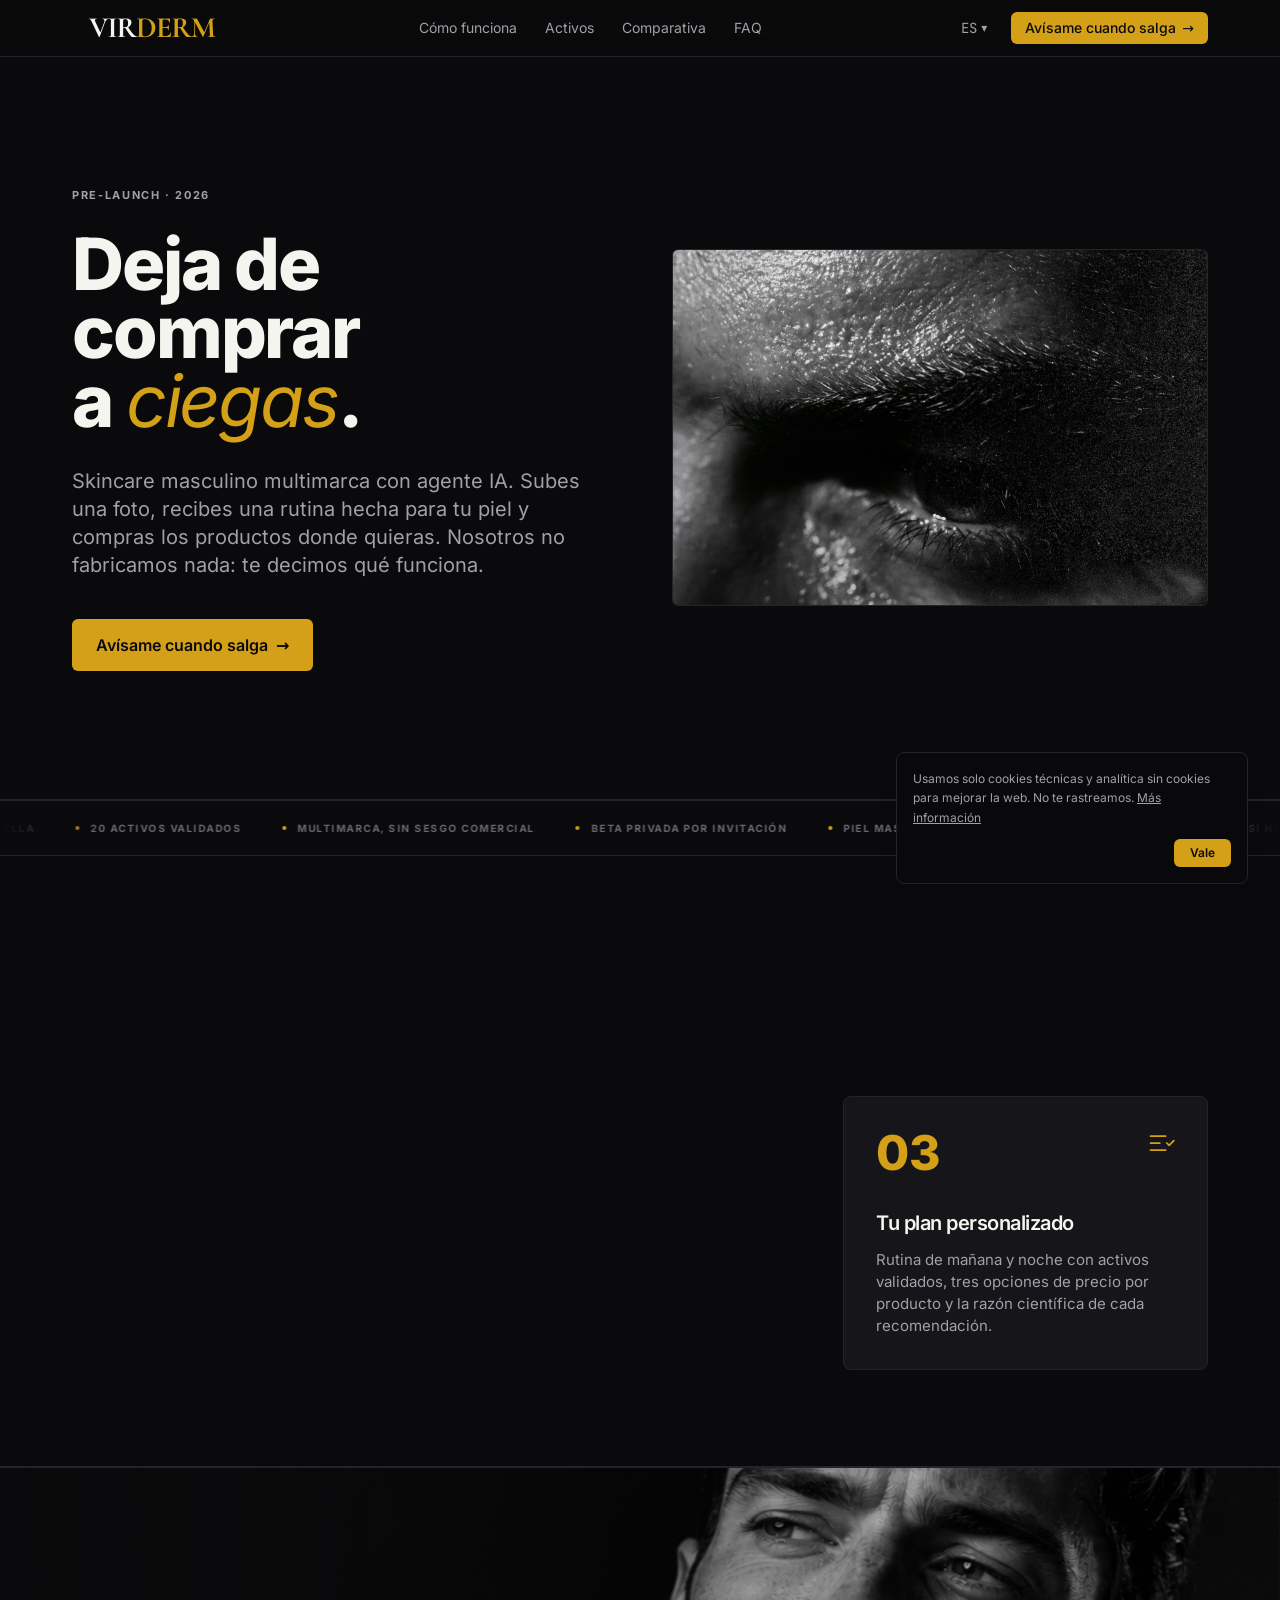
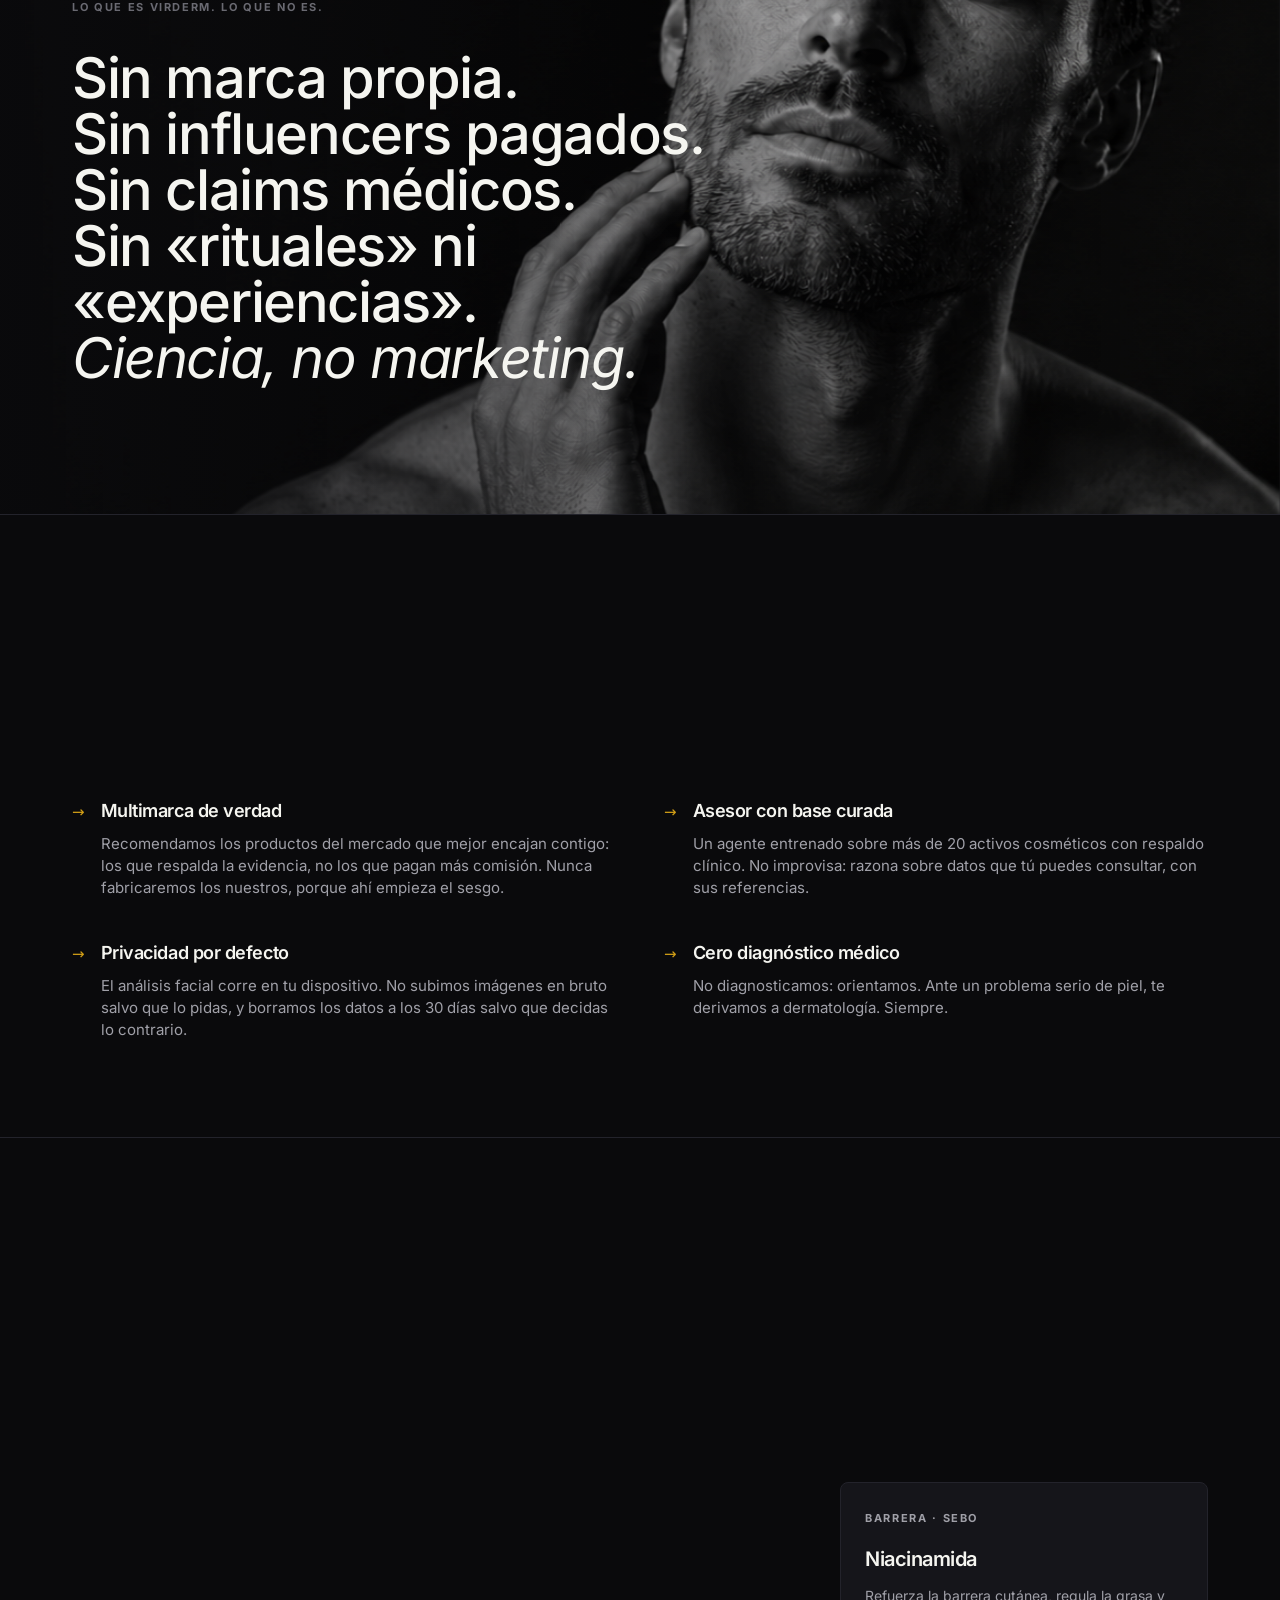
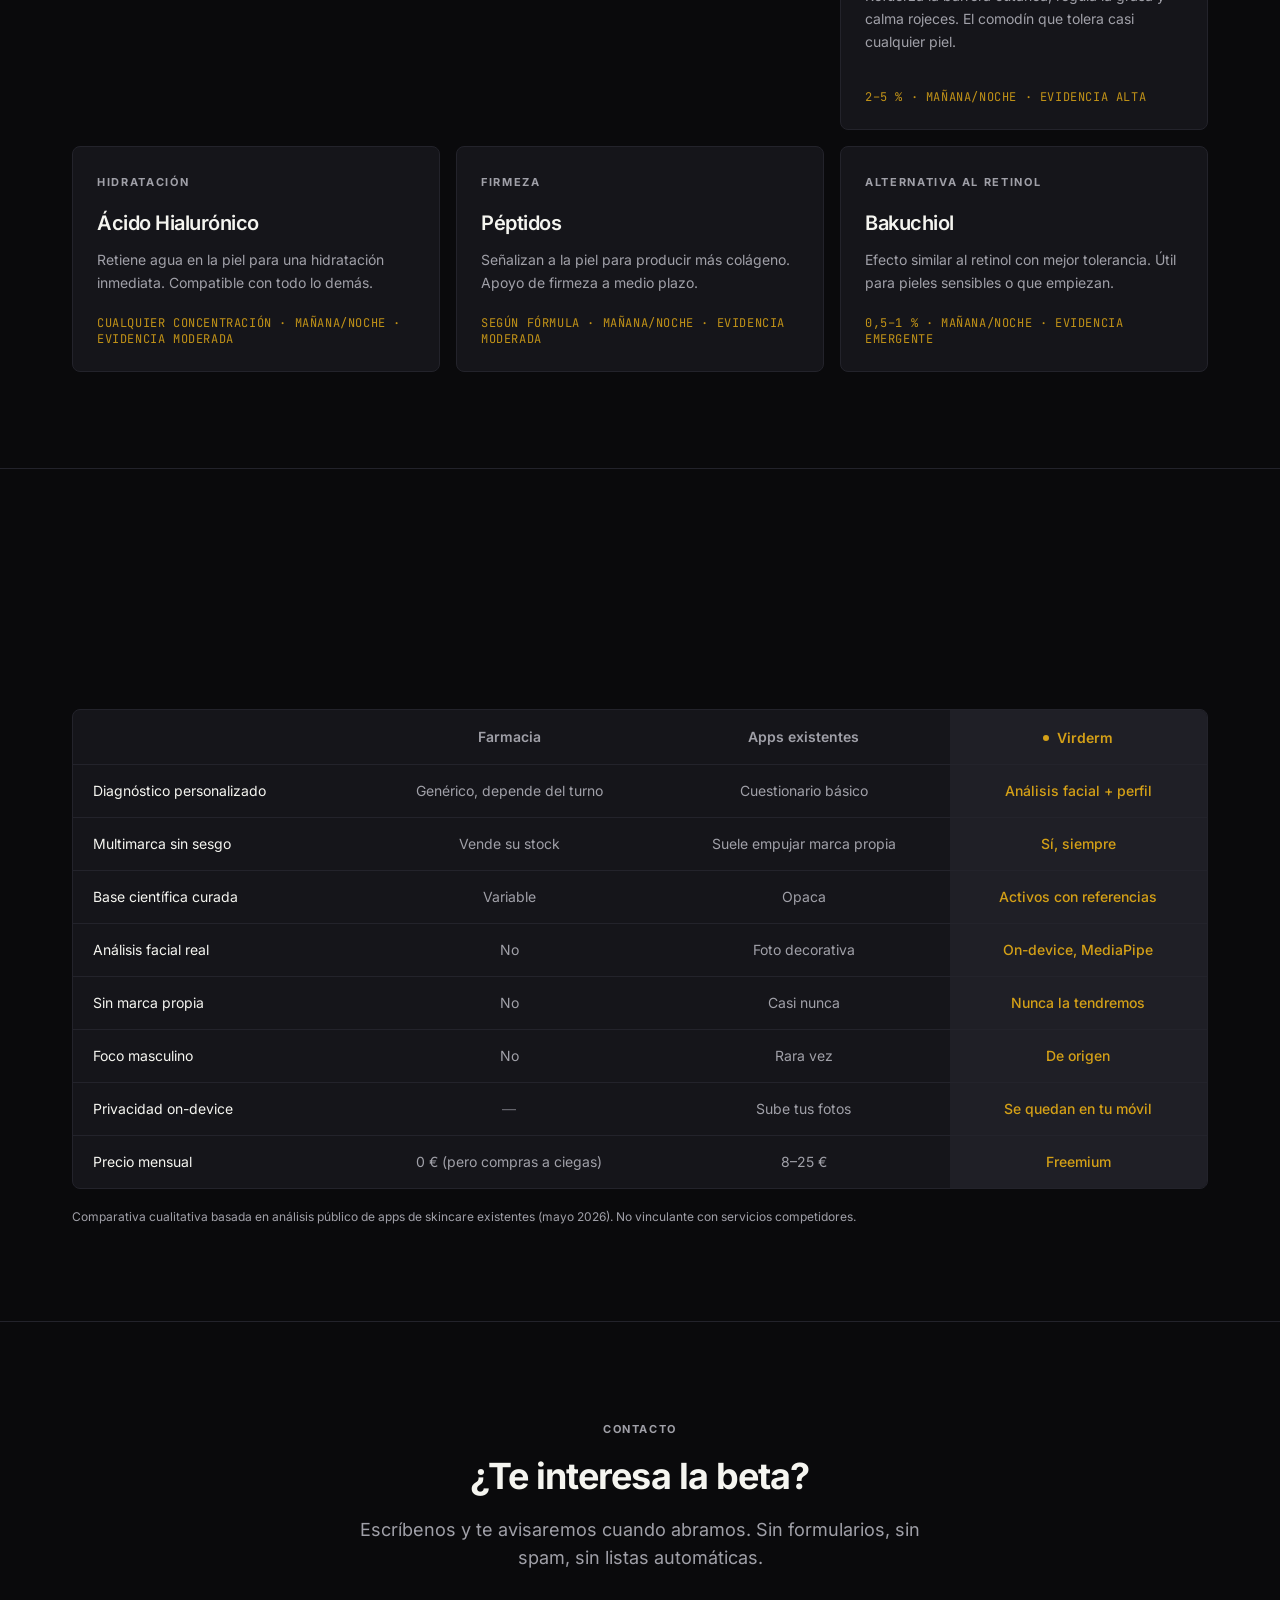
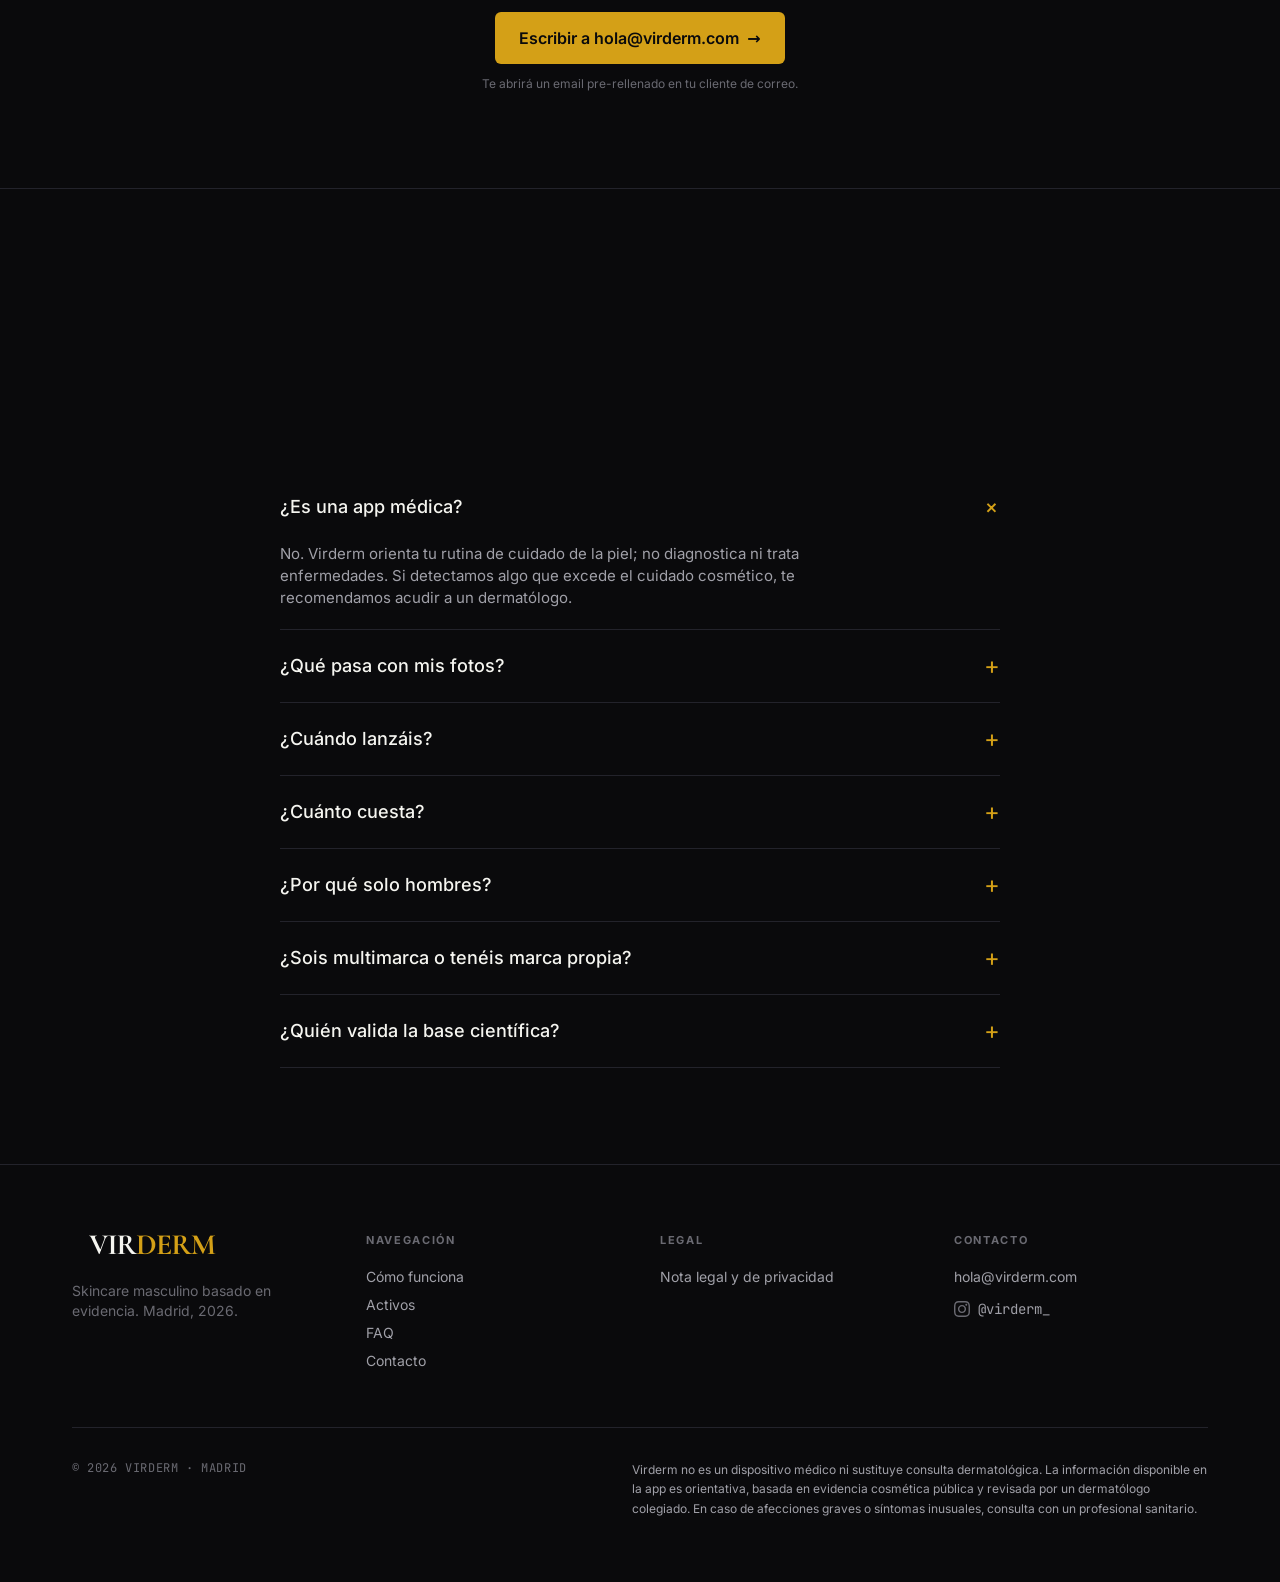
<file: index.html>
<!DOCTYPE html><html lang="es" class="dark"> <head><meta charset="UTF-8"><meta name="viewport" content="width=device-width, initial-scale=1"><meta name="theme-color" content="#0a0a0c"><meta name="color-scheme" content="dark"><meta name="robots" content="index, follow"><title>Virderm · Skincare masculino multimarca con agente IA</title><meta name="description" content="Subes una foto, recibes una rutina hecha para tu piel y compras los productos donde quieras. Nosotros no fabricamos nada: te decimos qué funciona."><link rel="canonical" href="https://virderm.com/"><link rel="alternate" hreflang="es-ES" href="https://virderm.com/"><link rel="alternate" hreflang="en" href="https://virderm.com/en/"><link rel="alternate" hreflang="fr-FR" href="https://virderm.com/fr/"><link rel="alternate" hreflang="it-IT" href="https://virderm.com/it/"><link rel="alternate" hreflang="x-default" href="https://virderm.com/"><meta property="og:site_name" content="Virderm"><meta property="og:title" content="Virderm · Skincare masculino multimarca con agente IA"><meta property="og:description" content="Subes una foto, recibes una rutina hecha para tu piel y compras los productos donde quieras. Nosotros no fabricamos nada: te decimos qué funciona."><meta property="og:type" content="website"><meta property="og:url" content="https://virderm.com/"><meta property="og:locale" content="es_ES"><meta property="og:locale:alternate" content="en_US"><meta property="og:locale:alternate" content="fr_FR"><meta property="og:locale:alternate" content="it_IT"><meta property="og:image" content="https://virderm.com/og-image.png"><meta property="og:image:width" content="1200"><meta property="og:image:height" content="630"><meta property="og:image:alt" content="Virderm — skincare masculino multimarca con agente IA"><meta name="twitter:card" content="summary_large_image"><meta name="twitter:title" content="Virderm · Skincare masculino multimarca con agente IA"><meta name="twitter:description" content="Subes una foto, recibes una rutina hecha para tu piel y compras los productos donde quieras. Nosotros no fabricamos nada: te decimos qué funciona."><meta name="twitter:image" content="https://virderm.com/og-image.png"><link rel="icon" type="image/png" href="/favicon.png"><link rel="apple-touch-icon" href="/favicon.png"><script type="application/ld+json">{"@context":"https://schema.org","@graph":[{"@type":"Organization","@id":"https://virderm.com/#organization","name":"Virderm","url":"https://virderm.com","logo":"https://virderm.com/virderm-wordmark-negative.svg","sameAs":["https://www.instagram.com/virderm_/"]},{"@type":"WebSite","@id":"https://virderm.com/#website","url":"https://virderm.com","name":"Virderm","description":"Subes una foto, recibes una rutina hecha para tu piel y compras los productos donde quieras. Nosotros no fabricamos nada: te decimos qué funciona.","publisher":{"@id":"https://virderm.com/#organization"},"inLanguage":["es-ES","en","fr-FR","it-IT"]}]}</script><script defer src="https://static.cloudflareinsights.com/beacon.min.js" data-cf-beacon="{&#34;token&#34;:&#34;697811aa11b74a20bcf086429ea1d1f1&#34;}"></script><noscript><style>
        [data-reveal] {
          opacity: 1 !important;
          transform: none !important;
        }
      </style></noscript><link rel="stylesheet" href="/_astro/index.r3L4p7IW.css">
<style>details[data-astro-cid-ltpqzwiw]>summary[data-astro-cid-ltpqzwiw]::-webkit-details-marker{display:none}details[data-astro-cid-ltpqzwiw]>summary[data-astro-cid-ltpqzwiw]::marker{display:none}
.manifesto-bg[data-astro-cid-5lwsku7t]{background-image:url(/manifiesto-bg.png);background-size:cover;background-position:center right;background-repeat:no-repeat;transform-origin:60% 50%;animation:manifesto-kenburns 42s ease-in-out infinite alternate}@keyframes manifesto-kenburns{0%{transform:scale(1.08) translate(0)}to{transform:scale(1.18) translate(-2%,-2%)}}@media(prefers-reduced-motion:reduce){.manifesto-bg[data-astro-cid-5lwsku7t]{animation:none;transform:scale(1.08)}}details[data-astro-cid-z6gx6xcw]>summary[data-astro-cid-z6gx6xcw]::-webkit-details-marker{display:none}details[data-astro-cid-z6gx6xcw]>summary[data-astro-cid-z6gx6xcw]{list-style:none}
</style></head> <body>  <div id="scroll-progress" aria-hidden="true" class="fixed inset-x-0 top-0 z-50 h-[2px] bg-transparent pointer-events-none"> <div id="scroll-progress-bar" class="h-full bg-accent transition-[width] duration-75 ease-out" style="width: 0%;"></div> </div> <script type="module">const n=document.getElementById("scroll-progress-bar");if(n){const e=()=>{const t=document.documentElement,o=t.scrollTop,s=t.scrollHeight-t.clientHeight,c=s>0?o/s*100:0;n.style.width=`${c}%`};e(),window.addEventListener("scroll",e,{passive:!0}),window.addEventListener("resize",e,{passive:!0})}</script> <header class="fixed inset-x-0 top-0 z-40 backdrop-blur-md bg-bg-primary/70 border-b border-border-subtle"> <div class="container-page flex h-14 items-center justify-between"> <a href="/#top" class="flex items-center" aria-label="Virderm — inicio"> <svg xmlns="http://www.w3.org/2000/svg" viewBox="0 0 500 100" role="img" aria-label="Virderm" class="h-7 w-auto md:h-8" preserveAspectRatio="xMidYMid meet"> <text x="250" y="78" font-family="'Cormorant Garamond', 'GT Sectra', 'Bodoni 72', Didot, 'Bodoni MT', 'Times New Roman', serif" font-size="92" font-weight="700" letter-spacing="-3" text-anchor="middle" style="text-rendering: geometricPrecision;"> <tspan fill="#f5f5f0">VIR</tspan><tspan fill="#d4a017">DERM</tspan> </text> </svg> </a> <nav class="hidden md:flex items-center gap-7 text-sm text-text-secondary"> <a href="#como-funciona" class="hover:text-text-primary transition-colors"> Cómo funciona </a><a href="#activos" class="hover:text-text-primary transition-colors"> Activos </a><a href="#comparativa" class="hover:text-text-primary transition-colors"> Comparativa </a><a href="#faq" class="hover:text-text-primary transition-colors"> FAQ </a> </nav> <div class="flex items-center gap-2 md:gap-3"> <details class="relative" data-astro-cid-ltpqzwiw> <summary class="flex min-h-[40px] cursor-pointer items-center gap-1 list-none rounded-md px-3 py-2 text-sm text-text-secondary transition-colors hover:text-text-primary" aria-label="Idioma" data-astro-cid-ltpqzwiw> <span class="font-mono" data-astro-cid-ltpqzwiw>ES</span> <span aria-hidden="true" class="text-xs" data-astro-cid-ltpqzwiw>▾</span> </summary> <div class="absolute right-0 z-50 mt-2 min-w-[150px] overflow-hidden rounded-md border border-border-subtle bg-bg-secondary py-1 shadow-lg" data-astro-cid-ltpqzwiw> <a href="/" hreflang="es" class="block px-3 py-1.5 text-sm transition-colors hover:bg-bg-tertiary text-accent font-medium" data-astro-cid-ltpqzwiw> Español </a><a href="/en/" hreflang="en" class="block px-3 py-1.5 text-sm transition-colors hover:bg-bg-tertiary text-text-secondary hover:text-text-primary" data-astro-cid-ltpqzwiw> English </a><a href="/fr/" hreflang="fr" class="block px-3 py-1.5 text-sm transition-colors hover:bg-bg-tertiary text-text-secondary hover:text-text-primary" data-astro-cid-ltpqzwiw> Français </a><a href="/it/" hreflang="it" class="block px-3 py-1.5 text-sm transition-colors hover:bg-bg-tertiary text-text-secondary hover:text-text-primary" data-astro-cid-ltpqzwiw> Italiano </a> </div> </details>  <a href="mailto:hola@virderm.com?subject=Quiero%20saber%20m%C3%A1s%20de%20la%20beta%20de%20Virderm&#38;body=Hola%2C%0A%0AMe%20interesa%20probar%20Virderm%20cuando%20lanc%C3%A9is.%20%C2%BFMe%20podr%C3%ADais%20avisar%3F%0A%0A(Opcional%3A%20cu%C3%A9ntame%20brevemente%20por%20qu%C3%A9%20te%20interesa%20o%20qu%C3%A9%20necesitas%20resolver)%0A%0AGracias!" class="inline-flex items-center gap-1.5 whitespace-nowrap rounded-md bg-accent px-3 py-1.5 text-sm font-medium text-text-inverse transition-all duration-150 hover:bg-accent-hover hover:scale-[1.02] md:px-3.5"> <span class="md:hidden">Avísame</span> <span class="hidden md:inline">Avísame cuando salga</span> <span aria-hidden="true">→</span> </a> </div> </div> </header> <main class="min-h-screen bg-bg-primary text-text-primary"> <section id="top" class="relative isolate border-b border-border-subtle overflow-hidden pt-14"> <div class="container-page relative"> <div class="grid items-center gap-10 py-12 md:grid-cols-2 md:gap-12 md:py-24 lg:py-32 lg:gap-16"> <div class="order-1 md:order-2 relative"> <div class="relative overflow-hidden rounded-md border border-border-subtle"> <img src="/hero-face.jpg" alt="Primer plano editorial de piel masculina en blanco y negro" width="1600" height="1066" loading="eager" decoding="async" class="block h-auto w-full"> <div aria-hidden="true" class="pointer-events-none absolute inset-0 bg-gradient-to-tr from-bg-primary/40 via-transparent to-transparent"></div> </div> </div> <div class="order-2 md:order-1 max-w-xl"> <p class="eyebrow reveal" style="animation-delay: 0ms;">Pre-launch · 2026</p> <h1 class="reveal mt-6 text-[2.5rem] leading-[1] font-extrabold tracking-[-0.03em] sm:text-5xl md:text-[3.75rem] md:leading-[0.95] lg:text-[4.5rem]" style="animation-delay: 120ms;">Deja de comprar<br />a <span class="italic text-accent font-medium">ciegas</span>.</h1> <p class="reveal mt-6 text-base leading-relaxed text-text-secondary md:mt-8 md:text-lg lg:text-xl" style="animation-delay: 260ms;"> Skincare masculino multimarca con agente IA. Subes una foto, recibes una rutina hecha para tu piel y compras los productos donde quieras. Nosotros no fabricamos nada: te decimos qué funciona. </p> <div class="reveal mt-8 md:mt-10" style="animation-delay: 400ms;"> <a href="mailto:hola@virderm.com?subject=Quiero%20saber%20m%C3%A1s%20de%20la%20beta%20de%20Virderm&#38;body=Hola%2C%0A%0AMe%20interesa%20probar%20Virderm%20cuando%20lanc%C3%A9is.%20%C2%BFMe%20podr%C3%ADais%20avisar%3F%0A%0A(Opcional%3A%20cu%C3%A9ntame%20brevemente%20por%20qu%C3%A9%20te%20interesa%20o%20qu%C3%A9%20necesitas%20resolver)%0A%0AGracias!" class="btn-primary group text-base px-6 py-3.5"> Avísame cuando salga <span aria-hidden="true" class="transition-transform group-hover:translate-x-0.5">→</span> </a> </div> </div> </div> </div> </section> <section aria-label="Indicadores de confianza" class="border-y border-border-subtle bg-bg-primary"> <div class="marquee-mask overflow-hidden py-4"> <div id="trust-marquee" class="flex w-max items-center gap-10 whitespace-nowrap will-change-transform" aria-hidden="true">  <span data-key="0-0" class="micro flex shrink-0 items-center gap-3 text-text-tertiary"> <span class="h-1 w-1 rounded-full bg-accent"></span> Piel masculina: 25% más gruesa, doble de sebo </span><span data-key="0-1" class="micro flex shrink-0 items-center gap-3 text-text-tertiary"> <span class="h-1 w-1 rounded-full bg-accent"></span> Casi nada del mercado está hecho para ella </span><span data-key="0-2" class="micro flex shrink-0 items-center gap-3 text-text-tertiary"> <span class="h-1 w-1 rounded-full bg-accent"></span> 20 activos validados </span><span data-key="0-3" class="micro flex shrink-0 items-center gap-3 text-text-tertiary"> <span class="h-1 w-1 rounded-full bg-accent"></span> Multimarca, sin sesgo comercial </span><span data-key="0-4" class="micro flex shrink-0 items-center gap-3 text-text-tertiary"> <span class="h-1 w-1 rounded-full bg-accent"></span> Beta privada por invitación </span><span data-key="1-0" class="micro flex shrink-0 items-center gap-3 text-text-tertiary"> <span class="h-1 w-1 rounded-full bg-accent"></span> Piel masculina: 25% más gruesa, doble de sebo </span><span data-key="1-1" class="micro flex shrink-0 items-center gap-3 text-text-tertiary"> <span class="h-1 w-1 rounded-full bg-accent"></span> Casi nada del mercado está hecho para ella </span><span data-key="1-2" class="micro flex shrink-0 items-center gap-3 text-text-tertiary"> <span class="h-1 w-1 rounded-full bg-accent"></span> 20 activos validados </span><span data-key="1-3" class="micro flex shrink-0 items-center gap-3 text-text-tertiary"> <span class="h-1 w-1 rounded-full bg-accent"></span> Multimarca, sin sesgo comercial </span><span data-key="1-4" class="micro flex shrink-0 items-center gap-3 text-text-tertiary"> <span class="h-1 w-1 rounded-full bg-accent"></span> Beta privada por invitación </span><span data-key="2-0" class="micro flex shrink-0 items-center gap-3 text-text-tertiary"> <span class="h-1 w-1 rounded-full bg-accent"></span> Piel masculina: 25% más gruesa, doble de sebo </span><span data-key="2-1" class="micro flex shrink-0 items-center gap-3 text-text-tertiary"> <span class="h-1 w-1 rounded-full bg-accent"></span> Casi nada del mercado está hecho para ella </span><span data-key="2-2" class="micro flex shrink-0 items-center gap-3 text-text-tertiary"> <span class="h-1 w-1 rounded-full bg-accent"></span> 20 activos validados </span><span data-key="2-3" class="micro flex shrink-0 items-center gap-3 text-text-tertiary"> <span class="h-1 w-1 rounded-full bg-accent"></span> Multimarca, sin sesgo comercial </span><span data-key="2-4" class="micro flex shrink-0 items-center gap-3 text-text-tertiary"> <span class="h-1 w-1 rounded-full bg-accent"></span> Beta privada por invitación </span> </div> </div>  <ul class="sr-only"> <li>Piel masculina: 25% más gruesa, doble de sebo</li><li>Casi nada del mercado está hecho para ella</li><li>20 activos validados</li><li>Multimarca, sin sesgo comercial</li><li>Beta privada por invitación</li> </ul> </section> <script type="module">const s=document.getElementById("trust-marquee"),l=typeof matchMedia=="function"&&matchMedia("(prefers-reduced-motion: reduce)").matches;if(s&&!l){let e=0,n=0,i=typeof window<"u"?window.scrollY:0,t=0;const c=()=>{t=s.scrollWidth/3};c(),window.addEventListener("resize",c,{passive:!0}),typeof document<"u"&&document.fonts&&document.fonts.ready&&document.fonts.ready.then(c).catch(()=>{}),window.addEventListener("scroll",()=>{const o=window.scrollY,a=o-i;i=o,n+=a*.6},{passive:!0});const r=.5,d=()=>{const o=r+n*.05;e-=o,t>0&&(e<=-t&&(e+=t),e>0&&(e-=t)),s.style.transform=`translate3d(${e}px, 0, 0)`,n*=.92,requestAnimationFrame(d)};requestAnimationFrame(d)}</script> <section id="como-funciona" class="border-b border-border-subtle py-16 md:py-24"> <div class="container-page"> <header data-reveal class="max-w-3xl"> <p class="eyebrow">Cómo funciona</p> <h2 class="mt-4 text-3xl font-bold tracking-tight md:text-4xl lg:text-[2.5rem] lg:leading-[1.05]"> Tres pasos, sin rodeos. </h2> </header> <div class="mt-14 grid gap-6 md:mt-16 md:grid-cols-3 md:gap-5"> <article data-reveal data-reveal-index="0" class="group flex flex-col rounded-lg border border-border-subtle bg-bg-secondary p-8 transition-[border-color,transform] duration-200 hover:-translate-y-0.5 hover:border-accent/40"> <div class="flex items-start justify-between gap-4"> <span class="font-sans text-5xl font-extrabold leading-none text-accent">01</span> <span class="text-accent" aria-hidden="true"> <svg viewBox="0 0 24 24" width="28" height="28" fill="none" stroke="currentColor" stroke-width="1.5" stroke-linecap="round" stroke-linejoin="round"> <path d="M9 5H7a2 2 0 0 0-2 2v12a2 2 0 0 0 2 2h10a2 2 0 0 0 2-2V7a2 2 0 0 0-2-2h-2"></path> <rect x="9" y="3" width="6" height="4" rx="1"></rect> <path d="M9 12h6"></path> <path d="M9 16h4"></path> </svg>   </span> </div> <h3 class="mt-8 text-xl font-semibold tracking-tight">Cuéntanos sobre ti</h3> <p class="mt-3 text-text-secondary">Edad, fototipo, tipo de piel, condiciones y presupuesto. Nada de cuestionarios infinitos.</p> </article><article data-reveal data-reveal-index="1" class="group flex flex-col rounded-lg border border-border-subtle bg-bg-secondary p-8 transition-[border-color,transform] duration-200 hover:-translate-y-0.5 hover:border-accent/40"> <div class="flex items-start justify-between gap-4"> <span class="font-sans text-5xl font-extrabold leading-none text-accent">02</span> <span class="text-accent" aria-hidden="true">  <svg viewBox="0 0 24 24" width="28" height="28" fill="none" stroke="currentColor" stroke-width="1.5" stroke-linecap="round" stroke-linejoin="round"> <path d="M3 7V5a2 2 0 0 1 2-2h2"></path> <path d="M17 3h2a2 2 0 0 1 2 2v2"></path> <path d="M21 17v2a2 2 0 0 1-2 2h-2"></path> <path d="M7 21H5a2 2 0 0 1-2-2v-2"></path> <path d="M9 10h.01"></path> <path d="M15 10h.01"></path> <path d="M9 15c.85.63 1.885 1 3 1s2.15-.37 3-1"></path> </svg>  </span> </div> <h3 class="mt-8 text-xl font-semibold tracking-tight">Análisis facial en tu móvil</h3> <p class="mt-3 text-text-secondary">La detección ocurre en tu teléfono. La foto no sale de tu dispositivo a menos que tú lo autorices.</p> </article><article data-reveal data-reveal-index="2" class="group flex flex-col rounded-lg border border-border-subtle bg-bg-secondary p-8 transition-[border-color,transform] duration-200 hover:-translate-y-0.5 hover:border-accent/40"> <div class="flex items-start justify-between gap-4"> <span class="font-sans text-5xl font-extrabold leading-none text-accent">03</span> <span class="text-accent" aria-hidden="true">   <svg viewBox="0 0 24 24" width="28" height="28" fill="none" stroke="currentColor" stroke-width="1.5" stroke-linecap="round" stroke-linejoin="round"> <path d="M11 12H3"></path> <path d="M16 6H3"></path> <path d="M16 18H3"></path> <path d="m17 12 2 2 4-4"></path> </svg> </span> </div> <h3 class="mt-8 text-xl font-semibold tracking-tight">Tu plan personalizado</h3> <p class="mt-3 text-text-secondary">Rutina de mañana y noche con activos validados, tres opciones de precio por producto y la razón científica de cada recomendación.</p> </article> </div> </div> </section> <section aria-labelledby="manifiesto-title" class="relative isolate overflow-hidden border-y border-border-subtle bg-bg-tertiary" data-astro-cid-5lwsku7t>  <div id="manifesto-parallax" aria-hidden="true" class="absolute inset-x-0 -inset-y-[20%] -z-20 will-change-transform" data-astro-cid-5lwsku7t>  <div class="manifesto-bg absolute inset-0" data-astro-cid-5lwsku7t></div> </div>  <div aria-hidden="true" class="absolute inset-0 -z-10 bg-gradient-to-b from-bg-primary/85 via-bg-primary/55 to-bg-primary/35 md:bg-gradient-to-r md:from-bg-primary/95 md:via-bg-primary/40 md:to-transparent" data-astro-cid-5lwsku7t></div> <div class="container-page relative py-24 md:py-32" data-astro-cid-5lwsku7t> <div class="max-w-md md:max-w-xl lg:max-w-2xl" data-astro-cid-5lwsku7t> <p class="eyebrow text-text-tertiary" data-astro-cid-5lwsku7t>Lo que es Virderm. Lo que no es.</p> <h2 id="manifiesto-title" class="mt-8 text-3xl font-medium leading-[1.15] tracking-tight md:text-5xl lg:text-[3.5rem]" data-astro-cid-5lwsku7t> <span class="reveal block" style="animation-delay: 0ms;" data-astro-cid-5lwsku7t> <span class="text-text-primary" data-astro-cid-5lwsku7t>Sin marca propia.</span> </span><span class="reveal block" style="animation-delay: 140ms;" data-astro-cid-5lwsku7t> <span class="text-text-primary" data-astro-cid-5lwsku7t>Sin influencers pagados.</span> </span><span class="reveal block" style="animation-delay: 280ms;" data-astro-cid-5lwsku7t> <span class="text-text-primary" data-astro-cid-5lwsku7t>Sin claims médicos.</span> </span><span class="reveal block" style="animation-delay: 420ms;" data-astro-cid-5lwsku7t> <span class="text-text-primary" data-astro-cid-5lwsku7t>Sin «rituales» ni «experiencias».</span> </span><span class="reveal block" style="animation-delay: 560ms;" data-astro-cid-5lwsku7t> <span class="italic font-normal text-text-primary" data-astro-cid-5lwsku7t>Ciencia, no marketing.</span> </span> </h2> </div> </div> </section>  <script type="module">const n=document.getElementById("manifesto-parallax"),c=typeof matchMedia=="function"&&matchMedia("(prefers-reduced-motion: reduce)").matches;if(n&&!c){let e=!1;const o=()=>{e=!1;const r=n.getBoundingClientRect(),t=window.innerHeight||0;if(t===0)return;const i=(r.top+r.height/2-t/2)/t,a=-Math.max(-1.5,Math.min(1.5,i))*80;n.style.transform=`translate3d(0, ${a}px, 0)`},s=()=>{e||(e=!0,requestAnimationFrame(o))};window.addEventListener("scroll",s,{passive:!0}),window.addEventListener("resize",s,{passive:!0}),o()}</script> <section id="por-que" class="border-b border-border-subtle py-16 md:py-24"> <div class="container-page"> <header data-reveal class="max-w-3xl"> <p class="eyebrow">Por qué Virderm</p> <h2 class="mt-4 text-3xl font-bold tracking-tight md:text-4xl lg:text-[2.5rem] lg:leading-[1.05]"> Lo que esperabas de una app de skincare hace cinco años. </h2> </header> <div class="mt-14 grid gap-x-12 gap-y-10 md:mt-16 md:grid-cols-2"> <div class="flex gap-4"> <span aria-hidden="true" class="mt-1 text-accent">
→
</span> <div> <h3 class="text-lg font-semibold tracking-tight">Multimarca de verdad</h3> <p class="mt-2 text-text-secondary">Recomendamos los productos del mercado que mejor encajan contigo: los que respalda la evidencia, no los que pagan más comisión. Nunca fabricaremos los nuestros, porque ahí empieza el sesgo.</p> </div> </div><div class="flex gap-4"> <span aria-hidden="true" class="mt-1 text-accent">
→
</span> <div> <h3 class="text-lg font-semibold tracking-tight">Asesor con base curada</h3> <p class="mt-2 text-text-secondary">Un agente entrenado sobre más de 20 activos cosméticos con respaldo clínico. No improvisa: razona sobre datos que tú puedes consultar, con sus referencias.</p> </div> </div><div class="flex gap-4"> <span aria-hidden="true" class="mt-1 text-accent">
→
</span> <div> <h3 class="text-lg font-semibold tracking-tight">Privacidad por defecto</h3> <p class="mt-2 text-text-secondary">El análisis facial corre en tu dispositivo. No subimos imágenes en bruto salvo que lo pidas, y borramos los datos a los 30 días salvo que decidas lo contrario.</p> </div> </div><div class="flex gap-4"> <span aria-hidden="true" class="mt-1 text-accent">
→
</span> <div> <h3 class="text-lg font-semibold tracking-tight">Cero diagnóstico médico</h3> <p class="mt-2 text-text-secondary">No diagnosticamos: orientamos. Ante un problema serio de piel, te derivamos a dermatología. Siempre.</p> </div> </div> </div> </div> </section> <section id="activos" class="border-b border-border-subtle py-16 md:py-24"> <div class="container-page"> <header data-reveal class="max-w-3xl"> <p class="eyebrow">Base científica</p> <h2 class="mt-4 text-3xl font-bold tracking-tight md:text-4xl lg:text-[2.5rem] lg:leading-[1.05]"> Activos validados, no productos. </h2> <p class="mt-5 text-base text-text-secondary md:text-lg">La inteligencia de Virderm vive en una base curada de activos cosméticos con respaldo clínico. El agente razona sobre ella para construir tu rutina — no recomienda listas hardcodeadas de productos.</p> </header> <div class="mt-14 grid gap-4 md:mt-16 sm:grid-cols-2 lg:grid-cols-3"> <article data-reveal data-reveal-index="0" class="group flex flex-col rounded-lg border border-border-subtle bg-bg-secondary p-6 transition-[border-color,transform] duration-200 hover:-translate-y-0.5 hover:border-accent/40"> <p class="eyebrow">Antiedad · referencia</p> <h3 class="mt-4 text-xl font-semibold tracking-tight">Retinol</h3> <p class="mt-3 flex-1 text-sm leading-relaxed text-text-secondary">El estándar de oro contra arrugas y textura. Acelera la renovación celular.</p> <p class="mt-5 font-mono text-xs uppercase tracking-wider text-accent/90">0,3–1 % · Noche · Evidencia alta</p> </article><article data-reveal data-reveal-index="1" class="group flex flex-col rounded-lg border border-border-subtle bg-bg-secondary p-6 transition-[border-color,transform] duration-200 hover:-translate-y-0.5 hover:border-accent/40"> <p class="eyebrow">Antioxidante</p> <h3 class="mt-4 text-xl font-semibold tracking-tight">Vitamina C</h3> <p class="mt-3 flex-1 text-sm leading-relaxed text-text-secondary">Protege frente al daño ambiental y unifica el tono. Mejor por la mañana, bajo protección solar.</p> <p class="mt-5 font-mono text-xs uppercase tracking-wider text-accent/90">10–20 % (L-ascórbico) · Mañana · Evidencia alta</p> </article><article data-reveal data-reveal-index="2" class="group flex flex-col rounded-lg border border-border-subtle bg-bg-secondary p-6 transition-[border-color,transform] duration-200 hover:-translate-y-0.5 hover:border-accent/40"> <p class="eyebrow">Barrera · sebo</p> <h3 class="mt-4 text-xl font-semibold tracking-tight">Niacinamida</h3> <p class="mt-3 flex-1 text-sm leading-relaxed text-text-secondary">Refuerza la barrera cutánea, regula la grasa y calma rojeces. El comodín que tolera casi cualquier piel.</p> <p class="mt-5 font-mono text-xs uppercase tracking-wider text-accent/90">2–5 % · Mañana/Noche · Evidencia alta</p> </article><article data-reveal data-reveal-index="3" class="group flex flex-col rounded-lg border border-border-subtle bg-bg-secondary p-6 transition-[border-color,transform] duration-200 hover:-translate-y-0.5 hover:border-accent/40"> <p class="eyebrow">Hidratación</p> <h3 class="mt-4 text-xl font-semibold tracking-tight">Ácido Hialurónico</h3> <p class="mt-3 flex-1 text-sm leading-relaxed text-text-secondary">Retiene agua en la piel para una hidratación inmediata. Compatible con todo lo demás.</p> <p class="mt-5 font-mono text-xs uppercase tracking-wider text-accent/90">Cualquier concentración · Mañana/Noche · Evidencia moderada</p> </article><article data-reveal data-reveal-index="4" class="group flex flex-col rounded-lg border border-border-subtle bg-bg-secondary p-6 transition-[border-color,transform] duration-200 hover:-translate-y-0.5 hover:border-accent/40"> <p class="eyebrow">Firmeza</p> <h3 class="mt-4 text-xl font-semibold tracking-tight">Péptidos</h3> <p class="mt-3 flex-1 text-sm leading-relaxed text-text-secondary">Señalizan a la piel para producir más colágeno. Apoyo de firmeza a medio plazo.</p> <p class="mt-5 font-mono text-xs uppercase tracking-wider text-accent/90">Según fórmula · Mañana/Noche · Evidencia moderada</p> </article><article data-reveal data-reveal-index="5" class="group flex flex-col rounded-lg border border-border-subtle bg-bg-secondary p-6 transition-[border-color,transform] duration-200 hover:-translate-y-0.5 hover:border-accent/40"> <p class="eyebrow">Alternativa al retinol</p> <h3 class="mt-4 text-xl font-semibold tracking-tight">Bakuchiol</h3> <p class="mt-3 flex-1 text-sm leading-relaxed text-text-secondary">Efecto similar al retinol con mejor tolerancia. Útil para pieles sensibles o que empiezan.</p> <p class="mt-5 font-mono text-xs uppercase tracking-wider text-accent/90">0,5–1 % · Mañana/Noche · Evidencia emergente</p> </article> </div> </div> </section> <section id="comparativa" class="border-b border-border-subtle py-16 md:py-24"> <div class="container-page"> <header data-reveal class="max-w-3xl"> <p class="eyebrow">En perspectiva</p> <h2 class="mt-4 text-3xl font-bold tracking-tight md:text-4xl lg:text-[2.5rem] lg:leading-[1.05]"> Cómo se compara con lo que ya existe. </h2> </header>  <div class="mt-14 space-y-4 md:hidden"> <article class="rounded-lg border border-border-subtle bg-bg-secondary p-5"> <p class="text-sm font-semibold text-text-primary">Diagnóstico personalizado</p> <dl class="mt-4 space-y-2"> <div class="flex items-baseline justify-between gap-4 rounded-md bg-bg-tertiary px-3 py-2.5"> <dt class="flex shrink-0 items-center gap-2 text-[10px] font-bold uppercase tracking-[0.15em] text-accent"> <span class="h-1 w-1 rounded-full bg-accent"></span> Virderm </dt> <dd class="text-right text-sm font-medium text-accent">Análisis facial + perfil</dd> </div> <div class="flex items-baseline justify-between gap-4 px-3"> <dt class="shrink-0 text-[10px] font-bold uppercase tracking-[0.15em] text-text-tertiary"> Farmacia </dt> <dd class="text-right text-sm text-text-secondary"> Genérico, depende del turno </dd> </div> <div class="flex items-baseline justify-between gap-4 px-3"> <dt class="shrink-0 text-[10px] font-bold uppercase tracking-[0.15em] text-text-tertiary"> Apps existentes </dt> <dd class="text-right text-sm text-text-secondary">Cuestionario básico</dd> </div> </dl> </article><article class="rounded-lg border border-border-subtle bg-bg-secondary p-5"> <p class="text-sm font-semibold text-text-primary">Multimarca sin sesgo</p> <dl class="mt-4 space-y-2"> <div class="flex items-baseline justify-between gap-4 rounded-md bg-bg-tertiary px-3 py-2.5"> <dt class="flex shrink-0 items-center gap-2 text-[10px] font-bold uppercase tracking-[0.15em] text-accent"> <span class="h-1 w-1 rounded-full bg-accent"></span> Virderm </dt> <dd class="text-right text-sm font-medium text-accent">Sí, siempre</dd> </div> <div class="flex items-baseline justify-between gap-4 px-3"> <dt class="shrink-0 text-[10px] font-bold uppercase tracking-[0.15em] text-text-tertiary"> Farmacia </dt> <dd class="text-right text-sm text-text-secondary"> Vende su stock </dd> </div> <div class="flex items-baseline justify-between gap-4 px-3"> <dt class="shrink-0 text-[10px] font-bold uppercase tracking-[0.15em] text-text-tertiary"> Apps existentes </dt> <dd class="text-right text-sm text-text-secondary">Suele empujar marca propia</dd> </div> </dl> </article><article class="rounded-lg border border-border-subtle bg-bg-secondary p-5"> <p class="text-sm font-semibold text-text-primary">Base científica curada</p> <dl class="mt-4 space-y-2"> <div class="flex items-baseline justify-between gap-4 rounded-md bg-bg-tertiary px-3 py-2.5"> <dt class="flex shrink-0 items-center gap-2 text-[10px] font-bold uppercase tracking-[0.15em] text-accent"> <span class="h-1 w-1 rounded-full bg-accent"></span> Virderm </dt> <dd class="text-right text-sm font-medium text-accent">Activos con referencias</dd> </div> <div class="flex items-baseline justify-between gap-4 px-3"> <dt class="shrink-0 text-[10px] font-bold uppercase tracking-[0.15em] text-text-tertiary"> Farmacia </dt> <dd class="text-right text-sm text-text-secondary"> Variable </dd> </div> <div class="flex items-baseline justify-between gap-4 px-3"> <dt class="shrink-0 text-[10px] font-bold uppercase tracking-[0.15em] text-text-tertiary"> Apps existentes </dt> <dd class="text-right text-sm text-text-secondary">Opaca</dd> </div> </dl> </article><article class="rounded-lg border border-border-subtle bg-bg-secondary p-5"> <p class="text-sm font-semibold text-text-primary">Análisis facial real</p> <dl class="mt-4 space-y-2"> <div class="flex items-baseline justify-between gap-4 rounded-md bg-bg-tertiary px-3 py-2.5"> <dt class="flex shrink-0 items-center gap-2 text-[10px] font-bold uppercase tracking-[0.15em] text-accent"> <span class="h-1 w-1 rounded-full bg-accent"></span> Virderm </dt> <dd class="text-right text-sm font-medium text-accent">On-device, MediaPipe</dd> </div> <div class="flex items-baseline justify-between gap-4 px-3"> <dt class="shrink-0 text-[10px] font-bold uppercase tracking-[0.15em] text-text-tertiary"> Farmacia </dt> <dd class="text-right text-sm text-text-secondary"> No </dd> </div> <div class="flex items-baseline justify-between gap-4 px-3"> <dt class="shrink-0 text-[10px] font-bold uppercase tracking-[0.15em] text-text-tertiary"> Apps existentes </dt> <dd class="text-right text-sm text-text-secondary">Foto decorativa</dd> </div> </dl> </article><article class="rounded-lg border border-border-subtle bg-bg-secondary p-5"> <p class="text-sm font-semibold text-text-primary">Sin marca propia</p> <dl class="mt-4 space-y-2"> <div class="flex items-baseline justify-between gap-4 rounded-md bg-bg-tertiary px-3 py-2.5"> <dt class="flex shrink-0 items-center gap-2 text-[10px] font-bold uppercase tracking-[0.15em] text-accent"> <span class="h-1 w-1 rounded-full bg-accent"></span> Virderm </dt> <dd class="text-right text-sm font-medium text-accent">Nunca la tendremos</dd> </div> <div class="flex items-baseline justify-between gap-4 px-3"> <dt class="shrink-0 text-[10px] font-bold uppercase tracking-[0.15em] text-text-tertiary"> Farmacia </dt> <dd class="text-right text-sm text-text-secondary"> No </dd> </div> <div class="flex items-baseline justify-between gap-4 px-3"> <dt class="shrink-0 text-[10px] font-bold uppercase tracking-[0.15em] text-text-tertiary"> Apps existentes </dt> <dd class="text-right text-sm text-text-secondary">Casi nunca</dd> </div> </dl> </article><article class="rounded-lg border border-border-subtle bg-bg-secondary p-5"> <p class="text-sm font-semibold text-text-primary">Foco masculino</p> <dl class="mt-4 space-y-2"> <div class="flex items-baseline justify-between gap-4 rounded-md bg-bg-tertiary px-3 py-2.5"> <dt class="flex shrink-0 items-center gap-2 text-[10px] font-bold uppercase tracking-[0.15em] text-accent"> <span class="h-1 w-1 rounded-full bg-accent"></span> Virderm </dt> <dd class="text-right text-sm font-medium text-accent">De origen</dd> </div> <div class="flex items-baseline justify-between gap-4 px-3"> <dt class="shrink-0 text-[10px] font-bold uppercase tracking-[0.15em] text-text-tertiary"> Farmacia </dt> <dd class="text-right text-sm text-text-secondary"> No </dd> </div> <div class="flex items-baseline justify-between gap-4 px-3"> <dt class="shrink-0 text-[10px] font-bold uppercase tracking-[0.15em] text-text-tertiary"> Apps existentes </dt> <dd class="text-right text-sm text-text-secondary">Rara vez</dd> </div> </dl> </article><article class="rounded-lg border border-border-subtle bg-bg-secondary p-5"> <p class="text-sm font-semibold text-text-primary">Privacidad on-device</p> <dl class="mt-4 space-y-2"> <div class="flex items-baseline justify-between gap-4 rounded-md bg-bg-tertiary px-3 py-2.5"> <dt class="flex shrink-0 items-center gap-2 text-[10px] font-bold uppercase tracking-[0.15em] text-accent"> <span class="h-1 w-1 rounded-full bg-accent"></span> Virderm </dt> <dd class="text-right text-sm font-medium text-accent">Se quedan en tu móvil</dd> </div> <div class="flex items-baseline justify-between gap-4 px-3"> <dt class="shrink-0 text-[10px] font-bold uppercase tracking-[0.15em] text-text-tertiary"> Farmacia </dt> <dd class="text-right text-sm text-text-secondary"> <span class="text-text-tertiary">—</span> </dd> </div> <div class="flex items-baseline justify-between gap-4 px-3"> <dt class="shrink-0 text-[10px] font-bold uppercase tracking-[0.15em] text-text-tertiary"> Apps existentes </dt> <dd class="text-right text-sm text-text-secondary">Sube tus fotos</dd> </div> </dl> </article><article class="rounded-lg border border-border-subtle bg-bg-secondary p-5"> <p class="text-sm font-semibold text-text-primary">Precio mensual</p> <dl class="mt-4 space-y-2"> <div class="flex items-baseline justify-between gap-4 rounded-md bg-bg-tertiary px-3 py-2.5"> <dt class="flex shrink-0 items-center gap-2 text-[10px] font-bold uppercase tracking-[0.15em] text-accent"> <span class="h-1 w-1 rounded-full bg-accent"></span> Virderm </dt> <dd class="text-right text-sm font-medium text-accent">Freemium</dd> </div> <div class="flex items-baseline justify-between gap-4 px-3"> <dt class="shrink-0 text-[10px] font-bold uppercase tracking-[0.15em] text-text-tertiary"> Farmacia </dt> <dd class="text-right text-sm text-text-secondary"> 0 € (pero compras a ciegas) </dd> </div> <div class="flex items-baseline justify-between gap-4 px-3"> <dt class="shrink-0 text-[10px] font-bold uppercase tracking-[0.15em] text-text-tertiary"> Apps existentes </dt> <dd class="text-right text-sm text-text-secondary">8–25 €</dd> </div> </dl> </article> </div>  <div class="mt-14 hidden overflow-x-auto rounded-lg border border-border-subtle bg-bg-secondary md:mt-16 md:block"> <table class="w-full min-w-[640px] border-collapse"> <thead> <tr class="border-b border-border-subtle"> <th class="px-5 py-4 text-left text-sm font-semibold text-text-secondary"></th> <th class="px-4 py-4 text-center text-sm font-semibold"> <span class="text-text-secondary">Farmacia</span> </th><th class="px-4 py-4 text-center text-sm font-semibold"> <span class="text-text-secondary">Apps existentes</span> </th><th class="px-4 py-4 text-center text-sm font-semibold bg-bg-tertiary"> <span class="inline-flex items-center gap-2"> <span class="h-1.5 w-1.5 rounded-full bg-accent"></span> <span class="text-accent">Virderm</span> </span> </th> </tr> </thead> <tbody> <tr class="border-b border-border-subtle"> <td class="px-5 py-4 text-sm text-text-primary">Diagnóstico personalizado</td> <td class="px-4 py-4 text-center text-sm  text-text-secondary"> Genérico, depende del turno </td><td class="px-4 py-4 text-center text-sm  text-text-secondary"> Cuestionario básico </td><td class="px-4 py-4 text-center text-sm bg-bg-tertiary text-accent font-medium"> Análisis facial + perfil </td> </tr><tr class="border-b border-border-subtle"> <td class="px-5 py-4 text-sm text-text-primary">Multimarca sin sesgo</td> <td class="px-4 py-4 text-center text-sm  text-text-secondary"> Vende su stock </td><td class="px-4 py-4 text-center text-sm  text-text-secondary"> Suele empujar marca propia </td><td class="px-4 py-4 text-center text-sm bg-bg-tertiary text-accent font-medium"> Sí, siempre </td> </tr><tr class="border-b border-border-subtle"> <td class="px-5 py-4 text-sm text-text-primary">Base científica curada</td> <td class="px-4 py-4 text-center text-sm  text-text-secondary"> Variable </td><td class="px-4 py-4 text-center text-sm  text-text-secondary"> Opaca </td><td class="px-4 py-4 text-center text-sm bg-bg-tertiary text-accent font-medium"> Activos con referencias </td> </tr><tr class="border-b border-border-subtle"> <td class="px-5 py-4 text-sm text-text-primary">Análisis facial real</td> <td class="px-4 py-4 text-center text-sm  text-text-secondary"> No </td><td class="px-4 py-4 text-center text-sm  text-text-secondary"> Foto decorativa </td><td class="px-4 py-4 text-center text-sm bg-bg-tertiary text-accent font-medium"> On-device, MediaPipe </td> </tr><tr class="border-b border-border-subtle"> <td class="px-5 py-4 text-sm text-text-primary">Sin marca propia</td> <td class="px-4 py-4 text-center text-sm  text-text-secondary"> No </td><td class="px-4 py-4 text-center text-sm  text-text-secondary"> Casi nunca </td><td class="px-4 py-4 text-center text-sm bg-bg-tertiary text-accent font-medium"> Nunca la tendremos </td> </tr><tr class="border-b border-border-subtle"> <td class="px-5 py-4 text-sm text-text-primary">Foco masculino</td> <td class="px-4 py-4 text-center text-sm  text-text-secondary"> No </td><td class="px-4 py-4 text-center text-sm  text-text-secondary"> Rara vez </td><td class="px-4 py-4 text-center text-sm bg-bg-tertiary text-accent font-medium"> De origen </td> </tr><tr class="border-b border-border-subtle"> <td class="px-5 py-4 text-sm text-text-primary">Privacidad on-device</td> <td class="px-4 py-4 text-center text-sm  text-text-tertiary">—</td><td class="px-4 py-4 text-center text-sm  text-text-secondary"> Sube tus fotos </td><td class="px-4 py-4 text-center text-sm bg-bg-tertiary text-accent font-medium"> Se quedan en tu móvil </td> </tr><tr class> <td class="px-5 py-4 text-sm text-text-primary">Precio mensual</td> <td class="px-4 py-4 text-center text-sm  text-text-secondary"> 0 € (pero compras a ciegas) </td><td class="px-4 py-4 text-center text-sm  text-text-secondary"> 8–25 € </td><td class="px-4 py-4 text-center text-sm bg-bg-tertiary text-accent font-medium"> Freemium </td> </tr> </tbody> </table> </div> <p class="mt-5 text-xs text-text-secondary">Comparativa cualitativa basada en análisis público de apps de skincare existentes (mayo 2026). No vinculante con servicios competidores.</p> </div> </section> <section id="contacto" class="border-b border-border-subtle py-16 md:py-24 scroll-mt-8"> <div class="container-page"> <div class="mx-auto max-w-xl text-center"> <p class="eyebrow">Contacto</p> <h2 class="mt-4 text-3xl font-bold tracking-tight md:text-4xl">¿Te interesa la beta?</h2> <p class="mt-5 text-base text-text-secondary md:text-lg">Escríbenos y te avisaremos cuando abramos. Sin formularios, sin spam, sin listas automáticas.</p> <div class="mt-10 flex flex-col items-center gap-3"> <a href="mailto:hola@virderm.com?subject=Quiero%20saber%20m%C3%A1s%20de%20la%20beta%20de%20Virderm&#38;body=Hola%2C%0A%0AMe%20interesa%20probar%20Virderm%20cuando%20lanc%C3%A9is.%20%C2%BFMe%20podr%C3%ADais%20avisar%3F%0A%0A(Opcional%3A%20cu%C3%A9ntame%20brevemente%20por%20qu%C3%A9%20te%20interesa%20o%20qu%C3%A9%20necesitas%20resolver)%0A%0AGracias!" class="btn-primary group text-base px-6 py-3.5"> Escribir a hola@virderm.com <span aria-hidden="true" class="transition-transform group-hover:translate-x-0.5">→</span> </a> <p class="text-xs text-text-tertiary">Te abrirá un email pre-rellenado en tu cliente de correo.</p> </div> </div> </div> </section> <section id="faq" class="border-b border-border-subtle py-16 md:py-24" data-astro-cid-z6gx6xcw> <div class="container-page" data-astro-cid-z6gx6xcw> <header data-reveal class="max-w-3xl" data-astro-cid-z6gx6xcw> <p class="eyebrow" data-astro-cid-z6gx6xcw>Preguntas frecuentes</p> <h2 class="mt-4 text-3xl font-bold tracking-tight md:text-4xl lg:text-[2.5rem] lg:leading-[1.05]" data-astro-cid-z6gx6xcw> Lo que la gente nos pregunta antes de apuntarse. </h2> </header> <div class="container-content mt-14 md:mt-16 px-0" data-astro-cid-z6gx6xcw> <ul data-astro-cid-z6gx6xcw> <li class="border-b border-border-subtle" data-astro-cid-z6gx6xcw> <details class="group" open data-astro-cid-z6gx6xcw> <summary class="flex w-full items-center justify-between gap-6 py-5 cursor-pointer list-none text-text-primary transition-colors duration-150 hover:text-accent" data-astro-cid-z6gx6xcw> <span class="text-base font-medium md:text-lg" data-astro-cid-z6gx6xcw>¿Es una app médica?</span> <span aria-hidden="true" class="text-2xl text-accent transition-transform duration-200 group-open:rotate-45" data-astro-cid-z6gx6xcw>
+
</span> </summary> <div class="pb-5" data-astro-cid-z6gx6xcw> <p class="max-w-prose text-text-secondary" data-astro-cid-z6gx6xcw>No. Virderm orienta tu rutina de cuidado de la piel; no diagnostica ni trata enfermedades. Si detectamos algo que excede el cuidado cosmético, te recomendamos acudir a un dermatólogo.</p> </div> </details> </li><li class="border-b border-border-subtle" data-astro-cid-z6gx6xcw> <details class="group" data-astro-cid-z6gx6xcw> <summary class="flex w-full items-center justify-between gap-6 py-5 cursor-pointer list-none text-text-primary transition-colors duration-150 hover:text-accent" data-astro-cid-z6gx6xcw> <span class="text-base font-medium md:text-lg" data-astro-cid-z6gx6xcw>¿Qué pasa con mis fotos?</span> <span aria-hidden="true" class="text-2xl text-accent transition-transform duration-200 group-open:rotate-45" data-astro-cid-z6gx6xcw>
+
</span> </summary> <div class="pb-5" data-astro-cid-z6gx6xcw> <p class="max-w-prose text-text-secondary" data-astro-cid-z6gx6xcw>El análisis facial se ejecuta en tu propio teléfono. No subimos la imagen en bruto a nuestros servidores salvo que tú lo autorices, y los datos se borran a los 30 días por defecto. Tú mandas.</p> </div> </details> </li><li class="border-b border-border-subtle" data-astro-cid-z6gx6xcw> <details class="group" data-astro-cid-z6gx6xcw> <summary class="flex w-full items-center justify-between gap-6 py-5 cursor-pointer list-none text-text-primary transition-colors duration-150 hover:text-accent" data-astro-cid-z6gx6xcw> <span class="text-base font-medium md:text-lg" data-astro-cid-z6gx6xcw>¿Cuándo lanzáis?</span> <span aria-hidden="true" class="text-2xl text-accent transition-transform duration-200 group-open:rotate-45" data-astro-cid-z6gx6xcw>
+
</span> </summary> <div class="pb-5" data-astro-cid-z6gx6xcw> <p class="max-w-prose text-text-secondary" data-astro-cid-z6gx6xcw>Estamos en pre-lanzamiento. La beta privada arranca en 2026, por invitación y con plazas limitadas. Si te interesa probarla, escríbenos a hola@virderm.com y te avisaremos en cuanto abramos.</p> </div> </details> </li><li class="border-b border-border-subtle" data-astro-cid-z6gx6xcw> <details class="group" data-astro-cid-z6gx6xcw> <summary class="flex w-full items-center justify-between gap-6 py-5 cursor-pointer list-none text-text-primary transition-colors duration-150 hover:text-accent" data-astro-cid-z6gx6xcw> <span class="text-base font-medium md:text-lg" data-astro-cid-z6gx6xcw>¿Cuánto cuesta?</span> <span aria-hidden="true" class="text-2xl text-accent transition-transform duration-200 group-open:rotate-45" data-astro-cid-z6gx6xcw>
+
</span> </summary> <div class="pb-5" data-astro-cid-z6gx6xcw> <p class="max-w-prose text-text-secondary" data-astro-cid-z6gx6xcw>Freemium. El análisis y la rutina base son gratuitos; las funciones avanzadas irán en un plan de pago. Los productos los compras donde quieras: Virderm no te vende cosmética.</p> </div> </details> </li><li class="border-b border-border-subtle" data-astro-cid-z6gx6xcw> <details class="group" data-astro-cid-z6gx6xcw> <summary class="flex w-full items-center justify-between gap-6 py-5 cursor-pointer list-none text-text-primary transition-colors duration-150 hover:text-accent" data-astro-cid-z6gx6xcw> <span class="text-base font-medium md:text-lg" data-astro-cid-z6gx6xcw>¿Por qué solo hombres?</span> <span aria-hidden="true" class="text-2xl text-accent transition-transform duration-200 group-open:rotate-45" data-astro-cid-z6gx6xcw>
+
</span> </summary> <div class="pb-5" data-astro-cid-z6gx6xcw> <p class="max-w-prose text-text-secondary" data-astro-cid-z6gx6xcw>Porque el skincare masculino está mal atendido: o se ignora, o se simplifica en exceso. Y la piel del hombre es distinta de origen — más gruesa, más grasa. Preferimos resolver muy bien un público antes que regular para todos. Es foco, no exclusión.</p> </div> </details> </li><li class="border-b border-border-subtle" data-astro-cid-z6gx6xcw> <details class="group" data-astro-cid-z6gx6xcw> <summary class="flex w-full items-center justify-between gap-6 py-5 cursor-pointer list-none text-text-primary transition-colors duration-150 hover:text-accent" data-astro-cid-z6gx6xcw> <span class="text-base font-medium md:text-lg" data-astro-cid-z6gx6xcw>¿Sois multimarca o tenéis marca propia?</span> <span aria-hidden="true" class="text-2xl text-accent transition-transform duration-200 group-open:rotate-45" data-astro-cid-z6gx6xcw>
+
</span> </summary> <div class="pb-5" data-astro-cid-z6gx6xcw> <p class="max-w-prose text-text-secondary" data-astro-cid-z6gx6xcw>Multimarca, y nunca tendremos marca propia. En el momento en que fabricáramos nuestros productos, nuestra recomendación dejaría de ser neutral. Ese es el límite que no cruzamos.</p> </div> </details> </li><li class="border-b border-border-subtle" data-astro-cid-z6gx6xcw> <details class="group" data-astro-cid-z6gx6xcw> <summary class="flex w-full items-center justify-between gap-6 py-5 cursor-pointer list-none text-text-primary transition-colors duration-150 hover:text-accent" data-astro-cid-z6gx6xcw> <span class="text-base font-medium md:text-lg" data-astro-cid-z6gx6xcw>¿Quién valida la base científica?</span> <span aria-hidden="true" class="text-2xl text-accent transition-transform duration-200 group-open:rotate-45" data-astro-cid-z6gx6xcw>
+
</span> </summary> <div class="pb-5" data-astro-cid-z6gx6xcw> <p class="max-w-prose text-text-secondary" data-astro-cid-z6gx6xcw>Cada activo se apoya en literatura clínica con sus referencias (DOIs) consultables en la app. La base está sometida a revisión dermatológica antes del lanzamiento.</p> </div> </details> </li> </ul> </div> </div> </section>  </main> <footer class="bg-bg-primary py-16"> <div class="container-page"> <div class="grid gap-10 md:grid-cols-4"> <div> <svg xmlns="http://www.w3.org/2000/svg" viewBox="0 0 500 100" role="img" aria-label="Virderm" class="h-8 w-auto" preserveAspectRatio="xMidYMid meet"> <text x="250" y="78" font-family="'Cormorant Garamond', 'GT Sectra', 'Bodoni 72', Didot, 'Bodoni MT', 'Times New Roman', serif" font-size="92" font-weight="700" letter-spacing="-3" text-anchor="middle" style="text-rendering: geometricPrecision;"> <tspan fill="#f5f5f0">VIR</tspan><tspan fill="#d4a017">DERM</tspan> </text> </svg> <p class="mt-5 max-w-xs text-sm text-text-tertiary">Skincare masculino basado en evidencia. Madrid, 2026.</p> </div> <div> <p class="eyebrow text-text-tertiary">Navegación</p> <ul class="mt-4 space-y-2 text-sm"> <li> <a href="#como-funciona" class="text-text-secondary transition-colors hover:text-text-primary"> Cómo funciona </a> </li><li> <a href="#activos" class="text-text-secondary transition-colors hover:text-text-primary"> Activos </a> </li><li> <a href="#faq" class="text-text-secondary transition-colors hover:text-text-primary"> FAQ </a> </li><li> <a href="#contacto" class="text-text-secondary transition-colors hover:text-text-primary"> Contacto </a> </li> </ul> </div> <div> <p class="eyebrow text-text-tertiary">Legal</p> <ul class="mt-4 space-y-2 text-sm"> <li> <a href="/nota-legal-y-privacidad" class="text-text-secondary transition-colors hover:text-text-primary"> Nota legal y de privacidad </a> </li> </ul> </div> <div> <p class="eyebrow text-text-tertiary">Contacto</p> <ul class="mt-4 space-y-3 text-sm"> <li> <a href="mailto:hola@virderm.com" class="inline-block text-text-secondary transition-colors hover:text-text-primary"> hola@virderm.com </a> </li> <li> <a href="https://www.instagram.com/virderm_/" target="_blank" rel="noopener noreferrer" aria-label="Síguenos en Instagram @virderm_" class="group inline-flex items-center gap-2 text-text-secondary transition-colors hover:text-text-primary"> <svg class="h-4 w-4 shrink-0 text-text-tertiary transition-colors group-hover:text-accent" viewBox="0 0 24 24" fill="currentColor" aria-hidden="true"> <path d="M12 2.163c3.204 0 3.584.012 4.849.07 3.252.148 4.771 1.691 4.919 4.919.058 1.265.069 1.645.069 4.849 0 3.205-.012 3.584-.069 4.849-.149 3.225-1.664 4.771-4.919 4.919-1.266.058-1.644.07-4.849.07-3.204 0-3.584-.012-4.849-.07-3.26-.149-4.771-1.699-4.919-4.92-.058-1.265-.07-1.644-.07-4.849 0-3.204.013-3.583.07-4.849.149-3.227 1.664-4.771 4.919-4.919 1.266-.057 1.645-.069 4.849-.069zm0-2.163c-3.259 0-3.667.014-4.947.072-4.358.2-6.78 2.618-6.98 6.98-.059 1.281-.073 1.689-.073 4.948 0 3.259.014 3.668.072 4.948.2 4.358 2.618 6.78 6.98 6.98 1.281.058 1.689.072 4.948.072 3.259 0 3.668-.014 4.948-.072 4.354-.2 6.782-2.618 6.979-6.98.059-1.28.073-1.689.073-4.948 0-3.259-.014-3.667-.072-4.947-.196-4.354-2.617-6.78-6.979-6.98-1.281-.059-1.69-.073-4.949-.073zm0 5.838c-3.403 0-6.162 2.759-6.162 6.162s2.759 6.163 6.162 6.163 6.162-2.759 6.162-6.163c0-3.403-2.759-6.162-6.162-6.162zm0 10.162c-2.209 0-4-1.79-4-4 0-2.209 1.791-4 4-4s4 1.791 4 4c0 2.21-1.791 4-4 4zm6.406-11.845c-.796 0-1.441.645-1.441 1.44s.645 1.44 1.441 1.44c.795 0 1.439-.645 1.439-1.44s-.644-1.44-1.439-1.44z"></path> </svg> <span class="font-mono">@virderm_</span> </a> </li> </ul> </div> </div> <div class="mt-14 flex flex-col gap-4 border-t border-border-subtle pt-8 md:flex-row md:items-start md:justify-between"> <p class="font-mono text-xs uppercase tracking-wider text-text-tertiary">© 2026 Virderm · Madrid</p> <p class="max-w-xl text-xs leading-relaxed text-text-secondary">Virderm no es un dispositivo médico ni sustituye consulta dermatológica. La información disponible en la app es orientativa, basada en evidencia cosmética pública y revisada por un dermatólogo colegiado. En caso de afecciones graves o síntomas inusuales, consulta con un profesional sanitario.</p> </div> </div> </footer>  <div data-cookie-notice hidden class="fixed inset-x-0 bottom-0 z-50 px-4 pb-4 sm:inset-x-auto sm:right-4 sm:max-w-sm"> <div role="region" aria-label="Aviso de cookies" class="rounded-lg border border-border-subtle bg-bg-primary/95 p-4 shadow-xl backdrop-blur-sm"> <p class="text-xs leading-relaxed text-text-secondary"> Usamos solo cookies técnicas y analítica sin cookies para mejorar la web. No te rastreamos.  <a href="/nota-legal-y-privacidad" class="underline transition-colors hover:text-text-primary">Más información</a> </p> <div class="mt-3 flex justify-end"> <button type="button" data-cookie-accept class="rounded-md bg-accent px-4 py-1.5 text-xs font-semibold text-text-inverse transition-colors hover:bg-accent-hover focus-visible:outline-none focus-visible:ring-2 focus-visible:ring-accent focus-visible:ring-offset-2 focus-visible:ring-offset-bg-primary"> Vale </button> </div> </div> </div> <script type="module">const c="virderm_cookie_notice_v1",e=document.querySelector("[data-cookie-notice]");if(e){let t=!1;try{t=localStorage.getItem(c)==="1"}catch{}t||(e.hidden=!1,e.querySelector("[data-cookie-accept]")?.addEventListener("click",()=>{e.hidden=!0;try{localStorage.setItem(c,"1")}catch{}}))}</script> <script type="module">const c="https://cobrpnpxuagfqwiggkwl.supabase.co",a="virderm_src_tracked";{let e=!1;try{e=sessionStorage.getItem(a)==="1"}catch{}if(!e){try{sessionStorage.setItem(a,"1")}catch{}const t=new URLSearchParams(location.search),r={path:location.pathname,referrer:document.referrer||null,utm_source:t.get("utm_source"),utm_medium:t.get("utm_medium"),utm_campaign:t.get("utm_campaign"),utm_content:t.get("utm_content"),utm_term:t.get("utm_term"),lang:navigator.language};fetch(`${c}/functions/v1/web-track`,{method:"POST",headers:{"Content-Type":"application/json"},body:JSON.stringify(r),keepalive:!0,mode:"cors"}).catch(()=>{})}}</script> <script type="module">const e=document.querySelectorAll("[data-reveal]"),n=typeof matchMedia=="function"&&matchMedia("(prefers-reduced-motion: reduce)").matches;if(e.length&&!n&&"IntersectionObserver"in window){const t=new IntersectionObserver(r=>{r.forEach(o=>{const a=o.target;if(o.isIntersecting){const s=Number(a.dataset.revealIndex??0);window.setTimeout(()=>{a.dataset.revealed="true"},s*120)}else a.dataset.revealed="false"})},{threshold:.15,rootMargin:"0px 0px -5% 0px"});e.forEach(r=>t.observe(r))}else e.length&&e.forEach(t=>t.dataset.revealed="true");</script> </body> </html>
</file>
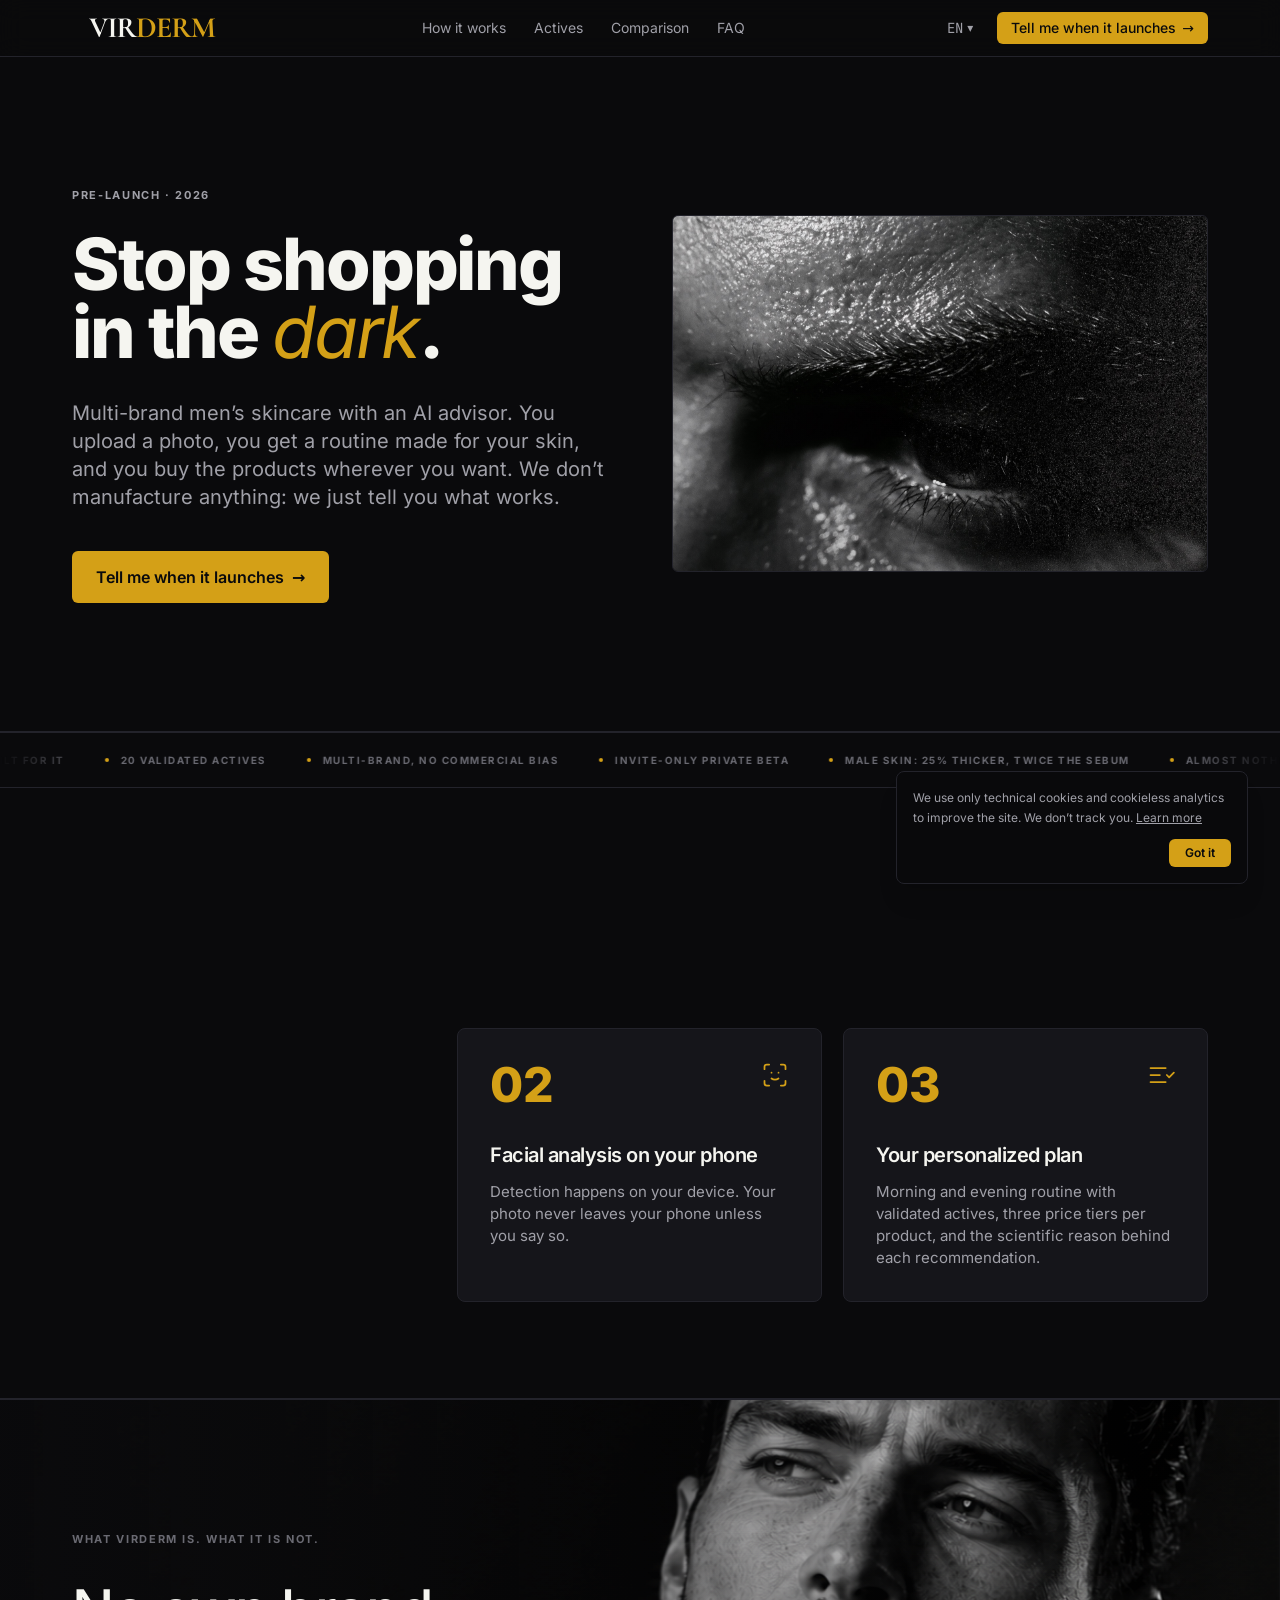
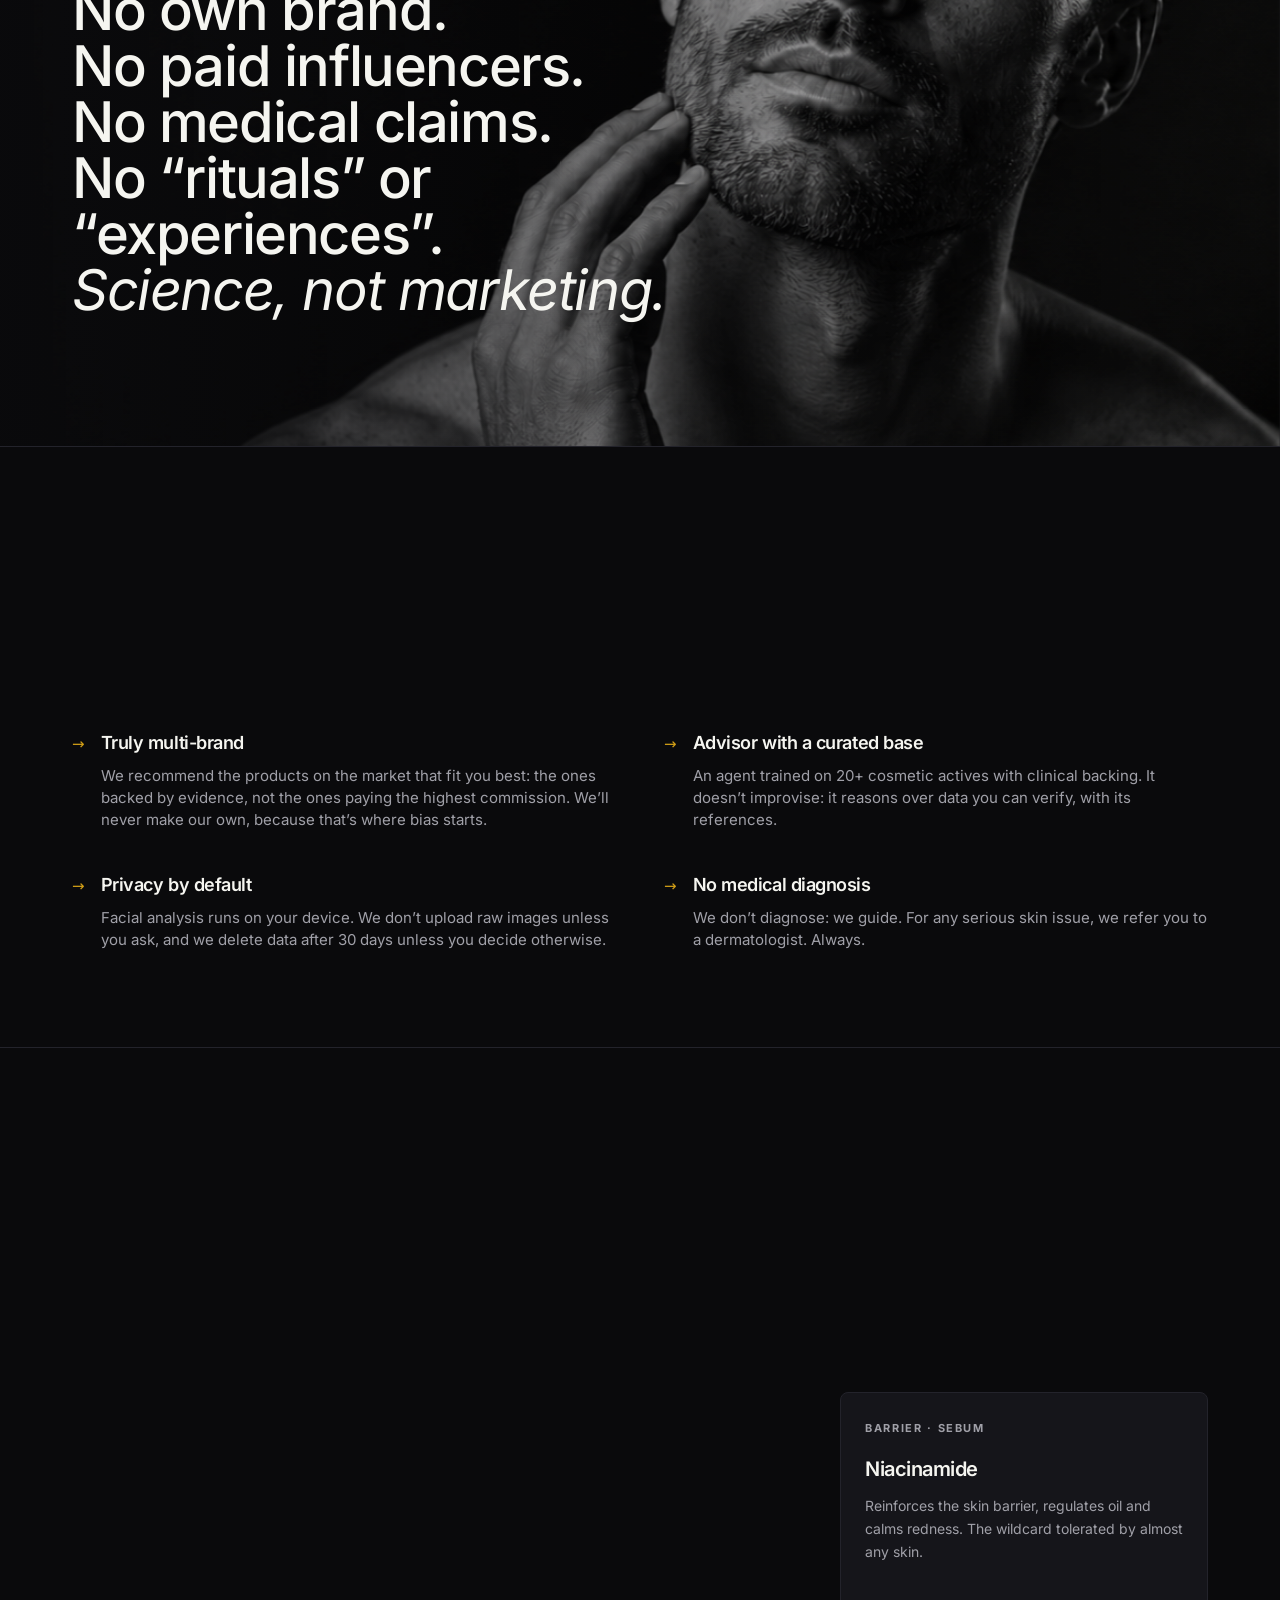
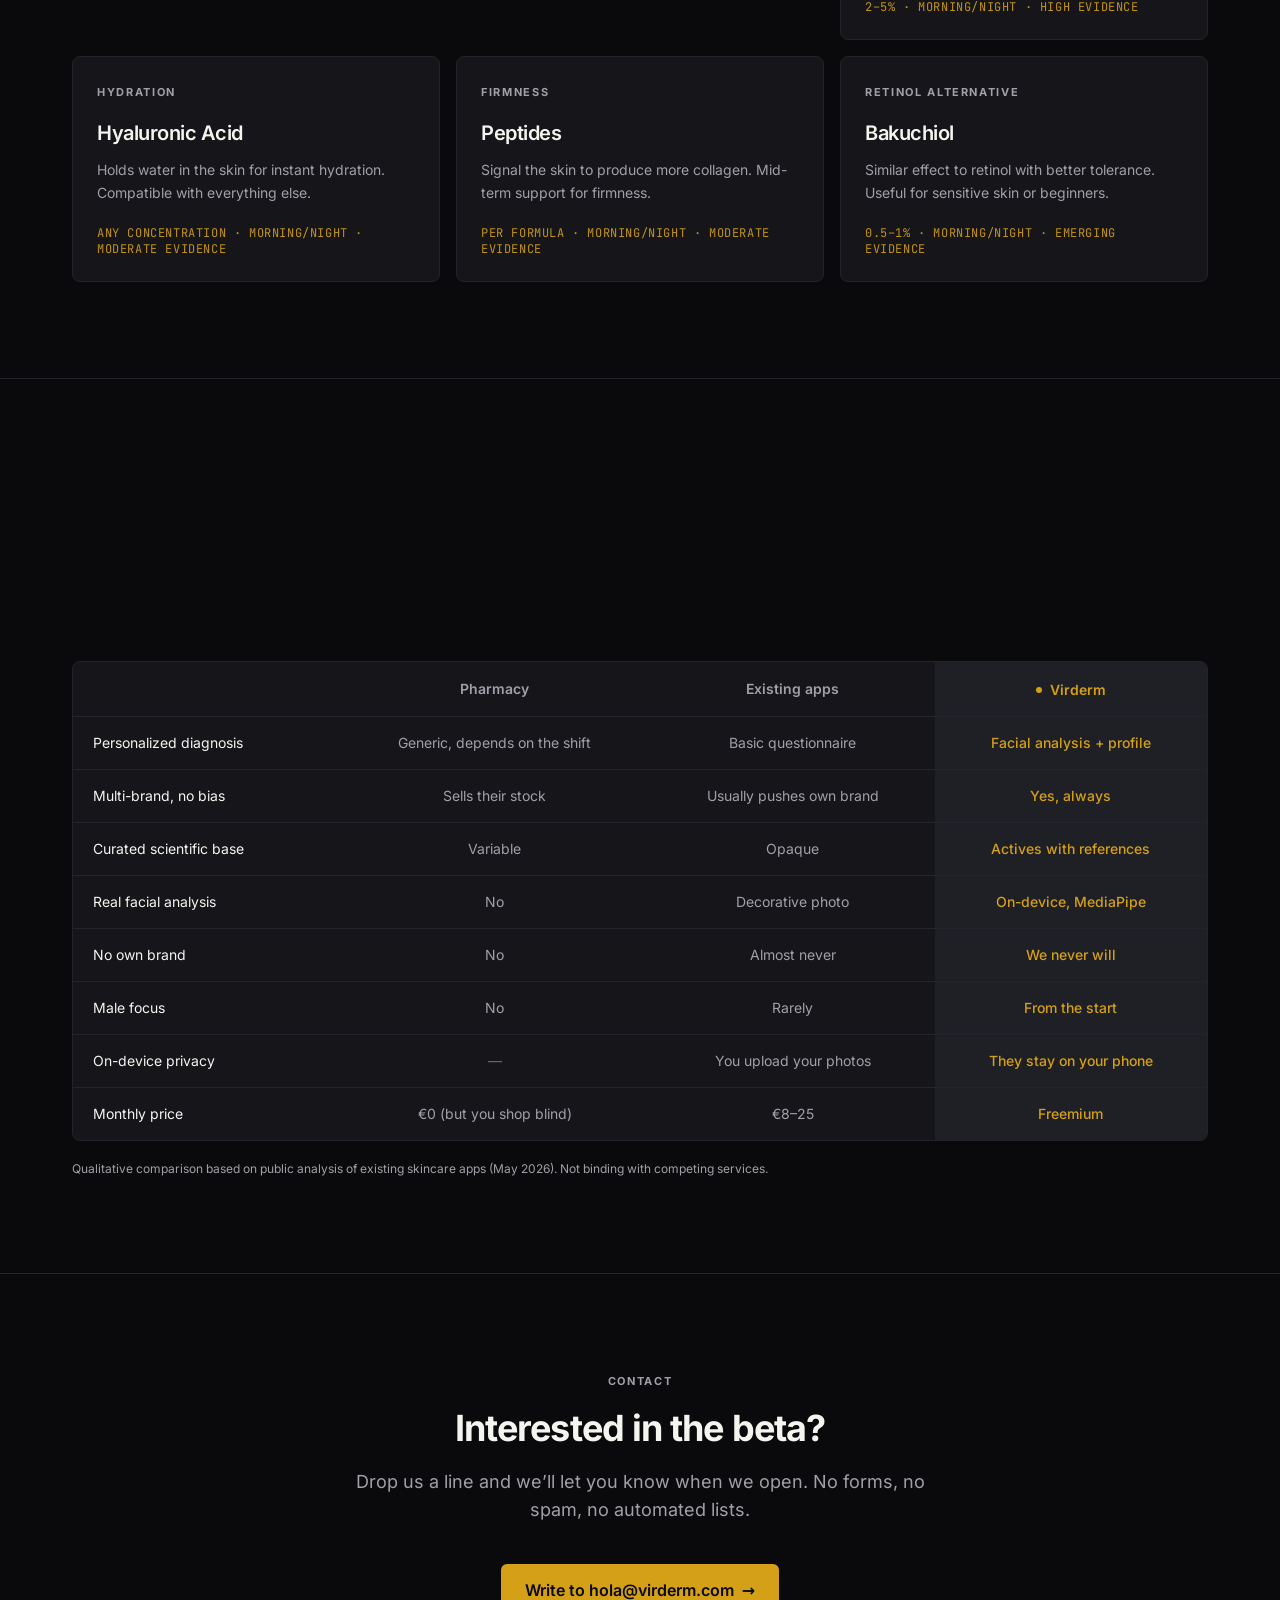
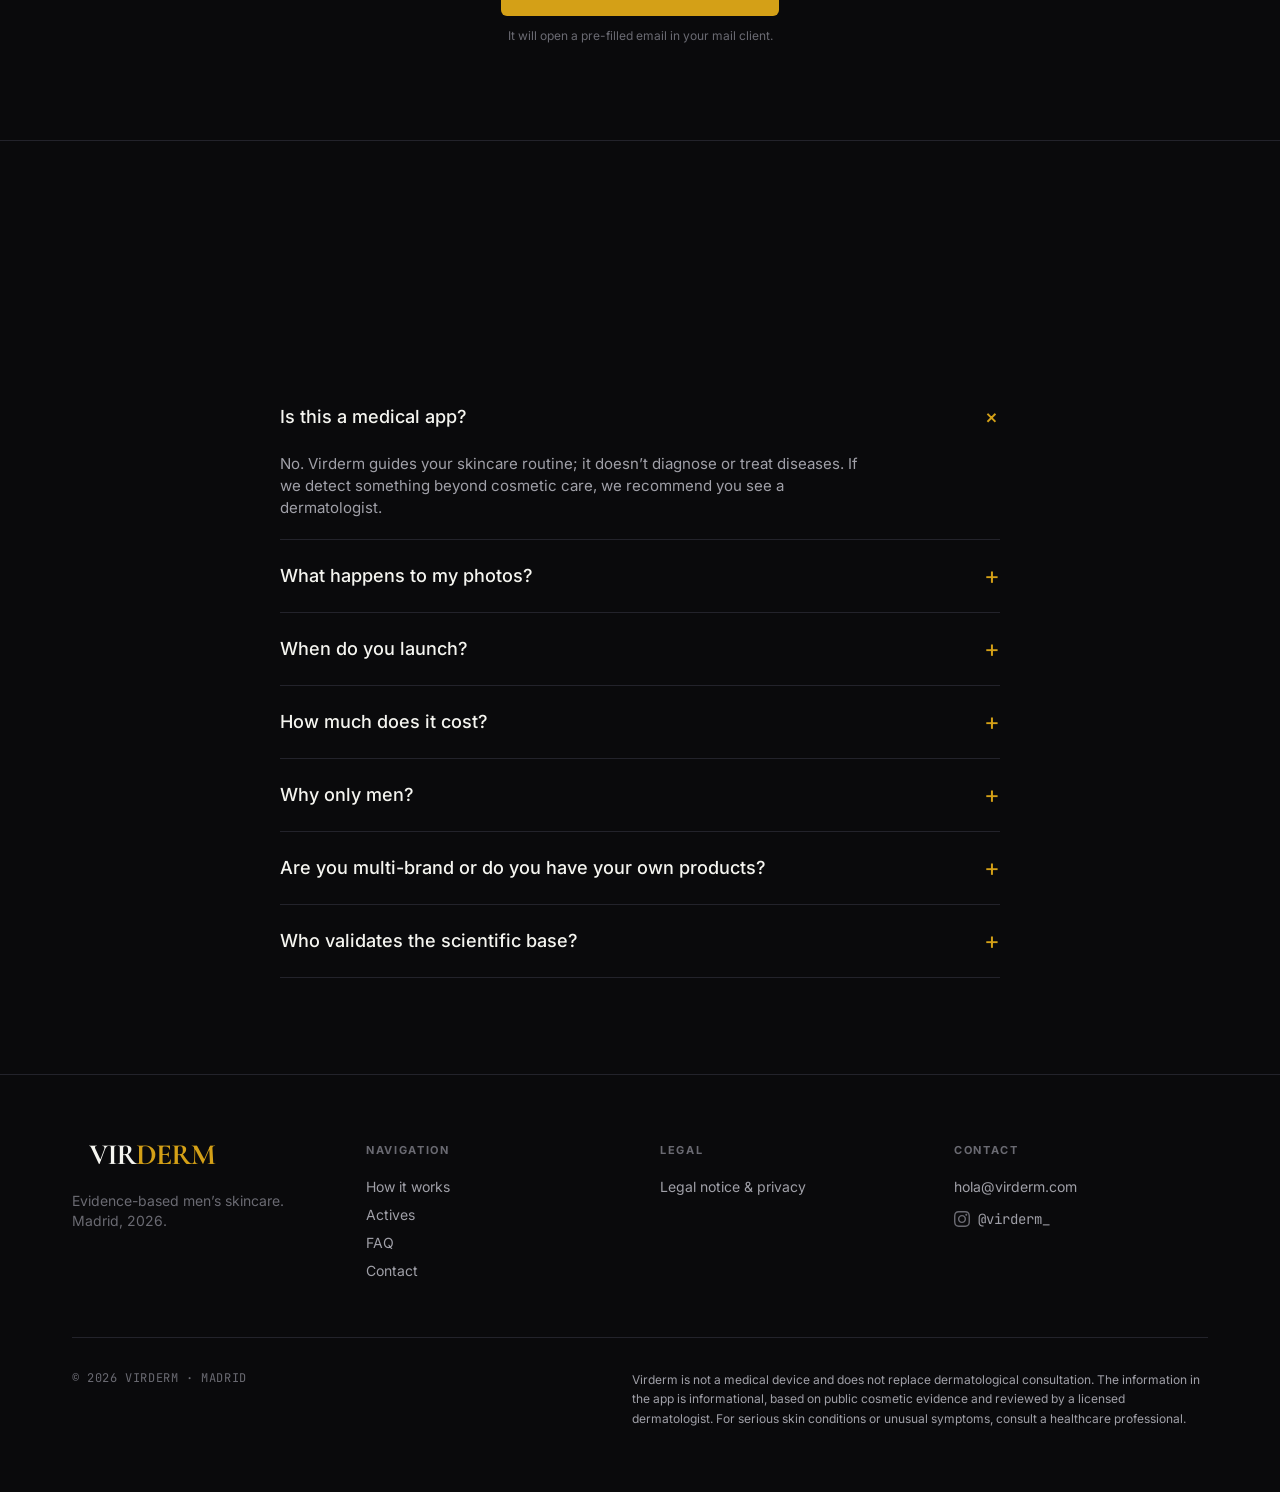
<file: en/index.html>
<!DOCTYPE html><html lang="en" class="dark"> <head><meta charset="UTF-8"><meta name="viewport" content="width=device-width, initial-scale=1"><meta name="theme-color" content="#0a0a0c"><meta name="color-scheme" content="dark"><meta name="robots" content="index, follow"><title>Virderm · Multi-brand men’s skincare with an AI advisor</title><meta name="description" content="Upload a photo, get a routine made for your skin, and buy the products wherever you want. We don’t make anything: we tell you what works."><link rel="canonical" href="https://virderm.com/en/"><link rel="alternate" hreflang="es-ES" href="https://virderm.com/"><link rel="alternate" hreflang="en" href="https://virderm.com/en/"><link rel="alternate" hreflang="fr-FR" href="https://virderm.com/fr/"><link rel="alternate" hreflang="it-IT" href="https://virderm.com/it/"><link rel="alternate" hreflang="x-default" href="https://virderm.com/"><meta property="og:site_name" content="Virderm"><meta property="og:title" content="Virderm · Multi-brand men’s skincare with an AI advisor"><meta property="og:description" content="Upload a photo, get a routine made for your skin, and buy the products wherever you want. We don’t make anything: we tell you what works."><meta property="og:type" content="website"><meta property="og:url" content="https://virderm.com/en/"><meta property="og:locale" content="en_US"><meta property="og:locale:alternate" content="es_ES"><meta property="og:locale:alternate" content="fr_FR"><meta property="og:locale:alternate" content="it_IT"><meta property="og:image" content="https://virderm.com/og-image.png"><meta property="og:image:width" content="1200"><meta property="og:image:height" content="630"><meta property="og:image:alt" content="Virderm — skincare masculino multimarca con agente IA"><meta name="twitter:card" content="summary_large_image"><meta name="twitter:title" content="Virderm · Multi-brand men’s skincare with an AI advisor"><meta name="twitter:description" content="Upload a photo, get a routine made for your skin, and buy the products wherever you want. We don’t make anything: we tell you what works."><meta name="twitter:image" content="https://virderm.com/og-image.png"><link rel="icon" type="image/png" href="/favicon.png"><link rel="apple-touch-icon" href="/favicon.png"><script type="application/ld+json">{"@context":"https://schema.org","@graph":[{"@type":"Organization","@id":"https://virderm.com/#organization","name":"Virderm","url":"https://virderm.com","logo":"https://virderm.com/virderm-wordmark-negative.svg","sameAs":["https://www.instagram.com/virderm_/"]},{"@type":"WebSite","@id":"https://virderm.com/#website","url":"https://virderm.com","name":"Virderm","description":"Upload a photo, get a routine made for your skin, and buy the products wherever you want. We don’t make anything: we tell you what works.","publisher":{"@id":"https://virderm.com/#organization"},"inLanguage":["es-ES","en","fr-FR","it-IT"]}]}</script><script defer src="https://static.cloudflareinsights.com/beacon.min.js" data-cf-beacon="{&#34;token&#34;:&#34;697811aa11b74a20bcf086429ea1d1f1&#34;}"></script><noscript><style>
        [data-reveal] {
          opacity: 1 !important;
          transform: none !important;
        }
      </style></noscript><link rel="stylesheet" href="/_astro/index.r3L4p7IW.css">
<style>details[data-astro-cid-ltpqzwiw]>summary[data-astro-cid-ltpqzwiw]::-webkit-details-marker{display:none}details[data-astro-cid-ltpqzwiw]>summary[data-astro-cid-ltpqzwiw]::marker{display:none}
.manifesto-bg[data-astro-cid-5lwsku7t]{background-image:url(/manifiesto-bg.png);background-size:cover;background-position:center right;background-repeat:no-repeat;transform-origin:60% 50%;animation:manifesto-kenburns 42s ease-in-out infinite alternate}@keyframes manifesto-kenburns{0%{transform:scale(1.08) translate(0)}to{transform:scale(1.18) translate(-2%,-2%)}}@media(prefers-reduced-motion:reduce){.manifesto-bg[data-astro-cid-5lwsku7t]{animation:none;transform:scale(1.08)}}details[data-astro-cid-z6gx6xcw]>summary[data-astro-cid-z6gx6xcw]::-webkit-details-marker{display:none}details[data-astro-cid-z6gx6xcw]>summary[data-astro-cid-z6gx6xcw]{list-style:none}
</style></head> <body>  <div id="scroll-progress" aria-hidden="true" class="fixed inset-x-0 top-0 z-50 h-[2px] bg-transparent pointer-events-none"> <div id="scroll-progress-bar" class="h-full bg-accent transition-[width] duration-75 ease-out" style="width: 0%;"></div> </div> <script type="module">const n=document.getElementById("scroll-progress-bar");if(n){const e=()=>{const t=document.documentElement,o=t.scrollTop,s=t.scrollHeight-t.clientHeight,c=s>0?o/s*100:0;n.style.width=`${c}%`};e(),window.addEventListener("scroll",e,{passive:!0}),window.addEventListener("resize",e,{passive:!0})}</script> <header class="fixed inset-x-0 top-0 z-40 backdrop-blur-md bg-bg-primary/70 border-b border-border-subtle"> <div class="container-page flex h-14 items-center justify-between"> <a href="/en/#top" class="flex items-center" aria-label="Virderm — home"> <svg xmlns="http://www.w3.org/2000/svg" viewBox="0 0 500 100" role="img" aria-label="Virderm" class="h-7 w-auto md:h-8" preserveAspectRatio="xMidYMid meet"> <text x="250" y="78" font-family="'Cormorant Garamond', 'GT Sectra', 'Bodoni 72', Didot, 'Bodoni MT', 'Times New Roman', serif" font-size="92" font-weight="700" letter-spacing="-3" text-anchor="middle" style="text-rendering: geometricPrecision;"> <tspan fill="#f5f5f0">VIR</tspan><tspan fill="#d4a017">DERM</tspan> </text> </svg> </a> <nav class="hidden md:flex items-center gap-7 text-sm text-text-secondary"> <a href="#como-funciona" class="hover:text-text-primary transition-colors"> How it works </a><a href="#activos" class="hover:text-text-primary transition-colors"> Actives </a><a href="#comparativa" class="hover:text-text-primary transition-colors"> Comparison </a><a href="#faq" class="hover:text-text-primary transition-colors"> FAQ </a> </nav> <div class="flex items-center gap-2 md:gap-3"> <details class="relative" data-astro-cid-ltpqzwiw> <summary class="flex min-h-[40px] cursor-pointer items-center gap-1 list-none rounded-md px-3 py-2 text-sm text-text-secondary transition-colors hover:text-text-primary" aria-label="Idioma" data-astro-cid-ltpqzwiw> <span class="font-mono" data-astro-cid-ltpqzwiw>EN</span> <span aria-hidden="true" class="text-xs" data-astro-cid-ltpqzwiw>▾</span> </summary> <div class="absolute right-0 z-50 mt-2 min-w-[150px] overflow-hidden rounded-md border border-border-subtle bg-bg-secondary py-1 shadow-lg" data-astro-cid-ltpqzwiw> <a href="/" hreflang="es" class="block px-3 py-1.5 text-sm transition-colors hover:bg-bg-tertiary text-text-secondary hover:text-text-primary" data-astro-cid-ltpqzwiw> Español </a><a href="/en/" hreflang="en" class="block px-3 py-1.5 text-sm transition-colors hover:bg-bg-tertiary text-accent font-medium" data-astro-cid-ltpqzwiw> English </a><a href="/fr/" hreflang="fr" class="block px-3 py-1.5 text-sm transition-colors hover:bg-bg-tertiary text-text-secondary hover:text-text-primary" data-astro-cid-ltpqzwiw> Français </a><a href="/it/" hreflang="it" class="block px-3 py-1.5 text-sm transition-colors hover:bg-bg-tertiary text-text-secondary hover:text-text-primary" data-astro-cid-ltpqzwiw> Italiano </a> </div> </details>  <a href="mailto:hola@virderm.com?subject=I%20want%20to%20know%20more%20about%20the%20Virderm%20beta&#38;body=Hi%2C%0A%0AI%E2%80%99m%20interested%20in%20trying%20Virderm%20when%20you%20launch.%20Could%20you%20let%20me%20know%3F%0A%0A(Optional%3A%20tell%20me%20briefly%20why%20you%E2%80%99re%20interested%20or%20what%20you%20want%20to%20solve)%0A%0AThanks!" class="inline-flex items-center gap-1.5 whitespace-nowrap rounded-md bg-accent px-3 py-1.5 text-sm font-medium text-text-inverse transition-all duration-150 hover:bg-accent-hover hover:scale-[1.02] md:px-3.5"> <span class="md:hidden">Notify me</span> <span class="hidden md:inline">Tell me when it launches</span> <span aria-hidden="true">→</span> </a> </div> </div> </header> <main class="min-h-screen bg-bg-primary text-text-primary"> <section id="top" class="relative isolate border-b border-border-subtle overflow-hidden pt-14"> <div class="container-page relative"> <div class="grid items-center gap-10 py-12 md:grid-cols-2 md:gap-12 md:py-24 lg:py-32 lg:gap-16"> <div class="order-1 md:order-2 relative"> <div class="relative overflow-hidden rounded-md border border-border-subtle"> <img src="/hero-face.jpg" alt="Editorial black-and-white close-up of male skin" width="1600" height="1066" loading="eager" decoding="async" class="block h-auto w-full"> <div aria-hidden="true" class="pointer-events-none absolute inset-0 bg-gradient-to-tr from-bg-primary/40 via-transparent to-transparent"></div> </div> </div> <div class="order-2 md:order-1 max-w-xl"> <p class="eyebrow reveal" style="animation-delay: 0ms;">Pre-launch · 2026</p> <h1 class="reveal mt-6 text-[2.5rem] leading-[1] font-extrabold tracking-[-0.03em] sm:text-5xl md:text-[3.75rem] md:leading-[0.95] lg:text-[4.5rem]" style="animation-delay: 120ms;">Stop shopping<br />in the <span class="italic text-accent font-medium">dark</span>.</h1> <p class="reveal mt-6 text-base leading-relaxed text-text-secondary md:mt-8 md:text-lg lg:text-xl" style="animation-delay: 260ms;"> Multi-brand men’s skincare with an AI advisor. You upload a photo, you get a routine made for your skin, and you buy the products wherever you want. We don’t manufacture anything: we just tell you what works. </p> <div class="reveal mt-8 md:mt-10" style="animation-delay: 400ms;"> <a href="mailto:hola@virderm.com?subject=I%20want%20to%20know%20more%20about%20the%20Virderm%20beta&#38;body=Hi%2C%0A%0AI%E2%80%99m%20interested%20in%20trying%20Virderm%20when%20you%20launch.%20Could%20you%20let%20me%20know%3F%0A%0A(Optional%3A%20tell%20me%20briefly%20why%20you%E2%80%99re%20interested%20or%20what%20you%20want%20to%20solve)%0A%0AThanks!" class="btn-primary group text-base px-6 py-3.5"> Tell me when it launches <span aria-hidden="true" class="transition-transform group-hover:translate-x-0.5">→</span> </a> </div> </div> </div> </div> </section> <section aria-label="Trust signals" class="border-y border-border-subtle bg-bg-primary"> <div class="marquee-mask overflow-hidden py-4"> <div id="trust-marquee" class="flex w-max items-center gap-10 whitespace-nowrap will-change-transform" aria-hidden="true">  <span data-key="0-0" class="micro flex shrink-0 items-center gap-3 text-text-tertiary"> <span class="h-1 w-1 rounded-full bg-accent"></span> Male skin: 25% thicker, twice the sebum </span><span data-key="0-1" class="micro flex shrink-0 items-center gap-3 text-text-tertiary"> <span class="h-1 w-1 rounded-full bg-accent"></span> Almost nothing on the market is built for it </span><span data-key="0-2" class="micro flex shrink-0 items-center gap-3 text-text-tertiary"> <span class="h-1 w-1 rounded-full bg-accent"></span> 20 validated actives </span><span data-key="0-3" class="micro flex shrink-0 items-center gap-3 text-text-tertiary"> <span class="h-1 w-1 rounded-full bg-accent"></span> Multi-brand, no commercial bias </span><span data-key="0-4" class="micro flex shrink-0 items-center gap-3 text-text-tertiary"> <span class="h-1 w-1 rounded-full bg-accent"></span> Invite-only private beta </span><span data-key="1-0" class="micro flex shrink-0 items-center gap-3 text-text-tertiary"> <span class="h-1 w-1 rounded-full bg-accent"></span> Male skin: 25% thicker, twice the sebum </span><span data-key="1-1" class="micro flex shrink-0 items-center gap-3 text-text-tertiary"> <span class="h-1 w-1 rounded-full bg-accent"></span> Almost nothing on the market is built for it </span><span data-key="1-2" class="micro flex shrink-0 items-center gap-3 text-text-tertiary"> <span class="h-1 w-1 rounded-full bg-accent"></span> 20 validated actives </span><span data-key="1-3" class="micro flex shrink-0 items-center gap-3 text-text-tertiary"> <span class="h-1 w-1 rounded-full bg-accent"></span> Multi-brand, no commercial bias </span><span data-key="1-4" class="micro flex shrink-0 items-center gap-3 text-text-tertiary"> <span class="h-1 w-1 rounded-full bg-accent"></span> Invite-only private beta </span><span data-key="2-0" class="micro flex shrink-0 items-center gap-3 text-text-tertiary"> <span class="h-1 w-1 rounded-full bg-accent"></span> Male skin: 25% thicker, twice the sebum </span><span data-key="2-1" class="micro flex shrink-0 items-center gap-3 text-text-tertiary"> <span class="h-1 w-1 rounded-full bg-accent"></span> Almost nothing on the market is built for it </span><span data-key="2-2" class="micro flex shrink-0 items-center gap-3 text-text-tertiary"> <span class="h-1 w-1 rounded-full bg-accent"></span> 20 validated actives </span><span data-key="2-3" class="micro flex shrink-0 items-center gap-3 text-text-tertiary"> <span class="h-1 w-1 rounded-full bg-accent"></span> Multi-brand, no commercial bias </span><span data-key="2-4" class="micro flex shrink-0 items-center gap-3 text-text-tertiary"> <span class="h-1 w-1 rounded-full bg-accent"></span> Invite-only private beta </span> </div> </div>  <ul class="sr-only"> <li>Male skin: 25% thicker, twice the sebum</li><li>Almost nothing on the market is built for it</li><li>20 validated actives</li><li>Multi-brand, no commercial bias</li><li>Invite-only private beta</li> </ul> </section> <script type="module">const s=document.getElementById("trust-marquee"),l=typeof matchMedia=="function"&&matchMedia("(prefers-reduced-motion: reduce)").matches;if(s&&!l){let e=0,n=0,i=typeof window<"u"?window.scrollY:0,t=0;const c=()=>{t=s.scrollWidth/3};c(),window.addEventListener("resize",c,{passive:!0}),typeof document<"u"&&document.fonts&&document.fonts.ready&&document.fonts.ready.then(c).catch(()=>{}),window.addEventListener("scroll",()=>{const o=window.scrollY,a=o-i;i=o,n+=a*.6},{passive:!0});const r=.5,d=()=>{const o=r+n*.05;e-=o,t>0&&(e<=-t&&(e+=t),e>0&&(e-=t)),s.style.transform=`translate3d(${e}px, 0, 0)`,n*=.92,requestAnimationFrame(d)};requestAnimationFrame(d)}</script> <section id="como-funciona" class="border-b border-border-subtle py-16 md:py-24"> <div class="container-page"> <header data-reveal class="max-w-3xl"> <p class="eyebrow">How it works</p> <h2 class="mt-4 text-3xl font-bold tracking-tight md:text-4xl lg:text-[2.5rem] lg:leading-[1.05]"> Three steps, no detours. </h2> </header> <div class="mt-14 grid gap-6 md:mt-16 md:grid-cols-3 md:gap-5"> <article data-reveal data-reveal-index="0" class="group flex flex-col rounded-lg border border-border-subtle bg-bg-secondary p-8 transition-[border-color,transform] duration-200 hover:-translate-y-0.5 hover:border-accent/40"> <div class="flex items-start justify-between gap-4"> <span class="font-sans text-5xl font-extrabold leading-none text-accent">01</span> <span class="text-accent" aria-hidden="true"> <svg viewBox="0 0 24 24" width="28" height="28" fill="none" stroke="currentColor" stroke-width="1.5" stroke-linecap="round" stroke-linejoin="round"> <path d="M9 5H7a2 2 0 0 0-2 2v12a2 2 0 0 0 2 2h10a2 2 0 0 0 2-2V7a2 2 0 0 0-2-2h-2"></path> <rect x="9" y="3" width="6" height="4" rx="1"></rect> <path d="M9 12h6"></path> <path d="M9 16h4"></path> </svg>   </span> </div> <h3 class="mt-8 text-xl font-semibold tracking-tight">Tell us about you</h3> <p class="mt-3 text-text-secondary">Age, skin type, phototype, conditions and budget. No endless questionnaires.</p> </article><article data-reveal data-reveal-index="1" class="group flex flex-col rounded-lg border border-border-subtle bg-bg-secondary p-8 transition-[border-color,transform] duration-200 hover:-translate-y-0.5 hover:border-accent/40"> <div class="flex items-start justify-between gap-4"> <span class="font-sans text-5xl font-extrabold leading-none text-accent">02</span> <span class="text-accent" aria-hidden="true">  <svg viewBox="0 0 24 24" width="28" height="28" fill="none" stroke="currentColor" stroke-width="1.5" stroke-linecap="round" stroke-linejoin="round"> <path d="M3 7V5a2 2 0 0 1 2-2h2"></path> <path d="M17 3h2a2 2 0 0 1 2 2v2"></path> <path d="M21 17v2a2 2 0 0 1-2 2h-2"></path> <path d="M7 21H5a2 2 0 0 1-2-2v-2"></path> <path d="M9 10h.01"></path> <path d="M15 10h.01"></path> <path d="M9 15c.85.63 1.885 1 3 1s2.15-.37 3-1"></path> </svg>  </span> </div> <h3 class="mt-8 text-xl font-semibold tracking-tight">Facial analysis on your phone</h3> <p class="mt-3 text-text-secondary">Detection happens on your device. Your photo never leaves your phone unless you say so.</p> </article><article data-reveal data-reveal-index="2" class="group flex flex-col rounded-lg border border-border-subtle bg-bg-secondary p-8 transition-[border-color,transform] duration-200 hover:-translate-y-0.5 hover:border-accent/40"> <div class="flex items-start justify-between gap-4"> <span class="font-sans text-5xl font-extrabold leading-none text-accent">03</span> <span class="text-accent" aria-hidden="true">   <svg viewBox="0 0 24 24" width="28" height="28" fill="none" stroke="currentColor" stroke-width="1.5" stroke-linecap="round" stroke-linejoin="round"> <path d="M11 12H3"></path> <path d="M16 6H3"></path> <path d="M16 18H3"></path> <path d="m17 12 2 2 4-4"></path> </svg> </span> </div> <h3 class="mt-8 text-xl font-semibold tracking-tight">Your personalized plan</h3> <p class="mt-3 text-text-secondary">Morning and evening routine with validated actives, three price tiers per product, and the scientific reason behind each recommendation.</p> </article> </div> </div> </section> <section aria-labelledby="manifiesto-title" class="relative isolate overflow-hidden border-y border-border-subtle bg-bg-tertiary" data-astro-cid-5lwsku7t>  <div id="manifesto-parallax" aria-hidden="true" class="absolute inset-x-0 -inset-y-[20%] -z-20 will-change-transform" data-astro-cid-5lwsku7t>  <div class="manifesto-bg absolute inset-0" data-astro-cid-5lwsku7t></div> </div>  <div aria-hidden="true" class="absolute inset-0 -z-10 bg-gradient-to-b from-bg-primary/85 via-bg-primary/55 to-bg-primary/35 md:bg-gradient-to-r md:from-bg-primary/95 md:via-bg-primary/40 md:to-transparent" data-astro-cid-5lwsku7t></div> <div class="container-page relative py-24 md:py-32" data-astro-cid-5lwsku7t> <div class="max-w-md md:max-w-xl lg:max-w-2xl" data-astro-cid-5lwsku7t> <p class="eyebrow text-text-tertiary" data-astro-cid-5lwsku7t>What Virderm is. What it is not.</p> <h2 id="manifiesto-title" class="mt-8 text-3xl font-medium leading-[1.15] tracking-tight md:text-5xl lg:text-[3.5rem]" data-astro-cid-5lwsku7t> <span class="reveal block" style="animation-delay: 0ms;" data-astro-cid-5lwsku7t> <span class="text-text-primary" data-astro-cid-5lwsku7t>No own brand.</span> </span><span class="reveal block" style="animation-delay: 140ms;" data-astro-cid-5lwsku7t> <span class="text-text-primary" data-astro-cid-5lwsku7t>No paid influencers.</span> </span><span class="reveal block" style="animation-delay: 280ms;" data-astro-cid-5lwsku7t> <span class="text-text-primary" data-astro-cid-5lwsku7t>No medical claims.</span> </span><span class="reveal block" style="animation-delay: 420ms;" data-astro-cid-5lwsku7t> <span class="text-text-primary" data-astro-cid-5lwsku7t>No “rituals” or “experiences”.</span> </span><span class="reveal block" style="animation-delay: 560ms;" data-astro-cid-5lwsku7t> <span class="italic font-normal text-text-primary" data-astro-cid-5lwsku7t>Science, not marketing.</span> </span> </h2> </div> </div> </section>  <script type="module">const n=document.getElementById("manifesto-parallax"),c=typeof matchMedia=="function"&&matchMedia("(prefers-reduced-motion: reduce)").matches;if(n&&!c){let e=!1;const o=()=>{e=!1;const r=n.getBoundingClientRect(),t=window.innerHeight||0;if(t===0)return;const i=(r.top+r.height/2-t/2)/t,a=-Math.max(-1.5,Math.min(1.5,i))*80;n.style.transform=`translate3d(0, ${a}px, 0)`},s=()=>{e||(e=!0,requestAnimationFrame(o))};window.addEventListener("scroll",s,{passive:!0}),window.addEventListener("resize",s,{passive:!0}),o()}</script> <section id="por-que" class="border-b border-border-subtle py-16 md:py-24"> <div class="container-page"> <header data-reveal class="max-w-3xl"> <p class="eyebrow">Why Virderm</p> <h2 class="mt-4 text-3xl font-bold tracking-tight md:text-4xl lg:text-[2.5rem] lg:leading-[1.05]"> What you expected from a skincare app five years ago. </h2> </header> <div class="mt-14 grid gap-x-12 gap-y-10 md:mt-16 md:grid-cols-2"> <div class="flex gap-4"> <span aria-hidden="true" class="mt-1 text-accent">
→
</span> <div> <h3 class="text-lg font-semibold tracking-tight">Truly multi-brand</h3> <p class="mt-2 text-text-secondary">We recommend the products on the market that fit you best: the ones backed by evidence, not the ones paying the highest commission. We’ll never make our own, because that’s where bias starts.</p> </div> </div><div class="flex gap-4"> <span aria-hidden="true" class="mt-1 text-accent">
→
</span> <div> <h3 class="text-lg font-semibold tracking-tight">Advisor with a curated base</h3> <p class="mt-2 text-text-secondary">An agent trained on 20+ cosmetic actives with clinical backing. It doesn’t improvise: it reasons over data you can verify, with its references.</p> </div> </div><div class="flex gap-4"> <span aria-hidden="true" class="mt-1 text-accent">
→
</span> <div> <h3 class="text-lg font-semibold tracking-tight">Privacy by default</h3> <p class="mt-2 text-text-secondary">Facial analysis runs on your device. We don’t upload raw images unless you ask, and we delete data after 30 days unless you decide otherwise.</p> </div> </div><div class="flex gap-4"> <span aria-hidden="true" class="mt-1 text-accent">
→
</span> <div> <h3 class="text-lg font-semibold tracking-tight">No medical diagnosis</h3> <p class="mt-2 text-text-secondary">We don’t diagnose: we guide. For any serious skin issue, we refer you to a dermatologist. Always.</p> </div> </div> </div> </div> </section> <section id="activos" class="border-b border-border-subtle py-16 md:py-24"> <div class="container-page"> <header data-reveal class="max-w-3xl"> <p class="eyebrow">Scientific base</p> <h2 class="mt-4 text-3xl font-bold tracking-tight md:text-4xl lg:text-[2.5rem] lg:leading-[1.05]"> Validated actives, not products. </h2> <p class="mt-5 text-base text-text-secondary md:text-lg">Virderm’s intelligence lives in a curated base of cosmetic actives with clinical backing. The agent reasons over it to build your routine — it doesn’t recommend hardcoded product lists.</p> </header> <div class="mt-14 grid gap-4 md:mt-16 sm:grid-cols-2 lg:grid-cols-3"> <article data-reveal data-reveal-index="0" class="group flex flex-col rounded-lg border border-border-subtle bg-bg-secondary p-6 transition-[border-color,transform] duration-200 hover:-translate-y-0.5 hover:border-accent/40"> <p class="eyebrow">Anti-aging · benchmark</p> <h3 class="mt-4 text-xl font-semibold tracking-tight">Retinol</h3> <p class="mt-3 flex-1 text-sm leading-relaxed text-text-secondary">The gold standard against wrinkles and uneven texture. Speeds up cell renewal.</p> <p class="mt-5 font-mono text-xs uppercase tracking-wider text-accent/90">0.3–1% · Night · High evidence</p> </article><article data-reveal data-reveal-index="1" class="group flex flex-col rounded-lg border border-border-subtle bg-bg-secondary p-6 transition-[border-color,transform] duration-200 hover:-translate-y-0.5 hover:border-accent/40"> <p class="eyebrow">Antioxidant</p> <h3 class="mt-4 text-xl font-semibold tracking-tight">Vitamin C</h3> <p class="mt-3 flex-1 text-sm leading-relaxed text-text-secondary">Protects against environmental damage and evens skin tone. Best in the morning, under sunscreen.</p> <p class="mt-5 font-mono text-xs uppercase tracking-wider text-accent/90">10–20% (L-ascorbic) · Morning · High evidence</p> </article><article data-reveal data-reveal-index="2" class="group flex flex-col rounded-lg border border-border-subtle bg-bg-secondary p-6 transition-[border-color,transform] duration-200 hover:-translate-y-0.5 hover:border-accent/40"> <p class="eyebrow">Barrier · sebum</p> <h3 class="mt-4 text-xl font-semibold tracking-tight">Niacinamide</h3> <p class="mt-3 flex-1 text-sm leading-relaxed text-text-secondary">Reinforces the skin barrier, regulates oil and calms redness. The wildcard tolerated by almost any skin.</p> <p class="mt-5 font-mono text-xs uppercase tracking-wider text-accent/90">2–5% · Morning/Night · High evidence</p> </article><article data-reveal data-reveal-index="3" class="group flex flex-col rounded-lg border border-border-subtle bg-bg-secondary p-6 transition-[border-color,transform] duration-200 hover:-translate-y-0.5 hover:border-accent/40"> <p class="eyebrow">Hydration</p> <h3 class="mt-4 text-xl font-semibold tracking-tight">Hyaluronic Acid</h3> <p class="mt-3 flex-1 text-sm leading-relaxed text-text-secondary">Holds water in the skin for instant hydration. Compatible with everything else.</p> <p class="mt-5 font-mono text-xs uppercase tracking-wider text-accent/90">Any concentration · Morning/Night · Moderate evidence</p> </article><article data-reveal data-reveal-index="4" class="group flex flex-col rounded-lg border border-border-subtle bg-bg-secondary p-6 transition-[border-color,transform] duration-200 hover:-translate-y-0.5 hover:border-accent/40"> <p class="eyebrow">Firmness</p> <h3 class="mt-4 text-xl font-semibold tracking-tight">Peptides</h3> <p class="mt-3 flex-1 text-sm leading-relaxed text-text-secondary">Signal the skin to produce more collagen. Mid-term support for firmness.</p> <p class="mt-5 font-mono text-xs uppercase tracking-wider text-accent/90">Per formula · Morning/Night · Moderate evidence</p> </article><article data-reveal data-reveal-index="5" class="group flex flex-col rounded-lg border border-border-subtle bg-bg-secondary p-6 transition-[border-color,transform] duration-200 hover:-translate-y-0.5 hover:border-accent/40"> <p class="eyebrow">Retinol alternative</p> <h3 class="mt-4 text-xl font-semibold tracking-tight">Bakuchiol</h3> <p class="mt-3 flex-1 text-sm leading-relaxed text-text-secondary">Similar effect to retinol with better tolerance. Useful for sensitive skin or beginners.</p> <p class="mt-5 font-mono text-xs uppercase tracking-wider text-accent/90">0.5–1% · Morning/Night · Emerging evidence</p> </article> </div> </div> </section> <section id="comparativa" class="border-b border-border-subtle py-16 md:py-24"> <div class="container-page"> <header data-reveal class="max-w-3xl"> <p class="eyebrow">In perspective</p> <h2 class="mt-4 text-3xl font-bold tracking-tight md:text-4xl lg:text-[2.5rem] lg:leading-[1.05]"> How it compares with what already exists. </h2> </header>  <div class="mt-14 space-y-4 md:hidden"> <article class="rounded-lg border border-border-subtle bg-bg-secondary p-5"> <p class="text-sm font-semibold text-text-primary">Personalized diagnosis</p> <dl class="mt-4 space-y-2"> <div class="flex items-baseline justify-between gap-4 rounded-md bg-bg-tertiary px-3 py-2.5"> <dt class="flex shrink-0 items-center gap-2 text-[10px] font-bold uppercase tracking-[0.15em] text-accent"> <span class="h-1 w-1 rounded-full bg-accent"></span> Virderm </dt> <dd class="text-right text-sm font-medium text-accent">Facial analysis + profile</dd> </div> <div class="flex items-baseline justify-between gap-4 px-3"> <dt class="shrink-0 text-[10px] font-bold uppercase tracking-[0.15em] text-text-tertiary"> Pharmacy </dt> <dd class="text-right text-sm text-text-secondary"> Generic, depends on the shift </dd> </div> <div class="flex items-baseline justify-between gap-4 px-3"> <dt class="shrink-0 text-[10px] font-bold uppercase tracking-[0.15em] text-text-tertiary"> Existing apps </dt> <dd class="text-right text-sm text-text-secondary">Basic questionnaire</dd> </div> </dl> </article><article class="rounded-lg border border-border-subtle bg-bg-secondary p-5"> <p class="text-sm font-semibold text-text-primary">Multi-brand, no bias</p> <dl class="mt-4 space-y-2"> <div class="flex items-baseline justify-between gap-4 rounded-md bg-bg-tertiary px-3 py-2.5"> <dt class="flex shrink-0 items-center gap-2 text-[10px] font-bold uppercase tracking-[0.15em] text-accent"> <span class="h-1 w-1 rounded-full bg-accent"></span> Virderm </dt> <dd class="text-right text-sm font-medium text-accent">Yes, always</dd> </div> <div class="flex items-baseline justify-between gap-4 px-3"> <dt class="shrink-0 text-[10px] font-bold uppercase tracking-[0.15em] text-text-tertiary"> Pharmacy </dt> <dd class="text-right text-sm text-text-secondary"> Sells their stock </dd> </div> <div class="flex items-baseline justify-between gap-4 px-3"> <dt class="shrink-0 text-[10px] font-bold uppercase tracking-[0.15em] text-text-tertiary"> Existing apps </dt> <dd class="text-right text-sm text-text-secondary">Usually pushes own brand</dd> </div> </dl> </article><article class="rounded-lg border border-border-subtle bg-bg-secondary p-5"> <p class="text-sm font-semibold text-text-primary">Curated scientific base</p> <dl class="mt-4 space-y-2"> <div class="flex items-baseline justify-between gap-4 rounded-md bg-bg-tertiary px-3 py-2.5"> <dt class="flex shrink-0 items-center gap-2 text-[10px] font-bold uppercase tracking-[0.15em] text-accent"> <span class="h-1 w-1 rounded-full bg-accent"></span> Virderm </dt> <dd class="text-right text-sm font-medium text-accent">Actives with references</dd> </div> <div class="flex items-baseline justify-between gap-4 px-3"> <dt class="shrink-0 text-[10px] font-bold uppercase tracking-[0.15em] text-text-tertiary"> Pharmacy </dt> <dd class="text-right text-sm text-text-secondary"> Variable </dd> </div> <div class="flex items-baseline justify-between gap-4 px-3"> <dt class="shrink-0 text-[10px] font-bold uppercase tracking-[0.15em] text-text-tertiary"> Existing apps </dt> <dd class="text-right text-sm text-text-secondary">Opaque</dd> </div> </dl> </article><article class="rounded-lg border border-border-subtle bg-bg-secondary p-5"> <p class="text-sm font-semibold text-text-primary">Real facial analysis</p> <dl class="mt-4 space-y-2"> <div class="flex items-baseline justify-between gap-4 rounded-md bg-bg-tertiary px-3 py-2.5"> <dt class="flex shrink-0 items-center gap-2 text-[10px] font-bold uppercase tracking-[0.15em] text-accent"> <span class="h-1 w-1 rounded-full bg-accent"></span> Virderm </dt> <dd class="text-right text-sm font-medium text-accent">On-device, MediaPipe</dd> </div> <div class="flex items-baseline justify-between gap-4 px-3"> <dt class="shrink-0 text-[10px] font-bold uppercase tracking-[0.15em] text-text-tertiary"> Pharmacy </dt> <dd class="text-right text-sm text-text-secondary"> No </dd> </div> <div class="flex items-baseline justify-between gap-4 px-3"> <dt class="shrink-0 text-[10px] font-bold uppercase tracking-[0.15em] text-text-tertiary"> Existing apps </dt> <dd class="text-right text-sm text-text-secondary">Decorative photo</dd> </div> </dl> </article><article class="rounded-lg border border-border-subtle bg-bg-secondary p-5"> <p class="text-sm font-semibold text-text-primary">No own brand</p> <dl class="mt-4 space-y-2"> <div class="flex items-baseline justify-between gap-4 rounded-md bg-bg-tertiary px-3 py-2.5"> <dt class="flex shrink-0 items-center gap-2 text-[10px] font-bold uppercase tracking-[0.15em] text-accent"> <span class="h-1 w-1 rounded-full bg-accent"></span> Virderm </dt> <dd class="text-right text-sm font-medium text-accent">We never will</dd> </div> <div class="flex items-baseline justify-between gap-4 px-3"> <dt class="shrink-0 text-[10px] font-bold uppercase tracking-[0.15em] text-text-tertiary"> Pharmacy </dt> <dd class="text-right text-sm text-text-secondary"> No </dd> </div> <div class="flex items-baseline justify-between gap-4 px-3"> <dt class="shrink-0 text-[10px] font-bold uppercase tracking-[0.15em] text-text-tertiary"> Existing apps </dt> <dd class="text-right text-sm text-text-secondary">Almost never</dd> </div> </dl> </article><article class="rounded-lg border border-border-subtle bg-bg-secondary p-5"> <p class="text-sm font-semibold text-text-primary">Male focus</p> <dl class="mt-4 space-y-2"> <div class="flex items-baseline justify-between gap-4 rounded-md bg-bg-tertiary px-3 py-2.5"> <dt class="flex shrink-0 items-center gap-2 text-[10px] font-bold uppercase tracking-[0.15em] text-accent"> <span class="h-1 w-1 rounded-full bg-accent"></span> Virderm </dt> <dd class="text-right text-sm font-medium text-accent">From the start</dd> </div> <div class="flex items-baseline justify-between gap-4 px-3"> <dt class="shrink-0 text-[10px] font-bold uppercase tracking-[0.15em] text-text-tertiary"> Pharmacy </dt> <dd class="text-right text-sm text-text-secondary"> No </dd> </div> <div class="flex items-baseline justify-between gap-4 px-3"> <dt class="shrink-0 text-[10px] font-bold uppercase tracking-[0.15em] text-text-tertiary"> Existing apps </dt> <dd class="text-right text-sm text-text-secondary">Rarely</dd> </div> </dl> </article><article class="rounded-lg border border-border-subtle bg-bg-secondary p-5"> <p class="text-sm font-semibold text-text-primary">On-device privacy</p> <dl class="mt-4 space-y-2"> <div class="flex items-baseline justify-between gap-4 rounded-md bg-bg-tertiary px-3 py-2.5"> <dt class="flex shrink-0 items-center gap-2 text-[10px] font-bold uppercase tracking-[0.15em] text-accent"> <span class="h-1 w-1 rounded-full bg-accent"></span> Virderm </dt> <dd class="text-right text-sm font-medium text-accent">They stay on your phone</dd> </div> <div class="flex items-baseline justify-between gap-4 px-3"> <dt class="shrink-0 text-[10px] font-bold uppercase tracking-[0.15em] text-text-tertiary"> Pharmacy </dt> <dd class="text-right text-sm text-text-secondary"> <span class="text-text-tertiary">—</span> </dd> </div> <div class="flex items-baseline justify-between gap-4 px-3"> <dt class="shrink-0 text-[10px] font-bold uppercase tracking-[0.15em] text-text-tertiary"> Existing apps </dt> <dd class="text-right text-sm text-text-secondary">You upload your photos</dd> </div> </dl> </article><article class="rounded-lg border border-border-subtle bg-bg-secondary p-5"> <p class="text-sm font-semibold text-text-primary">Monthly price</p> <dl class="mt-4 space-y-2"> <div class="flex items-baseline justify-between gap-4 rounded-md bg-bg-tertiary px-3 py-2.5"> <dt class="flex shrink-0 items-center gap-2 text-[10px] font-bold uppercase tracking-[0.15em] text-accent"> <span class="h-1 w-1 rounded-full bg-accent"></span> Virderm </dt> <dd class="text-right text-sm font-medium text-accent">Freemium</dd> </div> <div class="flex items-baseline justify-between gap-4 px-3"> <dt class="shrink-0 text-[10px] font-bold uppercase tracking-[0.15em] text-text-tertiary"> Pharmacy </dt> <dd class="text-right text-sm text-text-secondary"> €0 (but you shop blind) </dd> </div> <div class="flex items-baseline justify-between gap-4 px-3"> <dt class="shrink-0 text-[10px] font-bold uppercase tracking-[0.15em] text-text-tertiary"> Existing apps </dt> <dd class="text-right text-sm text-text-secondary">€8–25</dd> </div> </dl> </article> </div>  <div class="mt-14 hidden overflow-x-auto rounded-lg border border-border-subtle bg-bg-secondary md:mt-16 md:block"> <table class="w-full min-w-[640px] border-collapse"> <thead> <tr class="border-b border-border-subtle"> <th class="px-5 py-4 text-left text-sm font-semibold text-text-secondary"></th> <th class="px-4 py-4 text-center text-sm font-semibold"> <span class="text-text-secondary">Pharmacy</span> </th><th class="px-4 py-4 text-center text-sm font-semibold"> <span class="text-text-secondary">Existing apps</span> </th><th class="px-4 py-4 text-center text-sm font-semibold bg-bg-tertiary"> <span class="inline-flex items-center gap-2"> <span class="h-1.5 w-1.5 rounded-full bg-accent"></span> <span class="text-accent">Virderm</span> </span> </th> </tr> </thead> <tbody> <tr class="border-b border-border-subtle"> <td class="px-5 py-4 text-sm text-text-primary">Personalized diagnosis</td> <td class="px-4 py-4 text-center text-sm  text-text-secondary"> Generic, depends on the shift </td><td class="px-4 py-4 text-center text-sm  text-text-secondary"> Basic questionnaire </td><td class="px-4 py-4 text-center text-sm bg-bg-tertiary text-accent font-medium"> Facial analysis + profile </td> </tr><tr class="border-b border-border-subtle"> <td class="px-5 py-4 text-sm text-text-primary">Multi-brand, no bias</td> <td class="px-4 py-4 text-center text-sm  text-text-secondary"> Sells their stock </td><td class="px-4 py-4 text-center text-sm  text-text-secondary"> Usually pushes own brand </td><td class="px-4 py-4 text-center text-sm bg-bg-tertiary text-accent font-medium"> Yes, always </td> </tr><tr class="border-b border-border-subtle"> <td class="px-5 py-4 text-sm text-text-primary">Curated scientific base</td> <td class="px-4 py-4 text-center text-sm  text-text-secondary"> Variable </td><td class="px-4 py-4 text-center text-sm  text-text-secondary"> Opaque </td><td class="px-4 py-4 text-center text-sm bg-bg-tertiary text-accent font-medium"> Actives with references </td> </tr><tr class="border-b border-border-subtle"> <td class="px-5 py-4 text-sm text-text-primary">Real facial analysis</td> <td class="px-4 py-4 text-center text-sm  text-text-secondary"> No </td><td class="px-4 py-4 text-center text-sm  text-text-secondary"> Decorative photo </td><td class="px-4 py-4 text-center text-sm bg-bg-tertiary text-accent font-medium"> On-device, MediaPipe </td> </tr><tr class="border-b border-border-subtle"> <td class="px-5 py-4 text-sm text-text-primary">No own brand</td> <td class="px-4 py-4 text-center text-sm  text-text-secondary"> No </td><td class="px-4 py-4 text-center text-sm  text-text-secondary"> Almost never </td><td class="px-4 py-4 text-center text-sm bg-bg-tertiary text-accent font-medium"> We never will </td> </tr><tr class="border-b border-border-subtle"> <td class="px-5 py-4 text-sm text-text-primary">Male focus</td> <td class="px-4 py-4 text-center text-sm  text-text-secondary"> No </td><td class="px-4 py-4 text-center text-sm  text-text-secondary"> Rarely </td><td class="px-4 py-4 text-center text-sm bg-bg-tertiary text-accent font-medium"> From the start </td> </tr><tr class="border-b border-border-subtle"> <td class="px-5 py-4 text-sm text-text-primary">On-device privacy</td> <td class="px-4 py-4 text-center text-sm  text-text-tertiary">—</td><td class="px-4 py-4 text-center text-sm  text-text-secondary"> You upload your photos </td><td class="px-4 py-4 text-center text-sm bg-bg-tertiary text-accent font-medium"> They stay on your phone </td> </tr><tr class> <td class="px-5 py-4 text-sm text-text-primary">Monthly price</td> <td class="px-4 py-4 text-center text-sm  text-text-secondary"> €0 (but you shop blind) </td><td class="px-4 py-4 text-center text-sm  text-text-secondary"> €8–25 </td><td class="px-4 py-4 text-center text-sm bg-bg-tertiary text-accent font-medium"> Freemium </td> </tr> </tbody> </table> </div> <p class="mt-5 text-xs text-text-secondary">Qualitative comparison based on public analysis of existing skincare apps (May 2026). Not binding with competing services.</p> </div> </section> <section id="contacto" class="border-b border-border-subtle py-16 md:py-24 scroll-mt-8"> <div class="container-page"> <div class="mx-auto max-w-xl text-center"> <p class="eyebrow">Contact</p> <h2 class="mt-4 text-3xl font-bold tracking-tight md:text-4xl">Interested in the beta?</h2> <p class="mt-5 text-base text-text-secondary md:text-lg">Drop us a line and we’ll let you know when we open. No forms, no spam, no automated lists.</p> <div class="mt-10 flex flex-col items-center gap-3"> <a href="mailto:hola@virderm.com?subject=I%20want%20to%20know%20more%20about%20the%20Virderm%20beta&#38;body=Hi%2C%0A%0AI%E2%80%99m%20interested%20in%20trying%20Virderm%20when%20you%20launch.%20Could%20you%20let%20me%20know%3F%0A%0A(Optional%3A%20tell%20me%20briefly%20why%20you%E2%80%99re%20interested%20or%20what%20you%20want%20to%20solve)%0A%0AThanks!" class="btn-primary group text-base px-6 py-3.5"> Write to hola@virderm.com <span aria-hidden="true" class="transition-transform group-hover:translate-x-0.5">→</span> </a> <p class="text-xs text-text-tertiary">It will open a pre-filled email in your mail client.</p> </div> </div> </div> </section> <section id="faq" class="border-b border-border-subtle py-16 md:py-24" data-astro-cid-z6gx6xcw> <div class="container-page" data-astro-cid-z6gx6xcw> <header data-reveal class="max-w-3xl" data-astro-cid-z6gx6xcw> <p class="eyebrow" data-astro-cid-z6gx6xcw>Frequently asked</p> <h2 class="mt-4 text-3xl font-bold tracking-tight md:text-4xl lg:text-[2.5rem] lg:leading-[1.05]" data-astro-cid-z6gx6xcw> What people ask before signing up. </h2> </header> <div class="container-content mt-14 md:mt-16 px-0" data-astro-cid-z6gx6xcw> <ul data-astro-cid-z6gx6xcw> <li class="border-b border-border-subtle" data-astro-cid-z6gx6xcw> <details class="group" open data-astro-cid-z6gx6xcw> <summary class="flex w-full items-center justify-between gap-6 py-5 cursor-pointer list-none text-text-primary transition-colors duration-150 hover:text-accent" data-astro-cid-z6gx6xcw> <span class="text-base font-medium md:text-lg" data-astro-cid-z6gx6xcw>Is this a medical app?</span> <span aria-hidden="true" class="text-2xl text-accent transition-transform duration-200 group-open:rotate-45" data-astro-cid-z6gx6xcw>
+
</span> </summary> <div class="pb-5" data-astro-cid-z6gx6xcw> <p class="max-w-prose text-text-secondary" data-astro-cid-z6gx6xcw>No. Virderm guides your skincare routine; it doesn’t diagnose or treat diseases. If we detect something beyond cosmetic care, we recommend you see a dermatologist.</p> </div> </details> </li><li class="border-b border-border-subtle" data-astro-cid-z6gx6xcw> <details class="group" data-astro-cid-z6gx6xcw> <summary class="flex w-full items-center justify-between gap-6 py-5 cursor-pointer list-none text-text-primary transition-colors duration-150 hover:text-accent" data-astro-cid-z6gx6xcw> <span class="text-base font-medium md:text-lg" data-astro-cid-z6gx6xcw>What happens to my photos?</span> <span aria-hidden="true" class="text-2xl text-accent transition-transform duration-200 group-open:rotate-45" data-astro-cid-z6gx6xcw>
+
</span> </summary> <div class="pb-5" data-astro-cid-z6gx6xcw> <p class="max-w-prose text-text-secondary" data-astro-cid-z6gx6xcw>Facial analysis runs on your own phone. We don’t upload the raw image to our servers unless you allow it, and the data is deleted after 30 days by default. You’re in charge.</p> </div> </details> </li><li class="border-b border-border-subtle" data-astro-cid-z6gx6xcw> <details class="group" data-astro-cid-z6gx6xcw> <summary class="flex w-full items-center justify-between gap-6 py-5 cursor-pointer list-none text-text-primary transition-colors duration-150 hover:text-accent" data-astro-cid-z6gx6xcw> <span class="text-base font-medium md:text-lg" data-astro-cid-z6gx6xcw>When do you launch?</span> <span aria-hidden="true" class="text-2xl text-accent transition-transform duration-200 group-open:rotate-45" data-astro-cid-z6gx6xcw>
+
</span> </summary> <div class="pb-5" data-astro-cid-z6gx6xcw> <p class="max-w-prose text-text-secondary" data-astro-cid-z6gx6xcw>We’re in pre-launch. The private beta kicks off in 2026, invite-only and with limited slots. If you want to try it, write to hola@virderm.com and we’ll let you know as soon as we open.</p> </div> </details> </li><li class="border-b border-border-subtle" data-astro-cid-z6gx6xcw> <details class="group" data-astro-cid-z6gx6xcw> <summary class="flex w-full items-center justify-between gap-6 py-5 cursor-pointer list-none text-text-primary transition-colors duration-150 hover:text-accent" data-astro-cid-z6gx6xcw> <span class="text-base font-medium md:text-lg" data-astro-cid-z6gx6xcw>How much does it cost?</span> <span aria-hidden="true" class="text-2xl text-accent transition-transform duration-200 group-open:rotate-45" data-astro-cid-z6gx6xcw>
+
</span> </summary> <div class="pb-5" data-astro-cid-z6gx6xcw> <p class="max-w-prose text-text-secondary" data-astro-cid-z6gx6xcw>Freemium. The analysis and base routine are free; advanced features will be on a paid plan. You buy products wherever you want: Virderm doesn’t sell cosmetics.</p> </div> </details> </li><li class="border-b border-border-subtle" data-astro-cid-z6gx6xcw> <details class="group" data-astro-cid-z6gx6xcw> <summary class="flex w-full items-center justify-between gap-6 py-5 cursor-pointer list-none text-text-primary transition-colors duration-150 hover:text-accent" data-astro-cid-z6gx6xcw> <span class="text-base font-medium md:text-lg" data-astro-cid-z6gx6xcw>Why only men?</span> <span aria-hidden="true" class="text-2xl text-accent transition-transform duration-200 group-open:rotate-45" data-astro-cid-z6gx6xcw>
+
</span> </summary> <div class="pb-5" data-astro-cid-z6gx6xcw> <p class="max-w-prose text-text-secondary" data-astro-cid-z6gx6xcw>Because men’s skincare is poorly served: it’s either ignored or oversimplified. And male skin is different by nature — thicker, oilier. We’d rather solve one audience really well than be average for everyone. It’s focus, not exclusion.</p> </div> </details> </li><li class="border-b border-border-subtle" data-astro-cid-z6gx6xcw> <details class="group" data-astro-cid-z6gx6xcw> <summary class="flex w-full items-center justify-between gap-6 py-5 cursor-pointer list-none text-text-primary transition-colors duration-150 hover:text-accent" data-astro-cid-z6gx6xcw> <span class="text-base font-medium md:text-lg" data-astro-cid-z6gx6xcw>Are you multi-brand or do you have your own products?</span> <span aria-hidden="true" class="text-2xl text-accent transition-transform duration-200 group-open:rotate-45" data-astro-cid-z6gx6xcw>
+
</span> </summary> <div class="pb-5" data-astro-cid-z6gx6xcw> <p class="max-w-prose text-text-secondary" data-astro-cid-z6gx6xcw>Multi-brand, and we’ll never have our own. The moment we manufactured our own products, our recommendation would stop being neutral. That’s the line we don’t cross.</p> </div> </details> </li><li class="border-b border-border-subtle" data-astro-cid-z6gx6xcw> <details class="group" data-astro-cid-z6gx6xcw> <summary class="flex w-full items-center justify-between gap-6 py-5 cursor-pointer list-none text-text-primary transition-colors duration-150 hover:text-accent" data-astro-cid-z6gx6xcw> <span class="text-base font-medium md:text-lg" data-astro-cid-z6gx6xcw>Who validates the scientific base?</span> <span aria-hidden="true" class="text-2xl text-accent transition-transform duration-200 group-open:rotate-45" data-astro-cid-z6gx6xcw>
+
</span> </summary> <div class="pb-5" data-astro-cid-z6gx6xcw> <p class="max-w-prose text-text-secondary" data-astro-cid-z6gx6xcw>Each active is backed by clinical literature with references (DOIs) you can check inside the app. The base is reviewed by a dermatologist before launch.</p> </div> </details> </li> </ul> </div> </div> </section>  </main> <footer class="bg-bg-primary py-16"> <div class="container-page"> <div class="grid gap-10 md:grid-cols-4"> <div> <svg xmlns="http://www.w3.org/2000/svg" viewBox="0 0 500 100" role="img" aria-label="Virderm" class="h-8 w-auto" preserveAspectRatio="xMidYMid meet"> <text x="250" y="78" font-family="'Cormorant Garamond', 'GT Sectra', 'Bodoni 72', Didot, 'Bodoni MT', 'Times New Roman', serif" font-size="92" font-weight="700" letter-spacing="-3" text-anchor="middle" style="text-rendering: geometricPrecision;"> <tspan fill="#f5f5f0">VIR</tspan><tspan fill="#d4a017">DERM</tspan> </text> </svg> <p class="mt-5 max-w-xs text-sm text-text-tertiary">Evidence-based men’s skincare. Madrid, 2026.</p> </div> <div> <p class="eyebrow text-text-tertiary">Navigation</p> <ul class="mt-4 space-y-2 text-sm"> <li> <a href="#como-funciona" class="text-text-secondary transition-colors hover:text-text-primary"> How it works </a> </li><li> <a href="#activos" class="text-text-secondary transition-colors hover:text-text-primary"> Actives </a> </li><li> <a href="#faq" class="text-text-secondary transition-colors hover:text-text-primary"> FAQ </a> </li><li> <a href="#contacto" class="text-text-secondary transition-colors hover:text-text-primary"> Contact </a> </li> </ul> </div> <div> <p class="eyebrow text-text-tertiary">Legal</p> <ul class="mt-4 space-y-2 text-sm"> <li> <a href="/en/legal-notice-and-privacy" class="text-text-secondary transition-colors hover:text-text-primary"> Legal notice &amp; privacy </a> </li> </ul> </div> <div> <p class="eyebrow text-text-tertiary">Contact</p> <ul class="mt-4 space-y-3 text-sm"> <li> <a href="mailto:hola@virderm.com" class="inline-block text-text-secondary transition-colors hover:text-text-primary"> hola@virderm.com </a> </li> <li> <a href="https://www.instagram.com/virderm_/" target="_blank" rel="noopener noreferrer" aria-label="Follow us on Instagram @virderm_" class="group inline-flex items-center gap-2 text-text-secondary transition-colors hover:text-text-primary"> <svg class="h-4 w-4 shrink-0 text-text-tertiary transition-colors group-hover:text-accent" viewBox="0 0 24 24" fill="currentColor" aria-hidden="true"> <path d="M12 2.163c3.204 0 3.584.012 4.849.07 3.252.148 4.771 1.691 4.919 4.919.058 1.265.069 1.645.069 4.849 0 3.205-.012 3.584-.069 4.849-.149 3.225-1.664 4.771-4.919 4.919-1.266.058-1.644.07-4.849.07-3.204 0-3.584-.012-4.849-.07-3.26-.149-4.771-1.699-4.919-4.92-.058-1.265-.07-1.644-.07-4.849 0-3.204.013-3.583.07-4.849.149-3.227 1.664-4.771 4.919-4.919 1.266-.057 1.645-.069 4.849-.069zm0-2.163c-3.259 0-3.667.014-4.947.072-4.358.2-6.78 2.618-6.98 6.98-.059 1.281-.073 1.689-.073 4.948 0 3.259.014 3.668.072 4.948.2 4.358 2.618 6.78 6.98 6.98 1.281.058 1.689.072 4.948.072 3.259 0 3.668-.014 4.948-.072 4.354-.2 6.782-2.618 6.979-6.98.059-1.28.073-1.689.073-4.948 0-3.259-.014-3.667-.072-4.947-.196-4.354-2.617-6.78-6.979-6.98-1.281-.059-1.69-.073-4.949-.073zm0 5.838c-3.403 0-6.162 2.759-6.162 6.162s2.759 6.163 6.162 6.163 6.162-2.759 6.162-6.163c0-3.403-2.759-6.162-6.162-6.162zm0 10.162c-2.209 0-4-1.79-4-4 0-2.209 1.791-4 4-4s4 1.791 4 4c0 2.21-1.791 4-4 4zm6.406-11.845c-.796 0-1.441.645-1.441 1.44s.645 1.44 1.441 1.44c.795 0 1.439-.645 1.439-1.44s-.644-1.44-1.439-1.44z"></path> </svg> <span class="font-mono">@virderm_</span> </a> </li> </ul> </div> </div> <div class="mt-14 flex flex-col gap-4 border-t border-border-subtle pt-8 md:flex-row md:items-start md:justify-between"> <p class="font-mono text-xs uppercase tracking-wider text-text-tertiary">© 2026 Virderm · Madrid</p> <p class="max-w-xl text-xs leading-relaxed text-text-secondary">Virderm is not a medical device and does not replace dermatological consultation. The information in the app is informational, based on public cosmetic evidence and reviewed by a licensed dermatologist. For serious skin conditions or unusual symptoms, consult a healthcare professional.</p> </div> </div> </footer>  <div data-cookie-notice hidden class="fixed inset-x-0 bottom-0 z-50 px-4 pb-4 sm:inset-x-auto sm:right-4 sm:max-w-sm"> <div role="region" aria-label="Cookie notice" class="rounded-lg border border-border-subtle bg-bg-primary/95 p-4 shadow-xl backdrop-blur-sm"> <p class="text-xs leading-relaxed text-text-secondary"> We use only technical cookies and cookieless analytics to improve the site. We don’t track you.  <a href="/en/legal-notice-and-privacy" class="underline transition-colors hover:text-text-primary">Learn more</a> </p> <div class="mt-3 flex justify-end"> <button type="button" data-cookie-accept class="rounded-md bg-accent px-4 py-1.5 text-xs font-semibold text-text-inverse transition-colors hover:bg-accent-hover focus-visible:outline-none focus-visible:ring-2 focus-visible:ring-accent focus-visible:ring-offset-2 focus-visible:ring-offset-bg-primary"> Got it </button> </div> </div> </div> <script type="module">const c="virderm_cookie_notice_v1",e=document.querySelector("[data-cookie-notice]");if(e){let t=!1;try{t=localStorage.getItem(c)==="1"}catch{}t||(e.hidden=!1,e.querySelector("[data-cookie-accept]")?.addEventListener("click",()=>{e.hidden=!0;try{localStorage.setItem(c,"1")}catch{}}))}</script> <script type="module">const c="https://cobrpnpxuagfqwiggkwl.supabase.co",a="virderm_src_tracked";{let e=!1;try{e=sessionStorage.getItem(a)==="1"}catch{}if(!e){try{sessionStorage.setItem(a,"1")}catch{}const t=new URLSearchParams(location.search),r={path:location.pathname,referrer:document.referrer||null,utm_source:t.get("utm_source"),utm_medium:t.get("utm_medium"),utm_campaign:t.get("utm_campaign"),utm_content:t.get("utm_content"),utm_term:t.get("utm_term"),lang:navigator.language};fetch(`${c}/functions/v1/web-track`,{method:"POST",headers:{"Content-Type":"application/json"},body:JSON.stringify(r),keepalive:!0,mode:"cors"}).catch(()=>{})}}</script> <script type="module">const e=document.querySelectorAll("[data-reveal]"),n=typeof matchMedia=="function"&&matchMedia("(prefers-reduced-motion: reduce)").matches;if(e.length&&!n&&"IntersectionObserver"in window){const t=new IntersectionObserver(r=>{r.forEach(o=>{const a=o.target;if(o.isIntersecting){const s=Number(a.dataset.revealIndex??0);window.setTimeout(()=>{a.dataset.revealed="true"},s*120)}else a.dataset.revealed="false"})},{threshold:.15,rootMargin:"0px 0px -5% 0px"});e.forEach(r=>t.observe(r))}else e.length&&e.forEach(t=>t.dataset.revealed="true");</script> </body> </html>
</file>
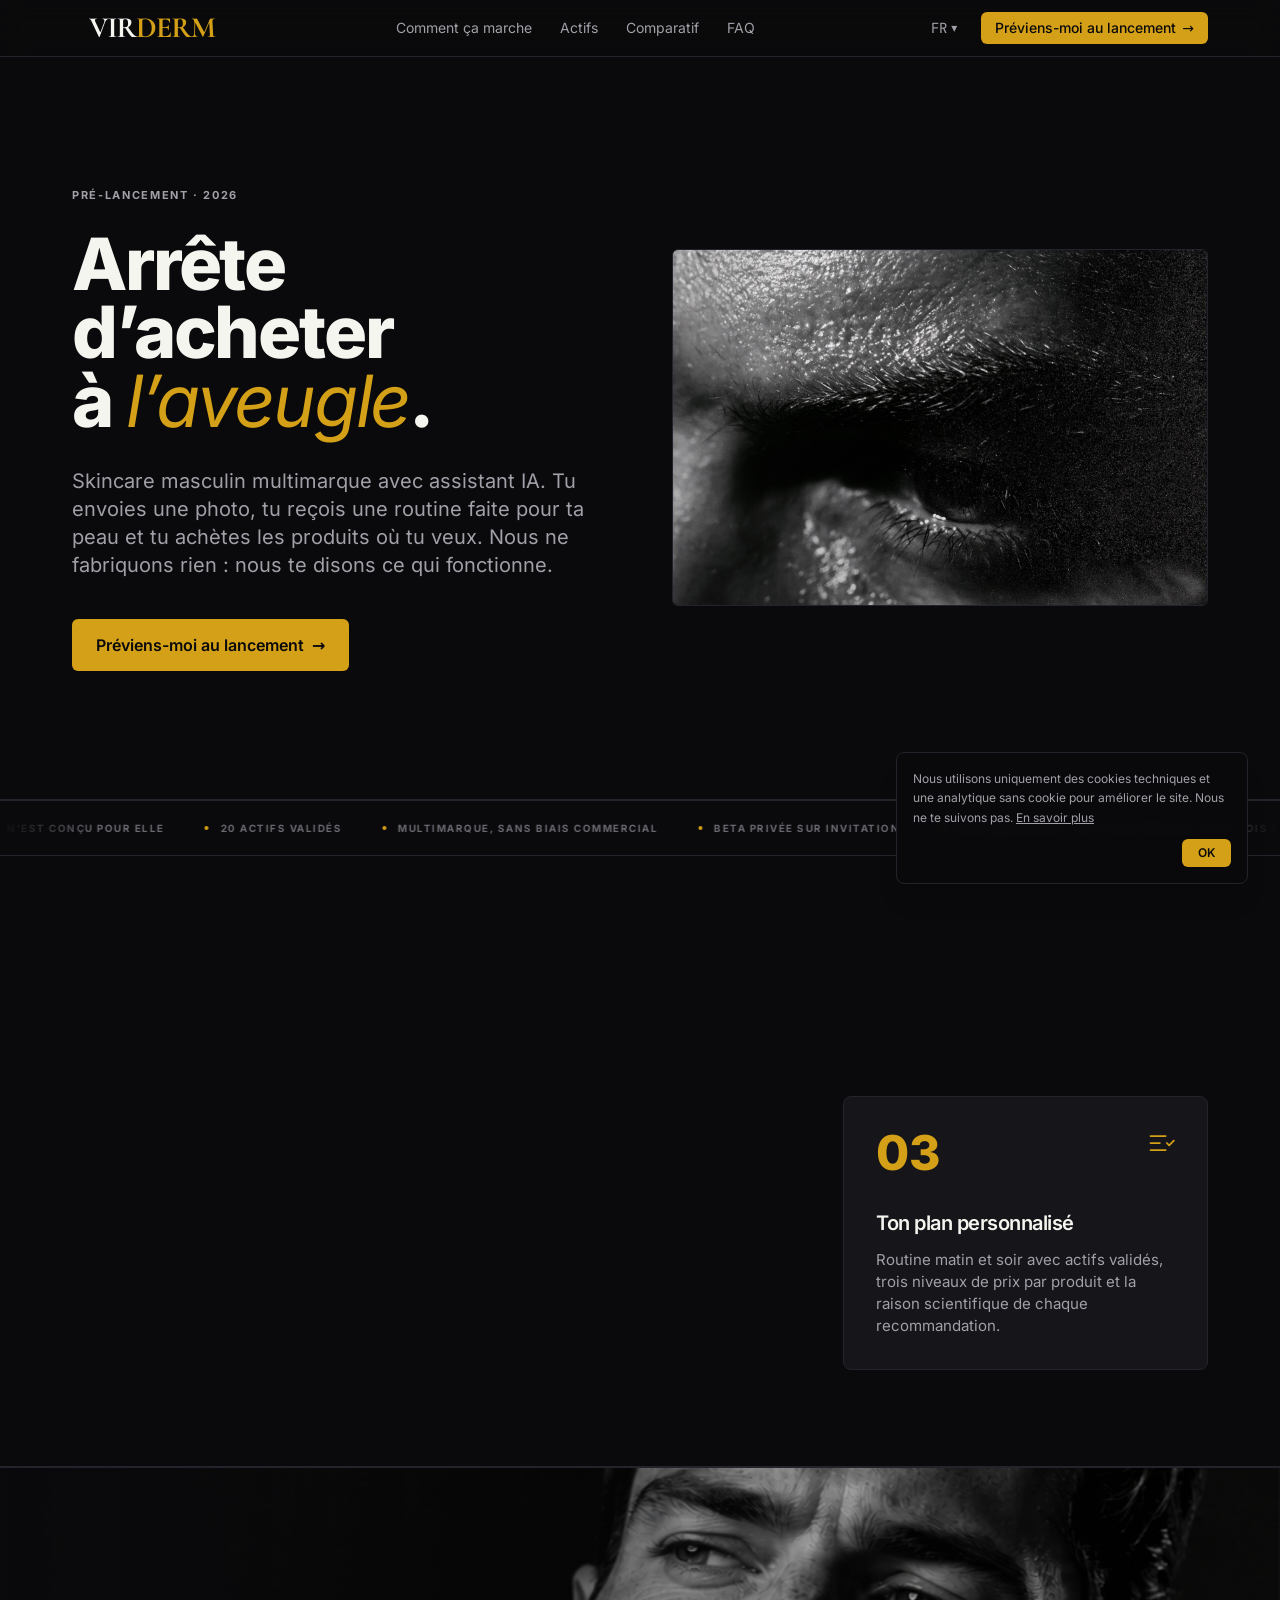
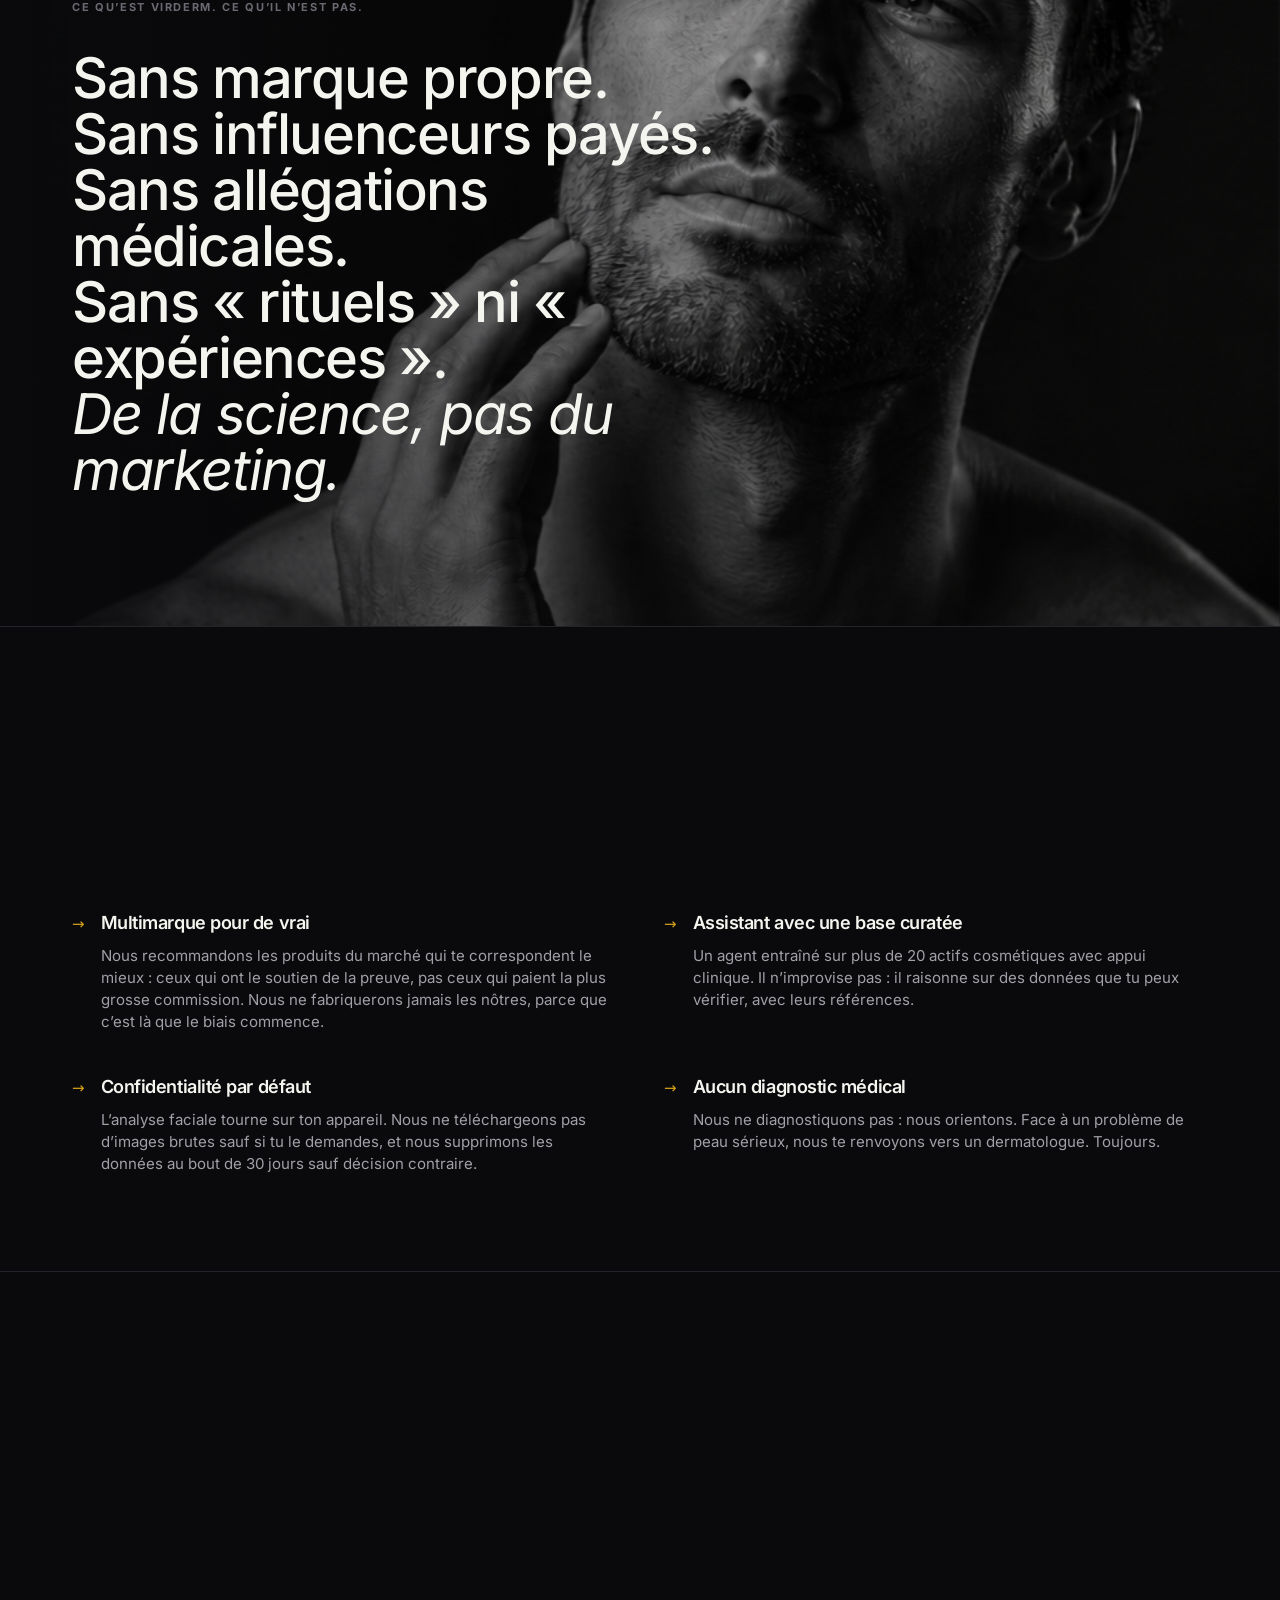
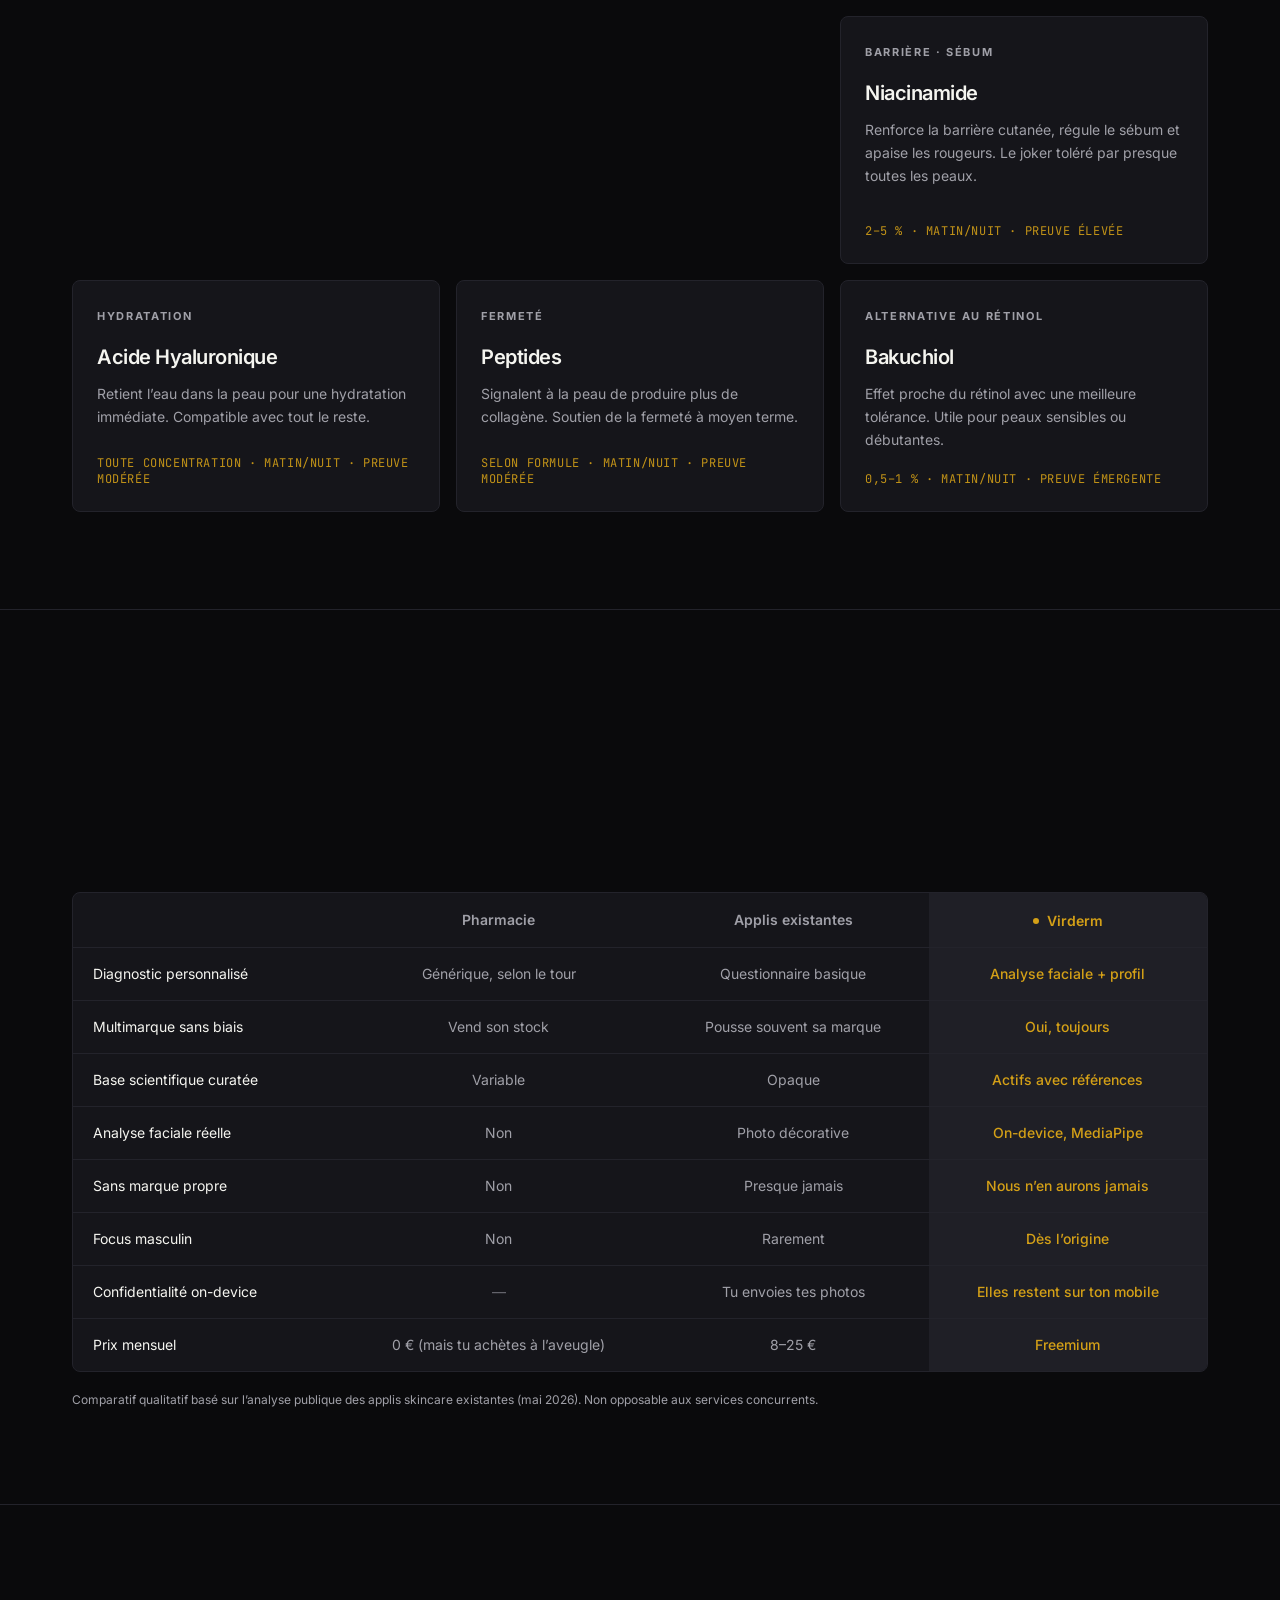
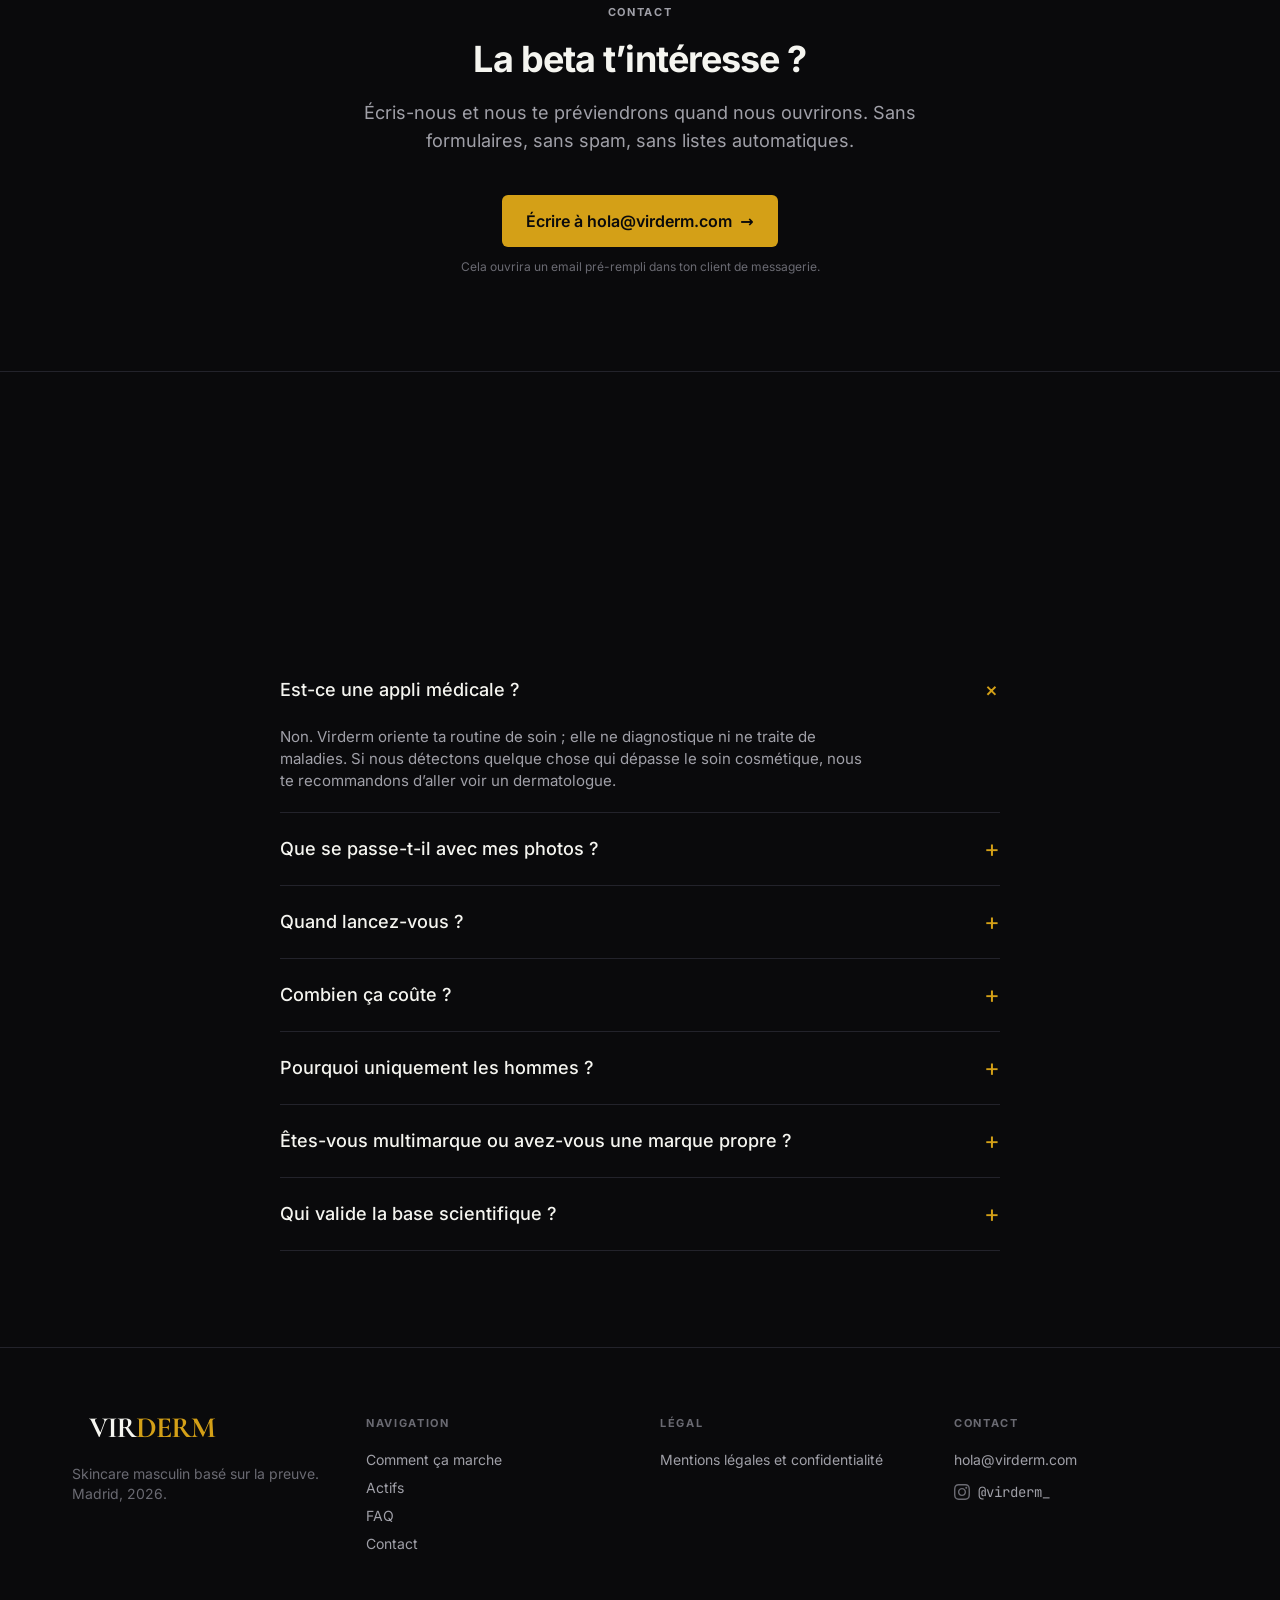
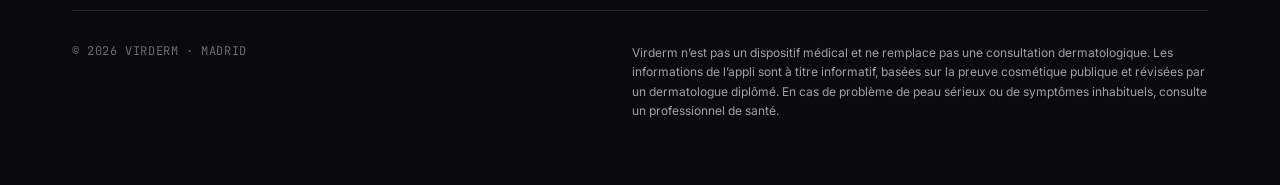
<file: fr/index.html>
<!DOCTYPE html><html lang="fr" class="dark"> <head><meta charset="UTF-8"><meta name="viewport" content="width=device-width, initial-scale=1"><meta name="theme-color" content="#0a0a0c"><meta name="color-scheme" content="dark"><meta name="robots" content="index, follow"><title>Virderm · Skincare masculin multimarque avec assistant IA</title><meta name="description" content="Tu envoies une photo, tu reçois une routine faite pour ta peau et tu achètes les produits où tu veux. Nous ne fabriquons rien : nous te disons ce qui fonctionne."><link rel="canonical" href="https://virderm.com/fr/"><link rel="alternate" hreflang="es-ES" href="https://virderm.com/"><link rel="alternate" hreflang="en" href="https://virderm.com/en/"><link rel="alternate" hreflang="fr-FR" href="https://virderm.com/fr/"><link rel="alternate" hreflang="it-IT" href="https://virderm.com/it/"><link rel="alternate" hreflang="x-default" href="https://virderm.com/"><meta property="og:site_name" content="Virderm"><meta property="og:title" content="Virderm · Skincare masculin multimarque avec assistant IA"><meta property="og:description" content="Tu envoies une photo, tu reçois une routine faite pour ta peau et tu achètes les produits où tu veux. Nous ne fabriquons rien : nous te disons ce qui fonctionne."><meta property="og:type" content="website"><meta property="og:url" content="https://virderm.com/fr/"><meta property="og:locale" content="fr_FR"><meta property="og:locale:alternate" content="es_ES"><meta property="og:locale:alternate" content="en_US"><meta property="og:locale:alternate" content="it_IT"><meta property="og:image" content="https://virderm.com/og-image.png"><meta property="og:image:width" content="1200"><meta property="og:image:height" content="630"><meta property="og:image:alt" content="Virderm — skincare masculino multimarca con agente IA"><meta name="twitter:card" content="summary_large_image"><meta name="twitter:title" content="Virderm · Skincare masculin multimarque avec assistant IA"><meta name="twitter:description" content="Tu envoies une photo, tu reçois une routine faite pour ta peau et tu achètes les produits où tu veux. Nous ne fabriquons rien : nous te disons ce qui fonctionne."><meta name="twitter:image" content="https://virderm.com/og-image.png"><link rel="icon" type="image/png" href="/favicon.png"><link rel="apple-touch-icon" href="/favicon.png"><script type="application/ld+json">{"@context":"https://schema.org","@graph":[{"@type":"Organization","@id":"https://virderm.com/#organization","name":"Virderm","url":"https://virderm.com","logo":"https://virderm.com/virderm-wordmark-negative.svg","sameAs":["https://www.instagram.com/virderm_/"]},{"@type":"WebSite","@id":"https://virderm.com/#website","url":"https://virderm.com","name":"Virderm","description":"Tu envoies une photo, tu reçois une routine faite pour ta peau et tu achètes les produits où tu veux. Nous ne fabriquons rien : nous te disons ce qui fonctionne.","publisher":{"@id":"https://virderm.com/#organization"},"inLanguage":["es-ES","en","fr-FR","it-IT"]}]}</script><script defer src="https://static.cloudflareinsights.com/beacon.min.js" data-cf-beacon="{&#34;token&#34;:&#34;697811aa11b74a20bcf086429ea1d1f1&#34;}"></script><noscript><style>
        [data-reveal] {
          opacity: 1 !important;
          transform: none !important;
        }
      </style></noscript><link rel="stylesheet" href="/_astro/index.r3L4p7IW.css">
<style>details[data-astro-cid-ltpqzwiw]>summary[data-astro-cid-ltpqzwiw]::-webkit-details-marker{display:none}details[data-astro-cid-ltpqzwiw]>summary[data-astro-cid-ltpqzwiw]::marker{display:none}
.manifesto-bg[data-astro-cid-5lwsku7t]{background-image:url(/manifiesto-bg.png);background-size:cover;background-position:center right;background-repeat:no-repeat;transform-origin:60% 50%;animation:manifesto-kenburns 42s ease-in-out infinite alternate}@keyframes manifesto-kenburns{0%{transform:scale(1.08) translate(0)}to{transform:scale(1.18) translate(-2%,-2%)}}@media(prefers-reduced-motion:reduce){.manifesto-bg[data-astro-cid-5lwsku7t]{animation:none;transform:scale(1.08)}}details[data-astro-cid-z6gx6xcw]>summary[data-astro-cid-z6gx6xcw]::-webkit-details-marker{display:none}details[data-astro-cid-z6gx6xcw]>summary[data-astro-cid-z6gx6xcw]{list-style:none}
</style></head> <body>  <div id="scroll-progress" aria-hidden="true" class="fixed inset-x-0 top-0 z-50 h-[2px] bg-transparent pointer-events-none"> <div id="scroll-progress-bar" class="h-full bg-accent transition-[width] duration-75 ease-out" style="width: 0%;"></div> </div> <script type="module">const n=document.getElementById("scroll-progress-bar");if(n){const e=()=>{const t=document.documentElement,o=t.scrollTop,s=t.scrollHeight-t.clientHeight,c=s>0?o/s*100:0;n.style.width=`${c}%`};e(),window.addEventListener("scroll",e,{passive:!0}),window.addEventListener("resize",e,{passive:!0})}</script> <header class="fixed inset-x-0 top-0 z-40 backdrop-blur-md bg-bg-primary/70 border-b border-border-subtle"> <div class="container-page flex h-14 items-center justify-between"> <a href="/fr/#top" class="flex items-center" aria-label="Virderm — accueil"> <svg xmlns="http://www.w3.org/2000/svg" viewBox="0 0 500 100" role="img" aria-label="Virderm" class="h-7 w-auto md:h-8" preserveAspectRatio="xMidYMid meet"> <text x="250" y="78" font-family="'Cormorant Garamond', 'GT Sectra', 'Bodoni 72', Didot, 'Bodoni MT', 'Times New Roman', serif" font-size="92" font-weight="700" letter-spacing="-3" text-anchor="middle" style="text-rendering: geometricPrecision;"> <tspan fill="#f5f5f0">VIR</tspan><tspan fill="#d4a017">DERM</tspan> </text> </svg> </a> <nav class="hidden md:flex items-center gap-7 text-sm text-text-secondary"> <a href="#como-funciona" class="hover:text-text-primary transition-colors"> Comment ça marche </a><a href="#activos" class="hover:text-text-primary transition-colors"> Actifs </a><a href="#comparativa" class="hover:text-text-primary transition-colors"> Comparatif </a><a href="#faq" class="hover:text-text-primary transition-colors"> FAQ </a> </nav> <div class="flex items-center gap-2 md:gap-3"> <details class="relative" data-astro-cid-ltpqzwiw> <summary class="flex min-h-[40px] cursor-pointer items-center gap-1 list-none rounded-md px-3 py-2 text-sm text-text-secondary transition-colors hover:text-text-primary" aria-label="Idioma" data-astro-cid-ltpqzwiw> <span class="font-mono" data-astro-cid-ltpqzwiw>FR</span> <span aria-hidden="true" class="text-xs" data-astro-cid-ltpqzwiw>▾</span> </summary> <div class="absolute right-0 z-50 mt-2 min-w-[150px] overflow-hidden rounded-md border border-border-subtle bg-bg-secondary py-1 shadow-lg" data-astro-cid-ltpqzwiw> <a href="/" hreflang="es" class="block px-3 py-1.5 text-sm transition-colors hover:bg-bg-tertiary text-text-secondary hover:text-text-primary" data-astro-cid-ltpqzwiw> Español </a><a href="/en/" hreflang="en" class="block px-3 py-1.5 text-sm transition-colors hover:bg-bg-tertiary text-text-secondary hover:text-text-primary" data-astro-cid-ltpqzwiw> English </a><a href="/fr/" hreflang="fr" class="block px-3 py-1.5 text-sm transition-colors hover:bg-bg-tertiary text-accent font-medium" data-astro-cid-ltpqzwiw> Français </a><a href="/it/" hreflang="it" class="block px-3 py-1.5 text-sm transition-colors hover:bg-bg-tertiary text-text-secondary hover:text-text-primary" data-astro-cid-ltpqzwiw> Italiano </a> </div> </details>  <a href="mailto:hola@virderm.com?subject=Je%20veux%20en%20savoir%20plus%20sur%20la%20beta%20de%20Virderm&#38;body=Bonjour%2C%0A%0ALa%20beta%20de%20Virderm%20m%E2%80%99int%C3%A9resse.%20Pourriez-vous%20me%20pr%C3%A9venir%20au%20lancement%20%3F%0A%0A(Optionnel%20%3A%20dis-moi%20bri%C3%A8vement%20pourquoi%20cela%20t%E2%80%99int%C3%A9resse%20ou%20ce%20que%20tu%20cherches%20%C3%A0%20r%C3%A9soudre)%0A%0AMerci%20!" class="inline-flex items-center gap-1.5 whitespace-nowrap rounded-md bg-accent px-3 py-1.5 text-sm font-medium text-text-inverse transition-all duration-150 hover:bg-accent-hover hover:scale-[1.02] md:px-3.5"> <span class="md:hidden">Préviens-moi</span> <span class="hidden md:inline">Préviens-moi au lancement</span> <span aria-hidden="true">→</span> </a> </div> </div> </header> <main class="min-h-screen bg-bg-primary text-text-primary"> <section id="top" class="relative isolate border-b border-border-subtle overflow-hidden pt-14"> <div class="container-page relative"> <div class="grid items-center gap-10 py-12 md:grid-cols-2 md:gap-12 md:py-24 lg:py-32 lg:gap-16"> <div class="order-1 md:order-2 relative"> <div class="relative overflow-hidden rounded-md border border-border-subtle"> <img src="/hero-face.jpg" alt="Gros plan éditorial de peau masculine en noir et blanc" width="1600" height="1066" loading="eager" decoding="async" class="block h-auto w-full"> <div aria-hidden="true" class="pointer-events-none absolute inset-0 bg-gradient-to-tr from-bg-primary/40 via-transparent to-transparent"></div> </div> </div> <div class="order-2 md:order-1 max-w-xl"> <p class="eyebrow reveal" style="animation-delay: 0ms;">Pré-lancement · 2026</p> <h1 class="reveal mt-6 text-[2.5rem] leading-[1] font-extrabold tracking-[-0.03em] sm:text-5xl md:text-[3.75rem] md:leading-[0.95] lg:text-[4.5rem]" style="animation-delay: 120ms;">Arrête d’acheter<br />à <span class="italic text-accent font-medium">l’aveugle</span>.</h1> <p class="reveal mt-6 text-base leading-relaxed text-text-secondary md:mt-8 md:text-lg lg:text-xl" style="animation-delay: 260ms;"> Skincare masculin multimarque avec assistant IA. Tu envoies une photo, tu reçois une routine faite pour ta peau et tu achètes les produits où tu veux. Nous ne fabriquons rien : nous te disons ce qui fonctionne. </p> <div class="reveal mt-8 md:mt-10" style="animation-delay: 400ms;"> <a href="mailto:hola@virderm.com?subject=Je%20veux%20en%20savoir%20plus%20sur%20la%20beta%20de%20Virderm&#38;body=Bonjour%2C%0A%0ALa%20beta%20de%20Virderm%20m%E2%80%99int%C3%A9resse.%20Pourriez-vous%20me%20pr%C3%A9venir%20au%20lancement%20%3F%0A%0A(Optionnel%20%3A%20dis-moi%20bri%C3%A8vement%20pourquoi%20cela%20t%E2%80%99int%C3%A9resse%20ou%20ce%20que%20tu%20cherches%20%C3%A0%20r%C3%A9soudre)%0A%0AMerci%20!" class="btn-primary group text-base px-6 py-3.5"> Préviens-moi au lancement <span aria-hidden="true" class="transition-transform group-hover:translate-x-0.5">→</span> </a> </div> </div> </div> </div> </section> <section aria-label="Indicateurs de confiance" class="border-y border-border-subtle bg-bg-primary"> <div class="marquee-mask overflow-hidden py-4"> <div id="trust-marquee" class="flex w-max items-center gap-10 whitespace-nowrap will-change-transform" aria-hidden="true">  <span data-key="0-0" class="micro flex shrink-0 items-center gap-3 text-text-tertiary"> <span class="h-1 w-1 rounded-full bg-accent"></span> Peau masculine : 25% plus épaisse, deux fois plus de sébum </span><span data-key="0-1" class="micro flex shrink-0 items-center gap-3 text-text-tertiary"> <span class="h-1 w-1 rounded-full bg-accent"></span> Quasiment rien sur le marché n’est conçu pour elle </span><span data-key="0-2" class="micro flex shrink-0 items-center gap-3 text-text-tertiary"> <span class="h-1 w-1 rounded-full bg-accent"></span> 20 actifs validés </span><span data-key="0-3" class="micro flex shrink-0 items-center gap-3 text-text-tertiary"> <span class="h-1 w-1 rounded-full bg-accent"></span> Multimarque, sans biais commercial </span><span data-key="0-4" class="micro flex shrink-0 items-center gap-3 text-text-tertiary"> <span class="h-1 w-1 rounded-full bg-accent"></span> Beta privée sur invitation </span><span data-key="1-0" class="micro flex shrink-0 items-center gap-3 text-text-tertiary"> <span class="h-1 w-1 rounded-full bg-accent"></span> Peau masculine : 25% plus épaisse, deux fois plus de sébum </span><span data-key="1-1" class="micro flex shrink-0 items-center gap-3 text-text-tertiary"> <span class="h-1 w-1 rounded-full bg-accent"></span> Quasiment rien sur le marché n’est conçu pour elle </span><span data-key="1-2" class="micro flex shrink-0 items-center gap-3 text-text-tertiary"> <span class="h-1 w-1 rounded-full bg-accent"></span> 20 actifs validés </span><span data-key="1-3" class="micro flex shrink-0 items-center gap-3 text-text-tertiary"> <span class="h-1 w-1 rounded-full bg-accent"></span> Multimarque, sans biais commercial </span><span data-key="1-4" class="micro flex shrink-0 items-center gap-3 text-text-tertiary"> <span class="h-1 w-1 rounded-full bg-accent"></span> Beta privée sur invitation </span><span data-key="2-0" class="micro flex shrink-0 items-center gap-3 text-text-tertiary"> <span class="h-1 w-1 rounded-full bg-accent"></span> Peau masculine : 25% plus épaisse, deux fois plus de sébum </span><span data-key="2-1" class="micro flex shrink-0 items-center gap-3 text-text-tertiary"> <span class="h-1 w-1 rounded-full bg-accent"></span> Quasiment rien sur le marché n’est conçu pour elle </span><span data-key="2-2" class="micro flex shrink-0 items-center gap-3 text-text-tertiary"> <span class="h-1 w-1 rounded-full bg-accent"></span> 20 actifs validés </span><span data-key="2-3" class="micro flex shrink-0 items-center gap-3 text-text-tertiary"> <span class="h-1 w-1 rounded-full bg-accent"></span> Multimarque, sans biais commercial </span><span data-key="2-4" class="micro flex shrink-0 items-center gap-3 text-text-tertiary"> <span class="h-1 w-1 rounded-full bg-accent"></span> Beta privée sur invitation </span> </div> </div>  <ul class="sr-only"> <li>Peau masculine : 25% plus épaisse, deux fois plus de sébum</li><li>Quasiment rien sur le marché n’est conçu pour elle</li><li>20 actifs validés</li><li>Multimarque, sans biais commercial</li><li>Beta privée sur invitation</li> </ul> </section> <script type="module">const s=document.getElementById("trust-marquee"),l=typeof matchMedia=="function"&&matchMedia("(prefers-reduced-motion: reduce)").matches;if(s&&!l){let e=0,n=0,i=typeof window<"u"?window.scrollY:0,t=0;const c=()=>{t=s.scrollWidth/3};c(),window.addEventListener("resize",c,{passive:!0}),typeof document<"u"&&document.fonts&&document.fonts.ready&&document.fonts.ready.then(c).catch(()=>{}),window.addEventListener("scroll",()=>{const o=window.scrollY,a=o-i;i=o,n+=a*.6},{passive:!0});const r=.5,d=()=>{const o=r+n*.05;e-=o,t>0&&(e<=-t&&(e+=t),e>0&&(e-=t)),s.style.transform=`translate3d(${e}px, 0, 0)`,n*=.92,requestAnimationFrame(d)};requestAnimationFrame(d)}</script> <section id="como-funciona" class="border-b border-border-subtle py-16 md:py-24"> <div class="container-page"> <header data-reveal class="max-w-3xl"> <p class="eyebrow">Comment ça marche</p> <h2 class="mt-4 text-3xl font-bold tracking-tight md:text-4xl lg:text-[2.5rem] lg:leading-[1.05]"> Trois étapes, sans détour. </h2> </header> <div class="mt-14 grid gap-6 md:mt-16 md:grid-cols-3 md:gap-5"> <article data-reveal data-reveal-index="0" class="group flex flex-col rounded-lg border border-border-subtle bg-bg-secondary p-8 transition-[border-color,transform] duration-200 hover:-translate-y-0.5 hover:border-accent/40"> <div class="flex items-start justify-between gap-4"> <span class="font-sans text-5xl font-extrabold leading-none text-accent">01</span> <span class="text-accent" aria-hidden="true"> <svg viewBox="0 0 24 24" width="28" height="28" fill="none" stroke="currentColor" stroke-width="1.5" stroke-linecap="round" stroke-linejoin="round"> <path d="M9 5H7a2 2 0 0 0-2 2v12a2 2 0 0 0 2 2h10a2 2 0 0 0 2-2V7a2 2 0 0 0-2-2h-2"></path> <rect x="9" y="3" width="6" height="4" rx="1"></rect> <path d="M9 12h6"></path> <path d="M9 16h4"></path> </svg>   </span> </div> <h3 class="mt-8 text-xl font-semibold tracking-tight">Parle-nous de toi</h3> <p class="mt-3 text-text-secondary">Âge, phototype, type de peau, conditions et budget. Pas de questionnaires interminables.</p> </article><article data-reveal data-reveal-index="1" class="group flex flex-col rounded-lg border border-border-subtle bg-bg-secondary p-8 transition-[border-color,transform] duration-200 hover:-translate-y-0.5 hover:border-accent/40"> <div class="flex items-start justify-between gap-4"> <span class="font-sans text-5xl font-extrabold leading-none text-accent">02</span> <span class="text-accent" aria-hidden="true">  <svg viewBox="0 0 24 24" width="28" height="28" fill="none" stroke="currentColor" stroke-width="1.5" stroke-linecap="round" stroke-linejoin="round"> <path d="M3 7V5a2 2 0 0 1 2-2h2"></path> <path d="M17 3h2a2 2 0 0 1 2 2v2"></path> <path d="M21 17v2a2 2 0 0 1-2 2h-2"></path> <path d="M7 21H5a2 2 0 0 1-2-2v-2"></path> <path d="M9 10h.01"></path> <path d="M15 10h.01"></path> <path d="M9 15c.85.63 1.885 1 3 1s2.15-.37 3-1"></path> </svg>  </span> </div> <h3 class="mt-8 text-xl font-semibold tracking-tight">Analyse faciale sur ton mobile</h3> <p class="mt-3 text-text-secondary">La détection se fait sur ton téléphone. La photo ne quitte pas ton appareil sans ton autorisation.</p> </article><article data-reveal data-reveal-index="2" class="group flex flex-col rounded-lg border border-border-subtle bg-bg-secondary p-8 transition-[border-color,transform] duration-200 hover:-translate-y-0.5 hover:border-accent/40"> <div class="flex items-start justify-between gap-4"> <span class="font-sans text-5xl font-extrabold leading-none text-accent">03</span> <span class="text-accent" aria-hidden="true">   <svg viewBox="0 0 24 24" width="28" height="28" fill="none" stroke="currentColor" stroke-width="1.5" stroke-linecap="round" stroke-linejoin="round"> <path d="M11 12H3"></path> <path d="M16 6H3"></path> <path d="M16 18H3"></path> <path d="m17 12 2 2 4-4"></path> </svg> </span> </div> <h3 class="mt-8 text-xl font-semibold tracking-tight">Ton plan personnalisé</h3> <p class="mt-3 text-text-secondary">Routine matin et soir avec actifs validés, trois niveaux de prix par produit et la raison scientifique de chaque recommandation.</p> </article> </div> </div> </section> <section aria-labelledby="manifiesto-title" class="relative isolate overflow-hidden border-y border-border-subtle bg-bg-tertiary" data-astro-cid-5lwsku7t>  <div id="manifesto-parallax" aria-hidden="true" class="absolute inset-x-0 -inset-y-[20%] -z-20 will-change-transform" data-astro-cid-5lwsku7t>  <div class="manifesto-bg absolute inset-0" data-astro-cid-5lwsku7t></div> </div>  <div aria-hidden="true" class="absolute inset-0 -z-10 bg-gradient-to-b from-bg-primary/85 via-bg-primary/55 to-bg-primary/35 md:bg-gradient-to-r md:from-bg-primary/95 md:via-bg-primary/40 md:to-transparent" data-astro-cid-5lwsku7t></div> <div class="container-page relative py-24 md:py-32" data-astro-cid-5lwsku7t> <div class="max-w-md md:max-w-xl lg:max-w-2xl" data-astro-cid-5lwsku7t> <p class="eyebrow text-text-tertiary" data-astro-cid-5lwsku7t>Ce qu’est Virderm. Ce qu’il n’est pas.</p> <h2 id="manifiesto-title" class="mt-8 text-3xl font-medium leading-[1.15] tracking-tight md:text-5xl lg:text-[3.5rem]" data-astro-cid-5lwsku7t> <span class="reveal block" style="animation-delay: 0ms;" data-astro-cid-5lwsku7t> <span class="text-text-primary" data-astro-cid-5lwsku7t>Sans marque propre.</span> </span><span class="reveal block" style="animation-delay: 140ms;" data-astro-cid-5lwsku7t> <span class="text-text-primary" data-astro-cid-5lwsku7t>Sans influenceurs payés.</span> </span><span class="reveal block" style="animation-delay: 280ms;" data-astro-cid-5lwsku7t> <span class="text-text-primary" data-astro-cid-5lwsku7t>Sans allégations médicales.</span> </span><span class="reveal block" style="animation-delay: 420ms;" data-astro-cid-5lwsku7t> <span class="text-text-primary" data-astro-cid-5lwsku7t>Sans « rituels » ni « expériences ».</span> </span><span class="reveal block" style="animation-delay: 560ms;" data-astro-cid-5lwsku7t> <span class="italic font-normal text-text-primary" data-astro-cid-5lwsku7t>De la science, pas du marketing.</span> </span> </h2> </div> </div> </section>  <script type="module">const n=document.getElementById("manifesto-parallax"),c=typeof matchMedia=="function"&&matchMedia("(prefers-reduced-motion: reduce)").matches;if(n&&!c){let e=!1;const o=()=>{e=!1;const r=n.getBoundingClientRect(),t=window.innerHeight||0;if(t===0)return;const i=(r.top+r.height/2-t/2)/t,a=-Math.max(-1.5,Math.min(1.5,i))*80;n.style.transform=`translate3d(0, ${a}px, 0)`},s=()=>{e||(e=!0,requestAnimationFrame(o))};window.addEventListener("scroll",s,{passive:!0}),window.addEventListener("resize",s,{passive:!0}),o()}</script> <section id="por-que" class="border-b border-border-subtle py-16 md:py-24"> <div class="container-page"> <header data-reveal class="max-w-3xl"> <p class="eyebrow">Pourquoi Virderm</p> <h2 class="mt-4 text-3xl font-bold tracking-tight md:text-4xl lg:text-[2.5rem] lg:leading-[1.05]"> Ce que tu attendais d’une appli skincare il y a cinq ans. </h2> </header> <div class="mt-14 grid gap-x-12 gap-y-10 md:mt-16 md:grid-cols-2"> <div class="flex gap-4"> <span aria-hidden="true" class="mt-1 text-accent">
→
</span> <div> <h3 class="text-lg font-semibold tracking-tight">Multimarque pour de vrai</h3> <p class="mt-2 text-text-secondary">Nous recommandons les produits du marché qui te correspondent le mieux : ceux qui ont le soutien de la preuve, pas ceux qui paient la plus grosse commission. Nous ne fabriquerons jamais les nôtres, parce que c’est là que le biais commence.</p> </div> </div><div class="flex gap-4"> <span aria-hidden="true" class="mt-1 text-accent">
→
</span> <div> <h3 class="text-lg font-semibold tracking-tight">Assistant avec une base curatée</h3> <p class="mt-2 text-text-secondary">Un agent entraîné sur plus de 20 actifs cosmétiques avec appui clinique. Il n’improvise pas : il raisonne sur des données que tu peux vérifier, avec leurs références.</p> </div> </div><div class="flex gap-4"> <span aria-hidden="true" class="mt-1 text-accent">
→
</span> <div> <h3 class="text-lg font-semibold tracking-tight">Confidentialité par défaut</h3> <p class="mt-2 text-text-secondary">L’analyse faciale tourne sur ton appareil. Nous ne téléchargeons pas d’images brutes sauf si tu le demandes, et nous supprimons les données au bout de 30 jours sauf décision contraire.</p> </div> </div><div class="flex gap-4"> <span aria-hidden="true" class="mt-1 text-accent">
→
</span> <div> <h3 class="text-lg font-semibold tracking-tight">Aucun diagnostic médical</h3> <p class="mt-2 text-text-secondary">Nous ne diagnostiquons pas : nous orientons. Face à un problème de peau sérieux, nous te renvoyons vers un dermatologue. Toujours.</p> </div> </div> </div> </div> </section> <section id="activos" class="border-b border-border-subtle py-16 md:py-24"> <div class="container-page"> <header data-reveal class="max-w-3xl"> <p class="eyebrow">Base scientifique</p> <h2 class="mt-4 text-3xl font-bold tracking-tight md:text-4xl lg:text-[2.5rem] lg:leading-[1.05]"> Des actifs validés, pas des produits. </h2> <p class="mt-5 text-base text-text-secondary md:text-lg">L’intelligence de Virderm vit dans une base curatée d’actifs cosmétiques avec appui clinique. L’agent raisonne dessus pour construire ta routine — il ne recommande pas des listes figées de produits.</p> </header> <div class="mt-14 grid gap-4 md:mt-16 sm:grid-cols-2 lg:grid-cols-3"> <article data-reveal data-reveal-index="0" class="group flex flex-col rounded-lg border border-border-subtle bg-bg-secondary p-6 transition-[border-color,transform] duration-200 hover:-translate-y-0.5 hover:border-accent/40"> <p class="eyebrow">Anti-âge · référence</p> <h3 class="mt-4 text-xl font-semibold tracking-tight">Rétinol</h3> <p class="mt-3 flex-1 text-sm leading-relaxed text-text-secondary">L’étalon-or contre les rides et la texture irrégulière. Accélère le renouvellement cellulaire.</p> <p class="mt-5 font-mono text-xs uppercase tracking-wider text-accent/90">0,3–1 % · Nuit · Preuve élevée</p> </article><article data-reveal data-reveal-index="1" class="group flex flex-col rounded-lg border border-border-subtle bg-bg-secondary p-6 transition-[border-color,transform] duration-200 hover:-translate-y-0.5 hover:border-accent/40"> <p class="eyebrow">Antioxydant</p> <h3 class="mt-4 text-xl font-semibold tracking-tight">Vitamine C</h3> <p class="mt-3 flex-1 text-sm leading-relaxed text-text-secondary">Protège contre les agressions environnementales et unifie le teint. Mieux le matin, sous protection solaire.</p> <p class="mt-5 font-mono text-xs uppercase tracking-wider text-accent/90">10–20 % (L-ascorbique) · Matin · Preuve élevée</p> </article><article data-reveal data-reveal-index="2" class="group flex flex-col rounded-lg border border-border-subtle bg-bg-secondary p-6 transition-[border-color,transform] duration-200 hover:-translate-y-0.5 hover:border-accent/40"> <p class="eyebrow">Barrière · sébum</p> <h3 class="mt-4 text-xl font-semibold tracking-tight">Niacinamide</h3> <p class="mt-3 flex-1 text-sm leading-relaxed text-text-secondary">Renforce la barrière cutanée, régule le sébum et apaise les rougeurs. Le joker toléré par presque toutes les peaux.</p> <p class="mt-5 font-mono text-xs uppercase tracking-wider text-accent/90">2–5 % · Matin/Nuit · Preuve élevée</p> </article><article data-reveal data-reveal-index="3" class="group flex flex-col rounded-lg border border-border-subtle bg-bg-secondary p-6 transition-[border-color,transform] duration-200 hover:-translate-y-0.5 hover:border-accent/40"> <p class="eyebrow">Hydratation</p> <h3 class="mt-4 text-xl font-semibold tracking-tight">Acide Hyaluronique</h3> <p class="mt-3 flex-1 text-sm leading-relaxed text-text-secondary">Retient l’eau dans la peau pour une hydratation immédiate. Compatible avec tout le reste.</p> <p class="mt-5 font-mono text-xs uppercase tracking-wider text-accent/90">Toute concentration · Matin/Nuit · Preuve modérée</p> </article><article data-reveal data-reveal-index="4" class="group flex flex-col rounded-lg border border-border-subtle bg-bg-secondary p-6 transition-[border-color,transform] duration-200 hover:-translate-y-0.5 hover:border-accent/40"> <p class="eyebrow">Fermeté</p> <h3 class="mt-4 text-xl font-semibold tracking-tight">Peptides</h3> <p class="mt-3 flex-1 text-sm leading-relaxed text-text-secondary">Signalent à la peau de produire plus de collagène. Soutien de la fermeté à moyen terme.</p> <p class="mt-5 font-mono text-xs uppercase tracking-wider text-accent/90">Selon formule · Matin/Nuit · Preuve modérée</p> </article><article data-reveal data-reveal-index="5" class="group flex flex-col rounded-lg border border-border-subtle bg-bg-secondary p-6 transition-[border-color,transform] duration-200 hover:-translate-y-0.5 hover:border-accent/40"> <p class="eyebrow">Alternative au rétinol</p> <h3 class="mt-4 text-xl font-semibold tracking-tight">Bakuchiol</h3> <p class="mt-3 flex-1 text-sm leading-relaxed text-text-secondary">Effet proche du rétinol avec une meilleure tolérance. Utile pour peaux sensibles ou débutantes.</p> <p class="mt-5 font-mono text-xs uppercase tracking-wider text-accent/90">0,5–1 % · Matin/Nuit · Preuve émergente</p> </article> </div> </div> </section> <section id="comparativa" class="border-b border-border-subtle py-16 md:py-24"> <div class="container-page"> <header data-reveal class="max-w-3xl"> <p class="eyebrow">En perspective</p> <h2 class="mt-4 text-3xl font-bold tracking-tight md:text-4xl lg:text-[2.5rem] lg:leading-[1.05]"> Comment ça se compare à ce qui existe déjà. </h2> </header>  <div class="mt-14 space-y-4 md:hidden"> <article class="rounded-lg border border-border-subtle bg-bg-secondary p-5"> <p class="text-sm font-semibold text-text-primary">Diagnostic personnalisé</p> <dl class="mt-4 space-y-2"> <div class="flex items-baseline justify-between gap-4 rounded-md bg-bg-tertiary px-3 py-2.5"> <dt class="flex shrink-0 items-center gap-2 text-[10px] font-bold uppercase tracking-[0.15em] text-accent"> <span class="h-1 w-1 rounded-full bg-accent"></span> Virderm </dt> <dd class="text-right text-sm font-medium text-accent">Analyse faciale + profil</dd> </div> <div class="flex items-baseline justify-between gap-4 px-3"> <dt class="shrink-0 text-[10px] font-bold uppercase tracking-[0.15em] text-text-tertiary"> Pharmacie </dt> <dd class="text-right text-sm text-text-secondary"> Générique, selon le tour </dd> </div> <div class="flex items-baseline justify-between gap-4 px-3"> <dt class="shrink-0 text-[10px] font-bold uppercase tracking-[0.15em] text-text-tertiary"> Applis existantes </dt> <dd class="text-right text-sm text-text-secondary">Questionnaire basique</dd> </div> </dl> </article><article class="rounded-lg border border-border-subtle bg-bg-secondary p-5"> <p class="text-sm font-semibold text-text-primary">Multimarque sans biais</p> <dl class="mt-4 space-y-2"> <div class="flex items-baseline justify-between gap-4 rounded-md bg-bg-tertiary px-3 py-2.5"> <dt class="flex shrink-0 items-center gap-2 text-[10px] font-bold uppercase tracking-[0.15em] text-accent"> <span class="h-1 w-1 rounded-full bg-accent"></span> Virderm </dt> <dd class="text-right text-sm font-medium text-accent">Oui, toujours</dd> </div> <div class="flex items-baseline justify-between gap-4 px-3"> <dt class="shrink-0 text-[10px] font-bold uppercase tracking-[0.15em] text-text-tertiary"> Pharmacie </dt> <dd class="text-right text-sm text-text-secondary"> Vend son stock </dd> </div> <div class="flex items-baseline justify-between gap-4 px-3"> <dt class="shrink-0 text-[10px] font-bold uppercase tracking-[0.15em] text-text-tertiary"> Applis existantes </dt> <dd class="text-right text-sm text-text-secondary">Pousse souvent sa marque</dd> </div> </dl> </article><article class="rounded-lg border border-border-subtle bg-bg-secondary p-5"> <p class="text-sm font-semibold text-text-primary">Base scientifique curatée</p> <dl class="mt-4 space-y-2"> <div class="flex items-baseline justify-between gap-4 rounded-md bg-bg-tertiary px-3 py-2.5"> <dt class="flex shrink-0 items-center gap-2 text-[10px] font-bold uppercase tracking-[0.15em] text-accent"> <span class="h-1 w-1 rounded-full bg-accent"></span> Virderm </dt> <dd class="text-right text-sm font-medium text-accent">Actifs avec références</dd> </div> <div class="flex items-baseline justify-between gap-4 px-3"> <dt class="shrink-0 text-[10px] font-bold uppercase tracking-[0.15em] text-text-tertiary"> Pharmacie </dt> <dd class="text-right text-sm text-text-secondary"> Variable </dd> </div> <div class="flex items-baseline justify-between gap-4 px-3"> <dt class="shrink-0 text-[10px] font-bold uppercase tracking-[0.15em] text-text-tertiary"> Applis existantes </dt> <dd class="text-right text-sm text-text-secondary">Opaque</dd> </div> </dl> </article><article class="rounded-lg border border-border-subtle bg-bg-secondary p-5"> <p class="text-sm font-semibold text-text-primary">Analyse faciale réelle</p> <dl class="mt-4 space-y-2"> <div class="flex items-baseline justify-between gap-4 rounded-md bg-bg-tertiary px-3 py-2.5"> <dt class="flex shrink-0 items-center gap-2 text-[10px] font-bold uppercase tracking-[0.15em] text-accent"> <span class="h-1 w-1 rounded-full bg-accent"></span> Virderm </dt> <dd class="text-right text-sm font-medium text-accent">On-device, MediaPipe</dd> </div> <div class="flex items-baseline justify-between gap-4 px-3"> <dt class="shrink-0 text-[10px] font-bold uppercase tracking-[0.15em] text-text-tertiary"> Pharmacie </dt> <dd class="text-right text-sm text-text-secondary"> Non </dd> </div> <div class="flex items-baseline justify-between gap-4 px-3"> <dt class="shrink-0 text-[10px] font-bold uppercase tracking-[0.15em] text-text-tertiary"> Applis existantes </dt> <dd class="text-right text-sm text-text-secondary">Photo décorative</dd> </div> </dl> </article><article class="rounded-lg border border-border-subtle bg-bg-secondary p-5"> <p class="text-sm font-semibold text-text-primary">Sans marque propre</p> <dl class="mt-4 space-y-2"> <div class="flex items-baseline justify-between gap-4 rounded-md bg-bg-tertiary px-3 py-2.5"> <dt class="flex shrink-0 items-center gap-2 text-[10px] font-bold uppercase tracking-[0.15em] text-accent"> <span class="h-1 w-1 rounded-full bg-accent"></span> Virderm </dt> <dd class="text-right text-sm font-medium text-accent">Nous n’en aurons jamais</dd> </div> <div class="flex items-baseline justify-between gap-4 px-3"> <dt class="shrink-0 text-[10px] font-bold uppercase tracking-[0.15em] text-text-tertiary"> Pharmacie </dt> <dd class="text-right text-sm text-text-secondary"> Non </dd> </div> <div class="flex items-baseline justify-between gap-4 px-3"> <dt class="shrink-0 text-[10px] font-bold uppercase tracking-[0.15em] text-text-tertiary"> Applis existantes </dt> <dd class="text-right text-sm text-text-secondary">Presque jamais</dd> </div> </dl> </article><article class="rounded-lg border border-border-subtle bg-bg-secondary p-5"> <p class="text-sm font-semibold text-text-primary">Focus masculin</p> <dl class="mt-4 space-y-2"> <div class="flex items-baseline justify-between gap-4 rounded-md bg-bg-tertiary px-3 py-2.5"> <dt class="flex shrink-0 items-center gap-2 text-[10px] font-bold uppercase tracking-[0.15em] text-accent"> <span class="h-1 w-1 rounded-full bg-accent"></span> Virderm </dt> <dd class="text-right text-sm font-medium text-accent">Dès l’origine</dd> </div> <div class="flex items-baseline justify-between gap-4 px-3"> <dt class="shrink-0 text-[10px] font-bold uppercase tracking-[0.15em] text-text-tertiary"> Pharmacie </dt> <dd class="text-right text-sm text-text-secondary"> Non </dd> </div> <div class="flex items-baseline justify-between gap-4 px-3"> <dt class="shrink-0 text-[10px] font-bold uppercase tracking-[0.15em] text-text-tertiary"> Applis existantes </dt> <dd class="text-right text-sm text-text-secondary">Rarement</dd> </div> </dl> </article><article class="rounded-lg border border-border-subtle bg-bg-secondary p-5"> <p class="text-sm font-semibold text-text-primary">Confidentialité on-device</p> <dl class="mt-4 space-y-2"> <div class="flex items-baseline justify-between gap-4 rounded-md bg-bg-tertiary px-3 py-2.5"> <dt class="flex shrink-0 items-center gap-2 text-[10px] font-bold uppercase tracking-[0.15em] text-accent"> <span class="h-1 w-1 rounded-full bg-accent"></span> Virderm </dt> <dd class="text-right text-sm font-medium text-accent">Elles restent sur ton mobile</dd> </div> <div class="flex items-baseline justify-between gap-4 px-3"> <dt class="shrink-0 text-[10px] font-bold uppercase tracking-[0.15em] text-text-tertiary"> Pharmacie </dt> <dd class="text-right text-sm text-text-secondary"> <span class="text-text-tertiary">—</span> </dd> </div> <div class="flex items-baseline justify-between gap-4 px-3"> <dt class="shrink-0 text-[10px] font-bold uppercase tracking-[0.15em] text-text-tertiary"> Applis existantes </dt> <dd class="text-right text-sm text-text-secondary">Tu envoies tes photos</dd> </div> </dl> </article><article class="rounded-lg border border-border-subtle bg-bg-secondary p-5"> <p class="text-sm font-semibold text-text-primary">Prix mensuel</p> <dl class="mt-4 space-y-2"> <div class="flex items-baseline justify-between gap-4 rounded-md bg-bg-tertiary px-3 py-2.5"> <dt class="flex shrink-0 items-center gap-2 text-[10px] font-bold uppercase tracking-[0.15em] text-accent"> <span class="h-1 w-1 rounded-full bg-accent"></span> Virderm </dt> <dd class="text-right text-sm font-medium text-accent">Freemium</dd> </div> <div class="flex items-baseline justify-between gap-4 px-3"> <dt class="shrink-0 text-[10px] font-bold uppercase tracking-[0.15em] text-text-tertiary"> Pharmacie </dt> <dd class="text-right text-sm text-text-secondary"> 0 € (mais tu achètes à l’aveugle) </dd> </div> <div class="flex items-baseline justify-between gap-4 px-3"> <dt class="shrink-0 text-[10px] font-bold uppercase tracking-[0.15em] text-text-tertiary"> Applis existantes </dt> <dd class="text-right text-sm text-text-secondary">8–25 €</dd> </div> </dl> </article> </div>  <div class="mt-14 hidden overflow-x-auto rounded-lg border border-border-subtle bg-bg-secondary md:mt-16 md:block"> <table class="w-full min-w-[640px] border-collapse"> <thead> <tr class="border-b border-border-subtle"> <th class="px-5 py-4 text-left text-sm font-semibold text-text-secondary"></th> <th class="px-4 py-4 text-center text-sm font-semibold"> <span class="text-text-secondary">Pharmacie</span> </th><th class="px-4 py-4 text-center text-sm font-semibold"> <span class="text-text-secondary">Applis existantes</span> </th><th class="px-4 py-4 text-center text-sm font-semibold bg-bg-tertiary"> <span class="inline-flex items-center gap-2"> <span class="h-1.5 w-1.5 rounded-full bg-accent"></span> <span class="text-accent">Virderm</span> </span> </th> </tr> </thead> <tbody> <tr class="border-b border-border-subtle"> <td class="px-5 py-4 text-sm text-text-primary">Diagnostic personnalisé</td> <td class="px-4 py-4 text-center text-sm  text-text-secondary"> Générique, selon le tour </td><td class="px-4 py-4 text-center text-sm  text-text-secondary"> Questionnaire basique </td><td class="px-4 py-4 text-center text-sm bg-bg-tertiary text-accent font-medium"> Analyse faciale + profil </td> </tr><tr class="border-b border-border-subtle"> <td class="px-5 py-4 text-sm text-text-primary">Multimarque sans biais</td> <td class="px-4 py-4 text-center text-sm  text-text-secondary"> Vend son stock </td><td class="px-4 py-4 text-center text-sm  text-text-secondary"> Pousse souvent sa marque </td><td class="px-4 py-4 text-center text-sm bg-bg-tertiary text-accent font-medium"> Oui, toujours </td> </tr><tr class="border-b border-border-subtle"> <td class="px-5 py-4 text-sm text-text-primary">Base scientifique curatée</td> <td class="px-4 py-4 text-center text-sm  text-text-secondary"> Variable </td><td class="px-4 py-4 text-center text-sm  text-text-secondary"> Opaque </td><td class="px-4 py-4 text-center text-sm bg-bg-tertiary text-accent font-medium"> Actifs avec références </td> </tr><tr class="border-b border-border-subtle"> <td class="px-5 py-4 text-sm text-text-primary">Analyse faciale réelle</td> <td class="px-4 py-4 text-center text-sm  text-text-secondary"> Non </td><td class="px-4 py-4 text-center text-sm  text-text-secondary"> Photo décorative </td><td class="px-4 py-4 text-center text-sm bg-bg-tertiary text-accent font-medium"> On-device, MediaPipe </td> </tr><tr class="border-b border-border-subtle"> <td class="px-5 py-4 text-sm text-text-primary">Sans marque propre</td> <td class="px-4 py-4 text-center text-sm  text-text-secondary"> Non </td><td class="px-4 py-4 text-center text-sm  text-text-secondary"> Presque jamais </td><td class="px-4 py-4 text-center text-sm bg-bg-tertiary text-accent font-medium"> Nous n’en aurons jamais </td> </tr><tr class="border-b border-border-subtle"> <td class="px-5 py-4 text-sm text-text-primary">Focus masculin</td> <td class="px-4 py-4 text-center text-sm  text-text-secondary"> Non </td><td class="px-4 py-4 text-center text-sm  text-text-secondary"> Rarement </td><td class="px-4 py-4 text-center text-sm bg-bg-tertiary text-accent font-medium"> Dès l’origine </td> </tr><tr class="border-b border-border-subtle"> <td class="px-5 py-4 text-sm text-text-primary">Confidentialité on-device</td> <td class="px-4 py-4 text-center text-sm  text-text-tertiary">—</td><td class="px-4 py-4 text-center text-sm  text-text-secondary"> Tu envoies tes photos </td><td class="px-4 py-4 text-center text-sm bg-bg-tertiary text-accent font-medium"> Elles restent sur ton mobile </td> </tr><tr class> <td class="px-5 py-4 text-sm text-text-primary">Prix mensuel</td> <td class="px-4 py-4 text-center text-sm  text-text-secondary"> 0 € (mais tu achètes à l’aveugle) </td><td class="px-4 py-4 text-center text-sm  text-text-secondary"> 8–25 € </td><td class="px-4 py-4 text-center text-sm bg-bg-tertiary text-accent font-medium"> Freemium </td> </tr> </tbody> </table> </div> <p class="mt-5 text-xs text-text-secondary">Comparatif qualitatif basé sur l’analyse publique des applis skincare existantes (mai 2026). Non opposable aux services concurrents.</p> </div> </section> <section id="contacto" class="border-b border-border-subtle py-16 md:py-24 scroll-mt-8"> <div class="container-page"> <div class="mx-auto max-w-xl text-center"> <p class="eyebrow">Contact</p> <h2 class="mt-4 text-3xl font-bold tracking-tight md:text-4xl">La beta t’intéresse ?</h2> <p class="mt-5 text-base text-text-secondary md:text-lg">Écris-nous et nous te préviendrons quand nous ouvrirons. Sans formulaires, sans spam, sans listes automatiques.</p> <div class="mt-10 flex flex-col items-center gap-3"> <a href="mailto:hola@virderm.com?subject=Je%20veux%20en%20savoir%20plus%20sur%20la%20beta%20de%20Virderm&#38;body=Bonjour%2C%0A%0ALa%20beta%20de%20Virderm%20m%E2%80%99int%C3%A9resse.%20Pourriez-vous%20me%20pr%C3%A9venir%20au%20lancement%20%3F%0A%0A(Optionnel%20%3A%20dis-moi%20bri%C3%A8vement%20pourquoi%20cela%20t%E2%80%99int%C3%A9resse%20ou%20ce%20que%20tu%20cherches%20%C3%A0%20r%C3%A9soudre)%0A%0AMerci%20!" class="btn-primary group text-base px-6 py-3.5"> Écrire à hola@virderm.com <span aria-hidden="true" class="transition-transform group-hover:translate-x-0.5">→</span> </a> <p class="text-xs text-text-tertiary">Cela ouvrira un email pré-rempli dans ton client de messagerie.</p> </div> </div> </div> </section> <section id="faq" class="border-b border-border-subtle py-16 md:py-24" data-astro-cid-z6gx6xcw> <div class="container-page" data-astro-cid-z6gx6xcw> <header data-reveal class="max-w-3xl" data-astro-cid-z6gx6xcw> <p class="eyebrow" data-astro-cid-z6gx6xcw>Questions fréquentes</p> <h2 class="mt-4 text-3xl font-bold tracking-tight md:text-4xl lg:text-[2.5rem] lg:leading-[1.05]" data-astro-cid-z6gx6xcw> Ce que les gens demandent avant de s’inscrire. </h2> </header> <div class="container-content mt-14 md:mt-16 px-0" data-astro-cid-z6gx6xcw> <ul data-astro-cid-z6gx6xcw> <li class="border-b border-border-subtle" data-astro-cid-z6gx6xcw> <details class="group" open data-astro-cid-z6gx6xcw> <summary class="flex w-full items-center justify-between gap-6 py-5 cursor-pointer list-none text-text-primary transition-colors duration-150 hover:text-accent" data-astro-cid-z6gx6xcw> <span class="text-base font-medium md:text-lg" data-astro-cid-z6gx6xcw>Est-ce une appli médicale ?</span> <span aria-hidden="true" class="text-2xl text-accent transition-transform duration-200 group-open:rotate-45" data-astro-cid-z6gx6xcw>
+
</span> </summary> <div class="pb-5" data-astro-cid-z6gx6xcw> <p class="max-w-prose text-text-secondary" data-astro-cid-z6gx6xcw>Non. Virderm oriente ta routine de soin ; elle ne diagnostique ni ne traite de maladies. Si nous détectons quelque chose qui dépasse le soin cosmétique, nous te recommandons d’aller voir un dermatologue.</p> </div> </details> </li><li class="border-b border-border-subtle" data-astro-cid-z6gx6xcw> <details class="group" data-astro-cid-z6gx6xcw> <summary class="flex w-full items-center justify-between gap-6 py-5 cursor-pointer list-none text-text-primary transition-colors duration-150 hover:text-accent" data-astro-cid-z6gx6xcw> <span class="text-base font-medium md:text-lg" data-astro-cid-z6gx6xcw>Que se passe-t-il avec mes photos ?</span> <span aria-hidden="true" class="text-2xl text-accent transition-transform duration-200 group-open:rotate-45" data-astro-cid-z6gx6xcw>
+
</span> </summary> <div class="pb-5" data-astro-cid-z6gx6xcw> <p class="max-w-prose text-text-secondary" data-astro-cid-z6gx6xcw>L’analyse faciale s’exécute sur ton propre téléphone. Nous ne téléchargeons pas l’image brute sur nos serveurs sauf si tu l’autorises, et les données sont supprimées au bout de 30 jours par défaut. C’est toi qui décides.</p> </div> </details> </li><li class="border-b border-border-subtle" data-astro-cid-z6gx6xcw> <details class="group" data-astro-cid-z6gx6xcw> <summary class="flex w-full items-center justify-between gap-6 py-5 cursor-pointer list-none text-text-primary transition-colors duration-150 hover:text-accent" data-astro-cid-z6gx6xcw> <span class="text-base font-medium md:text-lg" data-astro-cid-z6gx6xcw>Quand lancez-vous ?</span> <span aria-hidden="true" class="text-2xl text-accent transition-transform duration-200 group-open:rotate-45" data-astro-cid-z6gx6xcw>
+
</span> </summary> <div class="pb-5" data-astro-cid-z6gx6xcw> <p class="max-w-prose text-text-secondary" data-astro-cid-z6gx6xcw>Nous sommes en pré-lancement. La beta privée démarre en 2026, sur invitation et avec un nombre de places limité. Si tu veux la tester, écris-nous à hola@virderm.com et nous te préviendrons dès l’ouverture.</p> </div> </details> </li><li class="border-b border-border-subtle" data-astro-cid-z6gx6xcw> <details class="group" data-astro-cid-z6gx6xcw> <summary class="flex w-full items-center justify-between gap-6 py-5 cursor-pointer list-none text-text-primary transition-colors duration-150 hover:text-accent" data-astro-cid-z6gx6xcw> <span class="text-base font-medium md:text-lg" data-astro-cid-z6gx6xcw>Combien ça coûte ?</span> <span aria-hidden="true" class="text-2xl text-accent transition-transform duration-200 group-open:rotate-45" data-astro-cid-z6gx6xcw>
+
</span> </summary> <div class="pb-5" data-astro-cid-z6gx6xcw> <p class="max-w-prose text-text-secondary" data-astro-cid-z6gx6xcw>Freemium. L’analyse et la routine de base sont gratuites ; les fonctions avancées seront dans un plan payant. Tu achètes les produits où tu veux : Virderm ne vend pas de cosmétiques.</p> </div> </details> </li><li class="border-b border-border-subtle" data-astro-cid-z6gx6xcw> <details class="group" data-astro-cid-z6gx6xcw> <summary class="flex w-full items-center justify-between gap-6 py-5 cursor-pointer list-none text-text-primary transition-colors duration-150 hover:text-accent" data-astro-cid-z6gx6xcw> <span class="text-base font-medium md:text-lg" data-astro-cid-z6gx6xcw>Pourquoi uniquement les hommes ?</span> <span aria-hidden="true" class="text-2xl text-accent transition-transform duration-200 group-open:rotate-45" data-astro-cid-z6gx6xcw>
+
</span> </summary> <div class="pb-5" data-astro-cid-z6gx6xcw> <p class="max-w-prose text-text-secondary" data-astro-cid-z6gx6xcw>Parce que le skincare masculin est mal servi : soit ignoré, soit simplifié à l’extrême. Et la peau masculine est différente par nature — plus épaisse, plus grasse. Nous préférons très bien résoudre une audience plutôt que faire la moyenne pour tout le monde. C’est du focus, pas de l’exclusion.</p> </div> </details> </li><li class="border-b border-border-subtle" data-astro-cid-z6gx6xcw> <details class="group" data-astro-cid-z6gx6xcw> <summary class="flex w-full items-center justify-between gap-6 py-5 cursor-pointer list-none text-text-primary transition-colors duration-150 hover:text-accent" data-astro-cid-z6gx6xcw> <span class="text-base font-medium md:text-lg" data-astro-cid-z6gx6xcw>Êtes-vous multimarque ou avez-vous une marque propre ?</span> <span aria-hidden="true" class="text-2xl text-accent transition-transform duration-200 group-open:rotate-45" data-astro-cid-z6gx6xcw>
+
</span> </summary> <div class="pb-5" data-astro-cid-z6gx6xcw> <p class="max-w-prose text-text-secondary" data-astro-cid-z6gx6xcw>Multimarque, et nous n’aurons jamais de marque propre. À l’instant où nous fabriquerions nos propres produits, notre recommandation cesserait d’être neutre. C’est la ligne que nous ne franchissons pas.</p> </div> </details> </li><li class="border-b border-border-subtle" data-astro-cid-z6gx6xcw> <details class="group" data-astro-cid-z6gx6xcw> <summary class="flex w-full items-center justify-between gap-6 py-5 cursor-pointer list-none text-text-primary transition-colors duration-150 hover:text-accent" data-astro-cid-z6gx6xcw> <span class="text-base font-medium md:text-lg" data-astro-cid-z6gx6xcw>Qui valide la base scientifique ?</span> <span aria-hidden="true" class="text-2xl text-accent transition-transform duration-200 group-open:rotate-45" data-astro-cid-z6gx6xcw>
+
</span> </summary> <div class="pb-5" data-astro-cid-z6gx6xcw> <p class="max-w-prose text-text-secondary" data-astro-cid-z6gx6xcw>Chaque actif s’appuie sur de la littérature clinique avec ses références (DOI) consultables dans l’appli. La base est soumise à une revue dermatologique avant le lancement.</p> </div> </details> </li> </ul> </div> </div> </section>  </main> <footer class="bg-bg-primary py-16"> <div class="container-page"> <div class="grid gap-10 md:grid-cols-4"> <div> <svg xmlns="http://www.w3.org/2000/svg" viewBox="0 0 500 100" role="img" aria-label="Virderm" class="h-8 w-auto" preserveAspectRatio="xMidYMid meet"> <text x="250" y="78" font-family="'Cormorant Garamond', 'GT Sectra', 'Bodoni 72', Didot, 'Bodoni MT', 'Times New Roman', serif" font-size="92" font-weight="700" letter-spacing="-3" text-anchor="middle" style="text-rendering: geometricPrecision;"> <tspan fill="#f5f5f0">VIR</tspan><tspan fill="#d4a017">DERM</tspan> </text> </svg> <p class="mt-5 max-w-xs text-sm text-text-tertiary">Skincare masculin basé sur la preuve. Madrid, 2026.</p> </div> <div> <p class="eyebrow text-text-tertiary">Navigation</p> <ul class="mt-4 space-y-2 text-sm"> <li> <a href="#como-funciona" class="text-text-secondary transition-colors hover:text-text-primary"> Comment ça marche </a> </li><li> <a href="#activos" class="text-text-secondary transition-colors hover:text-text-primary"> Actifs </a> </li><li> <a href="#faq" class="text-text-secondary transition-colors hover:text-text-primary"> FAQ </a> </li><li> <a href="#contacto" class="text-text-secondary transition-colors hover:text-text-primary"> Contact </a> </li> </ul> </div> <div> <p class="eyebrow text-text-tertiary">Légal</p> <ul class="mt-4 space-y-2 text-sm"> <li> <a href="/fr/mentions-legales-et-confidentialite" class="text-text-secondary transition-colors hover:text-text-primary"> Mentions légales et confidentialité </a> </li> </ul> </div> <div> <p class="eyebrow text-text-tertiary">Contact</p> <ul class="mt-4 space-y-3 text-sm"> <li> <a href="mailto:hola@virderm.com" class="inline-block text-text-secondary transition-colors hover:text-text-primary"> hola@virderm.com </a> </li> <li> <a href="https://www.instagram.com/virderm_/" target="_blank" rel="noopener noreferrer" aria-label="Suis-nous sur Instagram @virderm_" class="group inline-flex items-center gap-2 text-text-secondary transition-colors hover:text-text-primary"> <svg class="h-4 w-4 shrink-0 text-text-tertiary transition-colors group-hover:text-accent" viewBox="0 0 24 24" fill="currentColor" aria-hidden="true"> <path d="M12 2.163c3.204 0 3.584.012 4.849.07 3.252.148 4.771 1.691 4.919 4.919.058 1.265.069 1.645.069 4.849 0 3.205-.012 3.584-.069 4.849-.149 3.225-1.664 4.771-4.919 4.919-1.266.058-1.644.07-4.849.07-3.204 0-3.584-.012-4.849-.07-3.26-.149-4.771-1.699-4.919-4.92-.058-1.265-.07-1.644-.07-4.849 0-3.204.013-3.583.07-4.849.149-3.227 1.664-4.771 4.919-4.919 1.266-.057 1.645-.069 4.849-.069zm0-2.163c-3.259 0-3.667.014-4.947.072-4.358.2-6.78 2.618-6.98 6.98-.059 1.281-.073 1.689-.073 4.948 0 3.259.014 3.668.072 4.948.2 4.358 2.618 6.78 6.98 6.98 1.281.058 1.689.072 4.948.072 3.259 0 3.668-.014 4.948-.072 4.354-.2 6.782-2.618 6.979-6.98.059-1.28.073-1.689.073-4.948 0-3.259-.014-3.667-.072-4.947-.196-4.354-2.617-6.78-6.979-6.98-1.281-.059-1.69-.073-4.949-.073zm0 5.838c-3.403 0-6.162 2.759-6.162 6.162s2.759 6.163 6.162 6.163 6.162-2.759 6.162-6.163c0-3.403-2.759-6.162-6.162-6.162zm0 10.162c-2.209 0-4-1.79-4-4 0-2.209 1.791-4 4-4s4 1.791 4 4c0 2.21-1.791 4-4 4zm6.406-11.845c-.796 0-1.441.645-1.441 1.44s.645 1.44 1.441 1.44c.795 0 1.439-.645 1.439-1.44s-.644-1.44-1.439-1.44z"></path> </svg> <span class="font-mono">@virderm_</span> </a> </li> </ul> </div> </div> <div class="mt-14 flex flex-col gap-4 border-t border-border-subtle pt-8 md:flex-row md:items-start md:justify-between"> <p class="font-mono text-xs uppercase tracking-wider text-text-tertiary">© 2026 Virderm · Madrid</p> <p class="max-w-xl text-xs leading-relaxed text-text-secondary">Virderm n’est pas un dispositif médical et ne remplace pas une consultation dermatologique. Les informations de l’appli sont à titre informatif, basées sur la preuve cosmétique publique et révisées par un dermatologue diplômé. En cas de problème de peau sérieux ou de symptômes inhabituels, consulte un professionnel de santé.</p> </div> </div> </footer>  <div data-cookie-notice hidden class="fixed inset-x-0 bottom-0 z-50 px-4 pb-4 sm:inset-x-auto sm:right-4 sm:max-w-sm"> <div role="region" aria-label="Avis de cookies" class="rounded-lg border border-border-subtle bg-bg-primary/95 p-4 shadow-xl backdrop-blur-sm"> <p class="text-xs leading-relaxed text-text-secondary"> Nous utilisons uniquement des cookies techniques et une analytique sans cookie pour améliorer le site. Nous ne te suivons pas.  <a href="/fr/mentions-legales-et-confidentialite" class="underline transition-colors hover:text-text-primary">En savoir plus</a> </p> <div class="mt-3 flex justify-end"> <button type="button" data-cookie-accept class="rounded-md bg-accent px-4 py-1.5 text-xs font-semibold text-text-inverse transition-colors hover:bg-accent-hover focus-visible:outline-none focus-visible:ring-2 focus-visible:ring-accent focus-visible:ring-offset-2 focus-visible:ring-offset-bg-primary"> OK </button> </div> </div> </div> <script type="module">const c="virderm_cookie_notice_v1",e=document.querySelector("[data-cookie-notice]");if(e){let t=!1;try{t=localStorage.getItem(c)==="1"}catch{}t||(e.hidden=!1,e.querySelector("[data-cookie-accept]")?.addEventListener("click",()=>{e.hidden=!0;try{localStorage.setItem(c,"1")}catch{}}))}</script> <script type="module">const c="https://cobrpnpxuagfqwiggkwl.supabase.co",a="virderm_src_tracked";{let e=!1;try{e=sessionStorage.getItem(a)==="1"}catch{}if(!e){try{sessionStorage.setItem(a,"1")}catch{}const t=new URLSearchParams(location.search),r={path:location.pathname,referrer:document.referrer||null,utm_source:t.get("utm_source"),utm_medium:t.get("utm_medium"),utm_campaign:t.get("utm_campaign"),utm_content:t.get("utm_content"),utm_term:t.get("utm_term"),lang:navigator.language};fetch(`${c}/functions/v1/web-track`,{method:"POST",headers:{"Content-Type":"application/json"},body:JSON.stringify(r),keepalive:!0,mode:"cors"}).catch(()=>{})}}</script> <script type="module">const e=document.querySelectorAll("[data-reveal]"),n=typeof matchMedia=="function"&&matchMedia("(prefers-reduced-motion: reduce)").matches;if(e.length&&!n&&"IntersectionObserver"in window){const t=new IntersectionObserver(r=>{r.forEach(o=>{const a=o.target;if(o.isIntersecting){const s=Number(a.dataset.revealIndex??0);window.setTimeout(()=>{a.dataset.revealed="true"},s*120)}else a.dataset.revealed="false"})},{threshold:.15,rootMargin:"0px 0px -5% 0px"});e.forEach(r=>t.observe(r))}else e.length&&e.forEach(t=>t.dataset.revealed="true");</script> </body> </html>
</file>
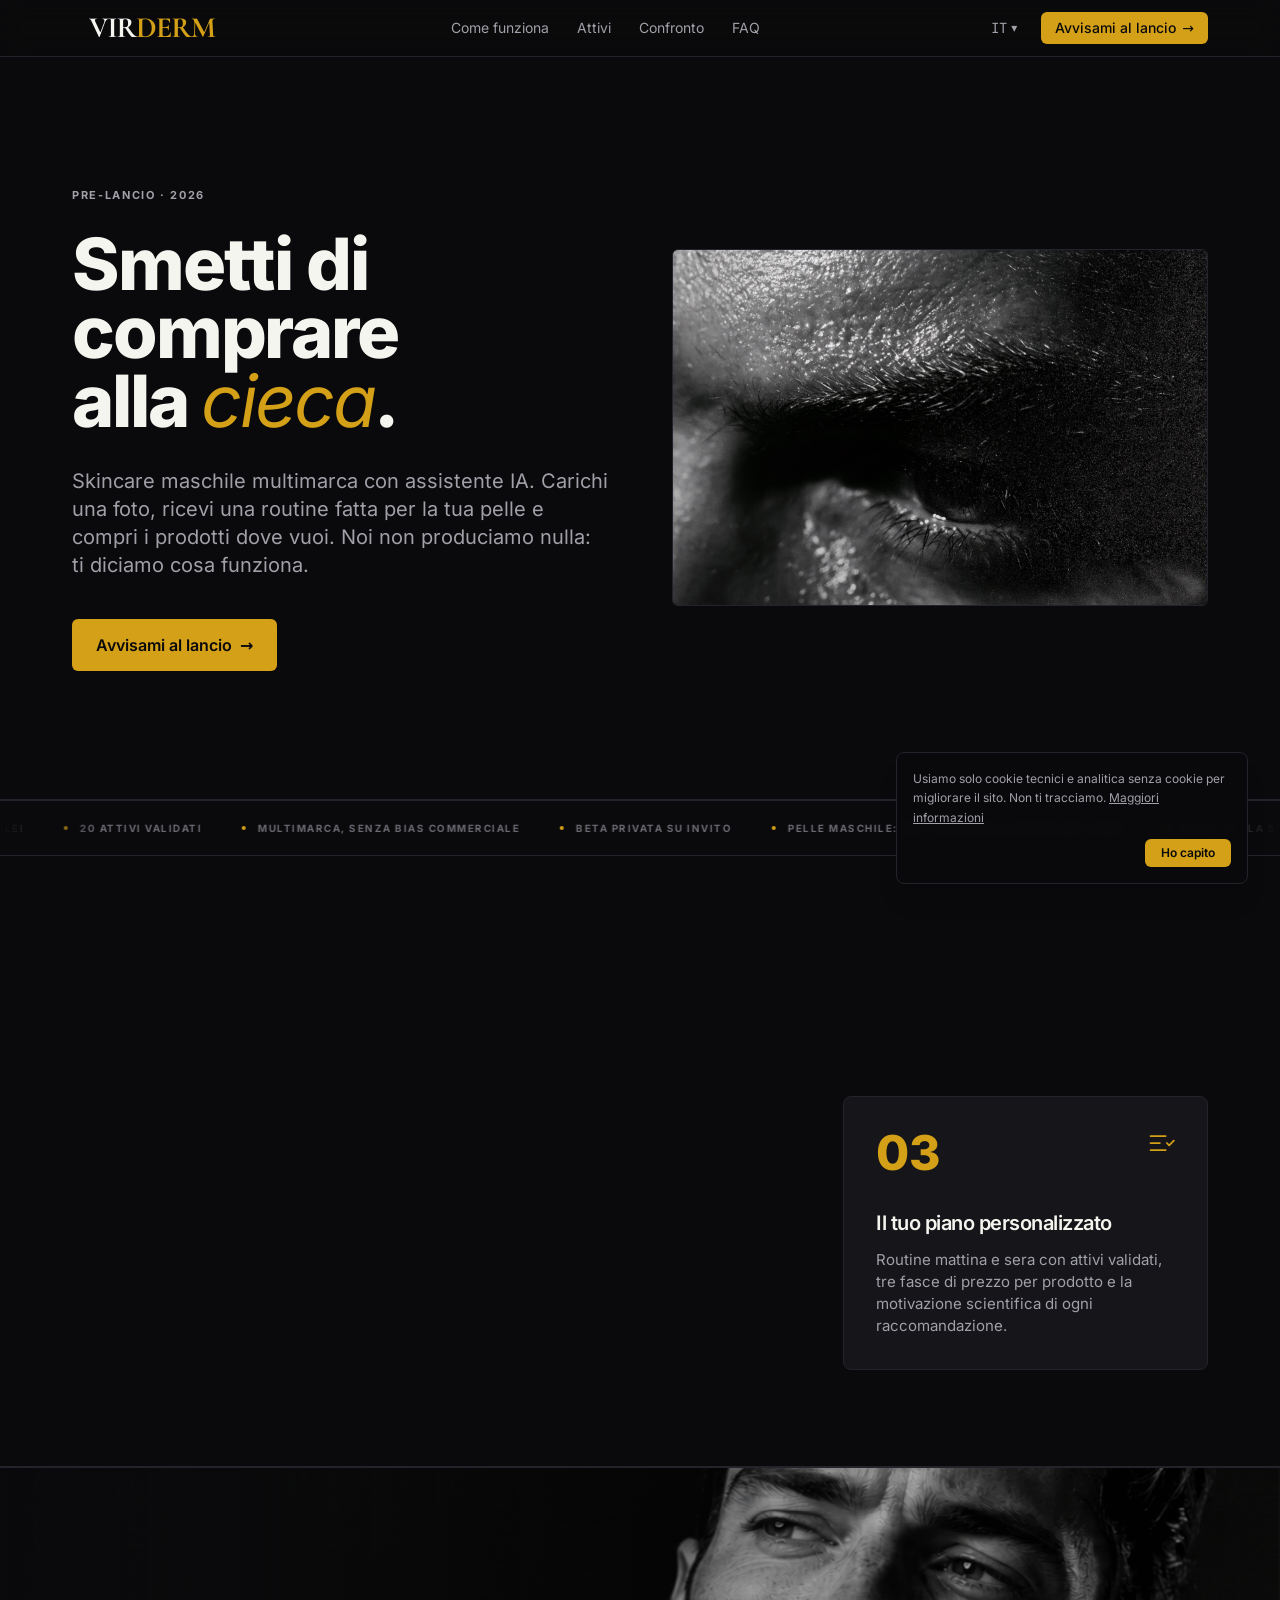
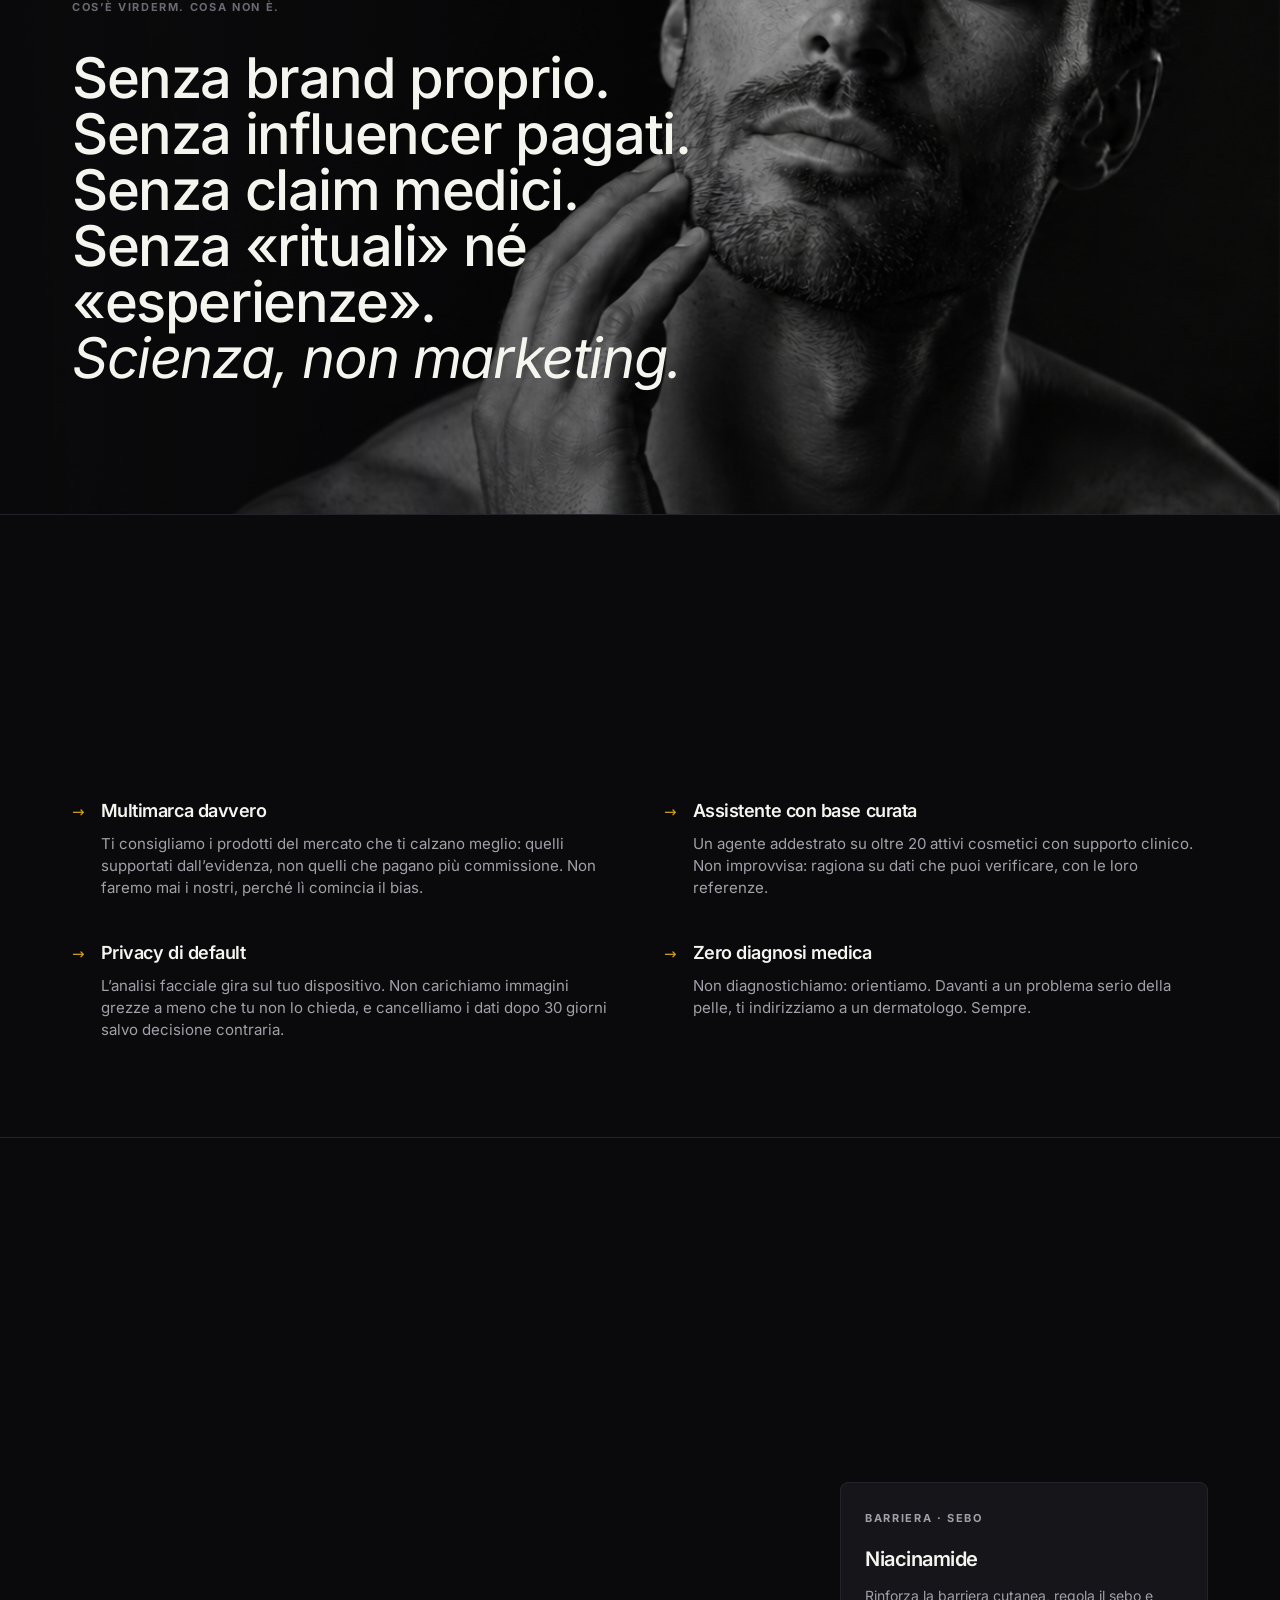
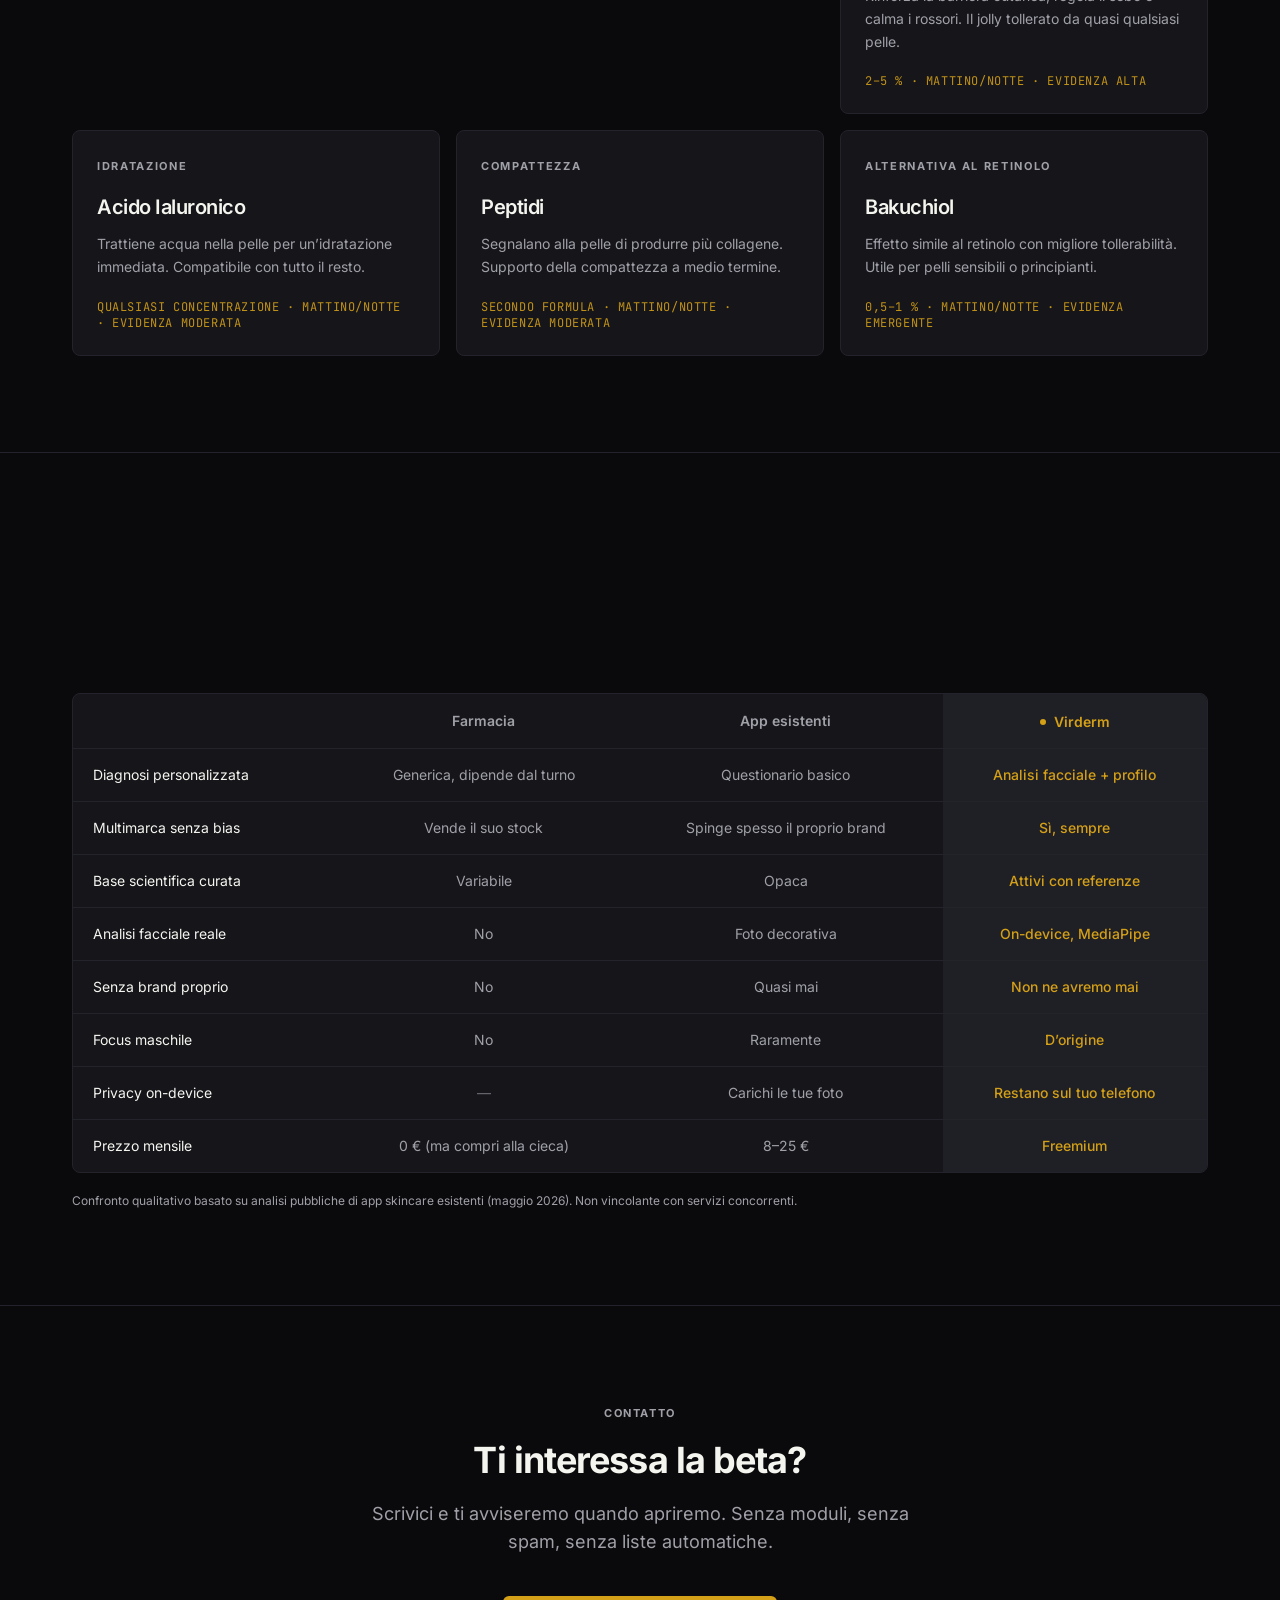
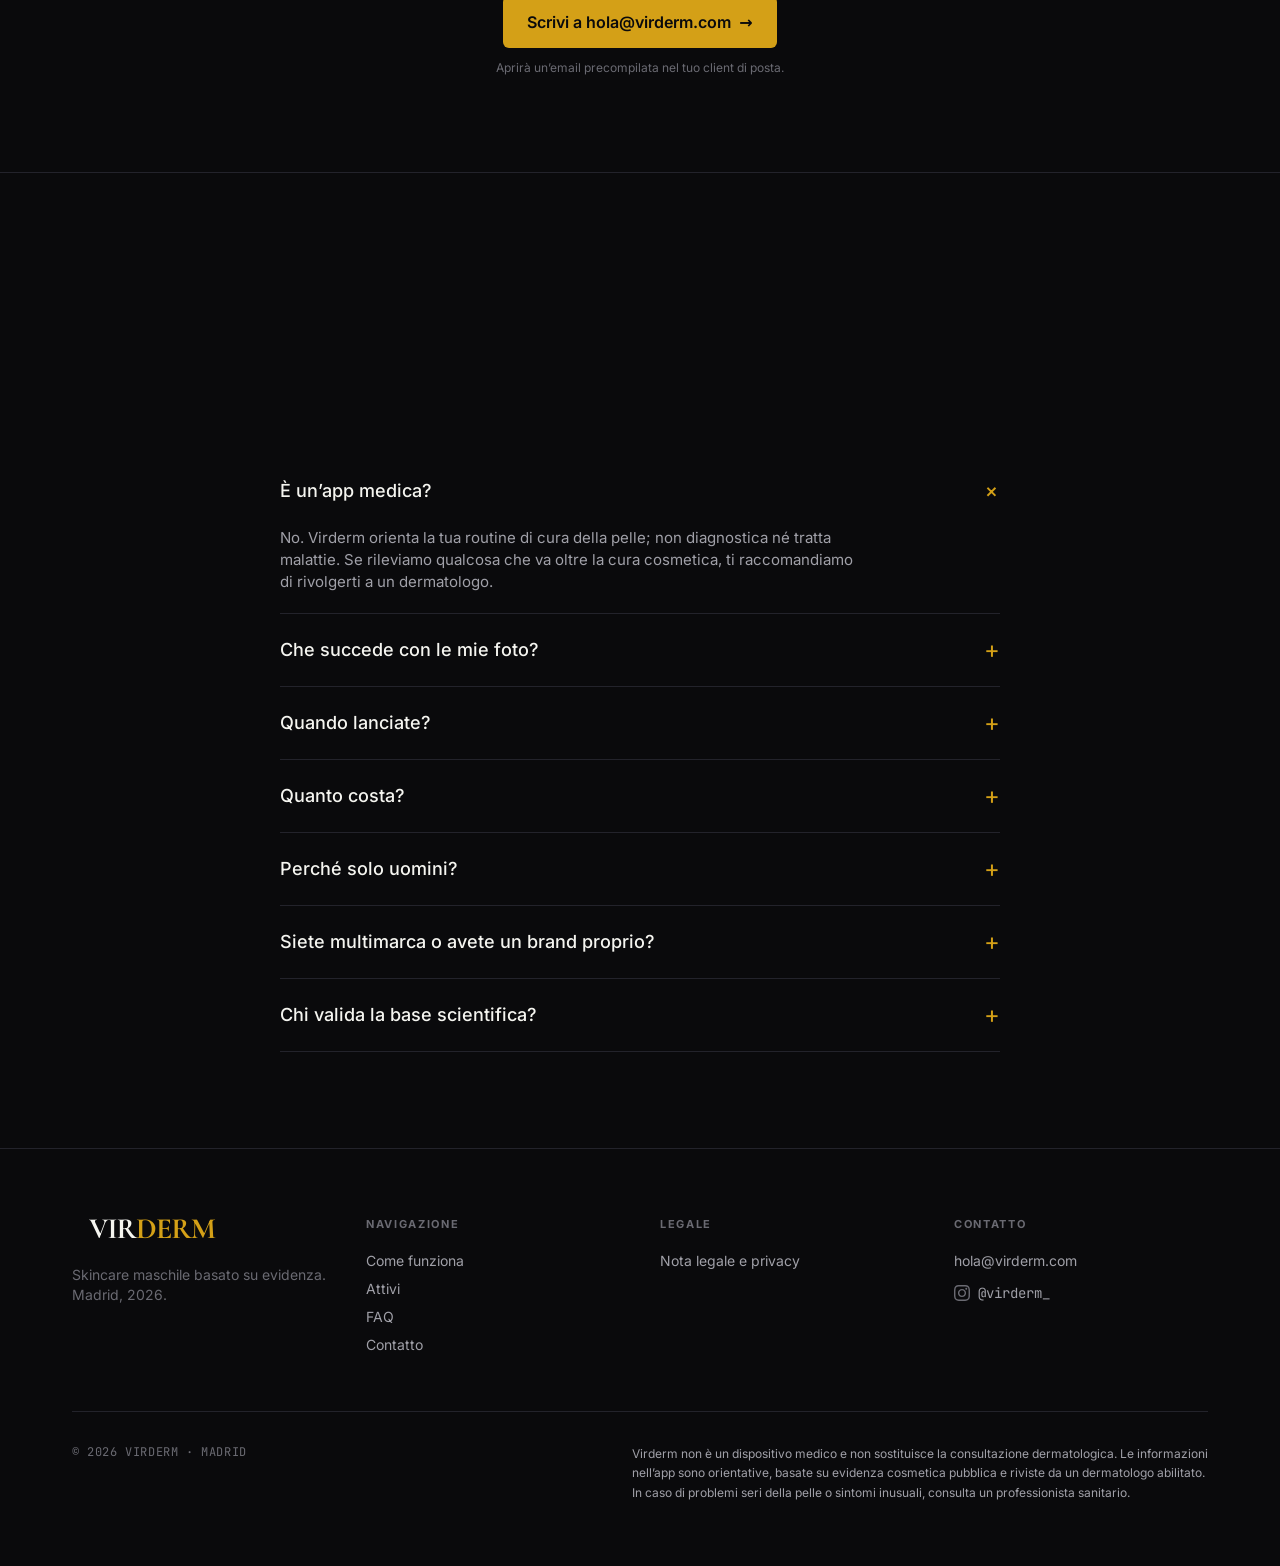
<file: it/index.html>
<!DOCTYPE html><html lang="it" class="dark"> <head><meta charset="UTF-8"><meta name="viewport" content="width=device-width, initial-scale=1"><meta name="theme-color" content="#0a0a0c"><meta name="color-scheme" content="dark"><meta name="robots" content="index, follow"><title>Virderm · Skincare maschile multimarca con assistente IA</title><meta name="description" content="Carichi una foto, ricevi una routine fatta per la tua pelle e compri i prodotti dove vuoi. Noi non produciamo nulla: ti diciamo cosa funziona."><link rel="canonical" href="https://virderm.com/it/"><link rel="alternate" hreflang="es-ES" href="https://virderm.com/"><link rel="alternate" hreflang="en" href="https://virderm.com/en/"><link rel="alternate" hreflang="fr-FR" href="https://virderm.com/fr/"><link rel="alternate" hreflang="it-IT" href="https://virderm.com/it/"><link rel="alternate" hreflang="x-default" href="https://virderm.com/"><meta property="og:site_name" content="Virderm"><meta property="og:title" content="Virderm · Skincare maschile multimarca con assistente IA"><meta property="og:description" content="Carichi una foto, ricevi una routine fatta per la tua pelle e compri i prodotti dove vuoi. Noi non produciamo nulla: ti diciamo cosa funziona."><meta property="og:type" content="website"><meta property="og:url" content="https://virderm.com/it/"><meta property="og:locale" content="it_IT"><meta property="og:locale:alternate" content="es_ES"><meta property="og:locale:alternate" content="en_US"><meta property="og:locale:alternate" content="fr_FR"><meta property="og:image" content="https://virderm.com/og-image.png"><meta property="og:image:width" content="1200"><meta property="og:image:height" content="630"><meta property="og:image:alt" content="Virderm — skincare masculino multimarca con agente IA"><meta name="twitter:card" content="summary_large_image"><meta name="twitter:title" content="Virderm · Skincare maschile multimarca con assistente IA"><meta name="twitter:description" content="Carichi una foto, ricevi una routine fatta per la tua pelle e compri i prodotti dove vuoi. Noi non produciamo nulla: ti diciamo cosa funziona."><meta name="twitter:image" content="https://virderm.com/og-image.png"><link rel="icon" type="image/png" href="/favicon.png"><link rel="apple-touch-icon" href="/favicon.png"><script type="application/ld+json">{"@context":"https://schema.org","@graph":[{"@type":"Organization","@id":"https://virderm.com/#organization","name":"Virderm","url":"https://virderm.com","logo":"https://virderm.com/virderm-wordmark-negative.svg","sameAs":["https://www.instagram.com/virderm_/"]},{"@type":"WebSite","@id":"https://virderm.com/#website","url":"https://virderm.com","name":"Virderm","description":"Carichi una foto, ricevi una routine fatta per la tua pelle e compri i prodotti dove vuoi. Noi non produciamo nulla: ti diciamo cosa funziona.","publisher":{"@id":"https://virderm.com/#organization"},"inLanguage":["es-ES","en","fr-FR","it-IT"]}]}</script><script defer src="https://static.cloudflareinsights.com/beacon.min.js" data-cf-beacon="{&#34;token&#34;:&#34;697811aa11b74a20bcf086429ea1d1f1&#34;}"></script><noscript><style>
        [data-reveal] {
          opacity: 1 !important;
          transform: none !important;
        }
      </style></noscript><link rel="stylesheet" href="/_astro/index.r3L4p7IW.css">
<style>details[data-astro-cid-ltpqzwiw]>summary[data-astro-cid-ltpqzwiw]::-webkit-details-marker{display:none}details[data-astro-cid-ltpqzwiw]>summary[data-astro-cid-ltpqzwiw]::marker{display:none}
.manifesto-bg[data-astro-cid-5lwsku7t]{background-image:url(/manifiesto-bg.png);background-size:cover;background-position:center right;background-repeat:no-repeat;transform-origin:60% 50%;animation:manifesto-kenburns 42s ease-in-out infinite alternate}@keyframes manifesto-kenburns{0%{transform:scale(1.08) translate(0)}to{transform:scale(1.18) translate(-2%,-2%)}}@media(prefers-reduced-motion:reduce){.manifesto-bg[data-astro-cid-5lwsku7t]{animation:none;transform:scale(1.08)}}details[data-astro-cid-z6gx6xcw]>summary[data-astro-cid-z6gx6xcw]::-webkit-details-marker{display:none}details[data-astro-cid-z6gx6xcw]>summary[data-astro-cid-z6gx6xcw]{list-style:none}
</style></head> <body>  <div id="scroll-progress" aria-hidden="true" class="fixed inset-x-0 top-0 z-50 h-[2px] bg-transparent pointer-events-none"> <div id="scroll-progress-bar" class="h-full bg-accent transition-[width] duration-75 ease-out" style="width: 0%;"></div> </div> <script type="module">const n=document.getElementById("scroll-progress-bar");if(n){const e=()=>{const t=document.documentElement,o=t.scrollTop,s=t.scrollHeight-t.clientHeight,c=s>0?o/s*100:0;n.style.width=`${c}%`};e(),window.addEventListener("scroll",e,{passive:!0}),window.addEventListener("resize",e,{passive:!0})}</script> <header class="fixed inset-x-0 top-0 z-40 backdrop-blur-md bg-bg-primary/70 border-b border-border-subtle"> <div class="container-page flex h-14 items-center justify-between"> <a href="/it/#top" class="flex items-center" aria-label="Virderm — home"> <svg xmlns="http://www.w3.org/2000/svg" viewBox="0 0 500 100" role="img" aria-label="Virderm" class="h-7 w-auto md:h-8" preserveAspectRatio="xMidYMid meet"> <text x="250" y="78" font-family="'Cormorant Garamond', 'GT Sectra', 'Bodoni 72', Didot, 'Bodoni MT', 'Times New Roman', serif" font-size="92" font-weight="700" letter-spacing="-3" text-anchor="middle" style="text-rendering: geometricPrecision;"> <tspan fill="#f5f5f0">VIR</tspan><tspan fill="#d4a017">DERM</tspan> </text> </svg> </a> <nav class="hidden md:flex items-center gap-7 text-sm text-text-secondary"> <a href="#como-funciona" class="hover:text-text-primary transition-colors"> Come funziona </a><a href="#activos" class="hover:text-text-primary transition-colors"> Attivi </a><a href="#comparativa" class="hover:text-text-primary transition-colors"> Confronto </a><a href="#faq" class="hover:text-text-primary transition-colors"> FAQ </a> </nav> <div class="flex items-center gap-2 md:gap-3"> <details class="relative" data-astro-cid-ltpqzwiw> <summary class="flex min-h-[40px] cursor-pointer items-center gap-1 list-none rounded-md px-3 py-2 text-sm text-text-secondary transition-colors hover:text-text-primary" aria-label="Idioma" data-astro-cid-ltpqzwiw> <span class="font-mono" data-astro-cid-ltpqzwiw>IT</span> <span aria-hidden="true" class="text-xs" data-astro-cid-ltpqzwiw>▾</span> </summary> <div class="absolute right-0 z-50 mt-2 min-w-[150px] overflow-hidden rounded-md border border-border-subtle bg-bg-secondary py-1 shadow-lg" data-astro-cid-ltpqzwiw> <a href="/" hreflang="es" class="block px-3 py-1.5 text-sm transition-colors hover:bg-bg-tertiary text-text-secondary hover:text-text-primary" data-astro-cid-ltpqzwiw> Español </a><a href="/en/" hreflang="en" class="block px-3 py-1.5 text-sm transition-colors hover:bg-bg-tertiary text-text-secondary hover:text-text-primary" data-astro-cid-ltpqzwiw> English </a><a href="/fr/" hreflang="fr" class="block px-3 py-1.5 text-sm transition-colors hover:bg-bg-tertiary text-text-secondary hover:text-text-primary" data-astro-cid-ltpqzwiw> Français </a><a href="/it/" hreflang="it" class="block px-3 py-1.5 text-sm transition-colors hover:bg-bg-tertiary text-accent font-medium" data-astro-cid-ltpqzwiw> Italiano </a> </div> </details>  <a href="mailto:hola@virderm.com?subject=Voglio%20saperne%20di%20pi%C3%B9%20sulla%20beta%20di%20Virderm&#38;body=Ciao%2C%0A%0AMi%20interessa%20provare%20Virderm%20quando%20lanciate.%20Mi%20potete%20avvisare%3F%0A%0A(Opzionale%3A%20dimmi%20brevemente%20perch%C3%A9%20ti%20interessa%20o%20cosa%20cerchi%20di%20risolvere)%0A%0AGrazie!" class="inline-flex items-center gap-1.5 whitespace-nowrap rounded-md bg-accent px-3 py-1.5 text-sm font-medium text-text-inverse transition-all duration-150 hover:bg-accent-hover hover:scale-[1.02] md:px-3.5"> <span class="md:hidden">Avvisami</span> <span class="hidden md:inline">Avvisami al lancio</span> <span aria-hidden="true">→</span> </a> </div> </div> </header> <main class="min-h-screen bg-bg-primary text-text-primary"> <section id="top" class="relative isolate border-b border-border-subtle overflow-hidden pt-14"> <div class="container-page relative"> <div class="grid items-center gap-10 py-12 md:grid-cols-2 md:gap-12 md:py-24 lg:py-32 lg:gap-16"> <div class="order-1 md:order-2 relative"> <div class="relative overflow-hidden rounded-md border border-border-subtle"> <img src="/hero-face.jpg" alt="Primo piano editoriale di pelle maschile in bianco e nero" width="1600" height="1066" loading="eager" decoding="async" class="block h-auto w-full"> <div aria-hidden="true" class="pointer-events-none absolute inset-0 bg-gradient-to-tr from-bg-primary/40 via-transparent to-transparent"></div> </div> </div> <div class="order-2 md:order-1 max-w-xl"> <p class="eyebrow reveal" style="animation-delay: 0ms;">Pre-lancio · 2026</p> <h1 class="reveal mt-6 text-[2.5rem] leading-[1] font-extrabold tracking-[-0.03em] sm:text-5xl md:text-[3.75rem] md:leading-[0.95] lg:text-[4.5rem]" style="animation-delay: 120ms;">Smetti di comprare<br />alla <span class="italic text-accent font-medium">cieca</span>.</h1> <p class="reveal mt-6 text-base leading-relaxed text-text-secondary md:mt-8 md:text-lg lg:text-xl" style="animation-delay: 260ms;"> Skincare maschile multimarca con assistente IA. Carichi una foto, ricevi una routine fatta per la tua pelle e compri i prodotti dove vuoi. Noi non produciamo nulla: ti diciamo cosa funziona. </p> <div class="reveal mt-8 md:mt-10" style="animation-delay: 400ms;"> <a href="mailto:hola@virderm.com?subject=Voglio%20saperne%20di%20pi%C3%B9%20sulla%20beta%20di%20Virderm&#38;body=Ciao%2C%0A%0AMi%20interessa%20provare%20Virderm%20quando%20lanciate.%20Mi%20potete%20avvisare%3F%0A%0A(Opzionale%3A%20dimmi%20brevemente%20perch%C3%A9%20ti%20interessa%20o%20cosa%20cerchi%20di%20risolvere)%0A%0AGrazie!" class="btn-primary group text-base px-6 py-3.5"> Avvisami al lancio <span aria-hidden="true" class="transition-transform group-hover:translate-x-0.5">→</span> </a> </div> </div> </div> </div> </section> <section aria-label="Indicatori di fiducia" class="border-y border-border-subtle bg-bg-primary"> <div class="marquee-mask overflow-hidden py-4"> <div id="trust-marquee" class="flex w-max items-center gap-10 whitespace-nowrap will-change-transform" aria-hidden="true">  <span data-key="0-0" class="micro flex shrink-0 items-center gap-3 text-text-tertiary"> <span class="h-1 w-1 rounded-full bg-accent"></span> Pelle maschile: 25% più spessa, doppio del sebo </span><span data-key="0-1" class="micro flex shrink-0 items-center gap-3 text-text-tertiary"> <span class="h-1 w-1 rounded-full bg-accent"></span> Quasi nulla sul mercato è pensato per lei </span><span data-key="0-2" class="micro flex shrink-0 items-center gap-3 text-text-tertiary"> <span class="h-1 w-1 rounded-full bg-accent"></span> 20 attivi validati </span><span data-key="0-3" class="micro flex shrink-0 items-center gap-3 text-text-tertiary"> <span class="h-1 w-1 rounded-full bg-accent"></span> Multimarca, senza bias commerciale </span><span data-key="0-4" class="micro flex shrink-0 items-center gap-3 text-text-tertiary"> <span class="h-1 w-1 rounded-full bg-accent"></span> Beta privata su invito </span><span data-key="1-0" class="micro flex shrink-0 items-center gap-3 text-text-tertiary"> <span class="h-1 w-1 rounded-full bg-accent"></span> Pelle maschile: 25% più spessa, doppio del sebo </span><span data-key="1-1" class="micro flex shrink-0 items-center gap-3 text-text-tertiary"> <span class="h-1 w-1 rounded-full bg-accent"></span> Quasi nulla sul mercato è pensato per lei </span><span data-key="1-2" class="micro flex shrink-0 items-center gap-3 text-text-tertiary"> <span class="h-1 w-1 rounded-full bg-accent"></span> 20 attivi validati </span><span data-key="1-3" class="micro flex shrink-0 items-center gap-3 text-text-tertiary"> <span class="h-1 w-1 rounded-full bg-accent"></span> Multimarca, senza bias commerciale </span><span data-key="1-4" class="micro flex shrink-0 items-center gap-3 text-text-tertiary"> <span class="h-1 w-1 rounded-full bg-accent"></span> Beta privata su invito </span><span data-key="2-0" class="micro flex shrink-0 items-center gap-3 text-text-tertiary"> <span class="h-1 w-1 rounded-full bg-accent"></span> Pelle maschile: 25% più spessa, doppio del sebo </span><span data-key="2-1" class="micro flex shrink-0 items-center gap-3 text-text-tertiary"> <span class="h-1 w-1 rounded-full bg-accent"></span> Quasi nulla sul mercato è pensato per lei </span><span data-key="2-2" class="micro flex shrink-0 items-center gap-3 text-text-tertiary"> <span class="h-1 w-1 rounded-full bg-accent"></span> 20 attivi validati </span><span data-key="2-3" class="micro flex shrink-0 items-center gap-3 text-text-tertiary"> <span class="h-1 w-1 rounded-full bg-accent"></span> Multimarca, senza bias commerciale </span><span data-key="2-4" class="micro flex shrink-0 items-center gap-3 text-text-tertiary"> <span class="h-1 w-1 rounded-full bg-accent"></span> Beta privata su invito </span> </div> </div>  <ul class="sr-only"> <li>Pelle maschile: 25% più spessa, doppio del sebo</li><li>Quasi nulla sul mercato è pensato per lei</li><li>20 attivi validati</li><li>Multimarca, senza bias commerciale</li><li>Beta privata su invito</li> </ul> </section> <script type="module">const s=document.getElementById("trust-marquee"),l=typeof matchMedia=="function"&&matchMedia("(prefers-reduced-motion: reduce)").matches;if(s&&!l){let e=0,n=0,i=typeof window<"u"?window.scrollY:0,t=0;const c=()=>{t=s.scrollWidth/3};c(),window.addEventListener("resize",c,{passive:!0}),typeof document<"u"&&document.fonts&&document.fonts.ready&&document.fonts.ready.then(c).catch(()=>{}),window.addEventListener("scroll",()=>{const o=window.scrollY,a=o-i;i=o,n+=a*.6},{passive:!0});const r=.5,d=()=>{const o=r+n*.05;e-=o,t>0&&(e<=-t&&(e+=t),e>0&&(e-=t)),s.style.transform=`translate3d(${e}px, 0, 0)`,n*=.92,requestAnimationFrame(d)};requestAnimationFrame(d)}</script> <section id="como-funciona" class="border-b border-border-subtle py-16 md:py-24"> <div class="container-page"> <header data-reveal class="max-w-3xl"> <p class="eyebrow">Come funziona</p> <h2 class="mt-4 text-3xl font-bold tracking-tight md:text-4xl lg:text-[2.5rem] lg:leading-[1.05]"> Tre passi, senza giri. </h2> </header> <div class="mt-14 grid gap-6 md:mt-16 md:grid-cols-3 md:gap-5"> <article data-reveal data-reveal-index="0" class="group flex flex-col rounded-lg border border-border-subtle bg-bg-secondary p-8 transition-[border-color,transform] duration-200 hover:-translate-y-0.5 hover:border-accent/40"> <div class="flex items-start justify-between gap-4"> <span class="font-sans text-5xl font-extrabold leading-none text-accent">01</span> <span class="text-accent" aria-hidden="true"> <svg viewBox="0 0 24 24" width="28" height="28" fill="none" stroke="currentColor" stroke-width="1.5" stroke-linecap="round" stroke-linejoin="round"> <path d="M9 5H7a2 2 0 0 0-2 2v12a2 2 0 0 0 2 2h10a2 2 0 0 0 2-2V7a2 2 0 0 0-2-2h-2"></path> <rect x="9" y="3" width="6" height="4" rx="1"></rect> <path d="M9 12h6"></path> <path d="M9 16h4"></path> </svg>   </span> </div> <h3 class="mt-8 text-xl font-semibold tracking-tight">Parlaci di te</h3> <p class="mt-3 text-text-secondary">Età, fototipo, tipo di pelle, condizioni e budget. Niente questionari infiniti.</p> </article><article data-reveal data-reveal-index="1" class="group flex flex-col rounded-lg border border-border-subtle bg-bg-secondary p-8 transition-[border-color,transform] duration-200 hover:-translate-y-0.5 hover:border-accent/40"> <div class="flex items-start justify-between gap-4"> <span class="font-sans text-5xl font-extrabold leading-none text-accent">02</span> <span class="text-accent" aria-hidden="true">  <svg viewBox="0 0 24 24" width="28" height="28" fill="none" stroke="currentColor" stroke-width="1.5" stroke-linecap="round" stroke-linejoin="round"> <path d="M3 7V5a2 2 0 0 1 2-2h2"></path> <path d="M17 3h2a2 2 0 0 1 2 2v2"></path> <path d="M21 17v2a2 2 0 0 1-2 2h-2"></path> <path d="M7 21H5a2 2 0 0 1-2-2v-2"></path> <path d="M9 10h.01"></path> <path d="M15 10h.01"></path> <path d="M9 15c.85.63 1.885 1 3 1s2.15-.37 3-1"></path> </svg>  </span> </div> <h3 class="mt-8 text-xl font-semibold tracking-tight">Analisi facciale sul tuo telefono</h3> <p class="mt-3 text-text-secondary">Il rilevamento avviene sul tuo dispositivo. La foto non esce dal tuo telefono se non lo autorizzi.</p> </article><article data-reveal data-reveal-index="2" class="group flex flex-col rounded-lg border border-border-subtle bg-bg-secondary p-8 transition-[border-color,transform] duration-200 hover:-translate-y-0.5 hover:border-accent/40"> <div class="flex items-start justify-between gap-4"> <span class="font-sans text-5xl font-extrabold leading-none text-accent">03</span> <span class="text-accent" aria-hidden="true">   <svg viewBox="0 0 24 24" width="28" height="28" fill="none" stroke="currentColor" stroke-width="1.5" stroke-linecap="round" stroke-linejoin="round"> <path d="M11 12H3"></path> <path d="M16 6H3"></path> <path d="M16 18H3"></path> <path d="m17 12 2 2 4-4"></path> </svg> </span> </div> <h3 class="mt-8 text-xl font-semibold tracking-tight">Il tuo piano personalizzato</h3> <p class="mt-3 text-text-secondary">Routine mattina e sera con attivi validati, tre fasce di prezzo per prodotto e la motivazione scientifica di ogni raccomandazione.</p> </article> </div> </div> </section> <section aria-labelledby="manifiesto-title" class="relative isolate overflow-hidden border-y border-border-subtle bg-bg-tertiary" data-astro-cid-5lwsku7t>  <div id="manifesto-parallax" aria-hidden="true" class="absolute inset-x-0 -inset-y-[20%] -z-20 will-change-transform" data-astro-cid-5lwsku7t>  <div class="manifesto-bg absolute inset-0" data-astro-cid-5lwsku7t></div> </div>  <div aria-hidden="true" class="absolute inset-0 -z-10 bg-gradient-to-b from-bg-primary/85 via-bg-primary/55 to-bg-primary/35 md:bg-gradient-to-r md:from-bg-primary/95 md:via-bg-primary/40 md:to-transparent" data-astro-cid-5lwsku7t></div> <div class="container-page relative py-24 md:py-32" data-astro-cid-5lwsku7t> <div class="max-w-md md:max-w-xl lg:max-w-2xl" data-astro-cid-5lwsku7t> <p class="eyebrow text-text-tertiary" data-astro-cid-5lwsku7t>Cos’è Virderm. Cosa non è.</p> <h2 id="manifiesto-title" class="mt-8 text-3xl font-medium leading-[1.15] tracking-tight md:text-5xl lg:text-[3.5rem]" data-astro-cid-5lwsku7t> <span class="reveal block" style="animation-delay: 0ms;" data-astro-cid-5lwsku7t> <span class="text-text-primary" data-astro-cid-5lwsku7t>Senza brand proprio.</span> </span><span class="reveal block" style="animation-delay: 140ms;" data-astro-cid-5lwsku7t> <span class="text-text-primary" data-astro-cid-5lwsku7t>Senza influencer pagati.</span> </span><span class="reveal block" style="animation-delay: 280ms;" data-astro-cid-5lwsku7t> <span class="text-text-primary" data-astro-cid-5lwsku7t>Senza claim medici.</span> </span><span class="reveal block" style="animation-delay: 420ms;" data-astro-cid-5lwsku7t> <span class="text-text-primary" data-astro-cid-5lwsku7t>Senza «rituali» né «esperienze».</span> </span><span class="reveal block" style="animation-delay: 560ms;" data-astro-cid-5lwsku7t> <span class="italic font-normal text-text-primary" data-astro-cid-5lwsku7t>Scienza, non marketing.</span> </span> </h2> </div> </div> </section>  <script type="module">const n=document.getElementById("manifesto-parallax"),c=typeof matchMedia=="function"&&matchMedia("(prefers-reduced-motion: reduce)").matches;if(n&&!c){let e=!1;const o=()=>{e=!1;const r=n.getBoundingClientRect(),t=window.innerHeight||0;if(t===0)return;const i=(r.top+r.height/2-t/2)/t,a=-Math.max(-1.5,Math.min(1.5,i))*80;n.style.transform=`translate3d(0, ${a}px, 0)`},s=()=>{e||(e=!0,requestAnimationFrame(o))};window.addEventListener("scroll",s,{passive:!0}),window.addEventListener("resize",s,{passive:!0}),o()}</script> <section id="por-que" class="border-b border-border-subtle py-16 md:py-24"> <div class="container-page"> <header data-reveal class="max-w-3xl"> <p class="eyebrow">Perché Virderm</p> <h2 class="mt-4 text-3xl font-bold tracking-tight md:text-4xl lg:text-[2.5rem] lg:leading-[1.05]"> Quello che ti aspettavi da un’app skincare cinque anni fa. </h2> </header> <div class="mt-14 grid gap-x-12 gap-y-10 md:mt-16 md:grid-cols-2"> <div class="flex gap-4"> <span aria-hidden="true" class="mt-1 text-accent">
→
</span> <div> <h3 class="text-lg font-semibold tracking-tight">Multimarca davvero</h3> <p class="mt-2 text-text-secondary">Ti consigliamo i prodotti del mercato che ti calzano meglio: quelli supportati dall’evidenza, non quelli che pagano più commissione. Non faremo mai i nostri, perché lì comincia il bias.</p> </div> </div><div class="flex gap-4"> <span aria-hidden="true" class="mt-1 text-accent">
→
</span> <div> <h3 class="text-lg font-semibold tracking-tight">Assistente con base curata</h3> <p class="mt-2 text-text-secondary">Un agente addestrato su oltre 20 attivi cosmetici con supporto clinico. Non improvvisa: ragiona su dati che puoi verificare, con le loro referenze.</p> </div> </div><div class="flex gap-4"> <span aria-hidden="true" class="mt-1 text-accent">
→
</span> <div> <h3 class="text-lg font-semibold tracking-tight">Privacy di default</h3> <p class="mt-2 text-text-secondary">L’analisi facciale gira sul tuo dispositivo. Non carichiamo immagini grezze a meno che tu non lo chieda, e cancelliamo i dati dopo 30 giorni salvo decisione contraria.</p> </div> </div><div class="flex gap-4"> <span aria-hidden="true" class="mt-1 text-accent">
→
</span> <div> <h3 class="text-lg font-semibold tracking-tight">Zero diagnosi medica</h3> <p class="mt-2 text-text-secondary">Non diagnostichiamo: orientiamo. Davanti a un problema serio della pelle, ti indirizziamo a un dermatologo. Sempre.</p> </div> </div> </div> </div> </section> <section id="activos" class="border-b border-border-subtle py-16 md:py-24"> <div class="container-page"> <header data-reveal class="max-w-3xl"> <p class="eyebrow">Base scientifica</p> <h2 class="mt-4 text-3xl font-bold tracking-tight md:text-4xl lg:text-[2.5rem] lg:leading-[1.05]"> Attivi validati, non prodotti. </h2> <p class="mt-5 text-base text-text-secondary md:text-lg">L’intelligenza di Virderm vive in una base curata di attivi cosmetici con supporto clinico. L’agente ragiona su di essa per costruire la tua routine — non consiglia liste di prodotti già fissate.</p> </header> <div class="mt-14 grid gap-4 md:mt-16 sm:grid-cols-2 lg:grid-cols-3"> <article data-reveal data-reveal-index="0" class="group flex flex-col rounded-lg border border-border-subtle bg-bg-secondary p-6 transition-[border-color,transform] duration-200 hover:-translate-y-0.5 hover:border-accent/40"> <p class="eyebrow">Anti-età · riferimento</p> <h3 class="mt-4 text-xl font-semibold tracking-tight">Retinolo</h3> <p class="mt-3 flex-1 text-sm leading-relaxed text-text-secondary">Lo standard d’oro contro rughe e texture irregolare. Accelera il rinnovamento cellulare.</p> <p class="mt-5 font-mono text-xs uppercase tracking-wider text-accent/90">0,3–1 % · Notte · Evidenza alta</p> </article><article data-reveal data-reveal-index="1" class="group flex flex-col rounded-lg border border-border-subtle bg-bg-secondary p-6 transition-[border-color,transform] duration-200 hover:-translate-y-0.5 hover:border-accent/40"> <p class="eyebrow">Antiossidante</p> <h3 class="mt-4 text-xl font-semibold tracking-tight">Vitamina C</h3> <p class="mt-3 flex-1 text-sm leading-relaxed text-text-secondary">Protegge dai danni ambientali e uniforma il tono. Meglio al mattino, sotto protezione solare.</p> <p class="mt-5 font-mono text-xs uppercase tracking-wider text-accent/90">10–20 % (L-ascorbico) · Mattino · Evidenza alta</p> </article><article data-reveal data-reveal-index="2" class="group flex flex-col rounded-lg border border-border-subtle bg-bg-secondary p-6 transition-[border-color,transform] duration-200 hover:-translate-y-0.5 hover:border-accent/40"> <p class="eyebrow">Barriera · sebo</p> <h3 class="mt-4 text-xl font-semibold tracking-tight">Niacinamide</h3> <p class="mt-3 flex-1 text-sm leading-relaxed text-text-secondary">Rinforza la barriera cutanea, regola il sebo e calma i rossori. Il jolly tollerato da quasi qualsiasi pelle.</p> <p class="mt-5 font-mono text-xs uppercase tracking-wider text-accent/90">2–5 % · Mattino/Notte · Evidenza alta</p> </article><article data-reveal data-reveal-index="3" class="group flex flex-col rounded-lg border border-border-subtle bg-bg-secondary p-6 transition-[border-color,transform] duration-200 hover:-translate-y-0.5 hover:border-accent/40"> <p class="eyebrow">Idratazione</p> <h3 class="mt-4 text-xl font-semibold tracking-tight">Acido Ialuronico</h3> <p class="mt-3 flex-1 text-sm leading-relaxed text-text-secondary">Trattiene acqua nella pelle per un’idratazione immediata. Compatibile con tutto il resto.</p> <p class="mt-5 font-mono text-xs uppercase tracking-wider text-accent/90">Qualsiasi concentrazione · Mattino/Notte · Evidenza moderata</p> </article><article data-reveal data-reveal-index="4" class="group flex flex-col rounded-lg border border-border-subtle bg-bg-secondary p-6 transition-[border-color,transform] duration-200 hover:-translate-y-0.5 hover:border-accent/40"> <p class="eyebrow">Compattezza</p> <h3 class="mt-4 text-xl font-semibold tracking-tight">Peptidi</h3> <p class="mt-3 flex-1 text-sm leading-relaxed text-text-secondary">Segnalano alla pelle di produrre più collagene. Supporto della compattezza a medio termine.</p> <p class="mt-5 font-mono text-xs uppercase tracking-wider text-accent/90">Secondo formula · Mattino/Notte · Evidenza moderata</p> </article><article data-reveal data-reveal-index="5" class="group flex flex-col rounded-lg border border-border-subtle bg-bg-secondary p-6 transition-[border-color,transform] duration-200 hover:-translate-y-0.5 hover:border-accent/40"> <p class="eyebrow">Alternativa al retinolo</p> <h3 class="mt-4 text-xl font-semibold tracking-tight">Bakuchiol</h3> <p class="mt-3 flex-1 text-sm leading-relaxed text-text-secondary">Effetto simile al retinolo con migliore tollerabilità. Utile per pelli sensibili o principianti.</p> <p class="mt-5 font-mono text-xs uppercase tracking-wider text-accent/90">0,5–1 % · Mattino/Notte · Evidenza emergente</p> </article> </div> </div> </section> <section id="comparativa" class="border-b border-border-subtle py-16 md:py-24"> <div class="container-page"> <header data-reveal class="max-w-3xl"> <p class="eyebrow">In prospettiva</p> <h2 class="mt-4 text-3xl font-bold tracking-tight md:text-4xl lg:text-[2.5rem] lg:leading-[1.05]"> Come si confronta con ciò che esiste già. </h2> </header>  <div class="mt-14 space-y-4 md:hidden"> <article class="rounded-lg border border-border-subtle bg-bg-secondary p-5"> <p class="text-sm font-semibold text-text-primary">Diagnosi personalizzata</p> <dl class="mt-4 space-y-2"> <div class="flex items-baseline justify-between gap-4 rounded-md bg-bg-tertiary px-3 py-2.5"> <dt class="flex shrink-0 items-center gap-2 text-[10px] font-bold uppercase tracking-[0.15em] text-accent"> <span class="h-1 w-1 rounded-full bg-accent"></span> Virderm </dt> <dd class="text-right text-sm font-medium text-accent">Analisi facciale + profilo</dd> </div> <div class="flex items-baseline justify-between gap-4 px-3"> <dt class="shrink-0 text-[10px] font-bold uppercase tracking-[0.15em] text-text-tertiary"> Farmacia </dt> <dd class="text-right text-sm text-text-secondary"> Generica, dipende dal turno </dd> </div> <div class="flex items-baseline justify-between gap-4 px-3"> <dt class="shrink-0 text-[10px] font-bold uppercase tracking-[0.15em] text-text-tertiary"> App esistenti </dt> <dd class="text-right text-sm text-text-secondary">Questionario basico</dd> </div> </dl> </article><article class="rounded-lg border border-border-subtle bg-bg-secondary p-5"> <p class="text-sm font-semibold text-text-primary">Multimarca senza bias</p> <dl class="mt-4 space-y-2"> <div class="flex items-baseline justify-between gap-4 rounded-md bg-bg-tertiary px-3 py-2.5"> <dt class="flex shrink-0 items-center gap-2 text-[10px] font-bold uppercase tracking-[0.15em] text-accent"> <span class="h-1 w-1 rounded-full bg-accent"></span> Virderm </dt> <dd class="text-right text-sm font-medium text-accent">Sì, sempre</dd> </div> <div class="flex items-baseline justify-between gap-4 px-3"> <dt class="shrink-0 text-[10px] font-bold uppercase tracking-[0.15em] text-text-tertiary"> Farmacia </dt> <dd class="text-right text-sm text-text-secondary"> Vende il suo stock </dd> </div> <div class="flex items-baseline justify-between gap-4 px-3"> <dt class="shrink-0 text-[10px] font-bold uppercase tracking-[0.15em] text-text-tertiary"> App esistenti </dt> <dd class="text-right text-sm text-text-secondary">Spinge spesso il proprio brand</dd> </div> </dl> </article><article class="rounded-lg border border-border-subtle bg-bg-secondary p-5"> <p class="text-sm font-semibold text-text-primary">Base scientifica curata</p> <dl class="mt-4 space-y-2"> <div class="flex items-baseline justify-between gap-4 rounded-md bg-bg-tertiary px-3 py-2.5"> <dt class="flex shrink-0 items-center gap-2 text-[10px] font-bold uppercase tracking-[0.15em] text-accent"> <span class="h-1 w-1 rounded-full bg-accent"></span> Virderm </dt> <dd class="text-right text-sm font-medium text-accent">Attivi con referenze</dd> </div> <div class="flex items-baseline justify-between gap-4 px-3"> <dt class="shrink-0 text-[10px] font-bold uppercase tracking-[0.15em] text-text-tertiary"> Farmacia </dt> <dd class="text-right text-sm text-text-secondary"> Variabile </dd> </div> <div class="flex items-baseline justify-between gap-4 px-3"> <dt class="shrink-0 text-[10px] font-bold uppercase tracking-[0.15em] text-text-tertiary"> App esistenti </dt> <dd class="text-right text-sm text-text-secondary">Opaca</dd> </div> </dl> </article><article class="rounded-lg border border-border-subtle bg-bg-secondary p-5"> <p class="text-sm font-semibold text-text-primary">Analisi facciale reale</p> <dl class="mt-4 space-y-2"> <div class="flex items-baseline justify-between gap-4 rounded-md bg-bg-tertiary px-3 py-2.5"> <dt class="flex shrink-0 items-center gap-2 text-[10px] font-bold uppercase tracking-[0.15em] text-accent"> <span class="h-1 w-1 rounded-full bg-accent"></span> Virderm </dt> <dd class="text-right text-sm font-medium text-accent">On-device, MediaPipe</dd> </div> <div class="flex items-baseline justify-between gap-4 px-3"> <dt class="shrink-0 text-[10px] font-bold uppercase tracking-[0.15em] text-text-tertiary"> Farmacia </dt> <dd class="text-right text-sm text-text-secondary"> No </dd> </div> <div class="flex items-baseline justify-between gap-4 px-3"> <dt class="shrink-0 text-[10px] font-bold uppercase tracking-[0.15em] text-text-tertiary"> App esistenti </dt> <dd class="text-right text-sm text-text-secondary">Foto decorativa</dd> </div> </dl> </article><article class="rounded-lg border border-border-subtle bg-bg-secondary p-5"> <p class="text-sm font-semibold text-text-primary">Senza brand proprio</p> <dl class="mt-4 space-y-2"> <div class="flex items-baseline justify-between gap-4 rounded-md bg-bg-tertiary px-3 py-2.5"> <dt class="flex shrink-0 items-center gap-2 text-[10px] font-bold uppercase tracking-[0.15em] text-accent"> <span class="h-1 w-1 rounded-full bg-accent"></span> Virderm </dt> <dd class="text-right text-sm font-medium text-accent">Non ne avremo mai</dd> </div> <div class="flex items-baseline justify-between gap-4 px-3"> <dt class="shrink-0 text-[10px] font-bold uppercase tracking-[0.15em] text-text-tertiary"> Farmacia </dt> <dd class="text-right text-sm text-text-secondary"> No </dd> </div> <div class="flex items-baseline justify-between gap-4 px-3"> <dt class="shrink-0 text-[10px] font-bold uppercase tracking-[0.15em] text-text-tertiary"> App esistenti </dt> <dd class="text-right text-sm text-text-secondary">Quasi mai</dd> </div> </dl> </article><article class="rounded-lg border border-border-subtle bg-bg-secondary p-5"> <p class="text-sm font-semibold text-text-primary">Focus maschile</p> <dl class="mt-4 space-y-2"> <div class="flex items-baseline justify-between gap-4 rounded-md bg-bg-tertiary px-3 py-2.5"> <dt class="flex shrink-0 items-center gap-2 text-[10px] font-bold uppercase tracking-[0.15em] text-accent"> <span class="h-1 w-1 rounded-full bg-accent"></span> Virderm </dt> <dd class="text-right text-sm font-medium text-accent">D’origine</dd> </div> <div class="flex items-baseline justify-between gap-4 px-3"> <dt class="shrink-0 text-[10px] font-bold uppercase tracking-[0.15em] text-text-tertiary"> Farmacia </dt> <dd class="text-right text-sm text-text-secondary"> No </dd> </div> <div class="flex items-baseline justify-between gap-4 px-3"> <dt class="shrink-0 text-[10px] font-bold uppercase tracking-[0.15em] text-text-tertiary"> App esistenti </dt> <dd class="text-right text-sm text-text-secondary">Raramente</dd> </div> </dl> </article><article class="rounded-lg border border-border-subtle bg-bg-secondary p-5"> <p class="text-sm font-semibold text-text-primary">Privacy on-device</p> <dl class="mt-4 space-y-2"> <div class="flex items-baseline justify-between gap-4 rounded-md bg-bg-tertiary px-3 py-2.5"> <dt class="flex shrink-0 items-center gap-2 text-[10px] font-bold uppercase tracking-[0.15em] text-accent"> <span class="h-1 w-1 rounded-full bg-accent"></span> Virderm </dt> <dd class="text-right text-sm font-medium text-accent">Restano sul tuo telefono</dd> </div> <div class="flex items-baseline justify-between gap-4 px-3"> <dt class="shrink-0 text-[10px] font-bold uppercase tracking-[0.15em] text-text-tertiary"> Farmacia </dt> <dd class="text-right text-sm text-text-secondary"> <span class="text-text-tertiary">—</span> </dd> </div> <div class="flex items-baseline justify-between gap-4 px-3"> <dt class="shrink-0 text-[10px] font-bold uppercase tracking-[0.15em] text-text-tertiary"> App esistenti </dt> <dd class="text-right text-sm text-text-secondary">Carichi le tue foto</dd> </div> </dl> </article><article class="rounded-lg border border-border-subtle bg-bg-secondary p-5"> <p class="text-sm font-semibold text-text-primary">Prezzo mensile</p> <dl class="mt-4 space-y-2"> <div class="flex items-baseline justify-between gap-4 rounded-md bg-bg-tertiary px-3 py-2.5"> <dt class="flex shrink-0 items-center gap-2 text-[10px] font-bold uppercase tracking-[0.15em] text-accent"> <span class="h-1 w-1 rounded-full bg-accent"></span> Virderm </dt> <dd class="text-right text-sm font-medium text-accent">Freemium</dd> </div> <div class="flex items-baseline justify-between gap-4 px-3"> <dt class="shrink-0 text-[10px] font-bold uppercase tracking-[0.15em] text-text-tertiary"> Farmacia </dt> <dd class="text-right text-sm text-text-secondary"> 0 € (ma compri alla cieca) </dd> </div> <div class="flex items-baseline justify-between gap-4 px-3"> <dt class="shrink-0 text-[10px] font-bold uppercase tracking-[0.15em] text-text-tertiary"> App esistenti </dt> <dd class="text-right text-sm text-text-secondary">8–25 €</dd> </div> </dl> </article> </div>  <div class="mt-14 hidden overflow-x-auto rounded-lg border border-border-subtle bg-bg-secondary md:mt-16 md:block"> <table class="w-full min-w-[640px] border-collapse"> <thead> <tr class="border-b border-border-subtle"> <th class="px-5 py-4 text-left text-sm font-semibold text-text-secondary"></th> <th class="px-4 py-4 text-center text-sm font-semibold"> <span class="text-text-secondary">Farmacia</span> </th><th class="px-4 py-4 text-center text-sm font-semibold"> <span class="text-text-secondary">App esistenti</span> </th><th class="px-4 py-4 text-center text-sm font-semibold bg-bg-tertiary"> <span class="inline-flex items-center gap-2"> <span class="h-1.5 w-1.5 rounded-full bg-accent"></span> <span class="text-accent">Virderm</span> </span> </th> </tr> </thead> <tbody> <tr class="border-b border-border-subtle"> <td class="px-5 py-4 text-sm text-text-primary">Diagnosi personalizzata</td> <td class="px-4 py-4 text-center text-sm  text-text-secondary"> Generica, dipende dal turno </td><td class="px-4 py-4 text-center text-sm  text-text-secondary"> Questionario basico </td><td class="px-4 py-4 text-center text-sm bg-bg-tertiary text-accent font-medium"> Analisi facciale + profilo </td> </tr><tr class="border-b border-border-subtle"> <td class="px-5 py-4 text-sm text-text-primary">Multimarca senza bias</td> <td class="px-4 py-4 text-center text-sm  text-text-secondary"> Vende il suo stock </td><td class="px-4 py-4 text-center text-sm  text-text-secondary"> Spinge spesso il proprio brand </td><td class="px-4 py-4 text-center text-sm bg-bg-tertiary text-accent font-medium"> Sì, sempre </td> </tr><tr class="border-b border-border-subtle"> <td class="px-5 py-4 text-sm text-text-primary">Base scientifica curata</td> <td class="px-4 py-4 text-center text-sm  text-text-secondary"> Variabile </td><td class="px-4 py-4 text-center text-sm  text-text-secondary"> Opaca </td><td class="px-4 py-4 text-center text-sm bg-bg-tertiary text-accent font-medium"> Attivi con referenze </td> </tr><tr class="border-b border-border-subtle"> <td class="px-5 py-4 text-sm text-text-primary">Analisi facciale reale</td> <td class="px-4 py-4 text-center text-sm  text-text-secondary"> No </td><td class="px-4 py-4 text-center text-sm  text-text-secondary"> Foto decorativa </td><td class="px-4 py-4 text-center text-sm bg-bg-tertiary text-accent font-medium"> On-device, MediaPipe </td> </tr><tr class="border-b border-border-subtle"> <td class="px-5 py-4 text-sm text-text-primary">Senza brand proprio</td> <td class="px-4 py-4 text-center text-sm  text-text-secondary"> No </td><td class="px-4 py-4 text-center text-sm  text-text-secondary"> Quasi mai </td><td class="px-4 py-4 text-center text-sm bg-bg-tertiary text-accent font-medium"> Non ne avremo mai </td> </tr><tr class="border-b border-border-subtle"> <td class="px-5 py-4 text-sm text-text-primary">Focus maschile</td> <td class="px-4 py-4 text-center text-sm  text-text-secondary"> No </td><td class="px-4 py-4 text-center text-sm  text-text-secondary"> Raramente </td><td class="px-4 py-4 text-center text-sm bg-bg-tertiary text-accent font-medium"> D’origine </td> </tr><tr class="border-b border-border-subtle"> <td class="px-5 py-4 text-sm text-text-primary">Privacy on-device</td> <td class="px-4 py-4 text-center text-sm  text-text-tertiary">—</td><td class="px-4 py-4 text-center text-sm  text-text-secondary"> Carichi le tue foto </td><td class="px-4 py-4 text-center text-sm bg-bg-tertiary text-accent font-medium"> Restano sul tuo telefono </td> </tr><tr class> <td class="px-5 py-4 text-sm text-text-primary">Prezzo mensile</td> <td class="px-4 py-4 text-center text-sm  text-text-secondary"> 0 € (ma compri alla cieca) </td><td class="px-4 py-4 text-center text-sm  text-text-secondary"> 8–25 € </td><td class="px-4 py-4 text-center text-sm bg-bg-tertiary text-accent font-medium"> Freemium </td> </tr> </tbody> </table> </div> <p class="mt-5 text-xs text-text-secondary">Confronto qualitativo basato su analisi pubbliche di app skincare esistenti (maggio 2026). Non vincolante con servizi concorrenti.</p> </div> </section> <section id="contacto" class="border-b border-border-subtle py-16 md:py-24 scroll-mt-8"> <div class="container-page"> <div class="mx-auto max-w-xl text-center"> <p class="eyebrow">Contatto</p> <h2 class="mt-4 text-3xl font-bold tracking-tight md:text-4xl">Ti interessa la beta?</h2> <p class="mt-5 text-base text-text-secondary md:text-lg">Scrivici e ti avviseremo quando apriremo. Senza moduli, senza spam, senza liste automatiche.</p> <div class="mt-10 flex flex-col items-center gap-3"> <a href="mailto:hola@virderm.com?subject=Voglio%20saperne%20di%20pi%C3%B9%20sulla%20beta%20di%20Virderm&#38;body=Ciao%2C%0A%0AMi%20interessa%20provare%20Virderm%20quando%20lanciate.%20Mi%20potete%20avvisare%3F%0A%0A(Opzionale%3A%20dimmi%20brevemente%20perch%C3%A9%20ti%20interessa%20o%20cosa%20cerchi%20di%20risolvere)%0A%0AGrazie!" class="btn-primary group text-base px-6 py-3.5"> Scrivi a hola@virderm.com <span aria-hidden="true" class="transition-transform group-hover:translate-x-0.5">→</span> </a> <p class="text-xs text-text-tertiary">Aprirà un’email precompilata nel tuo client di posta.</p> </div> </div> </div> </section> <section id="faq" class="border-b border-border-subtle py-16 md:py-24" data-astro-cid-z6gx6xcw> <div class="container-page" data-astro-cid-z6gx6xcw> <header data-reveal class="max-w-3xl" data-astro-cid-z6gx6xcw> <p class="eyebrow" data-astro-cid-z6gx6xcw>Domande frequenti</p> <h2 class="mt-4 text-3xl font-bold tracking-tight md:text-4xl lg:text-[2.5rem] lg:leading-[1.05]" data-astro-cid-z6gx6xcw> Quello che la gente ci chiede prima di iscriversi. </h2> </header> <div class="container-content mt-14 md:mt-16 px-0" data-astro-cid-z6gx6xcw> <ul data-astro-cid-z6gx6xcw> <li class="border-b border-border-subtle" data-astro-cid-z6gx6xcw> <details class="group" open data-astro-cid-z6gx6xcw> <summary class="flex w-full items-center justify-between gap-6 py-5 cursor-pointer list-none text-text-primary transition-colors duration-150 hover:text-accent" data-astro-cid-z6gx6xcw> <span class="text-base font-medium md:text-lg" data-astro-cid-z6gx6xcw>È un’app medica?</span> <span aria-hidden="true" class="text-2xl text-accent transition-transform duration-200 group-open:rotate-45" data-astro-cid-z6gx6xcw>
+
</span> </summary> <div class="pb-5" data-astro-cid-z6gx6xcw> <p class="max-w-prose text-text-secondary" data-astro-cid-z6gx6xcw>No. Virderm orienta la tua routine di cura della pelle; non diagnostica né tratta malattie. Se rileviamo qualcosa che va oltre la cura cosmetica, ti raccomandiamo di rivolgerti a un dermatologo.</p> </div> </details> </li><li class="border-b border-border-subtle" data-astro-cid-z6gx6xcw> <details class="group" data-astro-cid-z6gx6xcw> <summary class="flex w-full items-center justify-between gap-6 py-5 cursor-pointer list-none text-text-primary transition-colors duration-150 hover:text-accent" data-astro-cid-z6gx6xcw> <span class="text-base font-medium md:text-lg" data-astro-cid-z6gx6xcw>Che succede con le mie foto?</span> <span aria-hidden="true" class="text-2xl text-accent transition-transform duration-200 group-open:rotate-45" data-astro-cid-z6gx6xcw>
+
</span> </summary> <div class="pb-5" data-astro-cid-z6gx6xcw> <p class="max-w-prose text-text-secondary" data-astro-cid-z6gx6xcw>L’analisi facciale si esegue sul tuo stesso telefono. Non carichiamo l’immagine grezza sui nostri server salvo tua autorizzazione, e i dati vengono cancellati dopo 30 giorni di default. Comandi tu.</p> </div> </details> </li><li class="border-b border-border-subtle" data-astro-cid-z6gx6xcw> <details class="group" data-astro-cid-z6gx6xcw> <summary class="flex w-full items-center justify-between gap-6 py-5 cursor-pointer list-none text-text-primary transition-colors duration-150 hover:text-accent" data-astro-cid-z6gx6xcw> <span class="text-base font-medium md:text-lg" data-astro-cid-z6gx6xcw>Quando lanciate?</span> <span aria-hidden="true" class="text-2xl text-accent transition-transform duration-200 group-open:rotate-45" data-astro-cid-z6gx6xcw>
+
</span> </summary> <div class="pb-5" data-astro-cid-z6gx6xcw> <p class="max-w-prose text-text-secondary" data-astro-cid-z6gx6xcw>Siamo in pre-lancio. La beta privata parte nel 2026, su invito e con posti limitati. Se ti interessa provarla, scrivici a hola@virderm.com e ti avviseremo non appena apriamo.</p> </div> </details> </li><li class="border-b border-border-subtle" data-astro-cid-z6gx6xcw> <details class="group" data-astro-cid-z6gx6xcw> <summary class="flex w-full items-center justify-between gap-6 py-5 cursor-pointer list-none text-text-primary transition-colors duration-150 hover:text-accent" data-astro-cid-z6gx6xcw> <span class="text-base font-medium md:text-lg" data-astro-cid-z6gx6xcw>Quanto costa?</span> <span aria-hidden="true" class="text-2xl text-accent transition-transform duration-200 group-open:rotate-45" data-astro-cid-z6gx6xcw>
+
</span> </summary> <div class="pb-5" data-astro-cid-z6gx6xcw> <p class="max-w-prose text-text-secondary" data-astro-cid-z6gx6xcw>Freemium. L’analisi e la routine base sono gratuite; le funzioni avanzate saranno in un piano a pagamento. I prodotti li compri dove vuoi: Virderm non vende cosmetici.</p> </div> </details> </li><li class="border-b border-border-subtle" data-astro-cid-z6gx6xcw> <details class="group" data-astro-cid-z6gx6xcw> <summary class="flex w-full items-center justify-between gap-6 py-5 cursor-pointer list-none text-text-primary transition-colors duration-150 hover:text-accent" data-astro-cid-z6gx6xcw> <span class="text-base font-medium md:text-lg" data-astro-cid-z6gx6xcw>Perché solo uomini?</span> <span aria-hidden="true" class="text-2xl text-accent transition-transform duration-200 group-open:rotate-45" data-astro-cid-z6gx6xcw>
+
</span> </summary> <div class="pb-5" data-astro-cid-z6gx6xcw> <p class="max-w-prose text-text-secondary" data-astro-cid-z6gx6xcw>Perché lo skincare maschile è mal servito: o ignorato, o semplificato all’eccesso. E la pelle maschile è diversa di natura — più spessa, più grassa. Preferiamo risolvere benissimo un pubblico piuttosto che fare la media per tutti. È focus, non esclusione.</p> </div> </details> </li><li class="border-b border-border-subtle" data-astro-cid-z6gx6xcw> <details class="group" data-astro-cid-z6gx6xcw> <summary class="flex w-full items-center justify-between gap-6 py-5 cursor-pointer list-none text-text-primary transition-colors duration-150 hover:text-accent" data-astro-cid-z6gx6xcw> <span class="text-base font-medium md:text-lg" data-astro-cid-z6gx6xcw>Siete multimarca o avete un brand proprio?</span> <span aria-hidden="true" class="text-2xl text-accent transition-transform duration-200 group-open:rotate-45" data-astro-cid-z6gx6xcw>
+
</span> </summary> <div class="pb-5" data-astro-cid-z6gx6xcw> <p class="max-w-prose text-text-secondary" data-astro-cid-z6gx6xcw>Multimarca, e non avremo mai un brand proprio. Nel momento in cui producessimo i nostri prodotti, la nostra raccomandazione smetterebbe di essere neutrale. È la linea che non superiamo.</p> </div> </details> </li><li class="border-b border-border-subtle" data-astro-cid-z6gx6xcw> <details class="group" data-astro-cid-z6gx6xcw> <summary class="flex w-full items-center justify-between gap-6 py-5 cursor-pointer list-none text-text-primary transition-colors duration-150 hover:text-accent" data-astro-cid-z6gx6xcw> <span class="text-base font-medium md:text-lg" data-astro-cid-z6gx6xcw>Chi valida la base scientifica?</span> <span aria-hidden="true" class="text-2xl text-accent transition-transform duration-200 group-open:rotate-45" data-astro-cid-z6gx6xcw>
+
</span> </summary> <div class="pb-5" data-astro-cid-z6gx6xcw> <p class="max-w-prose text-text-secondary" data-astro-cid-z6gx6xcw>Ogni attivo si appoggia a letteratura clinica con le sue referenze (DOI) consultabili nell’app. La base è sottoposta a revisione dermatologica prima del lancio.</p> </div> </details> </li> </ul> </div> </div> </section>  </main> <footer class="bg-bg-primary py-16"> <div class="container-page"> <div class="grid gap-10 md:grid-cols-4"> <div> <svg xmlns="http://www.w3.org/2000/svg" viewBox="0 0 500 100" role="img" aria-label="Virderm" class="h-8 w-auto" preserveAspectRatio="xMidYMid meet"> <text x="250" y="78" font-family="'Cormorant Garamond', 'GT Sectra', 'Bodoni 72', Didot, 'Bodoni MT', 'Times New Roman', serif" font-size="92" font-weight="700" letter-spacing="-3" text-anchor="middle" style="text-rendering: geometricPrecision;"> <tspan fill="#f5f5f0">VIR</tspan><tspan fill="#d4a017">DERM</tspan> </text> </svg> <p class="mt-5 max-w-xs text-sm text-text-tertiary">Skincare maschile basato su evidenza. Madrid, 2026.</p> </div> <div> <p class="eyebrow text-text-tertiary">Navigazione</p> <ul class="mt-4 space-y-2 text-sm"> <li> <a href="#como-funciona" class="text-text-secondary transition-colors hover:text-text-primary"> Come funziona </a> </li><li> <a href="#activos" class="text-text-secondary transition-colors hover:text-text-primary"> Attivi </a> </li><li> <a href="#faq" class="text-text-secondary transition-colors hover:text-text-primary"> FAQ </a> </li><li> <a href="#contacto" class="text-text-secondary transition-colors hover:text-text-primary"> Contatto </a> </li> </ul> </div> <div> <p class="eyebrow text-text-tertiary">Legale</p> <ul class="mt-4 space-y-2 text-sm"> <li> <a href="/it/nota-legale-e-privacy" class="text-text-secondary transition-colors hover:text-text-primary"> Nota legale e privacy </a> </li> </ul> </div> <div> <p class="eyebrow text-text-tertiary">Contatto</p> <ul class="mt-4 space-y-3 text-sm"> <li> <a href="mailto:hola@virderm.com" class="inline-block text-text-secondary transition-colors hover:text-text-primary"> hola@virderm.com </a> </li> <li> <a href="https://www.instagram.com/virderm_/" target="_blank" rel="noopener noreferrer" aria-label="Seguici su Instagram @virderm_" class="group inline-flex items-center gap-2 text-text-secondary transition-colors hover:text-text-primary"> <svg class="h-4 w-4 shrink-0 text-text-tertiary transition-colors group-hover:text-accent" viewBox="0 0 24 24" fill="currentColor" aria-hidden="true"> <path d="M12 2.163c3.204 0 3.584.012 4.849.07 3.252.148 4.771 1.691 4.919 4.919.058 1.265.069 1.645.069 4.849 0 3.205-.012 3.584-.069 4.849-.149 3.225-1.664 4.771-4.919 4.919-1.266.058-1.644.07-4.849.07-3.204 0-3.584-.012-4.849-.07-3.26-.149-4.771-1.699-4.919-4.92-.058-1.265-.07-1.644-.07-4.849 0-3.204.013-3.583.07-4.849.149-3.227 1.664-4.771 4.919-4.919 1.266-.057 1.645-.069 4.849-.069zm0-2.163c-3.259 0-3.667.014-4.947.072-4.358.2-6.78 2.618-6.98 6.98-.059 1.281-.073 1.689-.073 4.948 0 3.259.014 3.668.072 4.948.2 4.358 2.618 6.78 6.98 6.98 1.281.058 1.689.072 4.948.072 3.259 0 3.668-.014 4.948-.072 4.354-.2 6.782-2.618 6.979-6.98.059-1.28.073-1.689.073-4.948 0-3.259-.014-3.667-.072-4.947-.196-4.354-2.617-6.78-6.979-6.98-1.281-.059-1.69-.073-4.949-.073zm0 5.838c-3.403 0-6.162 2.759-6.162 6.162s2.759 6.163 6.162 6.163 6.162-2.759 6.162-6.163c0-3.403-2.759-6.162-6.162-6.162zm0 10.162c-2.209 0-4-1.79-4-4 0-2.209 1.791-4 4-4s4 1.791 4 4c0 2.21-1.791 4-4 4zm6.406-11.845c-.796 0-1.441.645-1.441 1.44s.645 1.44 1.441 1.44c.795 0 1.439-.645 1.439-1.44s-.644-1.44-1.439-1.44z"></path> </svg> <span class="font-mono">@virderm_</span> </a> </li> </ul> </div> </div> <div class="mt-14 flex flex-col gap-4 border-t border-border-subtle pt-8 md:flex-row md:items-start md:justify-between"> <p class="font-mono text-xs uppercase tracking-wider text-text-tertiary">© 2026 Virderm · Madrid</p> <p class="max-w-xl text-xs leading-relaxed text-text-secondary">Virderm non è un dispositivo medico e non sostituisce la consultazione dermatologica. Le informazioni nell’app sono orientative, basate su evidenza cosmetica pubblica e riviste da un dermatologo abilitato. In caso di problemi seri della pelle o sintomi inusuali, consulta un professionista sanitario.</p> </div> </div> </footer>  <div data-cookie-notice hidden class="fixed inset-x-0 bottom-0 z-50 px-4 pb-4 sm:inset-x-auto sm:right-4 sm:max-w-sm"> <div role="region" aria-label="Avviso sui cookie" class="rounded-lg border border-border-subtle bg-bg-primary/95 p-4 shadow-xl backdrop-blur-sm"> <p class="text-xs leading-relaxed text-text-secondary"> Usiamo solo cookie tecnici e analitica senza cookie per migliorare il sito. Non ti tracciamo.  <a href="/it/nota-legale-e-privacy" class="underline transition-colors hover:text-text-primary">Maggiori informazioni</a> </p> <div class="mt-3 flex justify-end"> <button type="button" data-cookie-accept class="rounded-md bg-accent px-4 py-1.5 text-xs font-semibold text-text-inverse transition-colors hover:bg-accent-hover focus-visible:outline-none focus-visible:ring-2 focus-visible:ring-accent focus-visible:ring-offset-2 focus-visible:ring-offset-bg-primary"> Ho capito </button> </div> </div> </div> <script type="module">const c="virderm_cookie_notice_v1",e=document.querySelector("[data-cookie-notice]");if(e){let t=!1;try{t=localStorage.getItem(c)==="1"}catch{}t||(e.hidden=!1,e.querySelector("[data-cookie-accept]")?.addEventListener("click",()=>{e.hidden=!0;try{localStorage.setItem(c,"1")}catch{}}))}</script> <script type="module">const c="https://cobrpnpxuagfqwiggkwl.supabase.co",a="virderm_src_tracked";{let e=!1;try{e=sessionStorage.getItem(a)==="1"}catch{}if(!e){try{sessionStorage.setItem(a,"1")}catch{}const t=new URLSearchParams(location.search),r={path:location.pathname,referrer:document.referrer||null,utm_source:t.get("utm_source"),utm_medium:t.get("utm_medium"),utm_campaign:t.get("utm_campaign"),utm_content:t.get("utm_content"),utm_term:t.get("utm_term"),lang:navigator.language};fetch(`${c}/functions/v1/web-track`,{method:"POST",headers:{"Content-Type":"application/json"},body:JSON.stringify(r),keepalive:!0,mode:"cors"}).catch(()=>{})}}</script> <script type="module">const e=document.querySelectorAll("[data-reveal]"),n=typeof matchMedia=="function"&&matchMedia("(prefers-reduced-motion: reduce)").matches;if(e.length&&!n&&"IntersectionObserver"in window){const t=new IntersectionObserver(r=>{r.forEach(o=>{const a=o.target;if(o.isIntersecting){const s=Number(a.dataset.revealIndex??0);window.setTimeout(()=>{a.dataset.revealed="true"},s*120)}else a.dataset.revealed="false"})},{threshold:.15,rootMargin:"0px 0px -5% 0px"});e.forEach(r=>t.observe(r))}else e.length&&e.forEach(t=>t.dataset.revealed="true");</script> </body> </html>
</file>
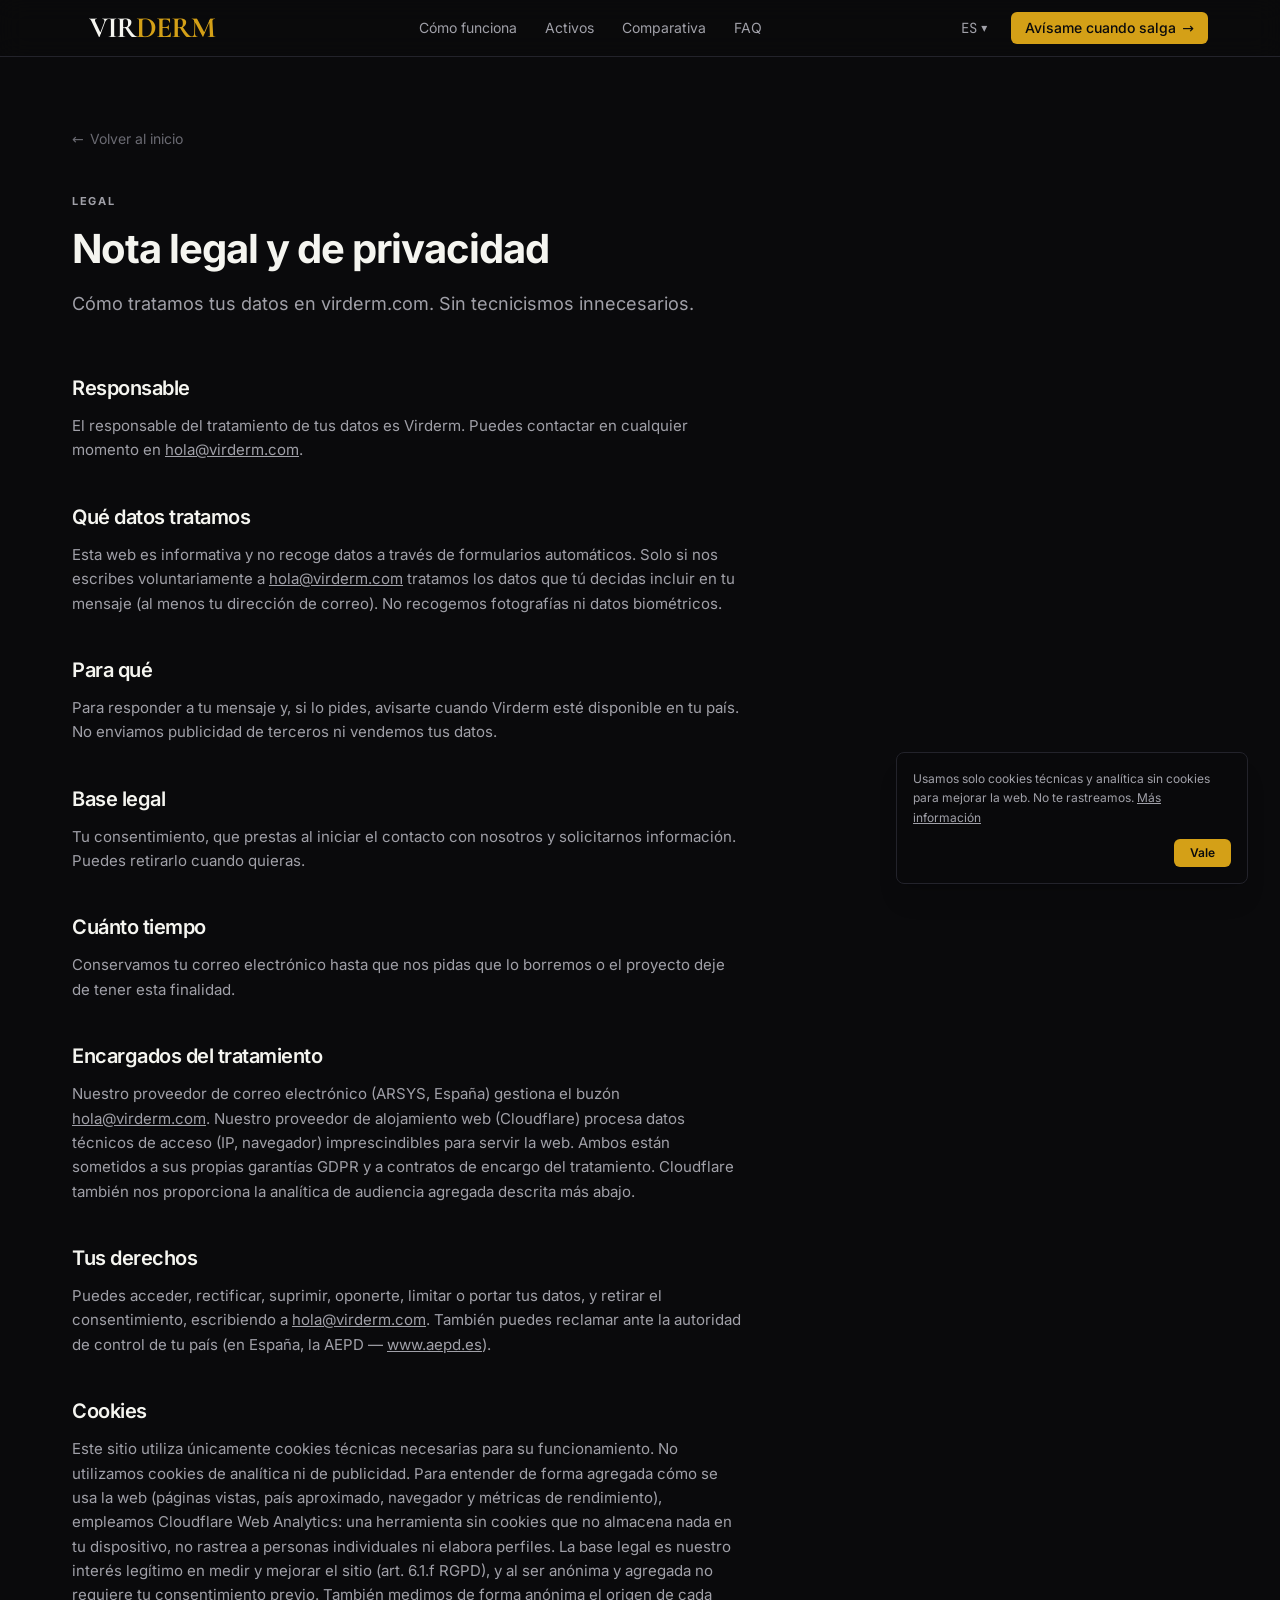
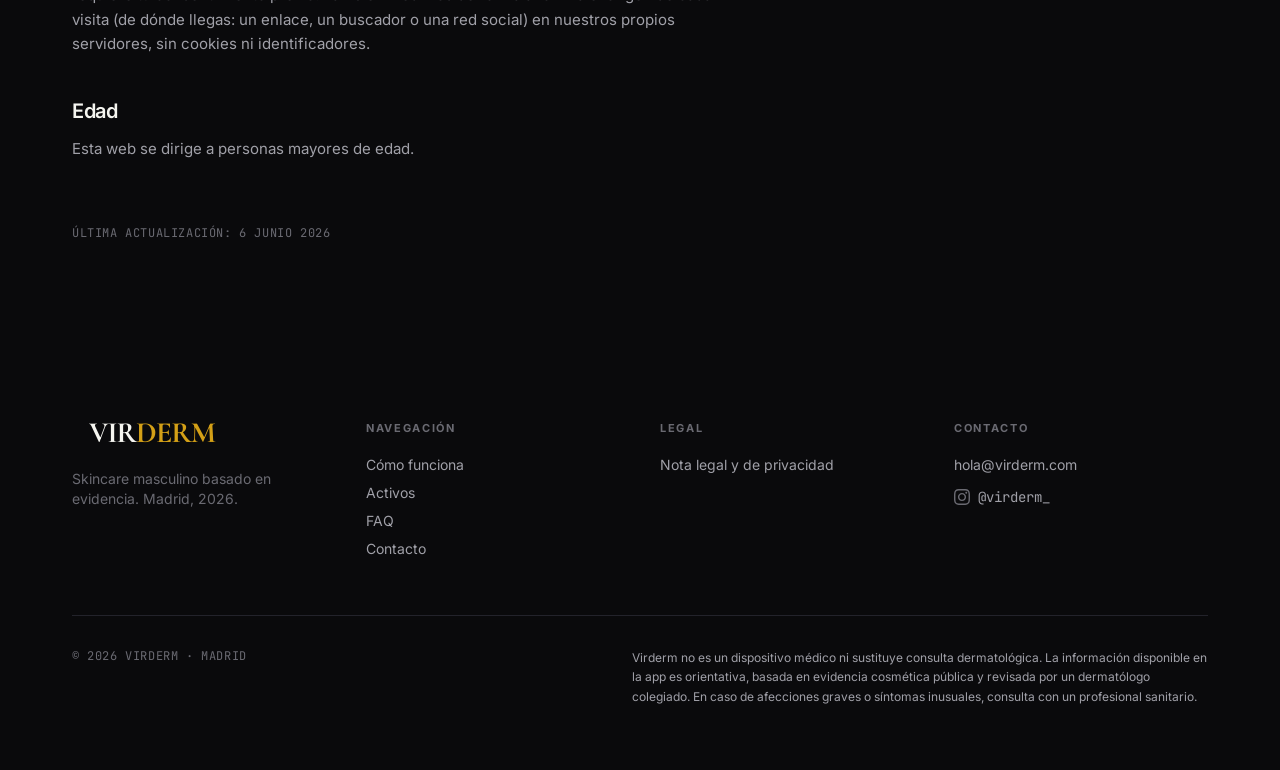
<file: nota-legal-y-privacidad/index.html>
<!DOCTYPE html><html lang="es" class="dark"> <head><meta charset="UTF-8"><meta name="viewport" content="width=device-width, initial-scale=1"><meta name="theme-color" content="#0a0a0c"><meta name="color-scheme" content="dark"><meta name="robots" content="index, follow"><title>Nota legal y de privacidad · Virderm</title><meta name="description" content="Información sobre el tratamiento de datos personales en virderm.com: responsable, finalidad, base legal, derechos y cookies."><link rel="canonical" href="https://virderm.com/nota-legal-y-privacidad"><link rel="alternate" hreflang="es-ES" href="https://virderm.com/nota-legal-y-privacidad"><link rel="alternate" hreflang="en" href="https://virderm.com/en/legal-notice-and-privacy"><link rel="alternate" hreflang="fr-FR" href="https://virderm.com/fr/mentions-legales-et-confidentialite"><link rel="alternate" hreflang="it-IT" href="https://virderm.com/it/nota-legale-e-privacy"><link rel="alternate" hreflang="x-default" href="https://virderm.com/nota-legal-y-privacidad"><meta property="og:site_name" content="Virderm"><meta property="og:title" content="Nota legal y de privacidad · Virderm"><meta property="og:description" content="Información sobre el tratamiento de datos personales en virderm.com: responsable, finalidad, base legal, derechos y cookies."><meta property="og:type" content="website"><meta property="og:url" content="https://virderm.com/nota-legal-y-privacidad"><meta property="og:locale" content="es_ES"><meta property="og:locale:alternate" content="en_US"><meta property="og:locale:alternate" content="fr_FR"><meta property="og:locale:alternate" content="it_IT"><meta property="og:image" content="https://virderm.com/og-image.png"><meta property="og:image:width" content="1200"><meta property="og:image:height" content="630"><meta property="og:image:alt" content="Virderm — skincare masculino multimarca con agente IA"><meta name="twitter:card" content="summary_large_image"><meta name="twitter:title" content="Nota legal y de privacidad · Virderm"><meta name="twitter:description" content="Información sobre el tratamiento de datos personales en virderm.com: responsable, finalidad, base legal, derechos y cookies."><meta name="twitter:image" content="https://virderm.com/og-image.png"><link rel="icon" type="image/png" href="/favicon.png"><link rel="apple-touch-icon" href="/favicon.png"><script type="application/ld+json">{"@context":"https://schema.org","@graph":[{"@type":"Organization","@id":"https://virderm.com/#organization","name":"Virderm","url":"https://virderm.com","logo":"https://virderm.com/virderm-wordmark-negative.svg","sameAs":["https://www.instagram.com/virderm_/"]},{"@type":"WebSite","@id":"https://virderm.com/#website","url":"https://virderm.com","name":"Virderm","description":"Subes una foto, recibes una rutina hecha para tu piel y compras los productos donde quieras. Nosotros no fabricamos nada: te decimos qué funciona.","publisher":{"@id":"https://virderm.com/#organization"},"inLanguage":["es-ES","en","fr-FR","it-IT"]}]}</script><script defer src="https://static.cloudflareinsights.com/beacon.min.js" data-cf-beacon="{&#34;token&#34;:&#34;697811aa11b74a20bcf086429ea1d1f1&#34;}"></script><noscript><style>
        [data-reveal] {
          opacity: 1 !important;
          transform: none !important;
        }
      </style></noscript><link rel="stylesheet" href="/_astro/index.r3L4p7IW.css">
<style>details[data-astro-cid-ltpqzwiw]>summary[data-astro-cid-ltpqzwiw]::-webkit-details-marker{display:none}details[data-astro-cid-ltpqzwiw]>summary[data-astro-cid-ltpqzwiw]::marker{display:none}
</style></head> <body>  <header class="fixed inset-x-0 top-0 z-40 backdrop-blur-md bg-bg-primary/70 border-b border-border-subtle"> <div class="container-page flex h-14 items-center justify-between"> <a href="/#top" class="flex items-center" aria-label="Virderm — inicio"> <svg xmlns="http://www.w3.org/2000/svg" viewBox="0 0 500 100" role="img" aria-label="Virderm" class="h-7 w-auto md:h-8" preserveAspectRatio="xMidYMid meet"> <text x="250" y="78" font-family="'Cormorant Garamond', 'GT Sectra', 'Bodoni 72', Didot, 'Bodoni MT', 'Times New Roman', serif" font-size="92" font-weight="700" letter-spacing="-3" text-anchor="middle" style="text-rendering: geometricPrecision;"> <tspan fill="#f5f5f0">VIR</tspan><tspan fill="#d4a017">DERM</tspan> </text> </svg> </a> <nav class="hidden md:flex items-center gap-7 text-sm text-text-secondary"> <a href="#como-funciona" class="hover:text-text-primary transition-colors"> Cómo funciona </a><a href="#activos" class="hover:text-text-primary transition-colors"> Activos </a><a href="#comparativa" class="hover:text-text-primary transition-colors"> Comparativa </a><a href="#faq" class="hover:text-text-primary transition-colors"> FAQ </a> </nav> <div class="flex items-center gap-2 md:gap-3"> <details class="relative" data-astro-cid-ltpqzwiw> <summary class="flex min-h-[40px] cursor-pointer items-center gap-1 list-none rounded-md px-3 py-2 text-sm text-text-secondary transition-colors hover:text-text-primary" aria-label="Idioma" data-astro-cid-ltpqzwiw> <span class="font-mono" data-astro-cid-ltpqzwiw>ES</span> <span aria-hidden="true" class="text-xs" data-astro-cid-ltpqzwiw>▾</span> </summary> <div class="absolute right-0 z-50 mt-2 min-w-[150px] overflow-hidden rounded-md border border-border-subtle bg-bg-secondary py-1 shadow-lg" data-astro-cid-ltpqzwiw> <a href="/nota-legal-y-privacidad" hreflang="es" class="block px-3 py-1.5 text-sm transition-colors hover:bg-bg-tertiary text-accent font-medium" data-astro-cid-ltpqzwiw> Español </a><a href="/en/legal-notice-and-privacy" hreflang="en" class="block px-3 py-1.5 text-sm transition-colors hover:bg-bg-tertiary text-text-secondary hover:text-text-primary" data-astro-cid-ltpqzwiw> English </a><a href="/fr/mentions-legales-et-confidentialite" hreflang="fr" class="block px-3 py-1.5 text-sm transition-colors hover:bg-bg-tertiary text-text-secondary hover:text-text-primary" data-astro-cid-ltpqzwiw> Français </a><a href="/it/nota-legale-e-privacy" hreflang="it" class="block px-3 py-1.5 text-sm transition-colors hover:bg-bg-tertiary text-text-secondary hover:text-text-primary" data-astro-cid-ltpqzwiw> Italiano </a> </div> </details>  <a href="mailto:hola@virderm.com?subject=Quiero%20saber%20m%C3%A1s%20de%20la%20beta%20de%20Virderm&#38;body=Hola%2C%0A%0AMe%20interesa%20probar%20Virderm%20cuando%20lanc%C3%A9is.%20%C2%BFMe%20podr%C3%ADais%20avisar%3F%0A%0A(Opcional%3A%20cu%C3%A9ntame%20brevemente%20por%20qu%C3%A9%20te%20interesa%20o%20qu%C3%A9%20necesitas%20resolver)%0A%0AGracias!" class="inline-flex items-center gap-1.5 whitespace-nowrap rounded-md bg-accent px-3 py-1.5 text-sm font-medium text-text-inverse transition-all duration-150 hover:bg-accent-hover hover:scale-[1.02] md:px-3.5"> <span class="md:hidden">Avísame</span> <span class="hidden md:inline">Avísame cuando salga</span> <span aria-hidden="true">→</span> </a> </div> </div> </header> <main class="min-h-screen bg-bg-primary text-text-primary pt-24 pb-20 md:pt-32 md:pb-28"> <div class="container-page"> <div class="max-w-2xl"> <a href="/" class="inline-flex items-center gap-1.5 text-sm text-text-tertiary hover:text-text-primary transition-colors"> <span aria-hidden="true">←</span> Volver al inicio </a> <p class="eyebrow mt-10">Legal</p> <h1 class="mt-4 text-3xl font-bold tracking-tight md:text-4xl lg:text-[2.5rem] lg:leading-[1.05]"> Nota legal y de privacidad </h1> <p class="mt-5 text-base text-text-secondary md:text-lg">Cómo tratamos tus datos en virderm.com. Sin tecnicismos innecesarios.</p> <div class="mt-14 space-y-10"> <section> <h2 class="text-xl font-semibold tracking-tight text-text-primary">Responsable</h2> <p class="mt-3 text-text-secondary leading-relaxed">El responsable del tratamiento de tus datos es Virderm. Puedes contactar en cualquier momento en <a href="mailto:hola@virderm.com" class="underline hover:text-text-primary">hola@virderm.com</a>.</p> </section><section> <h2 class="text-xl font-semibold tracking-tight text-text-primary">Qué datos tratamos</h2> <p class="mt-3 text-text-secondary leading-relaxed">Esta web es informativa y no recoge datos a través de formularios automáticos. Solo si nos escribes voluntariamente a <a href="mailto:hola@virderm.com" class="underline hover:text-text-primary">hola@virderm.com</a> tratamos los datos que tú decidas incluir en tu mensaje (al menos tu dirección de correo). No recogemos fotografías ni datos biométricos.</p> </section><section> <h2 class="text-xl font-semibold tracking-tight text-text-primary">Para qué</h2> <p class="mt-3 text-text-secondary leading-relaxed">Para responder a tu mensaje y, si lo pides, avisarte cuando Virderm esté disponible en tu país. No enviamos publicidad de terceros ni vendemos tus datos.</p> </section><section> <h2 class="text-xl font-semibold tracking-tight text-text-primary">Base legal</h2> <p class="mt-3 text-text-secondary leading-relaxed">Tu consentimiento, que prestas al iniciar el contacto con nosotros y solicitarnos información. Puedes retirarlo cuando quieras.</p> </section><section> <h2 class="text-xl font-semibold tracking-tight text-text-primary">Cuánto tiempo</h2> <p class="mt-3 text-text-secondary leading-relaxed">Conservamos tu correo electrónico hasta que nos pidas que lo borremos o el proyecto deje de tener esta finalidad.</p> </section><section> <h2 class="text-xl font-semibold tracking-tight text-text-primary">Encargados del tratamiento</h2> <p class="mt-3 text-text-secondary leading-relaxed">Nuestro proveedor de correo electrónico (ARSYS, España) gestiona el buzón <a href="mailto:hola@virderm.com" class="underline hover:text-text-primary">hola@virderm.com</a>. Nuestro proveedor de alojamiento web (Cloudflare) procesa datos técnicos de acceso (IP, navegador) imprescindibles para servir la web. Ambos están sometidos a sus propias garantías GDPR y a contratos de encargo del tratamiento. Cloudflare también nos proporciona la analítica de audiencia agregada descrita más abajo.</p> </section><section> <h2 class="text-xl font-semibold tracking-tight text-text-primary">Tus derechos</h2> <p class="mt-3 text-text-secondary leading-relaxed">Puedes acceder, rectificar, suprimir, oponerte, limitar o portar tus datos, y retirar el consentimiento, escribiendo a <a href="mailto:hola@virderm.com" class="underline hover:text-text-primary">hola@virderm.com</a>. También puedes reclamar ante la autoridad de control de tu país (en España, la AEPD — <a href="https://www.aepd.es" target="_blank" rel="noopener" class="underline hover:text-text-primary">www.aepd.es</a>).</p> </section><section> <h2 class="text-xl font-semibold tracking-tight text-text-primary">Cookies</h2> <p class="mt-3 text-text-secondary leading-relaxed">Este sitio utiliza únicamente cookies técnicas necesarias para su funcionamiento. No utilizamos cookies de analítica ni de publicidad. Para entender de forma agregada cómo se usa la web (páginas vistas, país aproximado, navegador y métricas de rendimiento), empleamos Cloudflare Web Analytics: una herramienta sin cookies que no almacena nada en tu dispositivo, no rastrea a personas individuales ni elabora perfiles. La base legal es nuestro interés legítimo en medir y mejorar el sitio (art. 6.1.f RGPD), y al ser anónima y agregada no requiere tu consentimiento previo. También medimos de forma anónima el origen de cada visita (de dónde llegas: un enlace, un buscador o una red social) en nuestros propios servidores, sin cookies ni identificadores.</p> </section><section> <h2 class="text-xl font-semibold tracking-tight text-text-primary">Edad</h2> <p class="mt-3 text-text-secondary leading-relaxed">Esta web se dirige a personas mayores de edad.</p> </section> </div> <p class="mt-16 font-mono text-xs uppercase tracking-wider text-text-tertiary"> Última actualización: 6 junio 2026 </p> </div> </div> </main> <footer class="bg-bg-primary py-16"> <div class="container-page"> <div class="grid gap-10 md:grid-cols-4"> <div> <svg xmlns="http://www.w3.org/2000/svg" viewBox="0 0 500 100" role="img" aria-label="Virderm" class="h-8 w-auto" preserveAspectRatio="xMidYMid meet"> <text x="250" y="78" font-family="'Cormorant Garamond', 'GT Sectra', 'Bodoni 72', Didot, 'Bodoni MT', 'Times New Roman', serif" font-size="92" font-weight="700" letter-spacing="-3" text-anchor="middle" style="text-rendering: geometricPrecision;"> <tspan fill="#f5f5f0">VIR</tspan><tspan fill="#d4a017">DERM</tspan> </text> </svg> <p class="mt-5 max-w-xs text-sm text-text-tertiary">Skincare masculino basado en evidencia. Madrid, 2026.</p> </div> <div> <p class="eyebrow text-text-tertiary">Navegación</p> <ul class="mt-4 space-y-2 text-sm"> <li> <a href="#como-funciona" class="text-text-secondary transition-colors hover:text-text-primary"> Cómo funciona </a> </li><li> <a href="#activos" class="text-text-secondary transition-colors hover:text-text-primary"> Activos </a> </li><li> <a href="#faq" class="text-text-secondary transition-colors hover:text-text-primary"> FAQ </a> </li><li> <a href="#contacto" class="text-text-secondary transition-colors hover:text-text-primary"> Contacto </a> </li> </ul> </div> <div> <p class="eyebrow text-text-tertiary">Legal</p> <ul class="mt-4 space-y-2 text-sm"> <li> <a href="/nota-legal-y-privacidad" class="text-text-secondary transition-colors hover:text-text-primary"> Nota legal y de privacidad </a> </li> </ul> </div> <div> <p class="eyebrow text-text-tertiary">Contacto</p> <ul class="mt-4 space-y-3 text-sm"> <li> <a href="mailto:hola@virderm.com" class="inline-block text-text-secondary transition-colors hover:text-text-primary"> hola@virderm.com </a> </li> <li> <a href="https://www.instagram.com/virderm_/" target="_blank" rel="noopener noreferrer" aria-label="Síguenos en Instagram @virderm_" class="group inline-flex items-center gap-2 text-text-secondary transition-colors hover:text-text-primary"> <svg class="h-4 w-4 shrink-0 text-text-tertiary transition-colors group-hover:text-accent" viewBox="0 0 24 24" fill="currentColor" aria-hidden="true"> <path d="M12 2.163c3.204 0 3.584.012 4.849.07 3.252.148 4.771 1.691 4.919 4.919.058 1.265.069 1.645.069 4.849 0 3.205-.012 3.584-.069 4.849-.149 3.225-1.664 4.771-4.919 4.919-1.266.058-1.644.07-4.849.07-3.204 0-3.584-.012-4.849-.07-3.26-.149-4.771-1.699-4.919-4.92-.058-1.265-.07-1.644-.07-4.849 0-3.204.013-3.583.07-4.849.149-3.227 1.664-4.771 4.919-4.919 1.266-.057 1.645-.069 4.849-.069zm0-2.163c-3.259 0-3.667.014-4.947.072-4.358.2-6.78 2.618-6.98 6.98-.059 1.281-.073 1.689-.073 4.948 0 3.259.014 3.668.072 4.948.2 4.358 2.618 6.78 6.98 6.98 1.281.058 1.689.072 4.948.072 3.259 0 3.668-.014 4.948-.072 4.354-.2 6.782-2.618 6.979-6.98.059-1.28.073-1.689.073-4.948 0-3.259-.014-3.667-.072-4.947-.196-4.354-2.617-6.78-6.979-6.98-1.281-.059-1.69-.073-4.949-.073zm0 5.838c-3.403 0-6.162 2.759-6.162 6.162s2.759 6.163 6.162 6.163 6.162-2.759 6.162-6.163c0-3.403-2.759-6.162-6.162-6.162zm0 10.162c-2.209 0-4-1.79-4-4 0-2.209 1.791-4 4-4s4 1.791 4 4c0 2.21-1.791 4-4 4zm6.406-11.845c-.796 0-1.441.645-1.441 1.44s.645 1.44 1.441 1.44c.795 0 1.439-.645 1.439-1.44s-.644-1.44-1.439-1.44z"></path> </svg> <span class="font-mono">@virderm_</span> </a> </li> </ul> </div> </div> <div class="mt-14 flex flex-col gap-4 border-t border-border-subtle pt-8 md:flex-row md:items-start md:justify-between"> <p class="font-mono text-xs uppercase tracking-wider text-text-tertiary">© 2026 Virderm · Madrid</p> <p class="max-w-xl text-xs leading-relaxed text-text-secondary">Virderm no es un dispositivo médico ni sustituye consulta dermatológica. La información disponible en la app es orientativa, basada en evidencia cosmética pública y revisada por un dermatólogo colegiado. En caso de afecciones graves o síntomas inusuales, consulta con un profesional sanitario.</p> </div> </div> </footer>  <div data-cookie-notice hidden class="fixed inset-x-0 bottom-0 z-50 px-4 pb-4 sm:inset-x-auto sm:right-4 sm:max-w-sm"> <div role="region" aria-label="Aviso de cookies" class="rounded-lg border border-border-subtle bg-bg-primary/95 p-4 shadow-xl backdrop-blur-sm"> <p class="text-xs leading-relaxed text-text-secondary"> Usamos solo cookies técnicas y analítica sin cookies para mejorar la web. No te rastreamos.  <a href="/nota-legal-y-privacidad" class="underline transition-colors hover:text-text-primary">Más información</a> </p> <div class="mt-3 flex justify-end"> <button type="button" data-cookie-accept class="rounded-md bg-accent px-4 py-1.5 text-xs font-semibold text-text-inverse transition-colors hover:bg-accent-hover focus-visible:outline-none focus-visible:ring-2 focus-visible:ring-accent focus-visible:ring-offset-2 focus-visible:ring-offset-bg-primary"> Vale </button> </div> </div> </div> <script type="module">const c="virderm_cookie_notice_v1",e=document.querySelector("[data-cookie-notice]");if(e){let t=!1;try{t=localStorage.getItem(c)==="1"}catch{}t||(e.hidden=!1,e.querySelector("[data-cookie-accept]")?.addEventListener("click",()=>{e.hidden=!0;try{localStorage.setItem(c,"1")}catch{}}))}</script> <script type="module">const c="https://cobrpnpxuagfqwiggkwl.supabase.co",a="virderm_src_tracked";{let e=!1;try{e=sessionStorage.getItem(a)==="1"}catch{}if(!e){try{sessionStorage.setItem(a,"1")}catch{}const t=new URLSearchParams(location.search),r={path:location.pathname,referrer:document.referrer||null,utm_source:t.get("utm_source"),utm_medium:t.get("utm_medium"),utm_campaign:t.get("utm_campaign"),utm_content:t.get("utm_content"),utm_term:t.get("utm_term"),lang:navigator.language};fetch(`${c}/functions/v1/web-track`,{method:"POST",headers:{"Content-Type":"application/json"},body:JSON.stringify(r),keepalive:!0,mode:"cors"}).catch(()=>{})}}</script> <script type="module">const e=document.querySelectorAll("[data-reveal]"),n=typeof matchMedia=="function"&&matchMedia("(prefers-reduced-motion: reduce)").matches;if(e.length&&!n&&"IntersectionObserver"in window){const t=new IntersectionObserver(r=>{r.forEach(o=>{const a=o.target;if(o.isIntersecting){const s=Number(a.dataset.revealIndex??0);window.setTimeout(()=>{a.dataset.revealed="true"},s*120)}else a.dataset.revealed="false"})},{threshold:.15,rootMargin:"0px 0px -5% 0px"});e.forEach(r=>t.observe(r))}else e.length&&e.forEach(t=>t.dataset.revealed="true");</script> </body> </html>
</file>
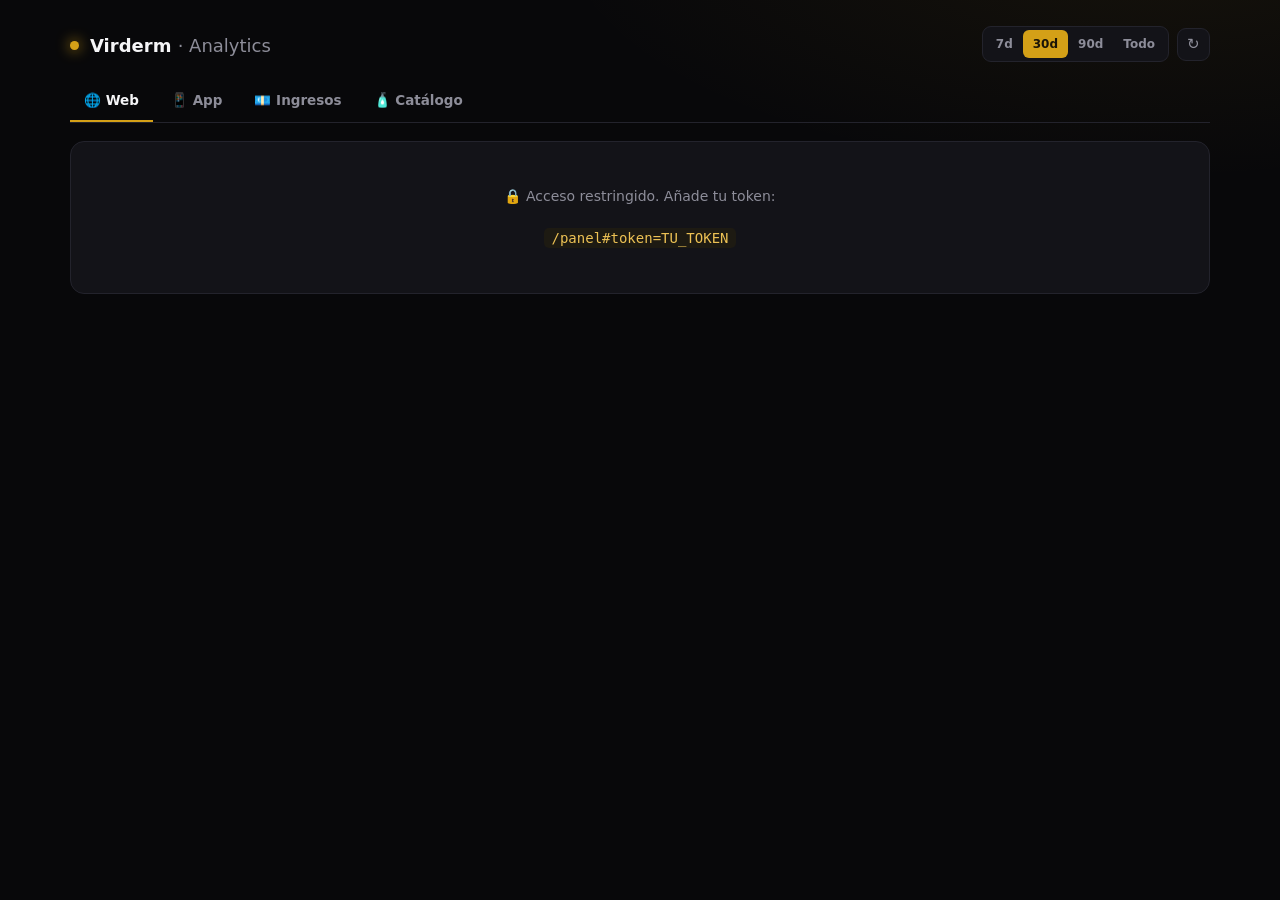
<file: panel/index.html>
<!DOCTYPE html><html lang="es"> <head><meta charset="UTF-8"><meta name="viewport" content="width=device-width, initial-scale=1"><meta name="robots" content="noindex, nofollow, noarchive, nosnippet, noimageindex"><meta name="googlebot" content="noindex, nofollow"><meta name="referrer" content="no-referrer"><meta name="theme-color" content="#08080a"><title>Analytics · Virderm</title><!-- is:global: el contenido se inyecta por JS (innerHTML) y NO lleva el
         atributo de scope de Astro → sin esto, el CSS no aplicaría a las
         tarjetas/gráficos y los charts se desbordan. --><link rel="stylesheet" href="/_astro/panel.C2_Zbu8K.css"></head> <body data-supabase="https://cobrpnpxuagfqwiggkwl.supabase.co"> <div class="wrap"> <header> <div> <div class="brand"> <span class="dot"></span><h1>Virderm <span>· Analytics</span></h1> </div> <div class="stamp" id="stamp"></div> </div> <div class="controls" id="controls" hidden> <div class="seg" id="range"> <button data-d="7">7d</button> <button data-d="30" class="on">30d</button> <button data-d="90">90d</button> <button data-d="0">Todo</button> </div> <button class="iconbtn" id="refresh" title="Refrescar">↻</button> </div> </header> <div class="tabs" id="tabs" hidden> <button data-t="web" class="on">🌐 Web</button> <button data-t="app">📱 App</button> <button data-t="rev">💶 Ingresos</button> <button data-t="cat">🧴 Catálogo</button> </div> <div class="status" id="status"><div class="spin"></div>Cargando…</div> <div id="web" class="panel"></div> <div id="app" class="panel"></div> <div id="rev" class="panel"></div> <div id="cat" class="panel"></div> </div> <script type="module" src="/_astro/panel.astro_astro_type_script_index_0_lang.C2cyS6LD.js"></script> </body> </html>
</file>
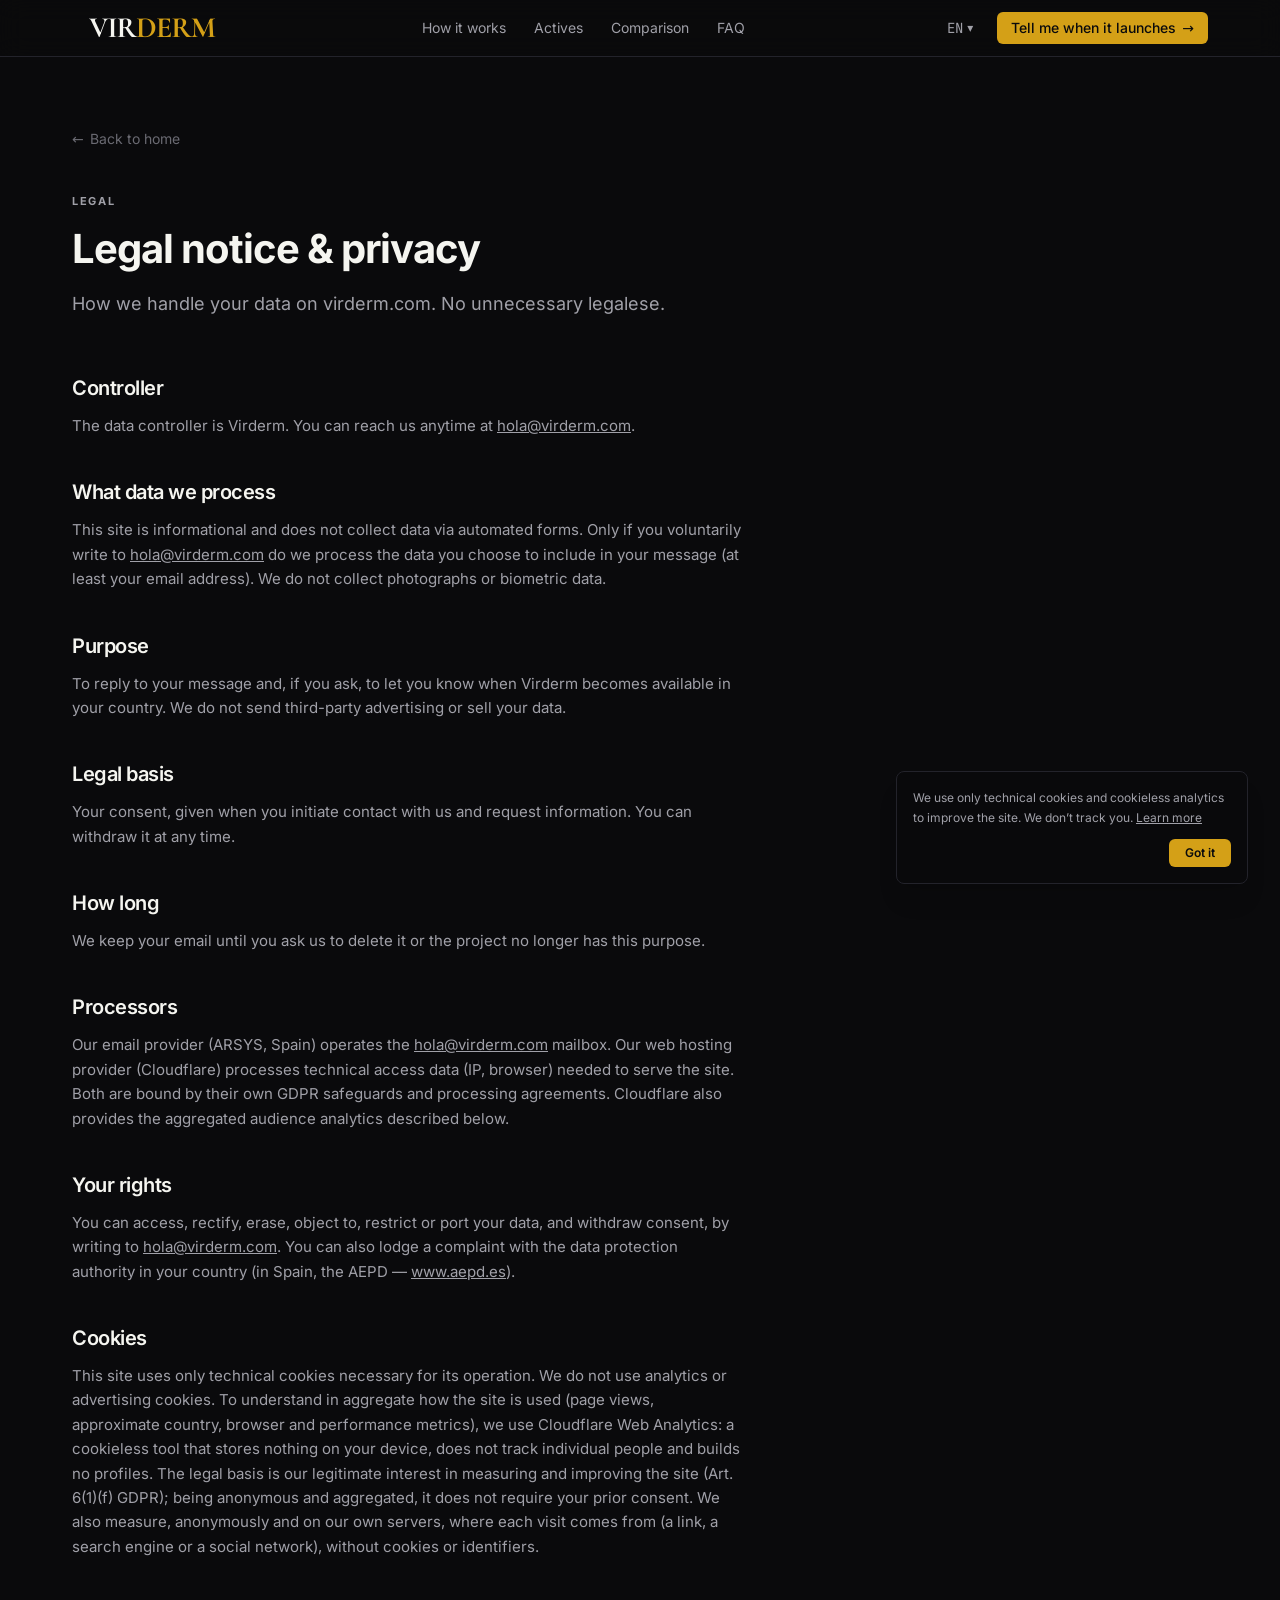
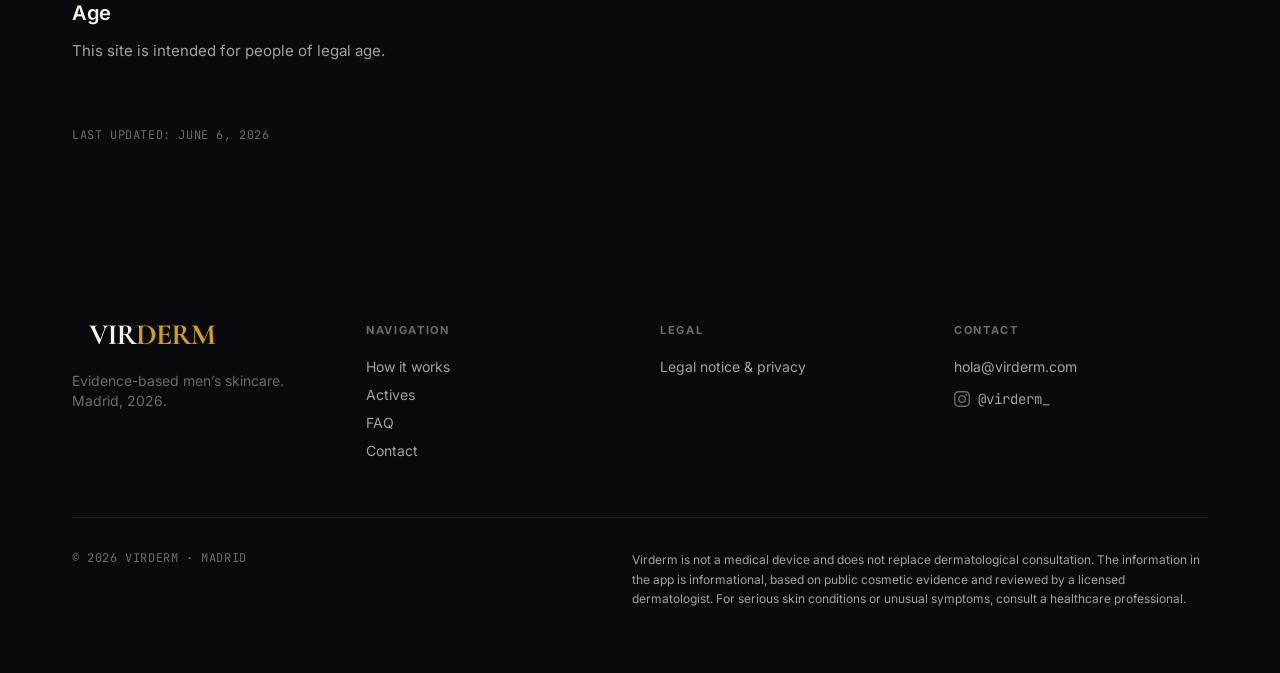
<file: en/legal-notice-and-privacy/index.html>
<!DOCTYPE html><html lang="en" class="dark"> <head><meta charset="UTF-8"><meta name="viewport" content="width=device-width, initial-scale=1"><meta name="theme-color" content="#0a0a0c"><meta name="color-scheme" content="dark"><meta name="robots" content="index, follow"><title>Legal notice &amp; privacy · Virderm</title><meta name="description" content="Information about the processing of personal data on virderm.com: controller, purpose, legal basis, rights and cookies."><link rel="canonical" href="https://virderm.com/en/legal-notice-and-privacy"><link rel="alternate" hreflang="es-ES" href="https://virderm.com/nota-legal-y-privacidad"><link rel="alternate" hreflang="en" href="https://virderm.com/en/legal-notice-and-privacy"><link rel="alternate" hreflang="fr-FR" href="https://virderm.com/fr/mentions-legales-et-confidentialite"><link rel="alternate" hreflang="it-IT" href="https://virderm.com/it/nota-legale-e-privacy"><link rel="alternate" hreflang="x-default" href="https://virderm.com/nota-legal-y-privacidad"><meta property="og:site_name" content="Virderm"><meta property="og:title" content="Legal notice &#38; privacy · Virderm"><meta property="og:description" content="Information about the processing of personal data on virderm.com: controller, purpose, legal basis, rights and cookies."><meta property="og:type" content="website"><meta property="og:url" content="https://virderm.com/en/legal-notice-and-privacy"><meta property="og:locale" content="en_US"><meta property="og:locale:alternate" content="es_ES"><meta property="og:locale:alternate" content="fr_FR"><meta property="og:locale:alternate" content="it_IT"><meta property="og:image" content="https://virderm.com/og-image.png"><meta property="og:image:width" content="1200"><meta property="og:image:height" content="630"><meta property="og:image:alt" content="Virderm — skincare masculino multimarca con agente IA"><meta name="twitter:card" content="summary_large_image"><meta name="twitter:title" content="Legal notice &#38; privacy · Virderm"><meta name="twitter:description" content="Information about the processing of personal data on virderm.com: controller, purpose, legal basis, rights and cookies."><meta name="twitter:image" content="https://virderm.com/og-image.png"><link rel="icon" type="image/png" href="/favicon.png"><link rel="apple-touch-icon" href="/favicon.png"><script type="application/ld+json">{"@context":"https://schema.org","@graph":[{"@type":"Organization","@id":"https://virderm.com/#organization","name":"Virderm","url":"https://virderm.com","logo":"https://virderm.com/virderm-wordmark-negative.svg","sameAs":["https://www.instagram.com/virderm_/"]},{"@type":"WebSite","@id":"https://virderm.com/#website","url":"https://virderm.com","name":"Virderm","description":"Upload a photo, get a routine made for your skin, and buy the products wherever you want. We don’t make anything: we tell you what works.","publisher":{"@id":"https://virderm.com/#organization"},"inLanguage":["es-ES","en","fr-FR","it-IT"]}]}</script><script defer src="https://static.cloudflareinsights.com/beacon.min.js" data-cf-beacon="{&#34;token&#34;:&#34;697811aa11b74a20bcf086429ea1d1f1&#34;}"></script><noscript><style>
        [data-reveal] {
          opacity: 1 !important;
          transform: none !important;
        }
      </style></noscript><link rel="stylesheet" href="/_astro/index.r3L4p7IW.css">
<style>details[data-astro-cid-ltpqzwiw]>summary[data-astro-cid-ltpqzwiw]::-webkit-details-marker{display:none}details[data-astro-cid-ltpqzwiw]>summary[data-astro-cid-ltpqzwiw]::marker{display:none}
</style></head> <body>  <header class="fixed inset-x-0 top-0 z-40 backdrop-blur-md bg-bg-primary/70 border-b border-border-subtle"> <div class="container-page flex h-14 items-center justify-between"> <a href="/en/#top" class="flex items-center" aria-label="Virderm — home"> <svg xmlns="http://www.w3.org/2000/svg" viewBox="0 0 500 100" role="img" aria-label="Virderm" class="h-7 w-auto md:h-8" preserveAspectRatio="xMidYMid meet"> <text x="250" y="78" font-family="'Cormorant Garamond', 'GT Sectra', 'Bodoni 72', Didot, 'Bodoni MT', 'Times New Roman', serif" font-size="92" font-weight="700" letter-spacing="-3" text-anchor="middle" style="text-rendering: geometricPrecision;"> <tspan fill="#f5f5f0">VIR</tspan><tspan fill="#d4a017">DERM</tspan> </text> </svg> </a> <nav class="hidden md:flex items-center gap-7 text-sm text-text-secondary"> <a href="#como-funciona" class="hover:text-text-primary transition-colors"> How it works </a><a href="#activos" class="hover:text-text-primary transition-colors"> Actives </a><a href="#comparativa" class="hover:text-text-primary transition-colors"> Comparison </a><a href="#faq" class="hover:text-text-primary transition-colors"> FAQ </a> </nav> <div class="flex items-center gap-2 md:gap-3"> <details class="relative" data-astro-cid-ltpqzwiw> <summary class="flex min-h-[40px] cursor-pointer items-center gap-1 list-none rounded-md px-3 py-2 text-sm text-text-secondary transition-colors hover:text-text-primary" aria-label="Idioma" data-astro-cid-ltpqzwiw> <span class="font-mono" data-astro-cid-ltpqzwiw>EN</span> <span aria-hidden="true" class="text-xs" data-astro-cid-ltpqzwiw>▾</span> </summary> <div class="absolute right-0 z-50 mt-2 min-w-[150px] overflow-hidden rounded-md border border-border-subtle bg-bg-secondary py-1 shadow-lg" data-astro-cid-ltpqzwiw> <a href="/nota-legal-y-privacidad" hreflang="es" class="block px-3 py-1.5 text-sm transition-colors hover:bg-bg-tertiary text-text-secondary hover:text-text-primary" data-astro-cid-ltpqzwiw> Español </a><a href="/en/legal-notice-and-privacy" hreflang="en" class="block px-3 py-1.5 text-sm transition-colors hover:bg-bg-tertiary text-accent font-medium" data-astro-cid-ltpqzwiw> English </a><a href="/fr/mentions-legales-et-confidentialite" hreflang="fr" class="block px-3 py-1.5 text-sm transition-colors hover:bg-bg-tertiary text-text-secondary hover:text-text-primary" data-astro-cid-ltpqzwiw> Français </a><a href="/it/nota-legale-e-privacy" hreflang="it" class="block px-3 py-1.5 text-sm transition-colors hover:bg-bg-tertiary text-text-secondary hover:text-text-primary" data-astro-cid-ltpqzwiw> Italiano </a> </div> </details>  <a href="mailto:hola@virderm.com?subject=I%20want%20to%20know%20more%20about%20the%20Virderm%20beta&#38;body=Hi%2C%0A%0AI%E2%80%99m%20interested%20in%20trying%20Virderm%20when%20you%20launch.%20Could%20you%20let%20me%20know%3F%0A%0A(Optional%3A%20tell%20me%20briefly%20why%20you%E2%80%99re%20interested%20or%20what%20you%20want%20to%20solve)%0A%0AThanks!" class="inline-flex items-center gap-1.5 whitespace-nowrap rounded-md bg-accent px-3 py-1.5 text-sm font-medium text-text-inverse transition-all duration-150 hover:bg-accent-hover hover:scale-[1.02] md:px-3.5"> <span class="md:hidden">Notify me</span> <span class="hidden md:inline">Tell me when it launches</span> <span aria-hidden="true">→</span> </a> </div> </div> </header> <main class="min-h-screen bg-bg-primary text-text-primary pt-24 pb-20 md:pt-32 md:pb-28"> <div class="container-page"> <div class="max-w-2xl"> <a href="/en/" class="inline-flex items-center gap-1.5 text-sm text-text-tertiary hover:text-text-primary transition-colors"> <span aria-hidden="true">←</span> Back to home </a> <p class="eyebrow mt-10">Legal</p> <h1 class="mt-4 text-3xl font-bold tracking-tight md:text-4xl lg:text-[2.5rem] lg:leading-[1.05]"> Legal notice &amp; privacy </h1> <p class="mt-5 text-base text-text-secondary md:text-lg">How we handle your data on virderm.com. No unnecessary legalese.</p> <div class="mt-14 space-y-10"> <section> <h2 class="text-xl font-semibold tracking-tight text-text-primary">Controller</h2> <p class="mt-3 text-text-secondary leading-relaxed">The data controller is Virderm. You can reach us anytime at <a href="mailto:hola@virderm.com" class="underline hover:text-text-primary">hola@virderm.com</a>.</p> </section><section> <h2 class="text-xl font-semibold tracking-tight text-text-primary">What data we process</h2> <p class="mt-3 text-text-secondary leading-relaxed">This site is informational and does not collect data via automated forms. Only if you voluntarily write to <a href="mailto:hola@virderm.com" class="underline hover:text-text-primary">hola@virderm.com</a> do we process the data you choose to include in your message (at least your email address). We do not collect photographs or biometric data.</p> </section><section> <h2 class="text-xl font-semibold tracking-tight text-text-primary">Purpose</h2> <p class="mt-3 text-text-secondary leading-relaxed">To reply to your message and, if you ask, to let you know when Virderm becomes available in your country. We do not send third-party advertising or sell your data.</p> </section><section> <h2 class="text-xl font-semibold tracking-tight text-text-primary">Legal basis</h2> <p class="mt-3 text-text-secondary leading-relaxed">Your consent, given when you initiate contact with us and request information. You can withdraw it at any time.</p> </section><section> <h2 class="text-xl font-semibold tracking-tight text-text-primary">How long</h2> <p class="mt-3 text-text-secondary leading-relaxed">We keep your email until you ask us to delete it or the project no longer has this purpose.</p> </section><section> <h2 class="text-xl font-semibold tracking-tight text-text-primary">Processors</h2> <p class="mt-3 text-text-secondary leading-relaxed">Our email provider (ARSYS, Spain) operates the <a href="mailto:hola@virderm.com" class="underline hover:text-text-primary">hola@virderm.com</a> mailbox. Our web hosting provider (Cloudflare) processes technical access data (IP, browser) needed to serve the site. Both are bound by their own GDPR safeguards and processing agreements. Cloudflare also provides the aggregated audience analytics described below.</p> </section><section> <h2 class="text-xl font-semibold tracking-tight text-text-primary">Your rights</h2> <p class="mt-3 text-text-secondary leading-relaxed">You can access, rectify, erase, object to, restrict or port your data, and withdraw consent, by writing to <a href="mailto:hola@virderm.com" class="underline hover:text-text-primary">hola@virderm.com</a>. You can also lodge a complaint with the data protection authority in your country (in Spain, the AEPD — <a href="https://www.aepd.es" target="_blank" rel="noopener" class="underline hover:text-text-primary">www.aepd.es</a>).</p> </section><section> <h2 class="text-xl font-semibold tracking-tight text-text-primary">Cookies</h2> <p class="mt-3 text-text-secondary leading-relaxed">This site uses only technical cookies necessary for its operation. We do not use analytics or advertising cookies. To understand in aggregate how the site is used (page views, approximate country, browser and performance metrics), we use Cloudflare Web Analytics: a cookieless tool that stores nothing on your device, does not track individual people and builds no profiles. The legal basis is our legitimate interest in measuring and improving the site (Art. 6(1)(f) GDPR); being anonymous and aggregated, it does not require your prior consent. We also measure, anonymously and on our own servers, where each visit comes from (a link, a search engine or a social network), without cookies or identifiers.</p> </section><section> <h2 class="text-xl font-semibold tracking-tight text-text-primary">Age</h2> <p class="mt-3 text-text-secondary leading-relaxed">This site is intended for people of legal age.</p> </section> </div> <p class="mt-16 font-mono text-xs uppercase tracking-wider text-text-tertiary"> Last updated: June 6, 2026 </p> </div> </div> </main> <footer class="bg-bg-primary py-16"> <div class="container-page"> <div class="grid gap-10 md:grid-cols-4"> <div> <svg xmlns="http://www.w3.org/2000/svg" viewBox="0 0 500 100" role="img" aria-label="Virderm" class="h-8 w-auto" preserveAspectRatio="xMidYMid meet"> <text x="250" y="78" font-family="'Cormorant Garamond', 'GT Sectra', 'Bodoni 72', Didot, 'Bodoni MT', 'Times New Roman', serif" font-size="92" font-weight="700" letter-spacing="-3" text-anchor="middle" style="text-rendering: geometricPrecision;"> <tspan fill="#f5f5f0">VIR</tspan><tspan fill="#d4a017">DERM</tspan> </text> </svg> <p class="mt-5 max-w-xs text-sm text-text-tertiary">Evidence-based men’s skincare. Madrid, 2026.</p> </div> <div> <p class="eyebrow text-text-tertiary">Navigation</p> <ul class="mt-4 space-y-2 text-sm"> <li> <a href="#como-funciona" class="text-text-secondary transition-colors hover:text-text-primary"> How it works </a> </li><li> <a href="#activos" class="text-text-secondary transition-colors hover:text-text-primary"> Actives </a> </li><li> <a href="#faq" class="text-text-secondary transition-colors hover:text-text-primary"> FAQ </a> </li><li> <a href="#contacto" class="text-text-secondary transition-colors hover:text-text-primary"> Contact </a> </li> </ul> </div> <div> <p class="eyebrow text-text-tertiary">Legal</p> <ul class="mt-4 space-y-2 text-sm"> <li> <a href="/en/legal-notice-and-privacy" class="text-text-secondary transition-colors hover:text-text-primary"> Legal notice &amp; privacy </a> </li> </ul> </div> <div> <p class="eyebrow text-text-tertiary">Contact</p> <ul class="mt-4 space-y-3 text-sm"> <li> <a href="mailto:hola@virderm.com" class="inline-block text-text-secondary transition-colors hover:text-text-primary"> hola@virderm.com </a> </li> <li> <a href="https://www.instagram.com/virderm_/" target="_blank" rel="noopener noreferrer" aria-label="Follow us on Instagram @virderm_" class="group inline-flex items-center gap-2 text-text-secondary transition-colors hover:text-text-primary"> <svg class="h-4 w-4 shrink-0 text-text-tertiary transition-colors group-hover:text-accent" viewBox="0 0 24 24" fill="currentColor" aria-hidden="true"> <path d="M12 2.163c3.204 0 3.584.012 4.849.07 3.252.148 4.771 1.691 4.919 4.919.058 1.265.069 1.645.069 4.849 0 3.205-.012 3.584-.069 4.849-.149 3.225-1.664 4.771-4.919 4.919-1.266.058-1.644.07-4.849.07-3.204 0-3.584-.012-4.849-.07-3.26-.149-4.771-1.699-4.919-4.92-.058-1.265-.07-1.644-.07-4.849 0-3.204.013-3.583.07-4.849.149-3.227 1.664-4.771 4.919-4.919 1.266-.057 1.645-.069 4.849-.069zm0-2.163c-3.259 0-3.667.014-4.947.072-4.358.2-6.78 2.618-6.98 6.98-.059 1.281-.073 1.689-.073 4.948 0 3.259.014 3.668.072 4.948.2 4.358 2.618 6.78 6.98 6.98 1.281.058 1.689.072 4.948.072 3.259 0 3.668-.014 4.948-.072 4.354-.2 6.782-2.618 6.979-6.98.059-1.28.073-1.689.073-4.948 0-3.259-.014-3.667-.072-4.947-.196-4.354-2.617-6.78-6.979-6.98-1.281-.059-1.69-.073-4.949-.073zm0 5.838c-3.403 0-6.162 2.759-6.162 6.162s2.759 6.163 6.162 6.163 6.162-2.759 6.162-6.163c0-3.403-2.759-6.162-6.162-6.162zm0 10.162c-2.209 0-4-1.79-4-4 0-2.209 1.791-4 4-4s4 1.791 4 4c0 2.21-1.791 4-4 4zm6.406-11.845c-.796 0-1.441.645-1.441 1.44s.645 1.44 1.441 1.44c.795 0 1.439-.645 1.439-1.44s-.644-1.44-1.439-1.44z"></path> </svg> <span class="font-mono">@virderm_</span> </a> </li> </ul> </div> </div> <div class="mt-14 flex flex-col gap-4 border-t border-border-subtle pt-8 md:flex-row md:items-start md:justify-between"> <p class="font-mono text-xs uppercase tracking-wider text-text-tertiary">© 2026 Virderm · Madrid</p> <p class="max-w-xl text-xs leading-relaxed text-text-secondary">Virderm is not a medical device and does not replace dermatological consultation. The information in the app is informational, based on public cosmetic evidence and reviewed by a licensed dermatologist. For serious skin conditions or unusual symptoms, consult a healthcare professional.</p> </div> </div> </footer>  <div data-cookie-notice hidden class="fixed inset-x-0 bottom-0 z-50 px-4 pb-4 sm:inset-x-auto sm:right-4 sm:max-w-sm"> <div role="region" aria-label="Cookie notice" class="rounded-lg border border-border-subtle bg-bg-primary/95 p-4 shadow-xl backdrop-blur-sm"> <p class="text-xs leading-relaxed text-text-secondary"> We use only technical cookies and cookieless analytics to improve the site. We don’t track you.  <a href="/en/legal-notice-and-privacy" class="underline transition-colors hover:text-text-primary">Learn more</a> </p> <div class="mt-3 flex justify-end"> <button type="button" data-cookie-accept class="rounded-md bg-accent px-4 py-1.5 text-xs font-semibold text-text-inverse transition-colors hover:bg-accent-hover focus-visible:outline-none focus-visible:ring-2 focus-visible:ring-accent focus-visible:ring-offset-2 focus-visible:ring-offset-bg-primary"> Got it </button> </div> </div> </div> <script type="module">const c="virderm_cookie_notice_v1",e=document.querySelector("[data-cookie-notice]");if(e){let t=!1;try{t=localStorage.getItem(c)==="1"}catch{}t||(e.hidden=!1,e.querySelector("[data-cookie-accept]")?.addEventListener("click",()=>{e.hidden=!0;try{localStorage.setItem(c,"1")}catch{}}))}</script> <script type="module">const c="https://cobrpnpxuagfqwiggkwl.supabase.co",a="virderm_src_tracked";{let e=!1;try{e=sessionStorage.getItem(a)==="1"}catch{}if(!e){try{sessionStorage.setItem(a,"1")}catch{}const t=new URLSearchParams(location.search),r={path:location.pathname,referrer:document.referrer||null,utm_source:t.get("utm_source"),utm_medium:t.get("utm_medium"),utm_campaign:t.get("utm_campaign"),utm_content:t.get("utm_content"),utm_term:t.get("utm_term"),lang:navigator.language};fetch(`${c}/functions/v1/web-track`,{method:"POST",headers:{"Content-Type":"application/json"},body:JSON.stringify(r),keepalive:!0,mode:"cors"}).catch(()=>{})}}</script> <script type="module">const e=document.querySelectorAll("[data-reveal]"),n=typeof matchMedia=="function"&&matchMedia("(prefers-reduced-motion: reduce)").matches;if(e.length&&!n&&"IntersectionObserver"in window){const t=new IntersectionObserver(r=>{r.forEach(o=>{const a=o.target;if(o.isIntersecting){const s=Number(a.dataset.revealIndex??0);window.setTimeout(()=>{a.dataset.revealed="true"},s*120)}else a.dataset.revealed="false"})},{threshold:.15,rootMargin:"0px 0px -5% 0px"});e.forEach(r=>t.observe(r))}else e.length&&e.forEach(t=>t.dataset.revealed="true");</script> </body> </html>
</file>
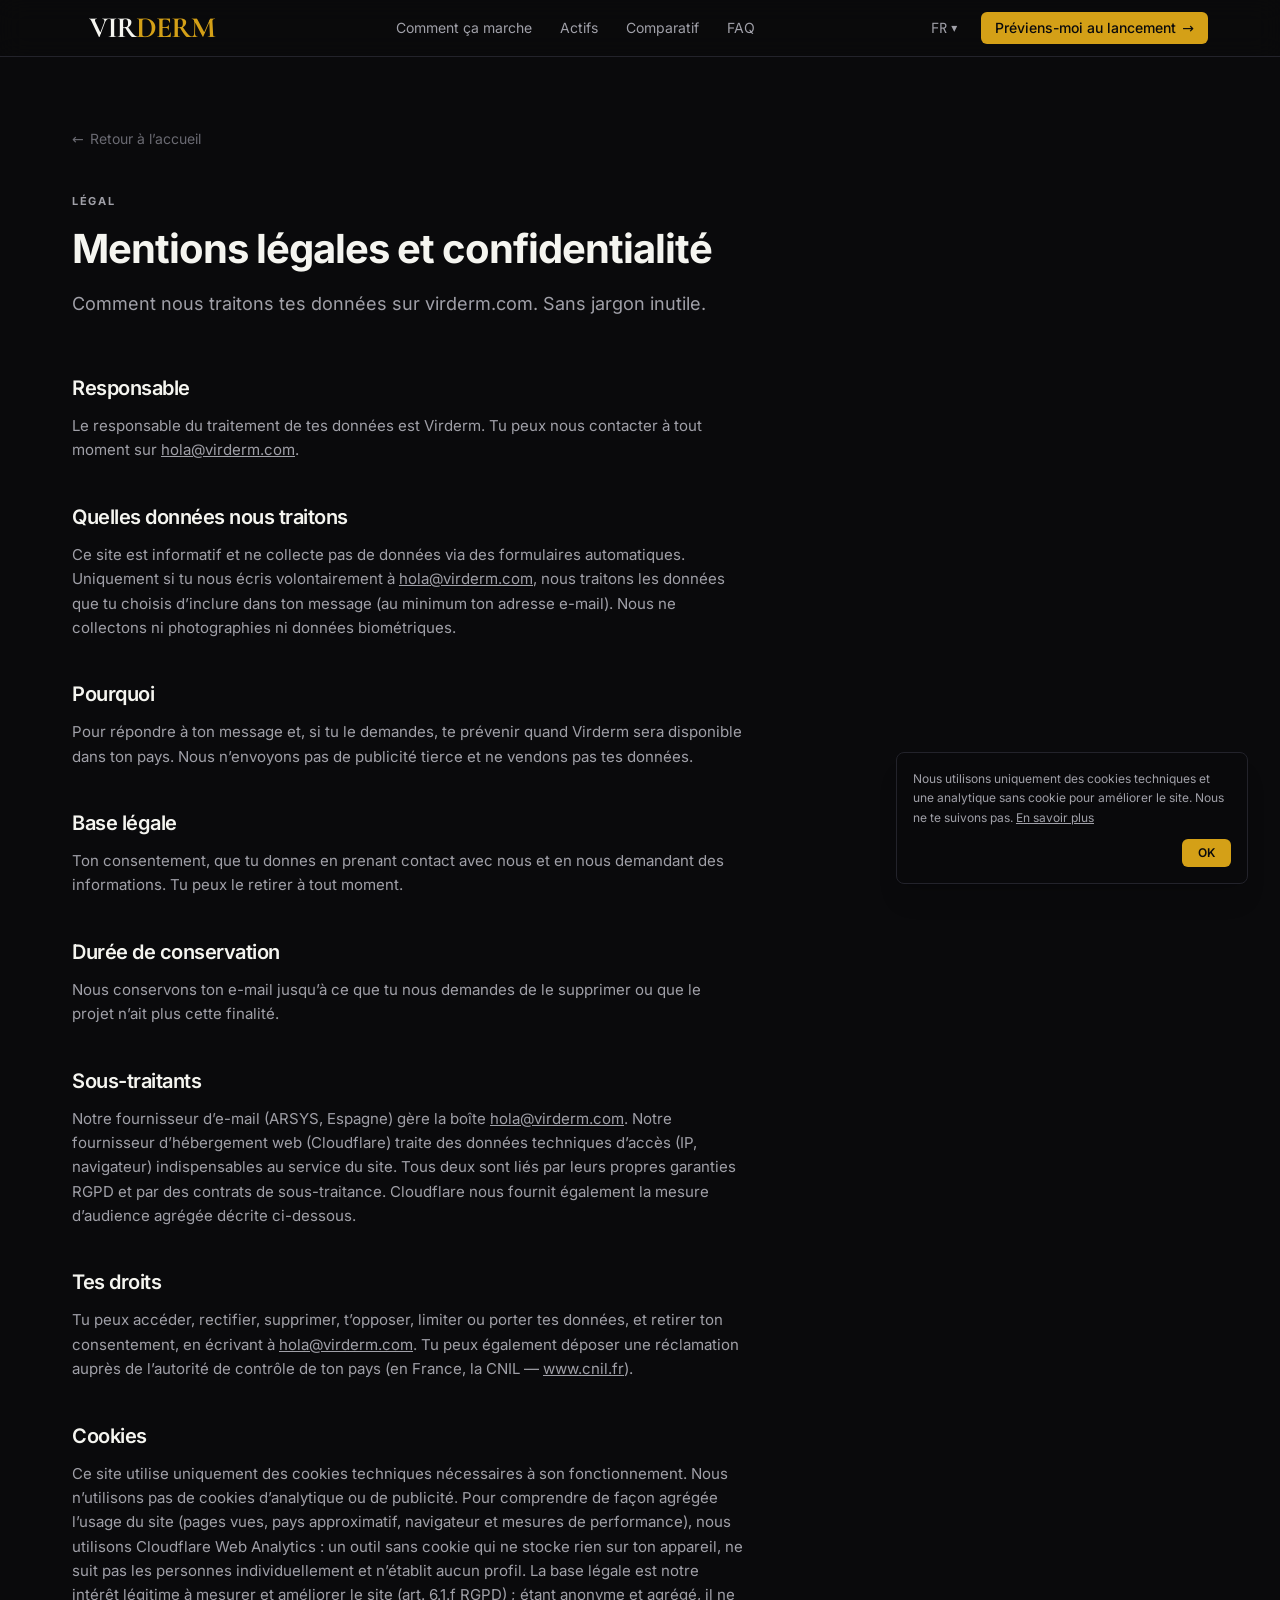
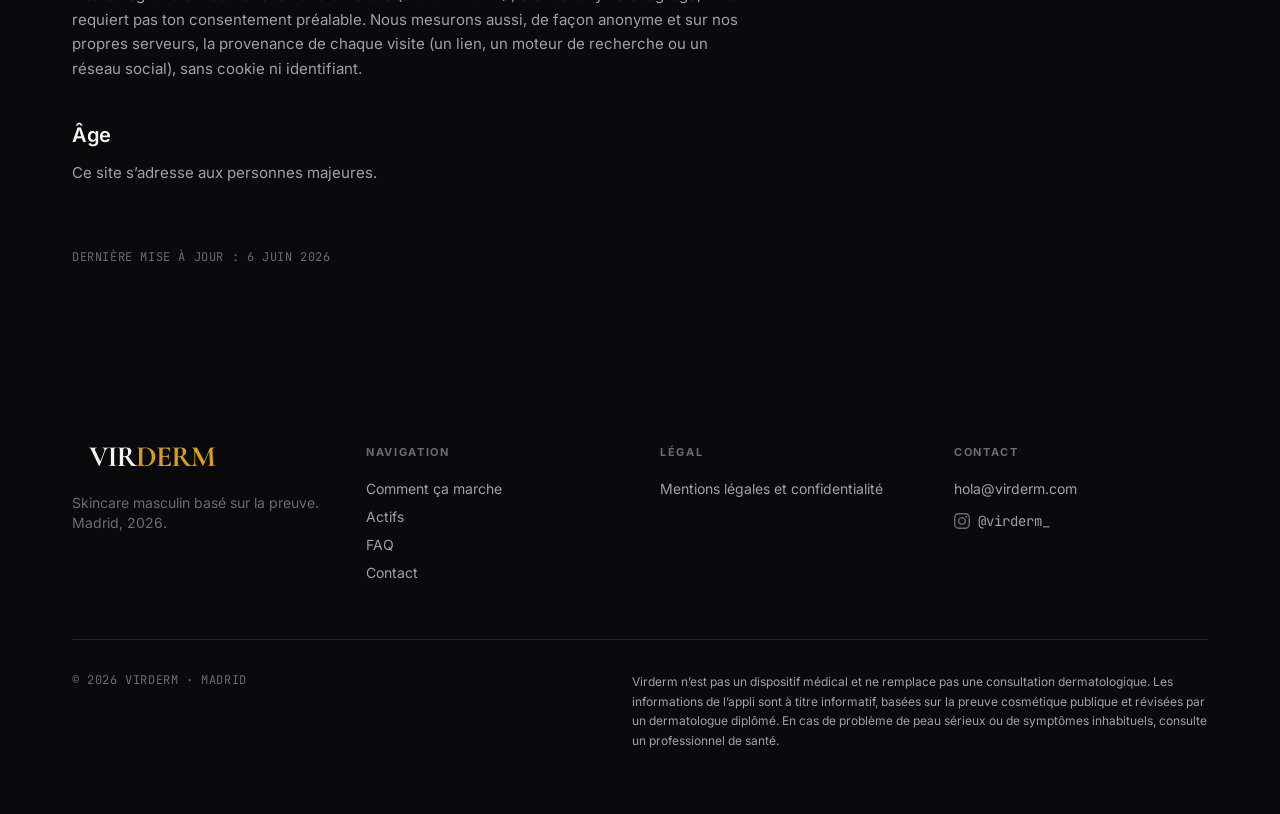
<file: fr/mentions-legales-et-confidentialite/index.html>
<!DOCTYPE html><html lang="fr" class="dark"> <head><meta charset="UTF-8"><meta name="viewport" content="width=device-width, initial-scale=1"><meta name="theme-color" content="#0a0a0c"><meta name="color-scheme" content="dark"><meta name="robots" content="index, follow"><title>Mentions légales et confidentialité · Virderm</title><meta name="description" content="Information sur le traitement des données personnelles sur virderm.com : responsable, finalité, base légale, droits et cookies."><link rel="canonical" href="https://virderm.com/fr/mentions-legales-et-confidentialite"><link rel="alternate" hreflang="es-ES" href="https://virderm.com/nota-legal-y-privacidad"><link rel="alternate" hreflang="en" href="https://virderm.com/en/legal-notice-and-privacy"><link rel="alternate" hreflang="fr-FR" href="https://virderm.com/fr/mentions-legales-et-confidentialite"><link rel="alternate" hreflang="it-IT" href="https://virderm.com/it/nota-legale-e-privacy"><link rel="alternate" hreflang="x-default" href="https://virderm.com/nota-legal-y-privacidad"><meta property="og:site_name" content="Virderm"><meta property="og:title" content="Mentions légales et confidentialité · Virderm"><meta property="og:description" content="Information sur le traitement des données personnelles sur virderm.com : responsable, finalité, base légale, droits et cookies."><meta property="og:type" content="website"><meta property="og:url" content="https://virderm.com/fr/mentions-legales-et-confidentialite"><meta property="og:locale" content="fr_FR"><meta property="og:locale:alternate" content="es_ES"><meta property="og:locale:alternate" content="en_US"><meta property="og:locale:alternate" content="it_IT"><meta property="og:image" content="https://virderm.com/og-image.png"><meta property="og:image:width" content="1200"><meta property="og:image:height" content="630"><meta property="og:image:alt" content="Virderm — skincare masculino multimarca con agente IA"><meta name="twitter:card" content="summary_large_image"><meta name="twitter:title" content="Mentions légales et confidentialité · Virderm"><meta name="twitter:description" content="Information sur le traitement des données personnelles sur virderm.com : responsable, finalité, base légale, droits et cookies."><meta name="twitter:image" content="https://virderm.com/og-image.png"><link rel="icon" type="image/png" href="/favicon.png"><link rel="apple-touch-icon" href="/favicon.png"><script type="application/ld+json">{"@context":"https://schema.org","@graph":[{"@type":"Organization","@id":"https://virderm.com/#organization","name":"Virderm","url":"https://virderm.com","logo":"https://virderm.com/virderm-wordmark-negative.svg","sameAs":["https://www.instagram.com/virderm_/"]},{"@type":"WebSite","@id":"https://virderm.com/#website","url":"https://virderm.com","name":"Virderm","description":"Tu envoies une photo, tu reçois une routine faite pour ta peau et tu achètes les produits où tu veux. Nous ne fabriquons rien : nous te disons ce qui fonctionne.","publisher":{"@id":"https://virderm.com/#organization"},"inLanguage":["es-ES","en","fr-FR","it-IT"]}]}</script><script defer src="https://static.cloudflareinsights.com/beacon.min.js" data-cf-beacon="{&#34;token&#34;:&#34;697811aa11b74a20bcf086429ea1d1f1&#34;}"></script><noscript><style>
        [data-reveal] {
          opacity: 1 !important;
          transform: none !important;
        }
      </style></noscript><link rel="stylesheet" href="/_astro/index.r3L4p7IW.css">
<style>details[data-astro-cid-ltpqzwiw]>summary[data-astro-cid-ltpqzwiw]::-webkit-details-marker{display:none}details[data-astro-cid-ltpqzwiw]>summary[data-astro-cid-ltpqzwiw]::marker{display:none}
</style></head> <body>  <header class="fixed inset-x-0 top-0 z-40 backdrop-blur-md bg-bg-primary/70 border-b border-border-subtle"> <div class="container-page flex h-14 items-center justify-between"> <a href="/fr/#top" class="flex items-center" aria-label="Virderm — accueil"> <svg xmlns="http://www.w3.org/2000/svg" viewBox="0 0 500 100" role="img" aria-label="Virderm" class="h-7 w-auto md:h-8" preserveAspectRatio="xMidYMid meet"> <text x="250" y="78" font-family="'Cormorant Garamond', 'GT Sectra', 'Bodoni 72', Didot, 'Bodoni MT', 'Times New Roman', serif" font-size="92" font-weight="700" letter-spacing="-3" text-anchor="middle" style="text-rendering: geometricPrecision;"> <tspan fill="#f5f5f0">VIR</tspan><tspan fill="#d4a017">DERM</tspan> </text> </svg> </a> <nav class="hidden md:flex items-center gap-7 text-sm text-text-secondary"> <a href="#como-funciona" class="hover:text-text-primary transition-colors"> Comment ça marche </a><a href="#activos" class="hover:text-text-primary transition-colors"> Actifs </a><a href="#comparativa" class="hover:text-text-primary transition-colors"> Comparatif </a><a href="#faq" class="hover:text-text-primary transition-colors"> FAQ </a> </nav> <div class="flex items-center gap-2 md:gap-3"> <details class="relative" data-astro-cid-ltpqzwiw> <summary class="flex min-h-[40px] cursor-pointer items-center gap-1 list-none rounded-md px-3 py-2 text-sm text-text-secondary transition-colors hover:text-text-primary" aria-label="Idioma" data-astro-cid-ltpqzwiw> <span class="font-mono" data-astro-cid-ltpqzwiw>FR</span> <span aria-hidden="true" class="text-xs" data-astro-cid-ltpqzwiw>▾</span> </summary> <div class="absolute right-0 z-50 mt-2 min-w-[150px] overflow-hidden rounded-md border border-border-subtle bg-bg-secondary py-1 shadow-lg" data-astro-cid-ltpqzwiw> <a href="/nota-legal-y-privacidad" hreflang="es" class="block px-3 py-1.5 text-sm transition-colors hover:bg-bg-tertiary text-text-secondary hover:text-text-primary" data-astro-cid-ltpqzwiw> Español </a><a href="/en/legal-notice-and-privacy" hreflang="en" class="block px-3 py-1.5 text-sm transition-colors hover:bg-bg-tertiary text-text-secondary hover:text-text-primary" data-astro-cid-ltpqzwiw> English </a><a href="/fr/mentions-legales-et-confidentialite" hreflang="fr" class="block px-3 py-1.5 text-sm transition-colors hover:bg-bg-tertiary text-accent font-medium" data-astro-cid-ltpqzwiw> Français </a><a href="/it/nota-legale-e-privacy" hreflang="it" class="block px-3 py-1.5 text-sm transition-colors hover:bg-bg-tertiary text-text-secondary hover:text-text-primary" data-astro-cid-ltpqzwiw> Italiano </a> </div> </details>  <a href="mailto:hola@virderm.com?subject=Je%20veux%20en%20savoir%20plus%20sur%20la%20beta%20de%20Virderm&#38;body=Bonjour%2C%0A%0ALa%20beta%20de%20Virderm%20m%E2%80%99int%C3%A9resse.%20Pourriez-vous%20me%20pr%C3%A9venir%20au%20lancement%20%3F%0A%0A(Optionnel%20%3A%20dis-moi%20bri%C3%A8vement%20pourquoi%20cela%20t%E2%80%99int%C3%A9resse%20ou%20ce%20que%20tu%20cherches%20%C3%A0%20r%C3%A9soudre)%0A%0AMerci%20!" class="inline-flex items-center gap-1.5 whitespace-nowrap rounded-md bg-accent px-3 py-1.5 text-sm font-medium text-text-inverse transition-all duration-150 hover:bg-accent-hover hover:scale-[1.02] md:px-3.5"> <span class="md:hidden">Préviens-moi</span> <span class="hidden md:inline">Préviens-moi au lancement</span> <span aria-hidden="true">→</span> </a> </div> </div> </header> <main class="min-h-screen bg-bg-primary text-text-primary pt-24 pb-20 md:pt-32 md:pb-28"> <div class="container-page"> <div class="max-w-2xl"> <a href="/fr/" class="inline-flex items-center gap-1.5 text-sm text-text-tertiary hover:text-text-primary transition-colors"> <span aria-hidden="true">←</span> Retour à l’accueil </a> <p class="eyebrow mt-10">Légal</p> <h1 class="mt-4 text-3xl font-bold tracking-tight md:text-4xl lg:text-[2.5rem] lg:leading-[1.05]"> Mentions légales et confidentialité </h1> <p class="mt-5 text-base text-text-secondary md:text-lg">Comment nous traitons tes données sur virderm.com. Sans jargon inutile.</p> <div class="mt-14 space-y-10"> <section> <h2 class="text-xl font-semibold tracking-tight text-text-primary">Responsable</h2> <p class="mt-3 text-text-secondary leading-relaxed">Le responsable du traitement de tes données est Virderm. Tu peux nous contacter à tout moment sur <a href="mailto:hola@virderm.com" class="underline hover:text-text-primary">hola@virderm.com</a>.</p> </section><section> <h2 class="text-xl font-semibold tracking-tight text-text-primary">Quelles données nous traitons</h2> <p class="mt-3 text-text-secondary leading-relaxed">Ce site est informatif et ne collecte pas de données via des formulaires automatiques. Uniquement si tu nous écris volontairement à <a href="mailto:hola@virderm.com" class="underline hover:text-text-primary">hola@virderm.com</a>, nous traitons les données que tu choisis d’inclure dans ton message (au minimum ton adresse e-mail). Nous ne collectons ni photographies ni données biométriques.</p> </section><section> <h2 class="text-xl font-semibold tracking-tight text-text-primary">Pourquoi</h2> <p class="mt-3 text-text-secondary leading-relaxed">Pour répondre à ton message et, si tu le demandes, te prévenir quand Virderm sera disponible dans ton pays. Nous n’envoyons pas de publicité tierce et ne vendons pas tes données.</p> </section><section> <h2 class="text-xl font-semibold tracking-tight text-text-primary">Base légale</h2> <p class="mt-3 text-text-secondary leading-relaxed">Ton consentement, que tu donnes en prenant contact avec nous et en nous demandant des informations. Tu peux le retirer à tout moment.</p> </section><section> <h2 class="text-xl font-semibold tracking-tight text-text-primary">Durée de conservation</h2> <p class="mt-3 text-text-secondary leading-relaxed">Nous conservons ton e-mail jusqu’à ce que tu nous demandes de le supprimer ou que le projet n’ait plus cette finalité.</p> </section><section> <h2 class="text-xl font-semibold tracking-tight text-text-primary">Sous-traitants</h2> <p class="mt-3 text-text-secondary leading-relaxed">Notre fournisseur d’e-mail (ARSYS, Espagne) gère la boîte <a href="mailto:hola@virderm.com" class="underline hover:text-text-primary">hola@virderm.com</a>. Notre fournisseur d’hébergement web (Cloudflare) traite des données techniques d’accès (IP, navigateur) indispensables au service du site. Tous deux sont liés par leurs propres garanties RGPD et par des contrats de sous-traitance. Cloudflare nous fournit également la mesure d’audience agrégée décrite ci-dessous.</p> </section><section> <h2 class="text-xl font-semibold tracking-tight text-text-primary">Tes droits</h2> <p class="mt-3 text-text-secondary leading-relaxed">Tu peux accéder, rectifier, supprimer, t’opposer, limiter ou porter tes données, et retirer ton consentement, en écrivant à <a href="mailto:hola@virderm.com" class="underline hover:text-text-primary">hola@virderm.com</a>. Tu peux également déposer une réclamation auprès de l’autorité de contrôle de ton pays (en France, la CNIL — <a href="https://www.cnil.fr" target="_blank" rel="noopener" class="underline hover:text-text-primary">www.cnil.fr</a>).</p> </section><section> <h2 class="text-xl font-semibold tracking-tight text-text-primary">Cookies</h2> <p class="mt-3 text-text-secondary leading-relaxed">Ce site utilise uniquement des cookies techniques nécessaires à son fonctionnement. Nous n’utilisons pas de cookies d’analytique ou de publicité. Pour comprendre de façon agrégée l’usage du site (pages vues, pays approximatif, navigateur et mesures de performance), nous utilisons Cloudflare Web Analytics : un outil sans cookie qui ne stocke rien sur ton appareil, ne suit pas les personnes individuellement et n’établit aucun profil. La base légale est notre intérêt légitime à mesurer et améliorer le site (art. 6.1.f RGPD) ; étant anonyme et agrégé, il ne requiert pas ton consentement préalable. Nous mesurons aussi, de façon anonyme et sur nos propres serveurs, la provenance de chaque visite (un lien, un moteur de recherche ou un réseau social), sans cookie ni identifiant.</p> </section><section> <h2 class="text-xl font-semibold tracking-tight text-text-primary">Âge</h2> <p class="mt-3 text-text-secondary leading-relaxed">Ce site s’adresse aux personnes majeures.</p> </section> </div> <p class="mt-16 font-mono text-xs uppercase tracking-wider text-text-tertiary"> Dernière mise à jour : 6 juin 2026 </p> </div> </div> </main> <footer class="bg-bg-primary py-16"> <div class="container-page"> <div class="grid gap-10 md:grid-cols-4"> <div> <svg xmlns="http://www.w3.org/2000/svg" viewBox="0 0 500 100" role="img" aria-label="Virderm" class="h-8 w-auto" preserveAspectRatio="xMidYMid meet"> <text x="250" y="78" font-family="'Cormorant Garamond', 'GT Sectra', 'Bodoni 72', Didot, 'Bodoni MT', 'Times New Roman', serif" font-size="92" font-weight="700" letter-spacing="-3" text-anchor="middle" style="text-rendering: geometricPrecision;"> <tspan fill="#f5f5f0">VIR</tspan><tspan fill="#d4a017">DERM</tspan> </text> </svg> <p class="mt-5 max-w-xs text-sm text-text-tertiary">Skincare masculin basé sur la preuve. Madrid, 2026.</p> </div> <div> <p class="eyebrow text-text-tertiary">Navigation</p> <ul class="mt-4 space-y-2 text-sm"> <li> <a href="#como-funciona" class="text-text-secondary transition-colors hover:text-text-primary"> Comment ça marche </a> </li><li> <a href="#activos" class="text-text-secondary transition-colors hover:text-text-primary"> Actifs </a> </li><li> <a href="#faq" class="text-text-secondary transition-colors hover:text-text-primary"> FAQ </a> </li><li> <a href="#contacto" class="text-text-secondary transition-colors hover:text-text-primary"> Contact </a> </li> </ul> </div> <div> <p class="eyebrow text-text-tertiary">Légal</p> <ul class="mt-4 space-y-2 text-sm"> <li> <a href="/fr/mentions-legales-et-confidentialite" class="text-text-secondary transition-colors hover:text-text-primary"> Mentions légales et confidentialité </a> </li> </ul> </div> <div> <p class="eyebrow text-text-tertiary">Contact</p> <ul class="mt-4 space-y-3 text-sm"> <li> <a href="mailto:hola@virderm.com" class="inline-block text-text-secondary transition-colors hover:text-text-primary"> hola@virderm.com </a> </li> <li> <a href="https://www.instagram.com/virderm_/" target="_blank" rel="noopener noreferrer" aria-label="Suis-nous sur Instagram @virderm_" class="group inline-flex items-center gap-2 text-text-secondary transition-colors hover:text-text-primary"> <svg class="h-4 w-4 shrink-0 text-text-tertiary transition-colors group-hover:text-accent" viewBox="0 0 24 24" fill="currentColor" aria-hidden="true"> <path d="M12 2.163c3.204 0 3.584.012 4.849.07 3.252.148 4.771 1.691 4.919 4.919.058 1.265.069 1.645.069 4.849 0 3.205-.012 3.584-.069 4.849-.149 3.225-1.664 4.771-4.919 4.919-1.266.058-1.644.07-4.849.07-3.204 0-3.584-.012-4.849-.07-3.26-.149-4.771-1.699-4.919-4.92-.058-1.265-.07-1.644-.07-4.849 0-3.204.013-3.583.07-4.849.149-3.227 1.664-4.771 4.919-4.919 1.266-.057 1.645-.069 4.849-.069zm0-2.163c-3.259 0-3.667.014-4.947.072-4.358.2-6.78 2.618-6.98 6.98-.059 1.281-.073 1.689-.073 4.948 0 3.259.014 3.668.072 4.948.2 4.358 2.618 6.78 6.98 6.98 1.281.058 1.689.072 4.948.072 3.259 0 3.668-.014 4.948-.072 4.354-.2 6.782-2.618 6.979-6.98.059-1.28.073-1.689.073-4.948 0-3.259-.014-3.667-.072-4.947-.196-4.354-2.617-6.78-6.979-6.98-1.281-.059-1.69-.073-4.949-.073zm0 5.838c-3.403 0-6.162 2.759-6.162 6.162s2.759 6.163 6.162 6.163 6.162-2.759 6.162-6.163c0-3.403-2.759-6.162-6.162-6.162zm0 10.162c-2.209 0-4-1.79-4-4 0-2.209 1.791-4 4-4s4 1.791 4 4c0 2.21-1.791 4-4 4zm6.406-11.845c-.796 0-1.441.645-1.441 1.44s.645 1.44 1.441 1.44c.795 0 1.439-.645 1.439-1.44s-.644-1.44-1.439-1.44z"></path> </svg> <span class="font-mono">@virderm_</span> </a> </li> </ul> </div> </div> <div class="mt-14 flex flex-col gap-4 border-t border-border-subtle pt-8 md:flex-row md:items-start md:justify-between"> <p class="font-mono text-xs uppercase tracking-wider text-text-tertiary">© 2026 Virderm · Madrid</p> <p class="max-w-xl text-xs leading-relaxed text-text-secondary">Virderm n’est pas un dispositif médical et ne remplace pas une consultation dermatologique. Les informations de l’appli sont à titre informatif, basées sur la preuve cosmétique publique et révisées par un dermatologue diplômé. En cas de problème de peau sérieux ou de symptômes inhabituels, consulte un professionnel de santé.</p> </div> </div> </footer>  <div data-cookie-notice hidden class="fixed inset-x-0 bottom-0 z-50 px-4 pb-4 sm:inset-x-auto sm:right-4 sm:max-w-sm"> <div role="region" aria-label="Avis de cookies" class="rounded-lg border border-border-subtle bg-bg-primary/95 p-4 shadow-xl backdrop-blur-sm"> <p class="text-xs leading-relaxed text-text-secondary"> Nous utilisons uniquement des cookies techniques et une analytique sans cookie pour améliorer le site. Nous ne te suivons pas.  <a href="/fr/mentions-legales-et-confidentialite" class="underline transition-colors hover:text-text-primary">En savoir plus</a> </p> <div class="mt-3 flex justify-end"> <button type="button" data-cookie-accept class="rounded-md bg-accent px-4 py-1.5 text-xs font-semibold text-text-inverse transition-colors hover:bg-accent-hover focus-visible:outline-none focus-visible:ring-2 focus-visible:ring-accent focus-visible:ring-offset-2 focus-visible:ring-offset-bg-primary"> OK </button> </div> </div> </div> <script type="module">const c="virderm_cookie_notice_v1",e=document.querySelector("[data-cookie-notice]");if(e){let t=!1;try{t=localStorage.getItem(c)==="1"}catch{}t||(e.hidden=!1,e.querySelector("[data-cookie-accept]")?.addEventListener("click",()=>{e.hidden=!0;try{localStorage.setItem(c,"1")}catch{}}))}</script> <script type="module">const c="https://cobrpnpxuagfqwiggkwl.supabase.co",a="virderm_src_tracked";{let e=!1;try{e=sessionStorage.getItem(a)==="1"}catch{}if(!e){try{sessionStorage.setItem(a,"1")}catch{}const t=new URLSearchParams(location.search),r={path:location.pathname,referrer:document.referrer||null,utm_source:t.get("utm_source"),utm_medium:t.get("utm_medium"),utm_campaign:t.get("utm_campaign"),utm_content:t.get("utm_content"),utm_term:t.get("utm_term"),lang:navigator.language};fetch(`${c}/functions/v1/web-track`,{method:"POST",headers:{"Content-Type":"application/json"},body:JSON.stringify(r),keepalive:!0,mode:"cors"}).catch(()=>{})}}</script> <script type="module">const e=document.querySelectorAll("[data-reveal]"),n=typeof matchMedia=="function"&&matchMedia("(prefers-reduced-motion: reduce)").matches;if(e.length&&!n&&"IntersectionObserver"in window){const t=new IntersectionObserver(r=>{r.forEach(o=>{const a=o.target;if(o.isIntersecting){const s=Number(a.dataset.revealIndex??0);window.setTimeout(()=>{a.dataset.revealed="true"},s*120)}else a.dataset.revealed="false"})},{threshold:.15,rootMargin:"0px 0px -5% 0px"});e.forEach(r=>t.observe(r))}else e.length&&e.forEach(t=>t.dataset.revealed="true");</script> </body> </html>
</file>
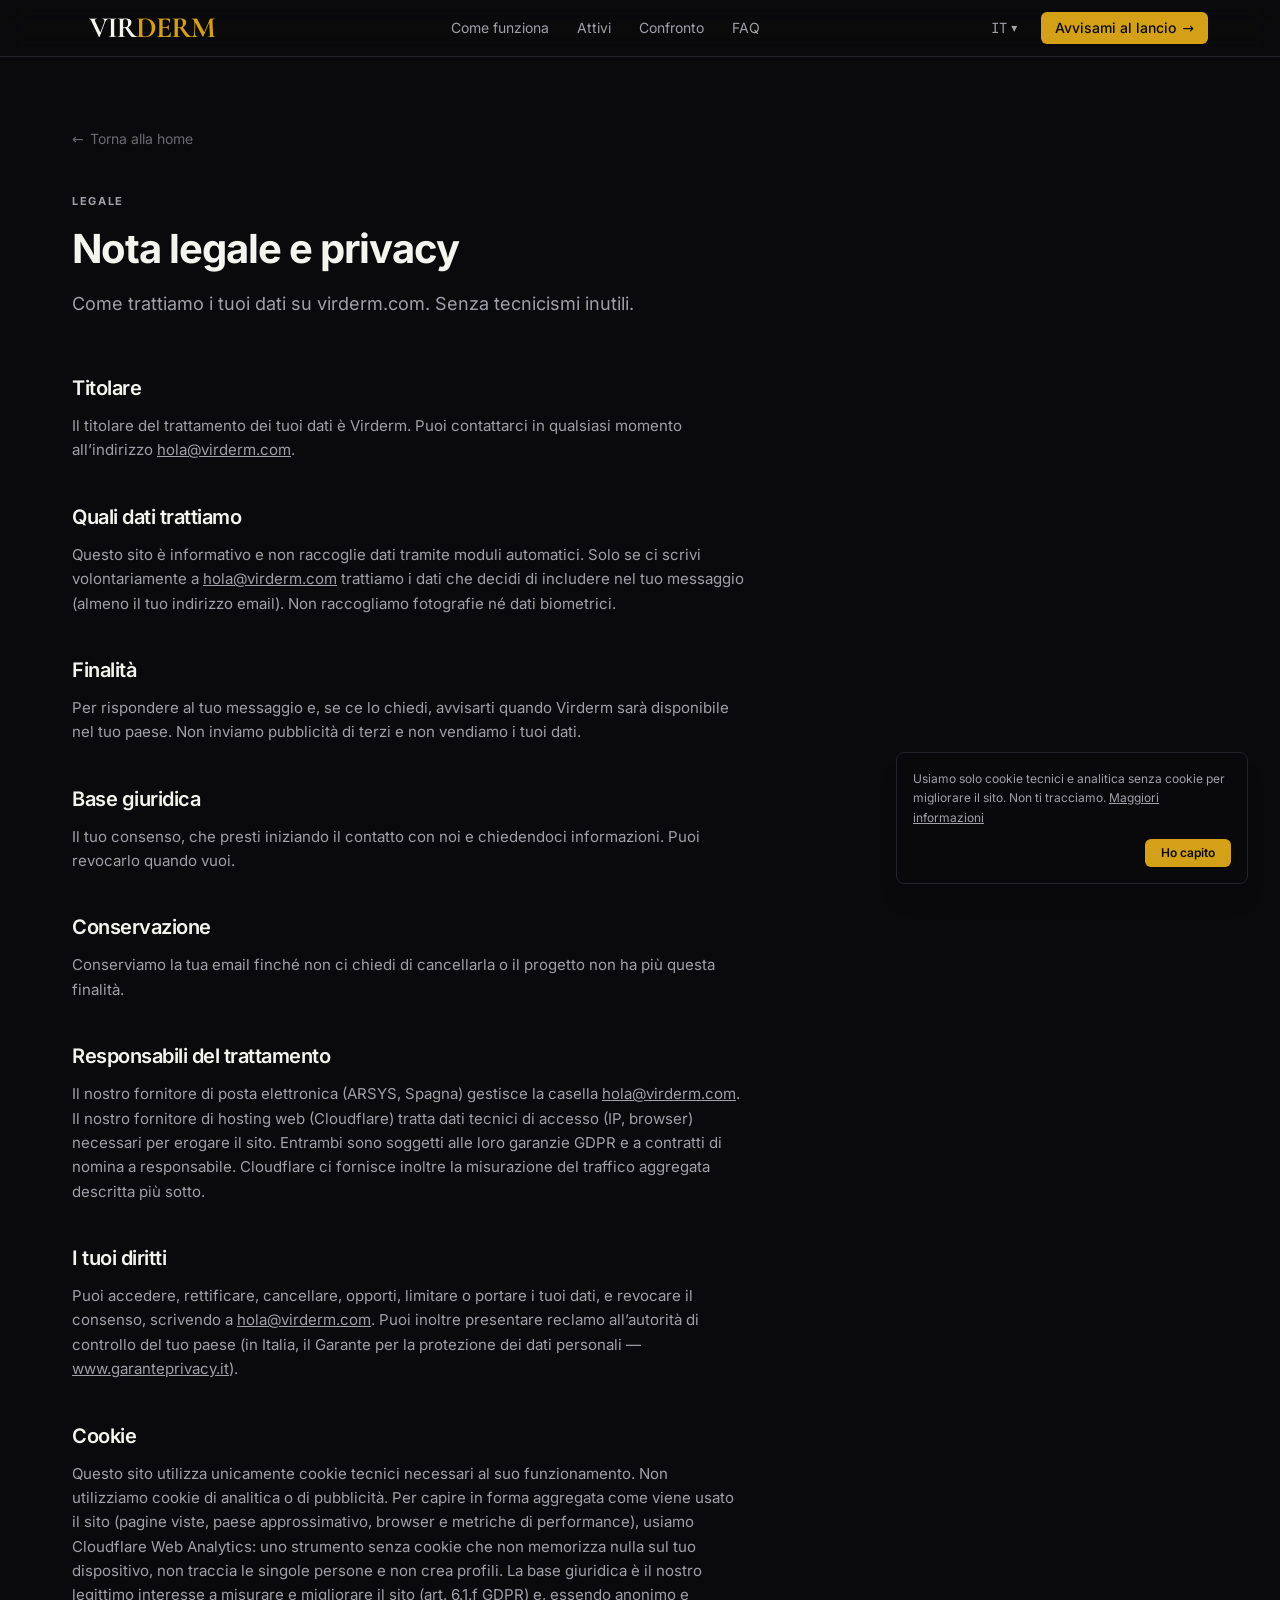
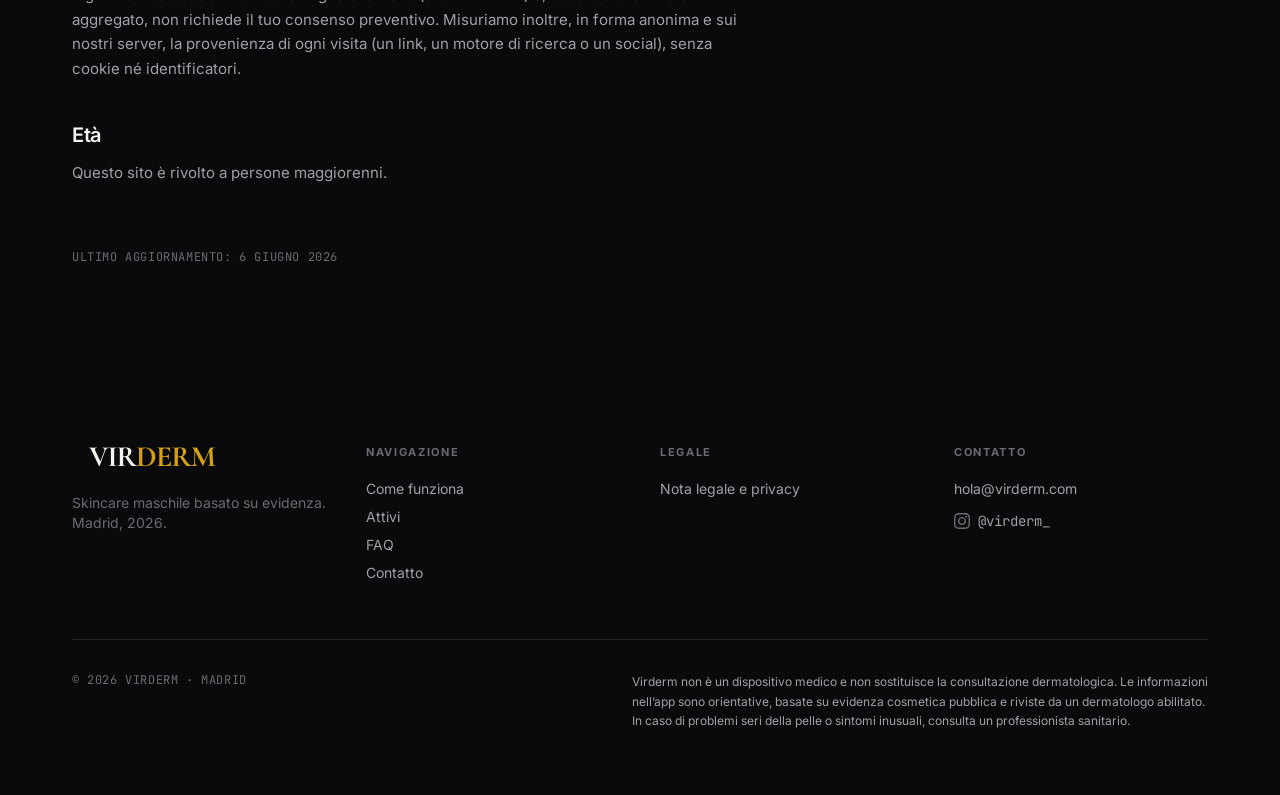
<file: it/nota-legale-e-privacy/index.html>
<!DOCTYPE html><html lang="it" class="dark"> <head><meta charset="UTF-8"><meta name="viewport" content="width=device-width, initial-scale=1"><meta name="theme-color" content="#0a0a0c"><meta name="color-scheme" content="dark"><meta name="robots" content="index, follow"><title>Nota legale e privacy · Virderm</title><meta name="description" content="Informazioni sul trattamento dei dati personali su virderm.com: titolare, finalità, base giuridica, diritti e cookie."><link rel="canonical" href="https://virderm.com/it/nota-legale-e-privacy"><link rel="alternate" hreflang="es-ES" href="https://virderm.com/nota-legal-y-privacidad"><link rel="alternate" hreflang="en" href="https://virderm.com/en/legal-notice-and-privacy"><link rel="alternate" hreflang="fr-FR" href="https://virderm.com/fr/mentions-legales-et-confidentialite"><link rel="alternate" hreflang="it-IT" href="https://virderm.com/it/nota-legale-e-privacy"><link rel="alternate" hreflang="x-default" href="https://virderm.com/nota-legal-y-privacidad"><meta property="og:site_name" content="Virderm"><meta property="og:title" content="Nota legale e privacy · Virderm"><meta property="og:description" content="Informazioni sul trattamento dei dati personali su virderm.com: titolare, finalità, base giuridica, diritti e cookie."><meta property="og:type" content="website"><meta property="og:url" content="https://virderm.com/it/nota-legale-e-privacy"><meta property="og:locale" content="it_IT"><meta property="og:locale:alternate" content="es_ES"><meta property="og:locale:alternate" content="en_US"><meta property="og:locale:alternate" content="fr_FR"><meta property="og:image" content="https://virderm.com/og-image.png"><meta property="og:image:width" content="1200"><meta property="og:image:height" content="630"><meta property="og:image:alt" content="Virderm — skincare masculino multimarca con agente IA"><meta name="twitter:card" content="summary_large_image"><meta name="twitter:title" content="Nota legale e privacy · Virderm"><meta name="twitter:description" content="Informazioni sul trattamento dei dati personali su virderm.com: titolare, finalità, base giuridica, diritti e cookie."><meta name="twitter:image" content="https://virderm.com/og-image.png"><link rel="icon" type="image/png" href="/favicon.png"><link rel="apple-touch-icon" href="/favicon.png"><script type="application/ld+json">{"@context":"https://schema.org","@graph":[{"@type":"Organization","@id":"https://virderm.com/#organization","name":"Virderm","url":"https://virderm.com","logo":"https://virderm.com/virderm-wordmark-negative.svg","sameAs":["https://www.instagram.com/virderm_/"]},{"@type":"WebSite","@id":"https://virderm.com/#website","url":"https://virderm.com","name":"Virderm","description":"Carichi una foto, ricevi una routine fatta per la tua pelle e compri i prodotti dove vuoi. Noi non produciamo nulla: ti diciamo cosa funziona.","publisher":{"@id":"https://virderm.com/#organization"},"inLanguage":["es-ES","en","fr-FR","it-IT"]}]}</script><script defer src="https://static.cloudflareinsights.com/beacon.min.js" data-cf-beacon="{&#34;token&#34;:&#34;697811aa11b74a20bcf086429ea1d1f1&#34;}"></script><noscript><style>
        [data-reveal] {
          opacity: 1 !important;
          transform: none !important;
        }
      </style></noscript><link rel="stylesheet" href="/_astro/index.r3L4p7IW.css">
<style>details[data-astro-cid-ltpqzwiw]>summary[data-astro-cid-ltpqzwiw]::-webkit-details-marker{display:none}details[data-astro-cid-ltpqzwiw]>summary[data-astro-cid-ltpqzwiw]::marker{display:none}
</style></head> <body>  <header class="fixed inset-x-0 top-0 z-40 backdrop-blur-md bg-bg-primary/70 border-b border-border-subtle"> <div class="container-page flex h-14 items-center justify-between"> <a href="/it/#top" class="flex items-center" aria-label="Virderm — home"> <svg xmlns="http://www.w3.org/2000/svg" viewBox="0 0 500 100" role="img" aria-label="Virderm" class="h-7 w-auto md:h-8" preserveAspectRatio="xMidYMid meet"> <text x="250" y="78" font-family="'Cormorant Garamond', 'GT Sectra', 'Bodoni 72', Didot, 'Bodoni MT', 'Times New Roman', serif" font-size="92" font-weight="700" letter-spacing="-3" text-anchor="middle" style="text-rendering: geometricPrecision;"> <tspan fill="#f5f5f0">VIR</tspan><tspan fill="#d4a017">DERM</tspan> </text> </svg> </a> <nav class="hidden md:flex items-center gap-7 text-sm text-text-secondary"> <a href="#como-funciona" class="hover:text-text-primary transition-colors"> Come funziona </a><a href="#activos" class="hover:text-text-primary transition-colors"> Attivi </a><a href="#comparativa" class="hover:text-text-primary transition-colors"> Confronto </a><a href="#faq" class="hover:text-text-primary transition-colors"> FAQ </a> </nav> <div class="flex items-center gap-2 md:gap-3"> <details class="relative" data-astro-cid-ltpqzwiw> <summary class="flex min-h-[40px] cursor-pointer items-center gap-1 list-none rounded-md px-3 py-2 text-sm text-text-secondary transition-colors hover:text-text-primary" aria-label="Idioma" data-astro-cid-ltpqzwiw> <span class="font-mono" data-astro-cid-ltpqzwiw>IT</span> <span aria-hidden="true" class="text-xs" data-astro-cid-ltpqzwiw>▾</span> </summary> <div class="absolute right-0 z-50 mt-2 min-w-[150px] overflow-hidden rounded-md border border-border-subtle bg-bg-secondary py-1 shadow-lg" data-astro-cid-ltpqzwiw> <a href="/nota-legal-y-privacidad" hreflang="es" class="block px-3 py-1.5 text-sm transition-colors hover:bg-bg-tertiary text-text-secondary hover:text-text-primary" data-astro-cid-ltpqzwiw> Español </a><a href="/en/legal-notice-and-privacy" hreflang="en" class="block px-3 py-1.5 text-sm transition-colors hover:bg-bg-tertiary text-text-secondary hover:text-text-primary" data-astro-cid-ltpqzwiw> English </a><a href="/fr/mentions-legales-et-confidentialite" hreflang="fr" class="block px-3 py-1.5 text-sm transition-colors hover:bg-bg-tertiary text-text-secondary hover:text-text-primary" data-astro-cid-ltpqzwiw> Français </a><a href="/it/nota-legale-e-privacy" hreflang="it" class="block px-3 py-1.5 text-sm transition-colors hover:bg-bg-tertiary text-accent font-medium" data-astro-cid-ltpqzwiw> Italiano </a> </div> </details>  <a href="mailto:hola@virderm.com?subject=Voglio%20saperne%20di%20pi%C3%B9%20sulla%20beta%20di%20Virderm&#38;body=Ciao%2C%0A%0AMi%20interessa%20provare%20Virderm%20quando%20lanciate.%20Mi%20potete%20avvisare%3F%0A%0A(Opzionale%3A%20dimmi%20brevemente%20perch%C3%A9%20ti%20interessa%20o%20cosa%20cerchi%20di%20risolvere)%0A%0AGrazie!" class="inline-flex items-center gap-1.5 whitespace-nowrap rounded-md bg-accent px-3 py-1.5 text-sm font-medium text-text-inverse transition-all duration-150 hover:bg-accent-hover hover:scale-[1.02] md:px-3.5"> <span class="md:hidden">Avvisami</span> <span class="hidden md:inline">Avvisami al lancio</span> <span aria-hidden="true">→</span> </a> </div> </div> </header> <main class="min-h-screen bg-bg-primary text-text-primary pt-24 pb-20 md:pt-32 md:pb-28"> <div class="container-page"> <div class="max-w-2xl"> <a href="/it/" class="inline-flex items-center gap-1.5 text-sm text-text-tertiary hover:text-text-primary transition-colors"> <span aria-hidden="true">←</span> Torna alla home </a> <p class="eyebrow mt-10">Legale</p> <h1 class="mt-4 text-3xl font-bold tracking-tight md:text-4xl lg:text-[2.5rem] lg:leading-[1.05]"> Nota legale e privacy </h1> <p class="mt-5 text-base text-text-secondary md:text-lg">Come trattiamo i tuoi dati su virderm.com. Senza tecnicismi inutili.</p> <div class="mt-14 space-y-10"> <section> <h2 class="text-xl font-semibold tracking-tight text-text-primary">Titolare</h2> <p class="mt-3 text-text-secondary leading-relaxed">Il titolare del trattamento dei tuoi dati è Virderm. Puoi contattarci in qualsiasi momento all’indirizzo <a href="mailto:hola@virderm.com" class="underline hover:text-text-primary">hola@virderm.com</a>.</p> </section><section> <h2 class="text-xl font-semibold tracking-tight text-text-primary">Quali dati trattiamo</h2> <p class="mt-3 text-text-secondary leading-relaxed">Questo sito è informativo e non raccoglie dati tramite moduli automatici. Solo se ci scrivi volontariamente a <a href="mailto:hola@virderm.com" class="underline hover:text-text-primary">hola@virderm.com</a> trattiamo i dati che decidi di includere nel tuo messaggio (almeno il tuo indirizzo email). Non raccogliamo fotografie né dati biometrici.</p> </section><section> <h2 class="text-xl font-semibold tracking-tight text-text-primary">Finalità</h2> <p class="mt-3 text-text-secondary leading-relaxed">Per rispondere al tuo messaggio e, se ce lo chiedi, avvisarti quando Virderm sarà disponibile nel tuo paese. Non inviamo pubblicità di terzi e non vendiamo i tuoi dati.</p> </section><section> <h2 class="text-xl font-semibold tracking-tight text-text-primary">Base giuridica</h2> <p class="mt-3 text-text-secondary leading-relaxed">Il tuo consenso, che presti iniziando il contatto con noi e chiedendoci informazioni. Puoi revocarlo quando vuoi.</p> </section><section> <h2 class="text-xl font-semibold tracking-tight text-text-primary">Conservazione</h2> <p class="mt-3 text-text-secondary leading-relaxed">Conserviamo la tua email finché non ci chiedi di cancellarla o il progetto non ha più questa finalità.</p> </section><section> <h2 class="text-xl font-semibold tracking-tight text-text-primary">Responsabili del trattamento</h2> <p class="mt-3 text-text-secondary leading-relaxed">Il nostro fornitore di posta elettronica (ARSYS, Spagna) gestisce la casella <a href="mailto:hola@virderm.com" class="underline hover:text-text-primary">hola@virderm.com</a>. Il nostro fornitore di hosting web (Cloudflare) tratta dati tecnici di accesso (IP, browser) necessari per erogare il sito. Entrambi sono soggetti alle loro garanzie GDPR e a contratti di nomina a responsabile. Cloudflare ci fornisce inoltre la misurazione del traffico aggregata descritta più sotto.</p> </section><section> <h2 class="text-xl font-semibold tracking-tight text-text-primary">I tuoi diritti</h2> <p class="mt-3 text-text-secondary leading-relaxed">Puoi accedere, rettificare, cancellare, opporti, limitare o portare i tuoi dati, e revocare il consenso, scrivendo a <a href="mailto:hola@virderm.com" class="underline hover:text-text-primary">hola@virderm.com</a>. Puoi inoltre presentare reclamo all’autorità di controllo del tuo paese (in Italia, il Garante per la protezione dei dati personali — <a href="https://www.garanteprivacy.it" target="_blank" rel="noopener" class="underline hover:text-text-primary">www.garanteprivacy.it</a>).</p> </section><section> <h2 class="text-xl font-semibold tracking-tight text-text-primary">Cookie</h2> <p class="mt-3 text-text-secondary leading-relaxed">Questo sito utilizza unicamente cookie tecnici necessari al suo funzionamento. Non utilizziamo cookie di analitica o di pubblicità. Per capire in forma aggregata come viene usato il sito (pagine viste, paese approssimativo, browser e metriche di performance), usiamo Cloudflare Web Analytics: uno strumento senza cookie che non memorizza nulla sul tuo dispositivo, non traccia le singole persone e non crea profili. La base giuridica è il nostro legittimo interesse a misurare e migliorare il sito (art. 6.1.f GDPR) e, essendo anonimo e aggregato, non richiede il tuo consenso preventivo. Misuriamo inoltre, in forma anonima e sui nostri server, la provenienza di ogni visita (un link, un motore di ricerca o un social), senza cookie né identificatori.</p> </section><section> <h2 class="text-xl font-semibold tracking-tight text-text-primary">Età</h2> <p class="mt-3 text-text-secondary leading-relaxed">Questo sito è rivolto a persone maggiorenni.</p> </section> </div> <p class="mt-16 font-mono text-xs uppercase tracking-wider text-text-tertiary"> Ultimo aggiornamento: 6 giugno 2026 </p> </div> </div> </main> <footer class="bg-bg-primary py-16"> <div class="container-page"> <div class="grid gap-10 md:grid-cols-4"> <div> <svg xmlns="http://www.w3.org/2000/svg" viewBox="0 0 500 100" role="img" aria-label="Virderm" class="h-8 w-auto" preserveAspectRatio="xMidYMid meet"> <text x="250" y="78" font-family="'Cormorant Garamond', 'GT Sectra', 'Bodoni 72', Didot, 'Bodoni MT', 'Times New Roman', serif" font-size="92" font-weight="700" letter-spacing="-3" text-anchor="middle" style="text-rendering: geometricPrecision;"> <tspan fill="#f5f5f0">VIR</tspan><tspan fill="#d4a017">DERM</tspan> </text> </svg> <p class="mt-5 max-w-xs text-sm text-text-tertiary">Skincare maschile basato su evidenza. Madrid, 2026.</p> </div> <div> <p class="eyebrow text-text-tertiary">Navigazione</p> <ul class="mt-4 space-y-2 text-sm"> <li> <a href="#como-funciona" class="text-text-secondary transition-colors hover:text-text-primary"> Come funziona </a> </li><li> <a href="#activos" class="text-text-secondary transition-colors hover:text-text-primary"> Attivi </a> </li><li> <a href="#faq" class="text-text-secondary transition-colors hover:text-text-primary"> FAQ </a> </li><li> <a href="#contacto" class="text-text-secondary transition-colors hover:text-text-primary"> Contatto </a> </li> </ul> </div> <div> <p class="eyebrow text-text-tertiary">Legale</p> <ul class="mt-4 space-y-2 text-sm"> <li> <a href="/it/nota-legale-e-privacy" class="text-text-secondary transition-colors hover:text-text-primary"> Nota legale e privacy </a> </li> </ul> </div> <div> <p class="eyebrow text-text-tertiary">Contatto</p> <ul class="mt-4 space-y-3 text-sm"> <li> <a href="mailto:hola@virderm.com" class="inline-block text-text-secondary transition-colors hover:text-text-primary"> hola@virderm.com </a> </li> <li> <a href="https://www.instagram.com/virderm_/" target="_blank" rel="noopener noreferrer" aria-label="Seguici su Instagram @virderm_" class="group inline-flex items-center gap-2 text-text-secondary transition-colors hover:text-text-primary"> <svg class="h-4 w-4 shrink-0 text-text-tertiary transition-colors group-hover:text-accent" viewBox="0 0 24 24" fill="currentColor" aria-hidden="true"> <path d="M12 2.163c3.204 0 3.584.012 4.849.07 3.252.148 4.771 1.691 4.919 4.919.058 1.265.069 1.645.069 4.849 0 3.205-.012 3.584-.069 4.849-.149 3.225-1.664 4.771-4.919 4.919-1.266.058-1.644.07-4.849.07-3.204 0-3.584-.012-4.849-.07-3.26-.149-4.771-1.699-4.919-4.92-.058-1.265-.07-1.644-.07-4.849 0-3.204.013-3.583.07-4.849.149-3.227 1.664-4.771 4.919-4.919 1.266-.057 1.645-.069 4.849-.069zm0-2.163c-3.259 0-3.667.014-4.947.072-4.358.2-6.78 2.618-6.98 6.98-.059 1.281-.073 1.689-.073 4.948 0 3.259.014 3.668.072 4.948.2 4.358 2.618 6.78 6.98 6.98 1.281.058 1.689.072 4.948.072 3.259 0 3.668-.014 4.948-.072 4.354-.2 6.782-2.618 6.979-6.98.059-1.28.073-1.689.073-4.948 0-3.259-.014-3.667-.072-4.947-.196-4.354-2.617-6.78-6.979-6.98-1.281-.059-1.69-.073-4.949-.073zm0 5.838c-3.403 0-6.162 2.759-6.162 6.162s2.759 6.163 6.162 6.163 6.162-2.759 6.162-6.163c0-3.403-2.759-6.162-6.162-6.162zm0 10.162c-2.209 0-4-1.79-4-4 0-2.209 1.791-4 4-4s4 1.791 4 4c0 2.21-1.791 4-4 4zm6.406-11.845c-.796 0-1.441.645-1.441 1.44s.645 1.44 1.441 1.44c.795 0 1.439-.645 1.439-1.44s-.644-1.44-1.439-1.44z"></path> </svg> <span class="font-mono">@virderm_</span> </a> </li> </ul> </div> </div> <div class="mt-14 flex flex-col gap-4 border-t border-border-subtle pt-8 md:flex-row md:items-start md:justify-between"> <p class="font-mono text-xs uppercase tracking-wider text-text-tertiary">© 2026 Virderm · Madrid</p> <p class="max-w-xl text-xs leading-relaxed text-text-secondary">Virderm non è un dispositivo medico e non sostituisce la consultazione dermatologica. Le informazioni nell’app sono orientative, basate su evidenza cosmetica pubblica e riviste da un dermatologo abilitato. In caso di problemi seri della pelle o sintomi inusuali, consulta un professionista sanitario.</p> </div> </div> </footer>  <div data-cookie-notice hidden class="fixed inset-x-0 bottom-0 z-50 px-4 pb-4 sm:inset-x-auto sm:right-4 sm:max-w-sm"> <div role="region" aria-label="Avviso sui cookie" class="rounded-lg border border-border-subtle bg-bg-primary/95 p-4 shadow-xl backdrop-blur-sm"> <p class="text-xs leading-relaxed text-text-secondary"> Usiamo solo cookie tecnici e analitica senza cookie per migliorare il sito. Non ti tracciamo.  <a href="/it/nota-legale-e-privacy" class="underline transition-colors hover:text-text-primary">Maggiori informazioni</a> </p> <div class="mt-3 flex justify-end"> <button type="button" data-cookie-accept class="rounded-md bg-accent px-4 py-1.5 text-xs font-semibold text-text-inverse transition-colors hover:bg-accent-hover focus-visible:outline-none focus-visible:ring-2 focus-visible:ring-accent focus-visible:ring-offset-2 focus-visible:ring-offset-bg-primary"> Ho capito </button> </div> </div> </div> <script type="module">const c="virderm_cookie_notice_v1",e=document.querySelector("[data-cookie-notice]");if(e){let t=!1;try{t=localStorage.getItem(c)==="1"}catch{}t||(e.hidden=!1,e.querySelector("[data-cookie-accept]")?.addEventListener("click",()=>{e.hidden=!0;try{localStorage.setItem(c,"1")}catch{}}))}</script> <script type="module">const c="https://cobrpnpxuagfqwiggkwl.supabase.co",a="virderm_src_tracked";{let e=!1;try{e=sessionStorage.getItem(a)==="1"}catch{}if(!e){try{sessionStorage.setItem(a,"1")}catch{}const t=new URLSearchParams(location.search),r={path:location.pathname,referrer:document.referrer||null,utm_source:t.get("utm_source"),utm_medium:t.get("utm_medium"),utm_campaign:t.get("utm_campaign"),utm_content:t.get("utm_content"),utm_term:t.get("utm_term"),lang:navigator.language};fetch(`${c}/functions/v1/web-track`,{method:"POST",headers:{"Content-Type":"application/json"},body:JSON.stringify(r),keepalive:!0,mode:"cors"}).catch(()=>{})}}</script> <script type="module">const e=document.querySelectorAll("[data-reveal]"),n=typeof matchMedia=="function"&&matchMedia("(prefers-reduced-motion: reduce)").matches;if(e.length&&!n&&"IntersectionObserver"in window){const t=new IntersectionObserver(r=>{r.forEach(o=>{const a=o.target;if(o.isIntersecting){const s=Number(a.dataset.revealIndex??0);window.setTimeout(()=>{a.dataset.revealed="true"},s*120)}else a.dataset.revealed="false"})},{threshold:.15,rootMargin:"0px 0px -5% 0px"});e.forEach(r=>t.observe(r))}else e.length&&e.forEach(t=>t.dataset.revealed="true");</script> </body> </html>
</file>
<file: _astro/index.r3L4p7IW.css>
@font-face{font-family:Inter;font-style:normal;font-display:swap;font-weight:400;src:url(/_astro/inter-cyrillic-ext-400-normal.BQZuk6qB.woff2) format("woff2"),url(/_astro/inter-cyrillic-ext-400-normal.DQukG94-.woff) format("woff");unicode-range:U+0460-052F,U+1C80-1C8A,U+20B4,U+2DE0-2DFF,U+A640-A69F,U+FE2E-FE2F}@font-face{font-family:Inter;font-style:normal;font-display:swap;font-weight:400;src:url(/_astro/inter-cyrillic-400-normal.obahsSVq.woff2) format("woff2"),url(/_astro/inter-cyrillic-400-normal.HOLc17fK.woff) format("woff");unicode-range:U+0301,U+0400-045F,U+0490-0491,U+04B0-04B1,U+2116}@font-face{font-family:Inter;font-style:normal;font-display:swap;font-weight:400;src:url(/_astro/inter-greek-ext-400-normal.DGGRlc-M.woff2) format("woff2"),url(/_astro/inter-greek-ext-400-normal.KugGGMne.woff) format("woff");unicode-range:U+1F00-1FFF}@font-face{font-family:Inter;font-style:normal;font-display:swap;font-weight:400;src:url(/_astro/inter-greek-400-normal.B4URO6DV.woff2) format("woff2"),url(/_astro/inter-greek-400-normal.q2sYcFCs.woff) format("woff");unicode-range:U+0370-0377,U+037A-037F,U+0384-038A,U+038C,U+038E-03A1,U+03A3-03FF}@font-face{font-family:Inter;font-style:normal;font-display:swap;font-weight:400;src:url(/_astro/inter-vietnamese-400-normal.DMkecbls.woff2) format("woff2"),url(/_astro/inter-vietnamese-400-normal.Bbgyi5SW.woff) format("woff");unicode-range:U+0102-0103,U+0110-0111,U+0128-0129,U+0168-0169,U+01A0-01A1,U+01AF-01B0,U+0300-0301,U+0303-0304,U+0308-0309,U+0323,U+0329,U+1EA0-1EF9,U+20AB}@font-face{font-family:Inter;font-style:normal;font-display:swap;font-weight:400;src:url(/_astro/inter-latin-ext-400-normal.C1nco2VV.woff2) format("woff2"),url(/_astro/inter-latin-ext-400-normal.77YHD8bZ.woff) format("woff");unicode-range:U+0100-02BA,U+02BD-02C5,U+02C7-02CC,U+02CE-02D7,U+02DD-02FF,U+0304,U+0308,U+0329,U+1D00-1DBF,U+1E00-1E9F,U+1EF2-1EFF,U+2020,U+20A0-20AB,U+20AD-20C0,U+2113,U+2C60-2C7F,U+A720-A7FF}@font-face{font-family:Inter;font-style:normal;font-display:swap;font-weight:400;src:url(/_astro/inter-latin-400-normal.C38fXH4l.woff2) format("woff2"),url(/_astro/inter-latin-400-normal.CyCys3Eg.woff) format("woff");unicode-range:U+0000-00FF,U+0131,U+0152-0153,U+02BB-02BC,U+02C6,U+02DA,U+02DC,U+0304,U+0308,U+0329,U+2000-206F,U+20AC,U+2122,U+2191,U+2193,U+2212,U+2215,U+FEFF,U+FFFD}@font-face{font-family:Inter;font-style:normal;font-display:swap;font-weight:500;src:url(/_astro/inter-cyrillic-ext-500-normal.B0yAr1jD.woff2) format("woff2"),url(/_astro/inter-cyrillic-ext-500-normal.BmqWE9Dz.woff) format("woff");unicode-range:U+0460-052F,U+1C80-1C8A,U+20B4,U+2DE0-2DFF,U+A640-A69F,U+FE2E-FE2F}@font-face{font-family:Inter;font-style:normal;font-display:swap;font-weight:500;src:url(/_astro/inter-cyrillic-500-normal.BasfLYem.woff2) format("woff2"),url(/_astro/inter-cyrillic-500-normal.CxZf_p3X.woff) format("woff");unicode-range:U+0301,U+0400-045F,U+0490-0491,U+04B0-04B1,U+2116}@font-face{font-family:Inter;font-style:normal;font-display:swap;font-weight:500;src:url(/_astro/inter-greek-ext-500-normal.C4iEst2y.woff2) format("woff2"),url(/_astro/inter-greek-ext-500-normal.2j5mBUwD.woff) format("woff");unicode-range:U+1F00-1FFF}@font-face{font-family:Inter;font-style:normal;font-display:swap;font-weight:500;src:url(/_astro/inter-greek-500-normal.BIZE56-Y.woff2) format("woff2"),url(/_astro/inter-greek-500-normal.Xzm54t5V.woff) format("woff");unicode-range:U+0370-0377,U+037A-037F,U+0384-038A,U+038C,U+038E-03A1,U+03A3-03FF}@font-face{font-family:Inter;font-style:normal;font-display:swap;font-weight:500;src:url(/_astro/inter-vietnamese-500-normal.DOriooB6.woff2) format("woff2"),url(/_astro/inter-vietnamese-500-normal.mJboJaSs.woff) format("woff");unicode-range:U+0102-0103,U+0110-0111,U+0128-0129,U+0168-0169,U+01A0-01A1,U+01AF-01B0,U+0300-0301,U+0303-0304,U+0308-0309,U+0323,U+0329,U+1EA0-1EF9,U+20AB}@font-face{font-family:Inter;font-style:normal;font-display:swap;font-weight:500;src:url(/_astro/inter-latin-ext-500-normal.CV4jyFjo.woff2) format("woff2"),url(/_astro/inter-latin-ext-500-normal.BxGbmqWO.woff) format("woff");unicode-range:U+0100-02BA,U+02BD-02C5,U+02C7-02CC,U+02CE-02D7,U+02DD-02FF,U+0304,U+0308,U+0329,U+1D00-1DBF,U+1E00-1E9F,U+1EF2-1EFF,U+2020,U+20A0-20AB,U+20AD-20C0,U+2113,U+2C60-2C7F,U+A720-A7FF}@font-face{font-family:Inter;font-style:normal;font-display:swap;font-weight:500;src:url(/_astro/inter-latin-500-normal.Cerq10X2.woff2) format("woff2"),url(/_astro/inter-latin-500-normal.BL9OpVg8.woff) format("woff");unicode-range:U+0000-00FF,U+0131,U+0152-0153,U+02BB-02BC,U+02C6,U+02DA,U+02DC,U+0304,U+0308,U+0329,U+2000-206F,U+20AC,U+2122,U+2191,U+2193,U+2212,U+2215,U+FEFF,U+FFFD}@font-face{font-family:Inter;font-style:normal;font-display:swap;font-weight:600;src:url(/_astro/inter-cyrillic-ext-600-normal.Dfes3d0z.woff2) format("woff2"),url(/_astro/inter-cyrillic-ext-600-normal.Bcila6Z-.woff) format("woff");unicode-range:U+0460-052F,U+1C80-1C8A,U+20B4,U+2DE0-2DFF,U+A640-A69F,U+FE2E-FE2F}@font-face{font-family:Inter;font-style:normal;font-display:swap;font-weight:600;src:url(/_astro/inter-cyrillic-600-normal.CWCymEST.woff2) format("woff2"),url(/_astro/inter-cyrillic-600-normal.4D_pXhcN.woff) format("woff");unicode-range:U+0301,U+0400-045F,U+0490-0491,U+04B0-04B1,U+2116}@font-face{font-family:Inter;font-style:normal;font-display:swap;font-weight:600;src:url(/_astro/inter-greek-ext-600-normal.DRtmH8MT.woff2) format("woff2"),url(/_astro/inter-greek-ext-600-normal.B8X0CLgF.woff) format("woff");unicode-range:U+1F00-1FFF}@font-face{font-family:Inter;font-style:normal;font-display:swap;font-weight:600;src:url(/_astro/inter-greek-600-normal.plRanbMR.woff2) format("woff2"),url(/_astro/inter-greek-600-normal.BZpKdvQh.woff) format("woff");unicode-range:U+0370-0377,U+037A-037F,U+0384-038A,U+038C,U+038E-03A1,U+03A3-03FF}@font-face{font-family:Inter;font-style:normal;font-display:swap;font-weight:600;src:url(/_astro/inter-vietnamese-600-normal.Cc8MFFhd.woff2) format("woff2"),url(/_astro/inter-vietnamese-600-normal.BuLX-rYi.woff) format("woff");unicode-range:U+0102-0103,U+0110-0111,U+0128-0129,U+0168-0169,U+01A0-01A1,U+01AF-01B0,U+0300-0301,U+0303-0304,U+0308-0309,U+0323,U+0329,U+1EA0-1EF9,U+20AB}@font-face{font-family:Inter;font-style:normal;font-display:swap;font-weight:600;src:url(/_astro/inter-latin-ext-600-normal.D2bJ5OIk.woff2) format("woff2"),url(/_astro/inter-latin-ext-600-normal.CIVaiw4L.woff) format("woff");unicode-range:U+0100-02BA,U+02BD-02C5,U+02C7-02CC,U+02CE-02D7,U+02DD-02FF,U+0304,U+0308,U+0329,U+1D00-1DBF,U+1E00-1E9F,U+1EF2-1EFF,U+2020,U+20A0-20AB,U+20AD-20C0,U+2113,U+2C60-2C7F,U+A720-A7FF}@font-face{font-family:Inter;font-style:normal;font-display:swap;font-weight:600;src:url(/_astro/inter-latin-600-normal.LgqL8muc.woff2) format("woff2"),url(/_astro/inter-latin-600-normal.CiBQ2DWP.woff) format("woff");unicode-range:U+0000-00FF,U+0131,U+0152-0153,U+02BB-02BC,U+02C6,U+02DA,U+02DC,U+0304,U+0308,U+0329,U+2000-206F,U+20AC,U+2122,U+2191,U+2193,U+2212,U+2215,U+FEFF,U+FFFD}@font-face{font-family:Inter;font-style:normal;font-display:swap;font-weight:700;src:url(/_astro/inter-cyrillic-ext-700-normal.BjwYoWNd.woff2) format("woff2"),url(/_astro/inter-cyrillic-ext-700-normal.LO58E6JB.woff) format("woff");unicode-range:U+0460-052F,U+1C80-1C8A,U+20B4,U+2DE0-2DFF,U+A640-A69F,U+FE2E-FE2F}@font-face{font-family:Inter;font-style:normal;font-display:swap;font-weight:700;src:url(/_astro/inter-cyrillic-700-normal.CjBOestx.woff2) format("woff2"),url(/_astro/inter-cyrillic-700-normal.DrXBdSj3.woff) format("woff");unicode-range:U+0301,U+0400-045F,U+0490-0491,U+04B0-04B1,U+2116}@font-face{font-family:Inter;font-style:normal;font-display:swap;font-weight:700;src:url(/_astro/inter-greek-ext-700-normal.qfdV9bQt.woff2) format("woff2"),url(/_astro/inter-greek-ext-700-normal.BoQ6DsYi.woff) format("woff");unicode-range:U+1F00-1FFF}@font-face{font-family:Inter;font-style:normal;font-display:swap;font-weight:700;src:url(/_astro/inter-greek-700-normal.C3JjAnD8.woff2) format("woff2"),url(/_astro/inter-greek-700-normal.BUv2fZ6O.woff) format("woff");unicode-range:U+0370-0377,U+037A-037F,U+0384-038A,U+038C,U+038E-03A1,U+03A3-03FF}@font-face{font-family:Inter;font-style:normal;font-display:swap;font-weight:700;src:url(/_astro/inter-vietnamese-700-normal.DlLaEgI2.woff2) format("woff2"),url(/_astro/inter-vietnamese-700-normal.BZaoP0fm.woff) format("woff");unicode-range:U+0102-0103,U+0110-0111,U+0128-0129,U+0168-0169,U+01A0-01A1,U+01AF-01B0,U+0300-0301,U+0303-0304,U+0308-0309,U+0323,U+0329,U+1EA0-1EF9,U+20AB}@font-face{font-family:Inter;font-style:normal;font-display:swap;font-weight:700;src:url(/_astro/inter-latin-ext-700-normal.Ca8adRJv.woff2) format("woff2"),url(/_astro/inter-latin-ext-700-normal.TidjK2hL.woff) format("woff");unicode-range:U+0100-02BA,U+02BD-02C5,U+02C7-02CC,U+02CE-02D7,U+02DD-02FF,U+0304,U+0308,U+0329,U+1D00-1DBF,U+1E00-1E9F,U+1EF2-1EFF,U+2020,U+20A0-20AB,U+20AD-20C0,U+2113,U+2C60-2C7F,U+A720-A7FF}@font-face{font-family:Inter;font-style:normal;font-display:swap;font-weight:700;src:url(/_astro/inter-latin-700-normal.Yt3aPRUw.woff2) format("woff2"),url(/_astro/inter-latin-700-normal.BLAVimhd.woff) format("woff");unicode-range:U+0000-00FF,U+0131,U+0152-0153,U+02BB-02BC,U+02C6,U+02DA,U+02DC,U+0304,U+0308,U+0329,U+2000-206F,U+20AC,U+2122,U+2191,U+2193,U+2212,U+2215,U+FEFF,U+FFFD}@font-face{font-family:Inter;font-style:normal;font-display:swap;font-weight:800;src:url(/_astro/inter-cyrillic-ext-800-normal.BZOjs1Xv.woff2) format("woff2"),url(/_astro/inter-cyrillic-ext-800-normal.Ca-gJeZY.woff) format("woff");unicode-range:U+0460-052F,U+1C80-1C8A,U+20B4,U+2DE0-2DFF,U+A640-A69F,U+FE2E-FE2F}@font-face{font-family:Inter;font-style:normal;font-display:swap;font-weight:800;src:url(/_astro/inter-cyrillic-800-normal.C7MGvYyJ.woff2) format("woff2"),url(/_astro/inter-cyrillic-800-normal.CCHyn08d.woff) format("woff");unicode-range:U+0301,U+0400-045F,U+0490-0491,U+04B0-04B1,U+2116}@font-face{font-family:Inter;font-style:normal;font-display:swap;font-weight:800;src:url(/_astro/inter-greek-ext-800-normal.B--PVpEC.woff2) format("woff2"),url(/_astro/inter-greek-ext-800-normal.DUe57HfS.woff) format("woff");unicode-range:U+1F00-1FFF}@font-face{font-family:Inter;font-style:normal;font-display:swap;font-weight:800;src:url(/_astro/inter-greek-800-normal.CLIouy3y.woff2) format("woff2"),url(/_astro/inter-greek-800-normal.BU00tryP.woff) format("woff");unicode-range:U+0370-0377,U+037A-037F,U+0384-038A,U+038C,U+038E-03A1,U+03A3-03FF}@font-face{font-family:Inter;font-style:normal;font-display:swap;font-weight:800;src:url(/_astro/inter-vietnamese-800-normal.Cm7tD1pz.woff2) format("woff2"),url(/_astro/inter-vietnamese-800-normal.DDlpr_Ee.woff) format("woff");unicode-range:U+0102-0103,U+0110-0111,U+0128-0129,U+0168-0169,U+01A0-01A1,U+01AF-01B0,U+0300-0301,U+0303-0304,U+0308-0309,U+0323,U+0329,U+1EA0-1EF9,U+20AB}@font-face{font-family:Inter;font-style:normal;font-display:swap;font-weight:800;src:url(/_astro/inter-latin-ext-800-normal.DZJjya6U.woff2) format("woff2"),url(/_astro/inter-latin-ext-800-normal.BOMpwxm3.woff) format("woff");unicode-range:U+0100-02BA,U+02BD-02C5,U+02C7-02CC,U+02CE-02D7,U+02DD-02FF,U+0304,U+0308,U+0329,U+1D00-1DBF,U+1E00-1E9F,U+1EF2-1EFF,U+2020,U+20A0-20AB,U+20AD-20C0,U+2113,U+2C60-2C7F,U+A720-A7FF}@font-face{font-family:Inter;font-style:normal;font-display:swap;font-weight:800;src:url(/_astro/inter-latin-800-normal.BYj_oED-.woff2) format("woff2"),url(/_astro/inter-latin-800-normal.D1mf63XC.woff) format("woff");unicode-range:U+0000-00FF,U+0131,U+0152-0153,U+02BB-02BC,U+02C6,U+02DA,U+02DC,U+0304,U+0308,U+0329,U+2000-206F,U+20AC,U+2122,U+2191,U+2193,U+2212,U+2215,U+FEFF,U+FFFD}@font-face{font-family:Inter;font-style:italic;font-display:swap;font-weight:400;src:url(/_astro/inter-cyrillic-ext-400-italic.CsfrDhJx.woff2) format("woff2"),url(/_astro/inter-cyrillic-ext-400-italic.xTUDxVF8.woff) format("woff");unicode-range:U+0460-052F,U+1C80-1C8A,U+20B4,U+2DE0-2DFF,U+A640-A69F,U+FE2E-FE2F}@font-face{font-family:Inter;font-style:italic;font-display:swap;font-weight:400;src:url(/_astro/inter-cyrillic-400-italic.CIUtULAL.woff2) format("woff2"),url(/_astro/inter-cyrillic-400-italic.DsJ3McxZ.woff) format("woff");unicode-range:U+0301,U+0400-045F,U+0490-0491,U+04B0-04B1,U+2116}@font-face{font-family:Inter;font-style:italic;font-display:swap;font-weight:400;src:url(/_astro/inter-greek-ext-400-italic.DgljI1UR.woff2) format("woff2"),url(/_astro/inter-greek-ext-400-italic.ByZcx49q.woff) format("woff");unicode-range:U+1F00-1FFF}@font-face{font-family:Inter;font-style:italic;font-display:swap;font-weight:400;src:url(/_astro/inter-greek-400-italic.SVIaMW7s.woff2) format("woff2"),url(/_astro/inter-greek-400-italic.C1OpWafJ.woff) format("woff");unicode-range:U+0370-0377,U+037A-037F,U+0384-038A,U+038C,U+038E-03A1,U+03A3-03FF}@font-face{font-family:Inter;font-style:italic;font-display:swap;font-weight:400;src:url(/_astro/inter-vietnamese-400-italic.Ceaj4WUo.woff2) format("woff2"),url(/_astro/inter-vietnamese-400-italic.E-DnQMHp.woff) format("woff");unicode-range:U+0102-0103,U+0110-0111,U+0128-0129,U+0168-0169,U+01A0-01A1,U+01AF-01B0,U+0300-0301,U+0303-0304,U+0308-0309,U+0323,U+0329,U+1EA0-1EF9,U+20AB}@font-face{font-family:Inter;font-style:italic;font-display:swap;font-weight:400;src:url(/_astro/inter-latin-ext-400-italic.CGFCRmTM.woff2) format("woff2"),url(/_astro/inter-latin-ext-400-italic.DpQ6ZOoA.woff) format("woff");unicode-range:U+0100-02BA,U+02BD-02C5,U+02C7-02CC,U+02CE-02D7,U+02DD-02FF,U+0304,U+0308,U+0329,U+1D00-1DBF,U+1E00-1E9F,U+1EF2-1EFF,U+2020,U+20A0-20AB,U+20AD-20C0,U+2113,U+2C60-2C7F,U+A720-A7FF}@font-face{font-family:Inter;font-style:italic;font-display:swap;font-weight:400;src:url(/_astro/inter-latin-400-italic.D1l0FflY.woff2) format("woff2"),url(/_astro/inter-latin-400-italic.BmFrN47l.woff) format("woff");unicode-range:U+0000-00FF,U+0131,U+0152-0153,U+02BB-02BC,U+02C6,U+02DA,U+02DC,U+0304,U+0308,U+0329,U+2000-206F,U+20AC,U+2122,U+2191,U+2193,U+2212,U+2215,U+FEFF,U+FFFD}@font-face{font-family:Cormorant Garamond;font-style:normal;font-display:swap;font-weight:600;src:url(/_astro/cormorant-garamond-cyrillic-ext-600-normal.BMhMHfrj.woff2) format("woff2"),url(/_astro/cormorant-garamond-cyrillic-ext-600-normal.CsIYWmWK.woff) format("woff");unicode-range:U+0460-052F,U+1C80-1C8A,U+20B4,U+2DE0-2DFF,U+A640-A69F,U+FE2E-FE2F}@font-face{font-family:Cormorant Garamond;font-style:normal;font-display:swap;font-weight:600;src:url(/_astro/cormorant-garamond-cyrillic-600-normal.C2atO-64.woff2) format("woff2"),url(/_astro/cormorant-garamond-cyrillic-600-normal.FNmA3REe.woff) format("woff");unicode-range:U+0301,U+0400-045F,U+0490-0491,U+04B0-04B1,U+2116}@font-face{font-family:Cormorant Garamond;font-style:normal;font-display:swap;font-weight:600;src:url(/_astro/cormorant-garamond-vietnamese-600-normal.BoXdMtcr.woff2) format("woff2"),url(/_astro/cormorant-garamond-vietnamese-600-normal.C4HEjEaf.woff) format("woff");unicode-range:U+0102-0103,U+0110-0111,U+0128-0129,U+0168-0169,U+01A0-01A1,U+01AF-01B0,U+0300-0301,U+0303-0304,U+0308-0309,U+0323,U+0329,U+1EA0-1EF9,U+20AB}@font-face{font-family:Cormorant Garamond;font-style:normal;font-display:swap;font-weight:600;src:url(/_astro/cormorant-garamond-latin-ext-600-normal.DaBc-lu7.woff2) format("woff2"),url(/_astro/cormorant-garamond-latin-ext-600-normal.Dk3-quAP.woff) format("woff");unicode-range:U+0100-02BA,U+02BD-02C5,U+02C7-02CC,U+02CE-02D7,U+02DD-02FF,U+0304,U+0308,U+0329,U+1D00-1DBF,U+1E00-1E9F,U+1EF2-1EFF,U+2020,U+20A0-20AB,U+20AD-20C0,U+2113,U+2C60-2C7F,U+A720-A7FF}@font-face{font-family:Cormorant Garamond;font-style:normal;font-display:swap;font-weight:600;src:url(/_astro/cormorant-garamond-latin-600-normal.Co1r35X9.woff2) format("woff2"),url(/_astro/cormorant-garamond-latin-600-normal.2CBVLo0M.woff) format("woff");unicode-range:U+0000-00FF,U+0131,U+0152-0153,U+02BB-02BC,U+02C6,U+02DA,U+02DC,U+0304,U+0308,U+0329,U+2000-206F,U+20AC,U+2122,U+2191,U+2193,U+2212,U+2215,U+FEFF,U+FFFD}@font-face{font-family:Cormorant Garamond;font-style:normal;font-display:swap;font-weight:700;src:url(/_astro/cormorant-garamond-cyrillic-ext-700-normal.Do0rx6yy.woff2) format("woff2"),url(/_astro/cormorant-garamond-cyrillic-ext-700-normal.BaW-xaxb.woff) format("woff");unicode-range:U+0460-052F,U+1C80-1C8A,U+20B4,U+2DE0-2DFF,U+A640-A69F,U+FE2E-FE2F}@font-face{font-family:Cormorant Garamond;font-style:normal;font-display:swap;font-weight:700;src:url(/_astro/cormorant-garamond-cyrillic-700-normal.SLG_-a_c.woff2) format("woff2"),url(/_astro/cormorant-garamond-cyrillic-700-normal.D3uyJ5DH.woff) format("woff");unicode-range:U+0301,U+0400-045F,U+0490-0491,U+04B0-04B1,U+2116}@font-face{font-family:Cormorant Garamond;font-style:normal;font-display:swap;font-weight:700;src:url(/_astro/cormorant-garamond-vietnamese-700-normal.-OtHbi1I.woff2) format("woff2"),url(/_astro/cormorant-garamond-vietnamese-700-normal.GOTdnRS1.woff) format("woff");unicode-range:U+0102-0103,U+0110-0111,U+0128-0129,U+0168-0169,U+01A0-01A1,U+01AF-01B0,U+0300-0301,U+0303-0304,U+0308-0309,U+0323,U+0329,U+1EA0-1EF9,U+20AB}@font-face{font-family:Cormorant Garamond;font-style:normal;font-display:swap;font-weight:700;src:url(/_astro/cormorant-garamond-latin-ext-700-normal.CNjt5vTB.woff2) format("woff2"),url(/_astro/cormorant-garamond-latin-ext-700-normal.qRbaVVD7.woff) format("woff");unicode-range:U+0100-02BA,U+02BD-02C5,U+02C7-02CC,U+02CE-02D7,U+02DD-02FF,U+0304,U+0308,U+0329,U+1D00-1DBF,U+1E00-1E9F,U+1EF2-1EFF,U+2020,U+20A0-20AB,U+20AD-20C0,U+2113,U+2C60-2C7F,U+A720-A7FF}@font-face{font-family:Cormorant Garamond;font-style:normal;font-display:swap;font-weight:700;src:url(/_astro/cormorant-garamond-latin-700-normal.DajfzrDU.woff2) format("woff2"),url(/_astro/cormorant-garamond-latin-700-normal.O25Qpphb.woff) format("woff");unicode-range:U+0000-00FF,U+0131,U+0152-0153,U+02BB-02BC,U+02C6,U+02DA,U+02DC,U+0304,U+0308,U+0329,U+2000-206F,U+20AC,U+2122,U+2191,U+2193,U+2212,U+2215,U+FEFF,U+FFFD}@font-face{font-family:JetBrains Mono;font-style:normal;font-display:swap;font-weight:400;src:url([data-uri]) format("woff2"),url([data-uri]) format("woff");unicode-range:U+0460-052F,U+1C80-1C8A,U+20B4,U+2DE0-2DFF,U+A640-A69F,U+FE2E-FE2F}@font-face{font-family:JetBrains Mono;font-style:normal;font-display:swap;font-weight:400;src:url(/_astro/jetbrains-mono-cyrillic-400-normal.BEIGL1Tu.woff2) format("woff2"),url(/_astro/jetbrains-mono-cyrillic-400-normal.ugxPyKxw.woff) format("woff");unicode-range:U+0301,U+0400-045F,U+0490-0491,U+04B0-04B1,U+2116}@font-face{font-family:JetBrains Mono;font-style:normal;font-display:swap;font-weight:400;src:url(/_astro/jetbrains-mono-greek-400-normal.C190GLew.woff2) format("woff2"),url(/_astro/jetbrains-mono-greek-400-normal.B9oWc5Lo.woff) format("woff");unicode-range:U+0370-0377,U+037A-037F,U+0384-038A,U+038C,U+038E-03A1,U+03A3-03FF}@font-face{font-family:JetBrains Mono;font-style:normal;font-display:swap;font-weight:400;src:url([data-uri]) format("woff2"),url(/_astro/jetbrains-mono-vietnamese-400-normal.CqNFfHCs.woff) format("woff");unicode-range:U+0102-0103,U+0110-0111,U+0128-0129,U+0168-0169,U+01A0-01A1,U+01AF-01B0,U+0300-0301,U+0303-0304,U+0308-0309,U+0323,U+0329,U+1EA0-1EF9,U+20AB}@font-face{font-family:JetBrains Mono;font-style:normal;font-display:swap;font-weight:400;src:url(/_astro/jetbrains-mono-latin-ext-400-normal.Bc8Ftmh3.woff2) format("woff2"),url(/_astro/jetbrains-mono-latin-ext-400-normal.fXTG6kC5.woff) format("woff");unicode-range:U+0100-02BA,U+02BD-02C5,U+02C7-02CC,U+02CE-02D7,U+02DD-02FF,U+0304,U+0308,U+0329,U+1D00-1DBF,U+1E00-1E9F,U+1EF2-1EFF,U+2020,U+20A0-20AB,U+20AD-20C0,U+2113,U+2C60-2C7F,U+A720-A7FF}@font-face{font-family:JetBrains Mono;font-style:normal;font-display:swap;font-weight:400;src:url(/_astro/jetbrains-mono-latin-400-normal.V6pRDFza.woff2) format("woff2"),url(/_astro/jetbrains-mono-latin-400-normal.6-qcROiO.woff) format("woff");unicode-range:U+0000-00FF,U+0131,U+0152-0153,U+02BB-02BC,U+02C6,U+02DA,U+02DC,U+0304,U+0308,U+0329,U+2000-206F,U+20AC,U+2122,U+2191,U+2193,U+2212,U+2215,U+FEFF,U+FFFD}*,:before,:after{--tw-border-spacing-x: 0;--tw-border-spacing-y: 0;--tw-translate-x: 0;--tw-translate-y: 0;--tw-rotate: 0;--tw-skew-x: 0;--tw-skew-y: 0;--tw-scale-x: 1;--tw-scale-y: 1;--tw-pan-x: ;--tw-pan-y: ;--tw-pinch-zoom: ;--tw-scroll-snap-strictness: proximity;--tw-gradient-from-position: ;--tw-gradient-via-position: ;--tw-gradient-to-position: ;--tw-ordinal: ;--tw-slashed-zero: ;--tw-numeric-figure: ;--tw-numeric-spacing: ;--tw-numeric-fraction: ;--tw-ring-inset: ;--tw-ring-offset-width: 0px;--tw-ring-offset-color: #fff;--tw-ring-color: rgb(59 130 246 / .5);--tw-ring-offset-shadow: 0 0 #0000;--tw-ring-shadow: 0 0 #0000;--tw-shadow: 0 0 #0000;--tw-shadow-colored: 0 0 #0000;--tw-blur: ;--tw-brightness: ;--tw-contrast: ;--tw-grayscale: ;--tw-hue-rotate: ;--tw-invert: ;--tw-saturate: ;--tw-sepia: ;--tw-drop-shadow: ;--tw-backdrop-blur: ;--tw-backdrop-brightness: ;--tw-backdrop-contrast: ;--tw-backdrop-grayscale: ;--tw-backdrop-hue-rotate: ;--tw-backdrop-invert: ;--tw-backdrop-opacity: ;--tw-backdrop-saturate: ;--tw-backdrop-sepia: ;--tw-contain-size: ;--tw-contain-layout: ;--tw-contain-paint: ;--tw-contain-style: }::backdrop{--tw-border-spacing-x: 0;--tw-border-spacing-y: 0;--tw-translate-x: 0;--tw-translate-y: 0;--tw-rotate: 0;--tw-skew-x: 0;--tw-skew-y: 0;--tw-scale-x: 1;--tw-scale-y: 1;--tw-pan-x: ;--tw-pan-y: ;--tw-pinch-zoom: ;--tw-scroll-snap-strictness: proximity;--tw-gradient-from-position: ;--tw-gradient-via-position: ;--tw-gradient-to-position: ;--tw-ordinal: ;--tw-slashed-zero: ;--tw-numeric-figure: ;--tw-numeric-spacing: ;--tw-numeric-fraction: ;--tw-ring-inset: ;--tw-ring-offset-width: 0px;--tw-ring-offset-color: #fff;--tw-ring-color: rgb(59 130 246 / .5);--tw-ring-offset-shadow: 0 0 #0000;--tw-ring-shadow: 0 0 #0000;--tw-shadow: 0 0 #0000;--tw-shadow-colored: 0 0 #0000;--tw-blur: ;--tw-brightness: ;--tw-contrast: ;--tw-grayscale: ;--tw-hue-rotate: ;--tw-invert: ;--tw-saturate: ;--tw-sepia: ;--tw-drop-shadow: ;--tw-backdrop-blur: ;--tw-backdrop-brightness: ;--tw-backdrop-contrast: ;--tw-backdrop-grayscale: ;--tw-backdrop-hue-rotate: ;--tw-backdrop-invert: ;--tw-backdrop-opacity: ;--tw-backdrop-saturate: ;--tw-backdrop-sepia: ;--tw-contain-size: ;--tw-contain-layout: ;--tw-contain-paint: ;--tw-contain-style: }*,:before,:after{box-sizing:border-box;border-width:0;border-style:solid;border-color:#e5e7eb}:before,:after{--tw-content: ""}html,:host{line-height:1.5;-webkit-text-size-adjust:100%;-moz-tab-size:4;-o-tab-size:4;tab-size:4;font-family:Inter,ui-sans-serif,system-ui,-apple-system,sans-serif;font-feature-settings:normal;font-variation-settings:normal;-webkit-tap-highlight-color:transparent}body{margin:0;line-height:inherit}hr{height:0;color:inherit;border-top-width:1px}abbr:where([title]){-webkit-text-decoration:underline dotted;text-decoration:underline dotted}h1,h2,h3,h4,h5,h6{font-size:inherit;font-weight:inherit}a{color:inherit;text-decoration:inherit}b,strong{font-weight:bolder}code,kbd,samp,pre{font-family:JetBrains Mono,ui-monospace,monospace;font-feature-settings:normal;font-variation-settings:normal;font-size:1em}small{font-size:80%}sub,sup{font-size:75%;line-height:0;position:relative;vertical-align:baseline}sub{bottom:-.25em}sup{top:-.5em}table{text-indent:0;border-color:inherit;border-collapse:collapse}button,input,optgroup,select,textarea{font-family:inherit;font-feature-settings:inherit;font-variation-settings:inherit;font-size:100%;font-weight:inherit;line-height:inherit;letter-spacing:inherit;color:inherit;margin:0;padding:0}button,select{text-transform:none}button,input:where([type=button]),input:where([type=reset]),input:where([type=submit]){-webkit-appearance:button;background-color:transparent;background-image:none}:-moz-focusring{outline:auto}:-moz-ui-invalid{box-shadow:none}progress{vertical-align:baseline}::-webkit-inner-spin-button,::-webkit-outer-spin-button{height:auto}[type=search]{-webkit-appearance:textfield;outline-offset:-2px}::-webkit-search-decoration{-webkit-appearance:none}::-webkit-file-upload-button{-webkit-appearance:button;font:inherit}summary{display:list-item}blockquote,dl,dd,h1,h2,h3,h4,h5,h6,hr,figure,p,pre{margin:0}fieldset{margin:0;padding:0}legend{padding:0}ol,ul,menu{list-style:none;margin:0;padding:0}dialog{padding:0}textarea{resize:vertical}input::-moz-placeholder,textarea::-moz-placeholder{opacity:1;color:#9ca3af}input::placeholder,textarea::placeholder{opacity:1;color:#9ca3af}button,[role=button]{cursor:pointer}:disabled{cursor:default}img,svg,video,canvas,audio,iframe,embed,object{display:block;vertical-align:middle}img,video{max-width:100%;height:auto}[hidden]:where(:not([hidden=until-found])){display:none}html{-webkit-font-smoothing:antialiased;-moz-osx-font-smoothing:grayscale;text-rendering:optimizeLegibility;color-scheme:dark;scroll-behavior:smooth}body{--tw-bg-opacity: 1;background-color:rgb(10 10 12 / var(--tw-bg-opacity, 1));font-family:Inter,ui-sans-serif,system-ui,-apple-system,sans-serif;font-size:15px;line-height:22px;--tw-text-opacity: 1;color:rgb(245 245 240 / var(--tw-text-opacity, 1));font-feature-settings:"ss01","cv11"}::-moz-selection{background:#d4a017;color:#0a0a0c}::selection{background:#d4a017;color:#0a0a0c}*:focus-visible{outline:2px solid #d4a017;outline-offset:2px;border-radius:2px}.container-page{margin-left:auto;margin-right:auto;width:100%;max-width:1200px;padding-left:1.25rem;padding-right:1.25rem}@media(min-width:768px){.container-page{padding-left:2rem;padding-right:2rem}}.container-content{margin-left:auto;margin-right:auto;width:100%;max-width:720px;padding-left:1.5rem;padding-right:1.5rem}@media(min-width:640px){.container-content{padding-left:2rem;padding-right:2rem}}.btn-primary{display:inline-flex;align-items:center;justify-content:center;gap:.5rem;border-radius:6px;--tw-bg-opacity: 1;background-color:rgb(212 160 23 / var(--tw-bg-opacity, 1));padding:.75rem 1.25rem;font-weight:600;--tw-text-opacity: 1;color:rgb(10 10 12 / var(--tw-text-opacity, 1));transition-property:all;transition-timing-function:cubic-bezier(.4,0,.2,1);transition-duration:.15s}.btn-primary:hover{--tw-scale-x: 1.02;--tw-scale-y: 1.02;transform:translate(var(--tw-translate-x),var(--tw-translate-y)) rotate(var(--tw-rotate)) skew(var(--tw-skew-x)) skewY(var(--tw-skew-y)) scaleX(var(--tw-scale-x)) scaleY(var(--tw-scale-y));--tw-bg-opacity: 1;background-color:rgb(184 127 16 / var(--tw-bg-opacity, 1));--tw-shadow: 0 0 24px rgba(212,160,23,.25);--tw-shadow-colored: 0 0 24px var(--tw-shadow-color);box-shadow:var(--tw-ring-offset-shadow, 0 0 #0000),var(--tw-ring-shadow, 0 0 #0000),var(--tw-shadow)}.btn-primary:focus-visible{outline:2px solid transparent;outline-offset:2px;--tw-ring-offset-shadow: var(--tw-ring-inset) 0 0 0 var(--tw-ring-offset-width) var(--tw-ring-offset-color);--tw-ring-shadow: var(--tw-ring-inset) 0 0 0 calc(2px + var(--tw-ring-offset-width)) var(--tw-ring-color);box-shadow:var(--tw-ring-offset-shadow),var(--tw-ring-shadow),var(--tw-shadow, 0 0 #0000);--tw-ring-opacity: 1;--tw-ring-color: rgb(212 160 23 / var(--tw-ring-opacity, 1));--tw-ring-offset-width: 2px;--tw-ring-offset-color: #0a0a0c}.btn-primary:disabled{cursor:not-allowed;opacity:.5}.btn-primary:hover:disabled{--tw-scale-x: 1;--tw-scale-y: 1;transform:translate(var(--tw-translate-x),var(--tw-translate-y)) rotate(var(--tw-rotate)) skew(var(--tw-skew-x)) skewY(var(--tw-skew-y)) scaleX(var(--tw-scale-x)) scaleY(var(--tw-scale-y));--tw-shadow: 0 0 #0000;--tw-shadow-colored: 0 0 #0000;box-shadow:var(--tw-ring-offset-shadow, 0 0 #0000),var(--tw-ring-shadow, 0 0 #0000),var(--tw-shadow)}.eyebrow{font-size:11px;font-weight:700;text-transform:uppercase;letter-spacing:.15em;--tw-text-opacity: 1;color:rgb(160 160 168 / var(--tw-text-opacity, 1))}.micro{font-size:10px;font-weight:700;text-transform:uppercase;letter-spacing:.15em}.sr-only{position:absolute;width:1px;height:1px;padding:0;margin:-1px;overflow:hidden;clip:rect(0,0,0,0);white-space:nowrap;border-width:0}.pointer-events-none{pointer-events:none}.visible{visibility:visible}.invisible{visibility:hidden}.collapse{visibility:collapse}.static{position:static}.fixed{position:fixed}.absolute{position:absolute}.relative{position:relative}.inset-0{inset:0}.-inset-y-\[20\%\]{top:-20%;bottom:-20%}.inset-x-0{left:0;right:0}.bottom-0{bottom:0}.right-0{right:0}.top-0{top:0}.isolate{isolation:isolate}.-z-10{z-index:-10}.-z-20{z-index:-20}.z-40{z-index:40}.z-50{z-index:50}.order-1{order:1}.order-2{order:2}.mx-auto{margin-left:auto;margin-right:auto}.mt-1{margin-top:.25rem}.mt-10{margin-top:2.5rem}.mt-14{margin-top:3.5rem}.mt-16{margin-top:4rem}.mt-2{margin-top:.5rem}.mt-3{margin-top:.75rem}.mt-4{margin-top:1rem}.mt-5{margin-top:1.25rem}.mt-6{margin-top:1.5rem}.mt-8{margin-top:2rem}.block{display:block}.inline-block{display:inline-block}.inline{display:inline}.flex{display:flex}.inline-flex{display:inline-flex}.table{display:table}.grid{display:grid}.hidden{display:none}.h-1{height:.25rem}.h-1\.5{height:.375rem}.h-14{height:3.5rem}.h-4{height:1rem}.h-6{height:1.5rem}.h-7{height:1.75rem}.h-8{height:2rem}.h-\[2px\]{height:2px}.h-auto{height:auto}.h-full{height:100%}.min-h-\[40px\]{min-height:40px}.min-h-screen{min-height:100vh}.w-1{width:.25rem}.w-1\.5{width:.375rem}.w-4{width:1rem}.w-auto{width:auto}.w-full{width:100%}.w-max{width:-moz-max-content;width:max-content}.min-w-\[150px\]{min-width:150px}.min-w-\[640px\]{min-width:640px}.max-w-2xl{max-width:42rem}.max-w-3xl{max-width:48rem}.max-w-md{max-width:28rem}.max-w-prose{max-width:65ch}.max-w-xl{max-width:36rem}.max-w-xs{max-width:20rem}.flex-1{flex:1 1 0%}.shrink-0{flex-shrink:0}.border-collapse{border-collapse:collapse}.transform{transform:translate(var(--tw-translate-x),var(--tw-translate-y)) rotate(var(--tw-rotate)) skew(var(--tw-skew-x)) skewY(var(--tw-skew-y)) scaleX(var(--tw-scale-x)) scaleY(var(--tw-scale-y))}.cursor-pointer{cursor:pointer}.resize{resize:both}.scroll-mt-8{scroll-margin-top:2rem}.list-none{list-style-type:none}.flex-col{flex-direction:column}.flex-wrap{flex-wrap:wrap}.items-start{align-items:flex-start}.items-center{align-items:center}.items-baseline{align-items:baseline}.justify-end{justify-content:flex-end}.justify-center{justify-content:center}.justify-between{justify-content:space-between}.gap-1{gap:.25rem}.gap-1\.5{gap:.375rem}.gap-10{gap:2.5rem}.gap-2{gap:.5rem}.gap-3{gap:.75rem}.gap-4{gap:1rem}.gap-6{gap:1.5rem}.gap-7{gap:1.75rem}.gap-x-12{-moz-column-gap:3rem;column-gap:3rem}.gap-y-10{row-gap:2.5rem}.space-y-10>:not([hidden])~:not([hidden]){--tw-space-y-reverse: 0;margin-top:calc(2.5rem * calc(1 - var(--tw-space-y-reverse)));margin-bottom:calc(2.5rem * var(--tw-space-y-reverse))}.space-y-2>:not([hidden])~:not([hidden]){--tw-space-y-reverse: 0;margin-top:calc(.5rem * calc(1 - var(--tw-space-y-reverse)));margin-bottom:calc(.5rem * var(--tw-space-y-reverse))}.space-y-3>:not([hidden])~:not([hidden]){--tw-space-y-reverse: 0;margin-top:calc(.75rem * calc(1 - var(--tw-space-y-reverse)));margin-bottom:calc(.75rem * var(--tw-space-y-reverse))}.space-y-4>:not([hidden])~:not([hidden]){--tw-space-y-reverse: 0;margin-top:calc(1rem * calc(1 - var(--tw-space-y-reverse)));margin-bottom:calc(1rem * var(--tw-space-y-reverse))}.overflow-hidden{overflow:hidden}.overflow-x-auto{overflow-x:auto}.whitespace-nowrap{white-space:nowrap}.rounded-full{border-radius:9999px}.rounded-lg{border-radius:8px}.rounded-md{border-radius:6px}.border{border-width:1px}.border-y{border-top-width:1px;border-bottom-width:1px}.border-b{border-bottom-width:1px}.border-t{border-top-width:1px}.border-border{--tw-border-opacity: 1;border-color:rgb(42 42 50 / var(--tw-border-opacity, 1))}.border-border-subtle{--tw-border-opacity: 1;border-color:rgb(35 35 43 / var(--tw-border-opacity, 1))}.bg-accent{--tw-bg-opacity: 1;background-color:rgb(212 160 23 / var(--tw-bg-opacity, 1))}.bg-bg-primary{--tw-bg-opacity: 1;background-color:rgb(10 10 12 / var(--tw-bg-opacity, 1))}.bg-bg-primary\/70{background-color:#0a0a0cb3}.bg-bg-primary\/95{background-color:#0a0a0cf2}.bg-bg-secondary{--tw-bg-opacity: 1;background-color:rgb(21 21 26 / var(--tw-bg-opacity, 1))}.bg-bg-tertiary{--tw-bg-opacity: 1;background-color:rgb(31 31 38 / var(--tw-bg-opacity, 1))}.bg-transparent{background-color:transparent}.bg-gradient-to-b{background-image:linear-gradient(to bottom,var(--tw-gradient-stops))}.bg-gradient-to-tr{background-image:linear-gradient(to top right,var(--tw-gradient-stops))}.from-bg-primary\/40{--tw-gradient-from: rgb(10 10 12 / .4) var(--tw-gradient-from-position);--tw-gradient-to: rgb(10 10 12 / 0) var(--tw-gradient-to-position);--tw-gradient-stops: var(--tw-gradient-from), var(--tw-gradient-to)}.from-bg-primary\/85{--tw-gradient-from: rgb(10 10 12 / .85) var(--tw-gradient-from-position);--tw-gradient-to: rgb(10 10 12 / 0) var(--tw-gradient-to-position);--tw-gradient-stops: var(--tw-gradient-from), var(--tw-gradient-to)}.via-bg-primary\/55{--tw-gradient-to: rgb(10 10 12 / 0) var(--tw-gradient-to-position);--tw-gradient-stops: var(--tw-gradient-from), rgb(10 10 12 / .55) var(--tw-gradient-via-position), var(--tw-gradient-to)}.via-transparent{--tw-gradient-to: rgb(0 0 0 / 0) var(--tw-gradient-to-position);--tw-gradient-stops: var(--tw-gradient-from), transparent var(--tw-gradient-via-position), var(--tw-gradient-to)}.to-bg-primary\/35{--tw-gradient-to: rgb(10 10 12 / .35) var(--tw-gradient-to-position)}.to-transparent{--tw-gradient-to: transparent var(--tw-gradient-to-position)}.p-4{padding:1rem}.p-5{padding:1.25rem}.p-6{padding:1.5rem}.p-8{padding:2rem}.px-0{padding-left:0;padding-right:0}.px-3{padding-left:.75rem;padding-right:.75rem}.px-4{padding-left:1rem;padding-right:1rem}.px-5{padding-left:1.25rem;padding-right:1.25rem}.px-6{padding-left:1.5rem;padding-right:1.5rem}.py-1{padding-top:.25rem;padding-bottom:.25rem}.py-1\.5{padding-top:.375rem;padding-bottom:.375rem}.py-12{padding-top:3rem;padding-bottom:3rem}.py-16{padding-top:4rem;padding-bottom:4rem}.py-2{padding-top:.5rem;padding-bottom:.5rem}.py-2\.5{padding-top:.625rem;padding-bottom:.625rem}.py-24{padding-top:6rem;padding-bottom:6rem}.py-3\.5{padding-top:.875rem;padding-bottom:.875rem}.py-4{padding-top:1rem;padding-bottom:1rem}.py-5{padding-top:1.25rem;padding-bottom:1.25rem}.pb-20{padding-bottom:5rem}.pb-4{padding-bottom:1rem}.pb-5{padding-bottom:1.25rem}.pt-14{padding-top:3.5rem}.pt-24{padding-top:6rem}.pt-8{padding-top:2rem}.text-left{text-align:left}.text-center{text-align:center}.text-right{text-align:right}.font-mono{font-family:JetBrains Mono,ui-monospace,monospace}.font-sans{font-family:Inter,ui-sans-serif,system-ui,-apple-system,sans-serif}.text-2xl{font-size:1.5rem;line-height:2rem}.text-3xl{font-size:1.875rem;line-height:2.25rem}.text-5xl{font-size:3rem;line-height:1}.text-\[10px\]{font-size:10px}.text-\[2\.5rem\]{font-size:2.5rem}.text-base{font-size:1rem;line-height:1.5rem}.text-lg{font-size:1.125rem;line-height:1.75rem}.text-sm{font-size:.875rem;line-height:1.25rem}.text-xl{font-size:1.25rem;line-height:1.75rem}.text-xs{font-size:.75rem;line-height:1rem}.font-bold{font-weight:700}.font-extrabold{font-weight:800}.font-medium{font-weight:500}.font-normal{font-weight:400}.font-semibold{font-weight:600}.uppercase{text-transform:uppercase}.italic{font-style:italic}.leading-\[1\.15\]{line-height:1.15}.leading-\[1\],.leading-none{line-height:1}.leading-relaxed{line-height:1.625}.tracking-\[-0\.03em\]{letter-spacing:-.03em}.tracking-\[0\.15em\]{letter-spacing:.15em}.tracking-tight{letter-spacing:-.025em}.tracking-wider{letter-spacing:.05em}.text-accent{--tw-text-opacity: 1;color:rgb(212 160 23 / var(--tw-text-opacity, 1))}.text-accent\/90{color:#d4a017e6}.text-text-inverse{--tw-text-opacity: 1;color:rgb(10 10 12 / var(--tw-text-opacity, 1))}.text-text-primary{--tw-text-opacity: 1;color:rgb(245 245 240 / var(--tw-text-opacity, 1))}.text-text-secondary{--tw-text-opacity: 1;color:rgb(160 160 168 / var(--tw-text-opacity, 1))}.text-text-tertiary{--tw-text-opacity: 1;color:rgb(106 106 114 / var(--tw-text-opacity, 1))}.underline{text-decoration-line:underline}.antialiased{-webkit-font-smoothing:antialiased;-moz-osx-font-smoothing:grayscale}.shadow-lg{--tw-shadow: 0 10px 15px -3px rgb(0 0 0 / .1), 0 4px 6px -4px rgb(0 0 0 / .1);--tw-shadow-colored: 0 10px 15px -3px var(--tw-shadow-color), 0 4px 6px -4px var(--tw-shadow-color);box-shadow:var(--tw-ring-offset-shadow, 0 0 #0000),var(--tw-ring-shadow, 0 0 #0000),var(--tw-shadow)}.shadow-xl{--tw-shadow: 0 20px 25px -5px rgb(0 0 0 / .1), 0 8px 10px -6px rgb(0 0 0 / .1);--tw-shadow-colored: 0 20px 25px -5px var(--tw-shadow-color), 0 8px 10px -6px var(--tw-shadow-color);box-shadow:var(--tw-ring-offset-shadow, 0 0 #0000),var(--tw-ring-shadow, 0 0 #0000),var(--tw-shadow)}.filter{filter:var(--tw-blur) var(--tw-brightness) var(--tw-contrast) var(--tw-grayscale) var(--tw-hue-rotate) var(--tw-invert) var(--tw-saturate) var(--tw-sepia) var(--tw-drop-shadow)}.backdrop-blur-md{--tw-backdrop-blur: blur(12px);backdrop-filter:var(--tw-backdrop-blur) var(--tw-backdrop-brightness) var(--tw-backdrop-contrast) var(--tw-backdrop-grayscale) var(--tw-backdrop-hue-rotate) var(--tw-backdrop-invert) var(--tw-backdrop-opacity) var(--tw-backdrop-saturate) var(--tw-backdrop-sepia)}.backdrop-blur-sm{--tw-backdrop-blur: blur(4px);backdrop-filter:var(--tw-backdrop-blur) var(--tw-backdrop-brightness) var(--tw-backdrop-contrast) var(--tw-backdrop-grayscale) var(--tw-backdrop-hue-rotate) var(--tw-backdrop-invert) var(--tw-backdrop-opacity) var(--tw-backdrop-saturate) var(--tw-backdrop-sepia)}.transition{transition-property:color,background-color,border-color,text-decoration-color,fill,stroke,opacity,box-shadow,transform,filter,backdrop-filter;transition-timing-function:cubic-bezier(.4,0,.2,1);transition-duration:.15s}.transition-\[border-color\,transform\]{transition-property:border-color,transform;transition-timing-function:cubic-bezier(.4,0,.2,1);transition-duration:.15s}.transition-\[width\]{transition-property:width;transition-timing-function:cubic-bezier(.4,0,.2,1);transition-duration:.15s}.transition-all{transition-property:all;transition-timing-function:cubic-bezier(.4,0,.2,1);transition-duration:.15s}.transition-colors{transition-property:color,background-color,border-color,text-decoration-color,fill,stroke;transition-timing-function:cubic-bezier(.4,0,.2,1);transition-duration:.15s}.transition-transform{transition-property:transform;transition-timing-function:cubic-bezier(.4,0,.2,1);transition-duration:.15s}.duration-150{transition-duration:.15s}.duration-200{transition-duration:.2s}.duration-75{transition-duration:75ms}.ease-in-out{transition-timing-function:cubic-bezier(.4,0,.2,1)}.ease-out{transition-timing-function:cubic-bezier(0,0,.2,1)}.will-change-transform{will-change:transform}.marquee-mask{-webkit-mask-image:linear-gradient(to right,transparent,black 8%,black 92%,transparent);mask-image:linear-gradient(to right,transparent,black 8%,black 92%,transparent)}.reveal{opacity:1}@keyframes reveal{0%{opacity:0;transform:translateY(12px)}to{opacity:1;transform:translateY(0)}}@media(prefers-reduced-motion:no-preference){.reveal{opacity:0;animation:reveal .6s ease-out forwards}[data-reveal]{opacity:0;transform:translateY(16px);transition:opacity .7s cubic-bezier(.16,1,.3,1),transform .7s cubic-bezier(.16,1,.3,1);will-change:opacity,transform}[data-reveal][data-revealed=true]{opacity:1;transform:translateY(0)}}.hover\:-translate-y-0\.5:hover{--tw-translate-y: -.125rem;transform:translate(var(--tw-translate-x),var(--tw-translate-y)) rotate(var(--tw-rotate)) skew(var(--tw-skew-x)) skewY(var(--tw-skew-y)) scaleX(var(--tw-scale-x)) scaleY(var(--tw-scale-y))}.hover\:scale-\[1\.02\]:hover{--tw-scale-x: 1.02;--tw-scale-y: 1.02;transform:translate(var(--tw-translate-x),var(--tw-translate-y)) rotate(var(--tw-rotate)) skew(var(--tw-skew-x)) skewY(var(--tw-skew-y)) scaleX(var(--tw-scale-x)) scaleY(var(--tw-scale-y))}.hover\:border-accent\/40:hover{border-color:#d4a01766}.hover\:bg-accent-hover:hover{--tw-bg-opacity: 1;background-color:rgb(184 127 16 / var(--tw-bg-opacity, 1))}.hover\:bg-bg-tertiary:hover{--tw-bg-opacity: 1;background-color:rgb(31 31 38 / var(--tw-bg-opacity, 1))}.hover\:text-accent:hover{--tw-text-opacity: 1;color:rgb(212 160 23 / var(--tw-text-opacity, 1))}.hover\:text-text-primary:hover{--tw-text-opacity: 1;color:rgb(245 245 240 / var(--tw-text-opacity, 1))}.focus-visible\:outline-none:focus-visible{outline:2px solid transparent;outline-offset:2px}.focus-visible\:ring-2:focus-visible{--tw-ring-offset-shadow: var(--tw-ring-inset) 0 0 0 var(--tw-ring-offset-width) var(--tw-ring-offset-color);--tw-ring-shadow: var(--tw-ring-inset) 0 0 0 calc(2px + var(--tw-ring-offset-width)) var(--tw-ring-color);box-shadow:var(--tw-ring-offset-shadow),var(--tw-ring-shadow),var(--tw-shadow, 0 0 #0000)}.focus-visible\:ring-accent:focus-visible{--tw-ring-opacity: 1;--tw-ring-color: rgb(212 160 23 / var(--tw-ring-opacity, 1))}.focus-visible\:ring-offset-2:focus-visible{--tw-ring-offset-width: 2px}.focus-visible\:ring-offset-bg-primary:focus-visible{--tw-ring-offset-color: #0a0a0c}.group[open] .group-open\:rotate-45{--tw-rotate: 45deg;transform:translate(var(--tw-translate-x),var(--tw-translate-y)) rotate(var(--tw-rotate)) skew(var(--tw-skew-x)) skewY(var(--tw-skew-y)) scaleX(var(--tw-scale-x)) scaleY(var(--tw-scale-y))}.group:hover .group-hover\:translate-x-0\.5{--tw-translate-x: .125rem;transform:translate(var(--tw-translate-x),var(--tw-translate-y)) rotate(var(--tw-rotate)) skew(var(--tw-skew-x)) skewY(var(--tw-skew-y)) scaleX(var(--tw-scale-x)) scaleY(var(--tw-scale-y))}.group:hover .group-hover\:text-accent{--tw-text-opacity: 1;color:rgb(212 160 23 / var(--tw-text-opacity, 1))}@media(min-width:640px){.sm\:inset-x-auto{left:auto;right:auto}.sm\:right-4{right:1rem}.sm\:max-w-sm{max-width:24rem}.sm\:grid-cols-2{grid-template-columns:repeat(2,minmax(0,1fr))}.sm\:text-5xl{font-size:3rem;line-height:1}}@media(min-width:768px){.md\:order-1{order:1}.md\:order-2{order:2}.md\:mt-10{margin-top:2.5rem}.md\:mt-16{margin-top:4rem}.md\:mt-8{margin-top:2rem}.md\:block{display:block}.md\:inline{display:inline}.md\:flex{display:flex}.md\:hidden{display:none}.md\:h-8{height:2rem}.md\:max-w-xl{max-width:36rem}.md\:grid-cols-2{grid-template-columns:repeat(2,minmax(0,1fr))}.md\:grid-cols-3{grid-template-columns:repeat(3,minmax(0,1fr))}.md\:grid-cols-4{grid-template-columns:repeat(4,minmax(0,1fr))}.md\:flex-row{flex-direction:row}.md\:items-start{align-items:flex-start}.md\:justify-between{justify-content:space-between}.md\:gap-12{gap:3rem}.md\:gap-3{gap:.75rem}.md\:gap-5{gap:1.25rem}.md\:bg-gradient-to-r{background-image:linear-gradient(to right,var(--tw-gradient-stops))}.md\:from-bg-primary\/95{--tw-gradient-from: rgb(10 10 12 / .95) var(--tw-gradient-from-position);--tw-gradient-to: rgb(10 10 12 / 0) var(--tw-gradient-to-position);--tw-gradient-stops: var(--tw-gradient-from), var(--tw-gradient-to)}.md\:via-bg-primary\/40{--tw-gradient-to: rgb(10 10 12 / 0) var(--tw-gradient-to-position);--tw-gradient-stops: var(--tw-gradient-from), rgb(10 10 12 / .4) var(--tw-gradient-via-position), var(--tw-gradient-to)}.md\:to-transparent{--tw-gradient-to: transparent var(--tw-gradient-to-position)}.md\:px-3\.5{padding-left:.875rem;padding-right:.875rem}.md\:py-24{padding-top:6rem;padding-bottom:6rem}.md\:py-32{padding-top:8rem;padding-bottom:8rem}.md\:pb-28{padding-bottom:7rem}.md\:pt-32{padding-top:8rem}.md\:text-4xl{font-size:2.25rem;line-height:2.5rem}.md\:text-5xl{font-size:3rem;line-height:1}.md\:text-\[3\.75rem\]{font-size:3.75rem}.md\:text-lg{font-size:1.125rem;line-height:1.75rem}.md\:leading-\[0\.95\]{line-height:.95}}@media(min-width:1024px){.lg\:max-w-2xl{max-width:42rem}.lg\:grid-cols-3{grid-template-columns:repeat(3,minmax(0,1fr))}.lg\:gap-16{gap:4rem}.lg\:py-32{padding-top:8rem;padding-bottom:8rem}.lg\:text-\[2\.5rem\]{font-size:2.5rem}.lg\:text-\[3\.5rem\]{font-size:3.5rem}.lg\:text-\[4\.5rem\]{font-size:4.5rem}.lg\:text-xl{font-size:1.25rem;line-height:1.75rem}.lg\:leading-\[1\.05\]{line-height:1.05}}
</file>
<file: _astro/panel.C2_Zbu8K.css>
:root{--bg: #08080a;--card: #131318;--card2: #17171e;--line: #23232c;--line2: #2e2e38;--txt: #f5f5f7;--muted: #8d8d99;--faint: #5a5a66;--accent: #d4a017;--accent2: #ecc154;--green: #4eb87f;--red: #d8685b;--blue: #5b9bd8;--radius: 14px}*{box-sizing:border-box}html{-webkit-font-smoothing:antialiased}body{margin:0;background:radial-gradient(1100px 460px at 90% -8%,rgba(212,160,23,.07),transparent 55%),var(--bg);color:var(--txt);font:14px/1.5 Inter,system-ui,-apple-system,Segoe UI,sans-serif;padding:26px 18px 90px;min-height:100vh}.wrap{max-width:1140px;margin:0 auto}a{color:var(--blue);text-decoration:none}header{display:flex;align-items:flex-end;justify-content:space-between;gap:16px;flex-wrap:wrap;margin-bottom:18px}.brand{display:flex;align-items:center;gap:11px}.dot{width:9px;height:9px;border-radius:50%;background:var(--accent);box-shadow:0 0 14px var(--accent)}h1{font-size:18px;font-weight:700;margin:0}h1 span{color:var(--muted);font-weight:500}.stamp{font-size:12px;color:var(--faint);margin-top:3px}.controls{display:flex;gap:8px;align-items:center}.seg{display:inline-flex;background:var(--card);border:1px solid var(--line);border-radius:9px;padding:3px}.seg button{background:none;border:0;color:var(--muted);font:inherit;font-size:12px;font-weight:600;padding:5px 10px;border-radius:6px;cursor:pointer}.seg button.on{background:var(--accent);color:#1a1407}.iconbtn{background:var(--card);border:1px solid var(--line);color:var(--muted);width:33px;height:33px;border-radius:9px;cursor:pointer;font-size:15px}.iconbtn:hover{color:var(--txt);border-color:var(--accent)}.tabs{display:flex;gap:4px;border-bottom:1px solid var(--line);margin-bottom:18px;overflow-x:auto}.tabs button{background:none;border:0;border-bottom:2px solid transparent;color:var(--muted);font:inherit;font-weight:600;font-size:13.5px;padding:10px 14px;cursor:pointer;white-space:nowrap}.tabs button.on{color:var(--txt);border-bottom-color:var(--accent)}.panel{display:none}.panel.on{display:block}.status{background:var(--card);border:1px solid var(--line);border-radius:var(--radius);padding:44px 24px;text-align:center;color:var(--muted)}.status code{color:var(--accent2);background:#1d1a12;padding:2px 7px;border-radius:5px}.spin{width:26px;height:26px;border:3px solid var(--line);border-top-color:var(--accent);border-radius:50%;margin:0 auto 14px;animation:spin .8s linear infinite}@keyframes spin{to{transform:rotate(360deg)}}.grid{display:grid;gap:13px;margin-bottom:13px}.g4{grid-template-columns:repeat(4,1fr)}.g3{grid-template-columns:repeat(3,1fr)}.g2{grid-template-columns:1fr 1fr}.g21{grid-template-columns:1.5fr 1fr}.card{background:linear-gradient(180deg,var(--card2),var(--card));border:1px solid var(--line);border-radius:var(--radius);padding:17px 19px}.card h2{font-size:11px;text-transform:uppercase;letter-spacing:1.3px;color:var(--muted);margin:0 0 14px;font-weight:600}.kpi{position:relative;overflow:hidden}.kpi .lbl{font-size:11.5px;color:var(--muted);font-weight:600;text-transform:uppercase;letter-spacing:.6px}.kpi .big{font-size:29px;font-weight:800;line-height:1;font-variant-numeric:tabular-nums;letter-spacing:-.5px;margin-top:9px}.kpi .big.accent{color:var(--accent2)}.kpi .meta{display:flex;align-items:center;gap:7px;margin-top:7px;font-size:12px;color:var(--faint)}.delta{font-weight:700;font-variant-numeric:tabular-nums}.delta.up{color:var(--green)}.delta.down{color:var(--red)}.kpi .spark{position:absolute;right:12px;bottom:10px;width:88px;height:34px;opacity:.9}.chart-box{position:relative;height:250px}.chart-box.sm{height:215px}.fstep{margin-bottom:9px}.fstep .top{display:flex;justify-content:space-between;font-size:13px;margin-bottom:4px}.fstep b{font-variant-numeric:tabular-nums}.fstep .pct{color:var(--faint);font-size:11px}.ftrack{height:24px;background:#1c1c23;border-radius:6px;overflow:hidden}.ffill{height:100%;background:linear-gradient(90deg,var(--accent),var(--accent2));border-radius:6px;min-width:3px;transition:width .7s cubic-bezier(.2,.7,.2,1)}table{width:100%;border-collapse:collapse;font-size:13px}th{text-align:left;color:var(--faint);font-weight:600;font-size:11px;text-transform:uppercase;letter-spacing:.5px;padding:0 8px 9px;border-bottom:1px solid var(--line)}td{padding:9px 8px;border-bottom:1px solid var(--line);font-variant-numeric:tabular-nums}tr:last-child td{border-bottom:0}td.r,th.r{text-align:right}td .barbg{height:5px;background:#20202a;border-radius:3px;margin-top:5px}td .barfg{height:100%;background:var(--accent);border-radius:3px}.mini{display:grid;grid-template-columns:repeat(auto-fill,minmax(115px,1fr));gap:10px}.mini .m{background:#1a1a21;border-radius:9px;padding:12px}.mini .m .n{font-size:19px;font-weight:700;font-variant-numeric:tabular-nums}.mini .m .k{font-size:10.5px;color:var(--muted);margin-top:3px}.empty{color:var(--faint);font-size:13px;padding:6px 0}@media(max-width:820px){.g4{grid-template-columns:repeat(2,1fr)}.g3,.g2,.g21{grid-template-columns:1fr}}
</file>
